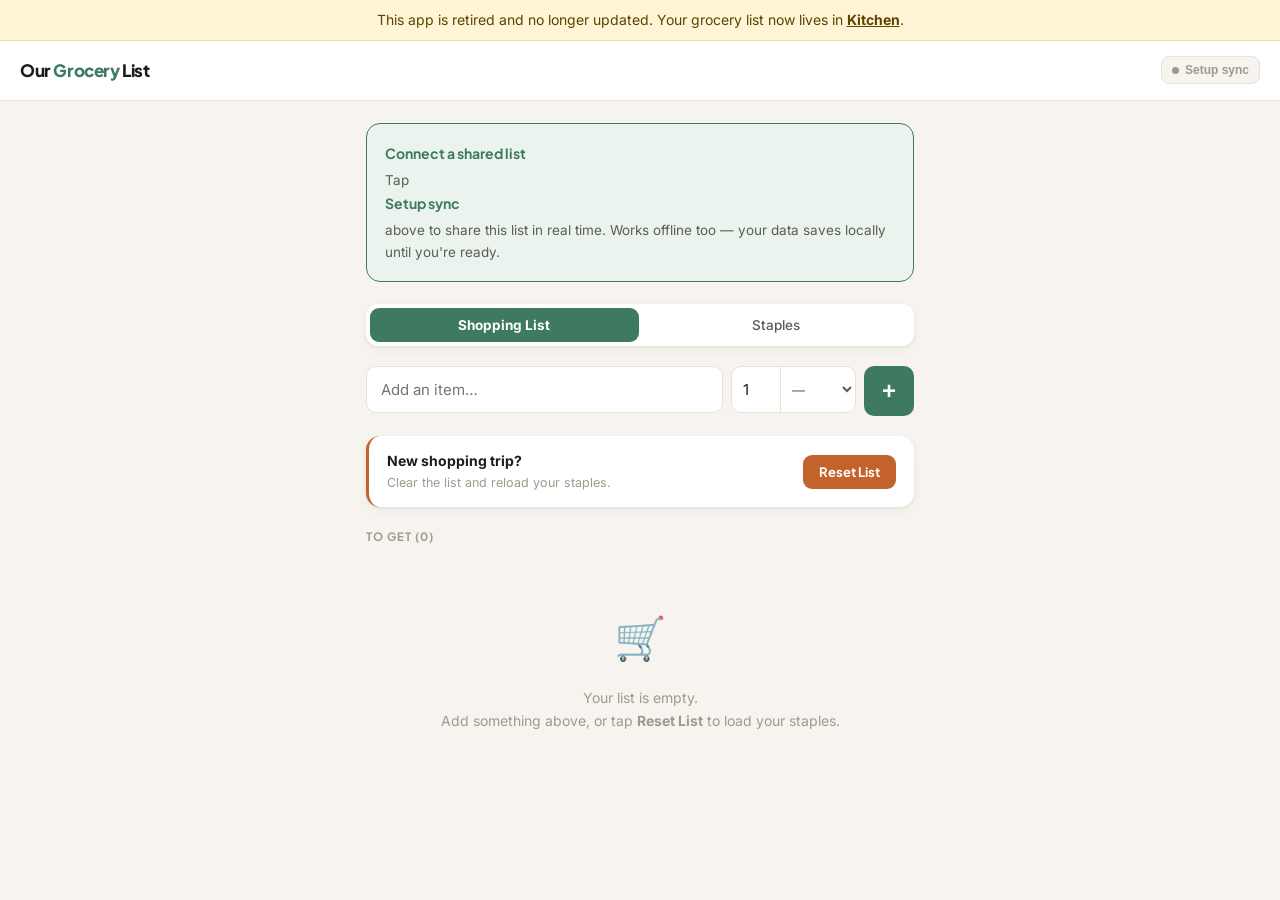
<file: groceries/index.html>
<!DOCTYPE html>
<html lang="en">
<head>
  <meta charset="UTF-8">
  <meta name="viewport" content="width=device-width, initial-scale=1.0, maximum-scale=1.0">
  <title>Our Grocery List</title>
  <link href="https://fonts.googleapis.com/css2?family=Plus+Jakarta+Sans:wght@400;500;600;700;800&family=Inter:wght@400;500;600&display=swap" rel="stylesheet">
  <style>
    *,*::before,*::after{box-sizing:border-box;margin:0;padding:0}
    :root{
      --bg:#F7F4EF;--card:#FFFFFF;
      --green:#3D7A5F;--green-light:#EAF3EE;
      --terra:#C4622D;--terra-light:#FAEDE6;
      --text:#1C1C1A;--text-mid:#5C5C55;--text-light:#A0998C;
      --border:#E8E2D9;--shadow:0 1px 3px rgba(28,28,26,0.07),0 4px 12px rgba(28,28,26,0.04);
      --radius:14px;--danger:#C0392B;--danger-light:#FDEEEC;
    }
    body{font-family:'Inter',sans-serif;background:var(--bg);color:var(--text);min-height:100vh;padding-bottom:48px;overflow-x:hidden}

    header{background:var(--card);border-bottom:1px solid var(--border);padding:0 20px;display:flex;align-items:center;justify-content:space-between;height:60px;position:sticky;top:0;z-index:100}
    .logo{font-family:'Plus Jakarta Sans',sans-serif;font-weight:800;font-size:17px;letter-spacing:-0.4px;color:var(--text)}
    .logo span{color:var(--green)}
    .sync-btn{display:flex;align-items:center;gap:6px;font-size:12px;font-weight:600;color:var(--text-light);cursor:pointer;padding:6px 10px;border-radius:8px;border:1.5px solid var(--border);background:var(--bg);transition:all 0.15s}
    .sync-btn:hover{border-color:var(--text-light);color:var(--text-mid)}
    .sync-dot{width:7px;height:7px;border-radius:50%;background:var(--text-light);transition:background 0.3s;flex-shrink:0}
    .sync-dot.ok{background:var(--green)}
    .sync-dot.error{background:var(--danger)}
    .sync-dot.syncing{background:#E8A020;animation:blink 1s infinite}
    @keyframes blink{0%,100%{opacity:1}50%{opacity:0.35}}

    main{max-width:580px;margin:0 auto;padding:22px 16px}

    .tabs{display:flex;gap:3px;background:var(--card);border-radius:12px;padding:4px;margin-bottom:20px;box-shadow:var(--shadow)}
    .tab-btn{flex:1;font-family:'Inter',sans-serif;font-size:13.5px;font-weight:500;color:var(--text-mid);background:none;border:none;padding:9px 12px;border-radius:9px;cursor:pointer;transition:all 0.15s}
    .tab-btn.active{background:var(--green);color:white;font-weight:700}

    .add-row{display:flex;gap:8px;margin-bottom:20px;align-items:flex-start}
    .add-inputs{flex:1;display:flex;gap:8px;min-width:0}
    .name-input{flex:2;min-width:0;font-family:'Inter',sans-serif;font-size:15px;color:var(--text);background:var(--card);border:1.5px solid var(--border);border-radius:10px;padding:13px 14px;outline:none;transition:border-color 0.15s,box-shadow 0.15s}
    .name-input:focus{border-color:var(--green);box-shadow:0 0 0 3px rgba(61,122,95,0.12)}
    .qty-wrap{display:flex;background:var(--card);border:1.5px solid var(--border);border-radius:10px;overflow:hidden;transition:border-color 0.15s}
    .qty-wrap:focus-within{border-color:var(--green)}
    .qty-input{width:48px;font-family:'Inter',sans-serif;font-size:15px;color:var(--text);background:none;border:none;padding:13px 4px 13px 11px;outline:none;-moz-appearance:textfield}
    .qty-input::-webkit-outer-spin-button,.qty-input::-webkit-inner-spin-button{-webkit-appearance:none}
    .unit-select{font-family:'Inter',sans-serif;font-size:13px;color:var(--text-mid);background:none;border:none;border-left:1.5px solid var(--border);padding:13px 8px 13px 7px;outline:none;cursor:pointer}
    .btn-add{width:50px;height:50px;flex-shrink:0;font-size:24px;font-weight:700;color:white;background:var(--green);border:none;border-radius:10px;cursor:pointer;transition:opacity 0.15s,transform 0.1s;display:flex;align-items:center;justify-content:center}
    .btn-add:hover{opacity:0.87}
    .btn-add:active{transform:scale(0.94)}

    .reset-banner{background:var(--card);border-radius:var(--radius);padding:16px 18px;box-shadow:var(--shadow);display:flex;align-items:center;justify-content:space-between;gap:16px;margin-bottom:22px;border-left:3px solid var(--terra)}
    .reset-text strong{font-size:14px;font-weight:700;display:block;margin-bottom:2px}
    .reset-text span{font-size:12.5px;color:var(--text-light)}
    .btn-reset{font-family:'Plus Jakarta Sans',sans-serif;font-size:13px;font-weight:700;padding:9px 16px;border-radius:9px;border:none;background:var(--terra);color:white;cursor:pointer;white-space:nowrap;flex-shrink:0;transition:opacity 0.15s}
    .btn-reset:hover{opacity:0.85}

    .section-header{display:flex;align-items:center;justify-content:space-between;margin-bottom:10px}
    .section-label{font-family:'Plus Jakarta Sans',sans-serif;font-size:11.5px;font-weight:700;text-transform:uppercase;letter-spacing:0.09em;color:var(--text-light)}
    .section-action{font-size:12px;font-weight:600;color:var(--text-light);background:none;border:none;cursor:pointer;padding:4px 8px;border-radius:6px;transition:all 0.15s}
    .section-action:hover{background:var(--border);color:var(--text-mid)}
    .section-action.danger:hover{background:var(--danger-light);color:var(--danger)}

    .item-list{display:flex;flex-direction:column;gap:7px;margin-bottom:24px}
    .grocery-item{background:var(--card);border-radius:12px;padding:14px 16px;display:flex;align-items:center;gap:14px;box-shadow:var(--shadow);cursor:pointer;transition:opacity 0.25s,transform 0.1s;-webkit-tap-highlight-color:transparent;user-select:none}
    .grocery-item:active{transform:scale(0.985)}
    .grocery-item.checked{opacity:0.38}
    .check-circle{width:27px;height:27px;border-radius:50%;border:2px solid var(--border);flex-shrink:0;display:flex;align-items:center;justify-content:center;transition:all 0.2s;background:white}
    .grocery-item.checked .check-circle{background:var(--green);border-color:var(--green)}
    .check-circle svg{display:none}
    .grocery-item.checked .check-circle svg{display:block}
    .item-info{flex:1;min-width:0}
    .item-name{font-size:15px;font-weight:600;color:var(--text);white-space:nowrap;overflow:hidden;text-overflow:ellipsis}
    .grocery-item.checked .item-name{text-decoration:line-through;color:var(--text-light)}
    .item-qty{font-size:12.5px;color:var(--text-light);margin-top:2px;font-weight:500}
    .delete-btn{background:none;border:none;color:var(--border);cursor:pointer;font-size:14px;padding:6px;border-radius:6px;transition:all 0.15s;flex-shrink:0}
    .delete-btn:hover{background:var(--danger-light);color:var(--danger)}

    .empty-state{text-align:center;padding:48px 20px;color:var(--text-light);font-size:14px;line-height:1.7}
    .empty-state .e{font-size:42px;display:block;margin-bottom:12px}

    .staples-info{background:var(--terra-light);border-radius:10px;padding:12px 16px;font-size:13px;color:var(--terra);font-weight:500;margin-bottom:20px;line-height:1.55;border-left:3px solid var(--terra)}
    .staple-item{background:var(--card);border-radius:12px;padding:14px 16px;display:flex;align-items:center;gap:14px;box-shadow:var(--shadow)}
    .staple-star{width:27px;height:27px;border-radius:50%;background:var(--terra-light);flex-shrink:0;display:flex;align-items:center;justify-content:center;font-size:13px}

    .setup-banner{background:var(--green-light);border:1.5px solid var(--green);border-radius:var(--radius);padding:18px;margin-bottom:22px;font-size:13.5px;color:var(--text-mid);line-height:1.6}
    .setup-banner strong{color:var(--green);font-family:'Plus Jakarta Sans',sans-serif;font-size:14px;display:block;margin-bottom:6px}

    .toast{position:fixed;bottom:24px;left:50%;transform:translateX(-50%) translateY(10px);background:var(--text);color:white;padding:11px 22px;border-radius:10px;font-size:14px;font-weight:600;opacity:0;transition:all 0.22s;pointer-events:none;z-index:9999;white-space:nowrap;box-shadow:0 4px 20px rgba(0,0,0,0.22)}
    .toast.show{opacity:1;transform:translateX(-50%) translateY(0)}

    .modal-overlay{position:fixed;inset:0;background:rgba(28,28,26,0.48);z-index:200;display:none;align-items:flex-end;justify-content:center}
    .modal-overlay.open{display:flex}
    .modal{background:var(--card);border-radius:20px 20px 0 0;padding:28px 22px 36px;width:100%;max-width:500px;box-shadow:0 -4px 40px rgba(28,28,26,0.15);max-height:90vh;overflow-y:auto}
    @media(min-width:520px){.modal-overlay{align-items:center;padding:20px}.modal{border-radius:var(--radius)}}
    .modal h3{font-family:'Plus Jakarta Sans',sans-serif;font-size:19px;font-weight:800;margin-bottom:8px}
    .modal p{font-size:13.5px;color:var(--text-mid);margin-bottom:18px;line-height:1.6}
    .modal label{font-size:12.5px;font-weight:600;color:var(--text-mid);display:block;margin-bottom:6px}
    .modal input[type=url]{width:100%;font-family:'Inter',sans-serif;font-size:14px;color:var(--text);background:var(--bg);border:1.5px solid var(--border);border-radius:9px;padding:11px 14px;outline:none;margin-bottom:18px}
    .modal input[type=url]:focus{border-color:var(--green)}
    .modal textarea{width:100%;height:90px;font-family:monospace;font-size:11px;padding:10px 12px;background:var(--bg);border:1.5px solid var(--border);border-radius:8px;resize:none;outline:none;margin-bottom:18px;line-height:1.5;color:var(--text-mid)}
    .modal ol{font-size:13px;color:var(--text-mid);line-height:1.85;padding-left:18px;margin-bottom:18px}
    .modal ol a{color:var(--green);font-weight:600;text-decoration:none}
    .modal-btns{display:flex;gap:8px}
    .btn-save{flex:1;font-family:'Plus Jakarta Sans',sans-serif;font-size:15px;font-weight:700;color:white;background:var(--green);border:none;border-radius:10px;padding:13px;cursor:pointer;transition:opacity 0.15s}
    .btn-save:hover{opacity:0.87}
    .btn-cancel{font-family:'Inter',sans-serif;font-size:14px;font-weight:600;color:var(--text-mid);background:none;border:1.5px solid var(--border);border-radius:10px;padding:13px 20px;cursor:pointer;transition:all 0.15s}
    .btn-cancel:hover{border-color:var(--text-mid)}
    /* retired-app notice (this app was folded into Kitchen) */
    .retired{background:#FFF4D6;color:#5C4400;border-bottom:1px solid #EBD9A6;padding:10px 16px;font-size:14px;line-height:1.4;text-align:center}
    .retired a{color:inherit;font-weight:700}
  </style>
</head>
<body>

<div class="retired">This app is retired and no longer updated. Your grocery list now lives in <a href="../kitchen/">Kitchen</a>.</div>

<header>
  <div class="logo">Our <span>Grocery</span> List</div>
  <button class="sync-btn" onclick="openSettings()">
    <div class="sync-dot" id="sync-dot"></div>
    <span id="sync-label">Setup sync</span>
  </button>
</header>

<main>
  <div id="setup-banner" class="setup-banner" style="display:none">
    <strong>Connect a shared list</strong>
    Tap <strong>Setup sync</strong> above to share this list in real time. Works offline too — your data saves locally until you're ready.
  </div>

  <div class="tabs">
    <button class="tab-btn active" id="tab-list-btn"    onclick="switchTab('list')">Shopping List</button>
    <button class="tab-btn"        id="tab-staples-btn" onclick="switchTab('staples')">Staples</button>
  </div>

  <!-- LIST -->
  <div id="tab-list">
    <div class="add-row">
      <div class="add-inputs">
        <input class="name-input" type="text" id="item-name" placeholder="Add an item…" onkeydown="if(event.key==='Enter')addItem()">
        <div class="qty-wrap">
          <input class="qty-input" type="number" id="item-qty" value="1" min="1" max="999">
          <select class="unit-select" id="item-unit">
            <option value="">—</option>
            <option>lbs</option><option>oz</option><option>kg</option><option>g</option>
            <option>pkg</option><option>bag</option><option>box</option><option>can</option>
            <option>bottle</option><option>bunch</option><option>loaf</option>
            <option>dozen</option><option>gal</option><option>L</option>
          </select>
        </div>
      </div>
      <button class="btn-add" onclick="addItem()">+</button>
    </div>

    <div class="reset-banner">
      <div class="reset-text">
        <strong>New shopping trip?</strong>
        <span>Clear the list and reload your staples.</span>
      </div>
      <button class="btn-reset" onclick="resetList()">Reset List</button>
    </div>

    <div class="section-header">
      <span class="section-label" id="active-label">To get</span>
      <button class="section-action danger" id="clear-btn" onclick="clearChecked()" style="display:none">Clear checked</button>
    </div>
    <div class="item-list" id="active-list"></div>

    <div id="checked-section" style="display:none">
      <div class="section-header" style="margin-top:4px">
        <span class="section-label">In cart</span>
      </div>
      <div class="item-list" id="checked-list"></div>
    </div>
  </div>

  <!-- STAPLES -->
  <div id="tab-staples" style="display:none">
    <div class="staples-info">
      Add the things you buy almost every week. Tap <strong>Reset List</strong> on the shopping list tab to load them all at once.
    </div>
    <div class="add-row">
      <div class="add-inputs">
        <input class="name-input" type="text" id="staple-name" placeholder="Add a staple…" onkeydown="if(event.key==='Enter')addStaple()">
        <div class="qty-wrap">
          <input class="qty-input" type="number" id="staple-qty" value="1" min="1">
          <select class="unit-select" id="staple-unit">
            <option value="">—</option>
            <option>lbs</option><option>oz</option><option>kg</option><option>g</option>
            <option>pkg</option><option>bag</option><option>box</option><option>can</option>
            <option>bottle</option><option>bunch</option><option>loaf</option>
            <option>dozen</option><option>gal</option><option>L</option>
          </select>
        </div>
      </div>
      <button class="btn-add" onclick="addStaple()">+</button>
    </div>
    <div class="section-header">
      <span class="section-label" id="staples-label">Staples</span>
      <button class="section-action danger" onclick="clearAllStaples()">Clear all</button>
    </div>
    <div class="item-list" id="staples-list"></div>
  </div>
</main>

<!-- SYNC MODAL -->
<div class="modal-overlay" id="settings-modal">
  <div class="modal">
    <h3>Sync Setup</h3>
    <p>Connect a Google Sheet so both of you see the same list in real time. Only one of you needs to do steps 1–4, then share the URL with the other.</p>
    <ol>
      <li>Go to <a href="https://sheets.google.com" target="_blank">sheets.google.com</a> and create a new sheet called <strong>Grocery List</strong>.</li>
      <li>Click <strong>Extensions &rarr; Apps Script</strong>, delete any existing code, paste in the script below, and save.</li>
      <li>Click <strong>Deploy &rarr; New deployment</strong>. Type: <em>Web app</em>. Execute as: <em>Me</em>. Access: <em>Anyone</em>. Click <strong>Deploy</strong>.</li>
      <li>Copy the Web App URL it gives you and paste it below. Share that same URL with the other person — they paste it here too.</li>
    </ol>
    <label>Apps Script code (click to select all, then copy):</label>
    <textarea readonly onclick="this.select()">function doGet(e){var ss=SpreadsheetApp.getActiveSpreadsheet(),a=e.parameter.action;if(a==='read'){var i=ss.getSheetByName('Items')||ss.insertSheet('Items'),s=ss.getSheetByName('Staples')||ss.insertSheet('Staples');return ContentService.createTextOutput(JSON.stringify({items:i.getDataRange().getValues(),staples:s.getDataRange().getValues()})).setMimeType(ContentService.MimeType.JSON)}return ContentService.createTextOutput('ok')}
function doPost(e){var ss=SpreadsheetApp.getActiveSpreadsheet(),d=JSON.parse(e.postData.contents),sh=ss.getSheetByName(d.sheet==='items'?'Items':'Staples')||(d.sheet==='items'?ss.insertSheet('Items'):ss.insertSheet('Staples'));sh.clearContents();if(d.rows&&d.rows.length)sh.getRange(1,1,d.rows.length,d.rows[0].length).setValues(d.rows);return ContentService.createTextOutput('ok')}</textarea>
    <label>Web App URL:</label>
    <input type="url" id="sheet-url" placeholder="https://script.google.com/macros/s/…/exec">
    <div class="modal-btns">
      <button class="btn-cancel" onclick="closeSettings()">Cancel</button>
      <button class="btn-save"   onclick="saveSettings()">Connect</button>
    </div>
  </div>
</div>

<div class="toast" id="toast"></div>

<script>
let items=[],staples=[],currentTab='list',sheetUrl=localStorage.getItem('grocery_sheet_url')||'',syncTimer=null;
const $=id=>document.getElementById(id),uid=()=>Date.now().toString(36)+Math.random().toString(36).slice(2,6),esc=s=>String(s).replace(/&/g,'&amp;').replace(/</g,'&lt;').replace(/>/g,'&gt;');

function toast(msg){const t=$('toast');t.textContent=msg;t.classList.add('show');setTimeout(()=>t.classList.remove('show'),2300)}
function setSyncStatus(s){const dot=$('sync-dot'),lbl=$('sync-label');dot.className='sync-dot'+(s!=='none'?' '+s:'');lbl.textContent={none:'Setup sync',ok:'Synced',error:'Sync error',syncing:'Syncing\u2026'}[s]}

function saveLocal(){localStorage.setItem('grocery_items',JSON.stringify(items));localStorage.setItem('grocery_staples',JSON.stringify(staples))}
function loadLocal(){items=JSON.parse(localStorage.getItem('grocery_items')||'[]');staples=JSON.parse(localStorage.getItem('grocery_staples')||'[]')}

function toRows(arr,t){return t==='items'?arr.map(i=>[i.id,i.name,i.qty,i.unit,i.checked?'1':'0']):arr.map(s=>[s.id,s.name,s.qty,s.unit])}
function fromRows(rows,t){return t==='items'?rows.filter(r=>r[0]).map(r=>({id:String(r[0]),name:String(r[1]),qty:Number(r[2])||1,unit:String(r[3]||''),checked:r[4]==='1'||r[4]===true})):rows.filter(r=>r[0]).map(r=>({id:String(r[0]),name:String(r[1]),qty:Number(r[2])||1,unit:String(r[3]||'')}))}

async function push(){if(!sheetUrl)return;setSyncStatus('syncing');try{await fetch(sheetUrl,{method:'POST',body:JSON.stringify({sheet:'items',rows:toRows(items,'items')})});await fetch(sheetUrl,{method:'POST',body:JSON.stringify({sheet:'staples',rows:toRows(staples,'staples')})});setSyncStatus('ok')}catch(e){setSyncStatus('error')}}
async function pull(){if(!sheetUrl)return;setSyncStatus('syncing');try{const res=await fetch(sheetUrl+'?action=read'),data=await res.json();items=fromRows(data.items||[],'items');staples=fromRows(data.staples||[],'staples');saveLocal();render();setSyncStatus('ok')}catch(e){setSyncStatus('error');loadLocal();render()}}
function schedulePush(){saveLocal();clearTimeout(syncTimer);syncTimer=setTimeout(push,700)}
function startPolling(){if(!sheetUrl)return;setInterval(()=>{if(!document.hidden)pull()},15000)}

function switchTab(t){currentTab=t;$('tab-list').style.display=t==='list'?'block':'none';$('tab-staples').style.display=t==='staples'?'block':'none';$('tab-list-btn').className='tab-btn'+(t==='list'?' active':'');$('tab-staples-btn').className='tab-btn'+(t==='staples'?' active':'')}

function addItem(){const name=$('item-name').value.trim();if(!name){$('item-name').focus();return}items.push({id:uid(),name,qty:parseFloat($('item-qty').value)||1,unit:$('item-unit').value,checked:false});$('item-name').value='';$('item-qty').value='1';$('item-unit').value='';$('item-name').focus();schedulePush();render();toast('Added!')}
function toggleCheck(id){items=items.map(i=>i.id===id?{...i,checked:!i.checked}:i);schedulePush();render()}
function deleteItem(id,e){e.stopPropagation();items=items.filter(i=>i.id!==id);schedulePush();render()}
function clearChecked(){items=items.filter(i=>!i.checked);schedulePush();render();toast('Checked items cleared.')}
function resetList(){if(!confirm('Start a fresh shopping trip? This clears the whole list and reloads your staples.'))return;items=staples.map(s=>({id:uid(),name:s.name,qty:s.qty,unit:s.unit,checked:false}));schedulePush();render();toast('List reset!')}

function addStaple(){const name=$('staple-name').value.trim();if(!name){$('staple-name').focus();return}staples.push({id:uid(),name,qty:parseFloat($('staple-qty').value)||1,unit:$('staple-unit').value});$('staple-name').value='';$('staple-qty').value='1';$('staple-unit').value='';$('staple-name').focus();schedulePush();render();toast('Staple saved!')}
function deleteStaple(id,e){e.stopPropagation();staples=staples.filter(s=>s.id!==id);schedulePush();render()}
function clearAllStaples(){if(!confirm('Remove all staples?'))return;staples=[];schedulePush();render();toast('Staples cleared.')}

function qtyStr(item){const q=item.qty&&item.qty!==1?item.qty:(item.unit?'':'');return[q,item.unit].filter(Boolean).join(' ')}

function renderGroceryItem(item){const qs=qtyStr(item);return`<div class="grocery-item ${item.checked?'checked':''}" onclick="toggleCheck('${item.id}')"><div class="check-circle"><svg width="12" height="9" viewBox="0 0 12 9" fill="none"><path d="M1 4.5L4.5 8L11 1" stroke="white" stroke-width="2.2" stroke-linecap="round" stroke-linejoin="round"/></svg></div><div class="item-info"><div class="item-name">${esc(item.name)}</div>${qs?`<div class="item-qty">${esc(qs)}</div>`:''}</div><button class="delete-btn" onclick="deleteItem('${item.id}',event)">&#x2715;</button></div>`}
function renderStapleItem(s){const qs=qtyStr(s);return`<div class="staple-item"><div class="staple-star">&#11088;</div><div class="item-info"><div class="item-name">${esc(s.name)}</div>${qs?`<div class="item-qty">${esc(qs)}</div>`:''}</div><button class="delete-btn" onclick="deleteStaple('${s.id}',event)">&#x2715;</button></div>`}

function render(){
  const active=items.filter(i=>!i.checked),checked=items.filter(i=>i.checked);
  $('active-label').textContent=`To get (${active.length})`;
  $('active-list').innerHTML=active.length===0&&checked.length===0?`<div class="empty-state"><span class="e">&#x1F6D2;</span>Your list is empty.<br>Add something above, or tap <strong>Reset List</strong> to load your staples.</div>`:active.map(renderGroceryItem).join('');
  const hasChecked=checked.length>0;
  $('checked-section').style.display=hasChecked?'block':'none';
  $('clear-btn').style.display=hasChecked?'inline-block':'none';
  if(hasChecked)$('checked-list').innerHTML=checked.map(renderGroceryItem).join('');
  $('staples-label').textContent=`Staples (${staples.length})`;
  $('staples-list').innerHTML=staples.length===0?`<div class="empty-state"><span class="e">&#11088;</span>No staples yet.<br>Add things you buy every week &#8212; milk, eggs, bread&hellip;</div>`:staples.map(renderStapleItem).join('');
  $('setup-banner').style.display=sheetUrl?'none':'block';
}

function openSettings(){$('sheet-url').value=sheetUrl;$('settings-modal').classList.add('open')}
function closeSettings(){$('settings-modal').classList.remove('open')}
function saveSettings(){const url=$('sheet-url').value.trim();if(url&&!url.startsWith('https://script.google.com')){alert("That doesn't look right — the URL should start with https://script.google.com");return}sheetUrl=url;localStorage.setItem('grocery_sheet_url',url);closeSettings();if(url){toast('Connecting\u2026');pull().then(()=>{toast('Synced! \u2713');startPolling()})}else{setSyncStatus('none');render()}}

loadLocal();
if(sheetUrl){setSyncStatus('syncing');pull().then(startPolling)}else{setSyncStatus('none');render()}
</script>
</body>
</html>
</file>
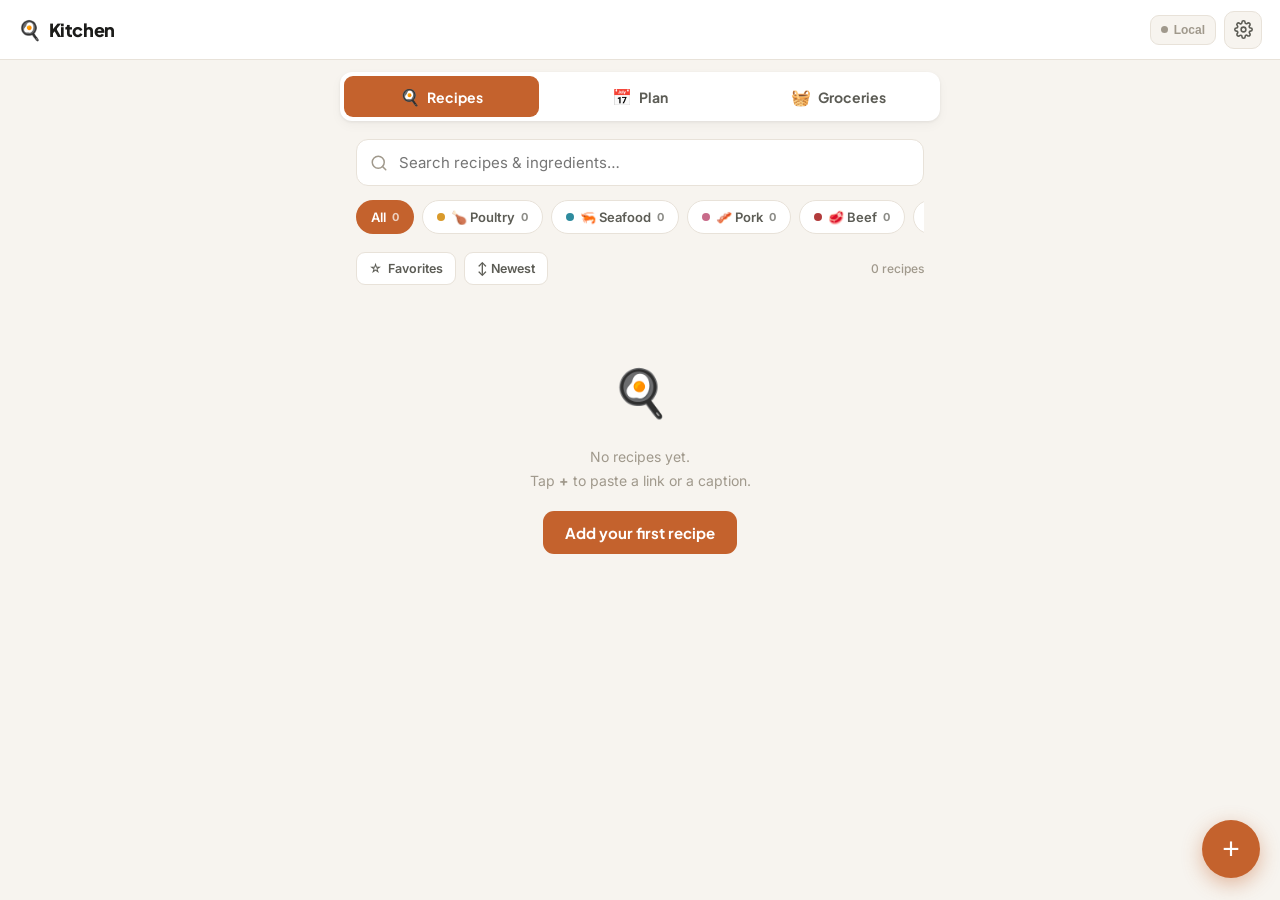
<file: kitchen/index.html>
<!DOCTYPE html>
<html lang="en">
<head>
  <meta charset="UTF-8">
  <meta name="viewport" content="width=device-width, initial-scale=1.0, maximum-scale=1.0, viewport-fit=cover">
  <title>Kitchen</title>
  <meta name="theme-color" content="#C4622D">
  <meta name="apple-mobile-web-app-capable" content="yes">
  <meta name="mobile-web-app-capable" content="yes">
  <meta name="apple-mobile-web-app-status-bar-style" content="default">
  <meta name="apple-mobile-web-app-title" content="Kitchen">
  <link href="https://fonts.googleapis.com/css2?family=Plus+Jakarta+Sans:wght@400;500;600;700;800&family=Inter:wght@400;500;600&display=swap" rel="stylesheet">
  <style>
    *,*::before,*::after{box-sizing:border-box;margin:0;padding:0}
    :root{
      --bg:#F7F4EF;--card:#FFFFFF;
      --green:#3D7A5F;--green-light:#EAF3EE;
      --terra:#C4622D;--terra-dark:#A9501F;--terra-light:#FAEDE6;
      --text:#1C1C1A;--text-mid:#5C5C55;--text-light:#A0998C;
      --border:#E8E2D9;--shadow:0 1px 3px rgba(28,28,26,0.07),0 4px 12px rgba(28,28,26,0.04);
      --radius:14px;--danger:#C0392B;--danger-light:#FDEEEC;
      --plan:#5A6BB5;--plan-light:#EAEDF7;
      /* category accents */
      --cat-poultry:#D99A2B;--cat-poultry-l:#FBF1DC;
      --cat-seafood:#2E8B9E;--cat-seafood-l:#E1F0F3;
      --cat-pork:#C86B8A;--cat-pork-l:#F8E8EE;
      --cat-beef:#B23B3B;--cat-beef-l:#F8E4E4;
      --cat-vegetables:#4E9A5A;--cat-vegetables-l:#E6F2E8;
      --cat-soup:#D2762E;--cat-soup-l:#FBEBDD;
      --cat-dessert:#9B6BB5;--cat-dessert-l:#F1E9F6;
      --cat-others:#7A8590;--cat-others-l:#EDF0F2;
    }
    html{-webkit-text-size-adjust:100%}
    body{font-family:'Inter',sans-serif;background:var(--bg);color:var(--text);min-height:100vh;padding-bottom:calc(40px + env(safe-area-inset-bottom))}

    header{background:var(--card);border-bottom:1px solid var(--border);padding:0 18px;padding-top:env(safe-area-inset-top);display:flex;align-items:center;justify-content:space-between;height:calc(60px + env(safe-area-inset-top));position:sticky;top:0;z-index:100}
    .logo{font-family:'Plus Jakarta Sans',sans-serif;font-weight:800;font-size:18px;letter-spacing:-0.4px;color:var(--text);display:flex;align-items:center;gap:7px;cursor:pointer}
    .logo span{color:var(--terra)}
    .logo .emoji{font-size:19px}
    .head-right{display:flex;align-items:center;gap:8px}
    .sync-btn{display:flex;align-items:center;gap:6px;font-size:12px;font-weight:600;color:var(--text-light);cursor:pointer;padding:7px 10px;border-radius:9px;border:1.5px solid var(--border);background:var(--bg);transition:all 0.15s}
    .sync-btn:hover{border-color:var(--text-light);color:var(--text-mid)}
    .sync-dot{width:7px;height:7px;border-radius:50%;background:var(--text-light);transition:background 0.3s;flex-shrink:0}
    .sync-dot.ok{background:var(--green)}
    .sync-dot.error{background:var(--danger)}
    .sync-dot.syncing{background:#E8A020;animation:blink 1s infinite}
    @keyframes blink{0%,100%{opacity:1}50%{opacity:0.35}}
    .icon-btn{width:38px;height:38px;display:flex;align-items:center;justify-content:center;border-radius:10px;border:1.5px solid var(--border);background:var(--bg);cursor:pointer;color:var(--text-mid);transition:all .15s;flex-shrink:0}
    .icon-btn:hover{border-color:var(--text-light)}

    /* top-level mode switch (Recipes | Groceries) */
    .mode-bar{position:sticky;top:calc(60px + env(safe-area-inset-top));z-index:80;background:var(--bg);padding:12px 16px 0}
    .mode-tabs{max-width:600px;margin:0 auto;display:flex;gap:4px;background:var(--card);border-radius:12px;padding:4px;box-shadow:var(--shadow)}
    .mode-btn{flex:1;min-width:0;font-family:'Plus Jakarta Sans',sans-serif;font-size:clamp(12.5px,3.4vw,14px);font-weight:700;color:var(--text-mid);background:none;border:none;padding:10px clamp(6px,2.2vw,12px);border-radius:9px;cursor:pointer;transition:all 0.15s;display:flex;align-items:center;justify-content:center;gap:clamp(4px,1.4vw,7px);white-space:nowrap;overflow:hidden}
    .mode-btn .emoji{font-size:clamp(14px,4vw,16px);flex-shrink:0}
    .mode-btn.active{color:#fff}
    #mode-recipes.active{background:var(--terra)}
    #mode-plan.active{background:var(--plan)}
    #mode-groceries.active{background:var(--green)}

    main{max-width:600px;margin:0 auto;padding:18px 16px}

    /* search + controls */
    .search-wrap{position:relative;margin-bottom:14px}
    .search-input{width:100%;font-family:'Inter',sans-serif;font-size:15px;color:var(--text);background:var(--card);border:1.5px solid var(--border);border-radius:12px;padding:13px 14px 13px 42px;outline:none;transition:border-color 0.15s,box-shadow 0.15s}
    .search-input:focus{border-color:var(--terra);box-shadow:0 0 0 3px rgba(196,98,45,0.12)}
    .search-icon{position:absolute;left:14px;top:50%;transform:translateY(-50%);color:var(--text-light);pointer-events:none}

    .chips{display:flex;gap:8px;overflow-x:auto;padding-bottom:4px;margin-bottom:14px;-webkit-overflow-scrolling:touch;scrollbar-width:none}
    .chips::-webkit-scrollbar{display:none}
    .chip{flex-shrink:0;font-family:'Inter',sans-serif;font-size:13px;font-weight:600;color:var(--text-mid);background:var(--card);border:1.5px solid var(--border);border-radius:999px;padding:8px 14px;cursor:pointer;white-space:nowrap;transition:all 0.15s;display:flex;align-items:center;gap:6px}
    .chip .cnt{font-size:11px;font-weight:700;opacity:0.7}
    .chip.active{color:#fff;border-color:transparent}
    .chip .dot{width:8px;height:8px;border-radius:50%}

    .controls{display:flex;align-items:center;gap:8px;margin-bottom:16px;flex-wrap:wrap}
    .ctrl-btn{font-family:'Inter',sans-serif;font-size:12.5px;font-weight:600;color:var(--text-mid);background:var(--card);border:1.5px solid var(--border);border-radius:9px;padding:8px 12px;cursor:pointer;transition:all 0.15s;display:flex;align-items:center;gap:6px}
    .ctrl-btn.on{background:var(--terra-light);border-color:var(--terra);color:var(--terra-dark)}
    .ctrl-spacer{flex:1}
    .count-label{font-size:12px;color:var(--text-light);font-weight:500}

    /* recipe cards */
    .recipe-grid{display:block}
    .recipe-grid .ci-row:last-child{border-bottom:none}
    .rcard{background:var(--card);border-radius:var(--radius);box-shadow:var(--shadow);overflow:hidden;cursor:pointer;display:flex;transition:transform 0.1s;-webkit-tap-highlight-color:transparent;position:relative}
    .rcard:active{transform:scale(0.99)}
    .rcard-photo{width:104px;flex-shrink:0;background-size:cover;background-position:center;position:relative;min-height:104px}
    .rcard-photo.placeholder{display:flex;align-items:center;justify-content:center;font-size:36px}
    .rcard-body{flex:1;padding:14px 14px 14px 15px;min-width:0;display:flex;flex-direction:column;justify-content:center}
    .rcard-title{font-family:'Plus Jakarta Sans',sans-serif;font-size:16px;font-weight:700;line-height:1.28;color:var(--text);margin-bottom:8px;display:-webkit-box;-webkit-line-clamp:2;-webkit-box-orient:vertical;overflow:hidden}
    .rcard-meta{display:flex;align-items:center;gap:8px;flex-wrap:wrap}
    .cat-tag{font-size:11px;font-weight:700;padding:3px 9px;border-radius:999px;display:inline-flex;align-items:center;gap:4px}
    .rcard-cooked{font-size:11.5px;color:var(--text-light);font-weight:500}
    .fav-star{position:absolute;top:8px;right:8px;width:32px;height:32px;border-radius:50%;background:rgba(255,255,255,0.92);display:flex;align-items:center;justify-content:center;cursor:pointer;font-size:16px;box-shadow:0 1px 4px rgba(0,0,0,0.12);z-index:2;transition:transform .1s}
    .fav-star:active{transform:scale(0.85)}
    .fav-star.off{color:var(--text-light)}
    .fav-star.on{color:#E8A020}

    .empty-state{text-align:center;padding:52px 20px;color:var(--text-light);font-size:14px;line-height:1.7}
    .empty-state .e{font-size:46px;display:block;margin-bottom:14px}
    .empty-state .btn-primary{margin-top:18px;display:inline-block}

    /* floating add button (recipes) */
    .fab{position:fixed;right:20px;bottom:calc(22px + env(safe-area-inset-bottom));width:58px;height:58px;border-radius:50%;background:var(--terra);color:#fff;border:none;font-size:30px;font-weight:400;box-shadow:0 6px 20px rgba(196,98,45,0.42);cursor:pointer;z-index:90;display:flex;align-items:center;justify-content:center;transition:transform .12s}
    .fab:active{transform:scale(0.9)}

    /* generic screens (add/edit/detail) render into #screen overlay */
    .screen{position:fixed;inset:0;background:var(--bg);z-index:150;overflow-y:auto;display:none;flex-direction:column;padding-bottom:calc(30px + env(safe-area-inset-bottom))}
    .screen.open{display:flex}
    .screen-head{background:var(--card);border-bottom:1px solid var(--border);padding:0 12px;padding-top:env(safe-area-inset-top);display:flex;align-items:center;gap:8px;height:calc(56px + env(safe-area-inset-top));position:sticky;top:0;z-index:10}
    .back-btn{width:40px;height:40px;display:flex;align-items:center;justify-content:center;border-radius:10px;background:none;border:none;cursor:pointer;color:var(--text);flex-shrink:0}
    .screen-title{font-family:'Plus Jakarta Sans',sans-serif;font-size:16px;font-weight:800;flex:1;white-space:nowrap;overflow:hidden;text-overflow:ellipsis}
    .screen-body{padding:18px 16px;max-width:600px;margin:0 auto;width:100%}

    /* forms */
    label.fl{font-family:'Plus Jakarta Sans',sans-serif;font-size:11.5px;font-weight:700;text-transform:uppercase;letter-spacing:0.07em;color:var(--text-light);display:block;margin-bottom:7px;margin-top:18px}
    label.fl:first-child{margin-top:0}
    .fin,textarea.fin{width:100%;font-family:'Inter',sans-serif;font-size:15px;color:var(--text);background:var(--card);border:1.5px solid var(--border);border-radius:11px;padding:12px 14px;outline:none;transition:border-color 0.15s,box-shadow 0.15s}
    .fin:focus,textarea.fin:focus{border-color:var(--terra);box-shadow:0 0 0 3px rgba(196,98,45,0.12)}
    textarea.fin{resize:vertical;line-height:1.55;min-height:120px}
    textarea.paste-box{min-height:200px;font-size:15px}
    .row2{display:flex;gap:10px}
    .row2>div{flex:1}
    .hint{font-size:12.5px;color:var(--text-light);margin-top:6px;line-height:1.5}

    .cat-picker{display:flex;flex-wrap:wrap;gap:8px}
    .cat-opt{font-size:13px;font-weight:600;padding:9px 13px;border-radius:10px;border:1.5px solid var(--border);background:var(--card);cursor:pointer;display:flex;align-items:center;gap:6px;color:var(--text-mid);transition:all .12s}
    .cat-opt.sel{color:#fff;border-color:transparent}

    .btn-primary{font-family:'Plus Jakarta Sans',sans-serif;font-size:15px;font-weight:700;color:#fff;background:var(--terra);border:none;border-radius:11px;padding:14px;cursor:pointer;transition:opacity .15s;width:100%;text-align:center}
    .btn-primary:hover{opacity:0.9}
    .btn-primary:active{opacity:0.8}
    .btn-secondary{font-family:'Inter',sans-serif;font-size:14px;font-weight:600;color:var(--text-mid);background:var(--card);border:1.5px solid var(--border);border-radius:11px;padding:13px;cursor:pointer;width:100%;transition:all .15s}
    .btn-secondary:hover{border-color:var(--text-mid)}
    .form-actions{margin-top:26px;display:flex;flex-direction:column;gap:10px}

    /* import screen */
    .import-tabs{display:flex;gap:6px;background:var(--card);border-radius:12px;padding:4px;margin-bottom:18px;box-shadow:var(--shadow)}
    .it-btn{flex:1;font-size:13.5px;font-weight:600;color:var(--text-mid);background:none;border:none;padding:10px;border-radius:9px;cursor:pointer;transition:all .15s}
    .it-btn.active{background:var(--terra);color:#fff;font-weight:700}
    .import-note{background:var(--terra-light);border-left:3px solid var(--terra);border-radius:10px;padding:12px 14px;font-size:13px;color:var(--terra-dark);line-height:1.55;margin-bottom:16px}
    .sr-card{display:flex;align-items:center;background:var(--card);border-radius:var(--radius);box-shadow:var(--shadow);cursor:pointer;overflow:hidden;-webkit-tap-highlight-color:transparent;transition:transform .1s;margin-bottom:10px}
    .sr-card:active{transform:scale(0.98)}
    .sr-img{width:80px;height:80px;flex-shrink:0;background-size:cover;background-position:center;background-color:var(--terra-light)}
    .sr-img.empty{display:flex;align-items:center;justify-content:center;font-size:28px}
    .sr-body{flex:1;padding:12px 14px 12px 14px;min-width:0}
    .sr-title{font-family:'Plus Jakarta Sans',sans-serif;font-size:14.5px;font-weight:700;line-height:1.3;color:var(--text);display:-webkit-box;-webkit-line-clamp:2;-webkit-box-orient:vertical;overflow:hidden}
    .sr-source{font-size:11.5px;color:var(--text-light);margin-top:4px;font-weight:500}

    /* detail view */
    .detail-hero{width:100%;height:230px;background-size:cover;background-position:center;background-color:var(--cat-others-l)}
    .detail-hero.placeholder{display:flex;align-items:center;justify-content:center;font-size:64px}
    .detail-body{padding:20px 18px;max-width:600px;margin:0 auto;width:100%}
    .detail-title{font-family:'Plus Jakarta Sans',sans-serif;font-size:24px;font-weight:800;line-height:1.2;letter-spacing:-0.4px;margin-bottom:12px}
    .detail-metarow{display:flex;align-items:center;gap:10px;flex-wrap:wrap;margin-bottom:8px}
    .meta-pill{font-size:12.5px;color:var(--text-mid);background:var(--card);border:1px solid var(--border);border-radius:8px;padding:6px 11px;font-weight:600;display:flex;align-items:center;gap:5px}
    .source-link{font-size:12.5px;color:var(--terra);font-weight:600;text-decoration:none}
    .detail-section{margin-top:24px}
    .detail-section h3{font-family:'Plus Jakarta Sans',sans-serif;font-size:15px;font-weight:800;margin-bottom:12px;display:flex;align-items:center;gap:8px}
    .ing-list{display:flex;flex-direction:column;gap:2px}
    .ing-item{display:flex;align-items:flex-start;gap:12px;padding:11px 12px;border-radius:10px;cursor:pointer;-webkit-tap-highlight-color:transparent;transition:background .12s;user-select:none}
    .ing-item:active{background:var(--terra-light)}
    .ing-check{width:22px;height:22px;border-radius:6px;border:2px solid var(--border);flex-shrink:0;display:flex;align-items:center;justify-content:center;background:#fff;margin-top:1px;transition:all .15s}
    .ing-item.checked .ing-check{background:var(--terra);border-color:var(--terra)}
    .ing-item .ing-check svg{display:none}
    .ing-item.checked .ing-check svg{display:block}
    .ing-item.checked .ing-text{text-decoration:line-through;color:var(--text-light)}
    .ing-text{font-size:15px;line-height:1.4;padding-top:1px}
    .ing-head{display:flex;align-items:center;justify-content:space-between;gap:10px;margin-bottom:12px}
    .ing-head h3{margin-bottom:0}
    .serv-stepper{display:flex;align-items:center;gap:6px;background:var(--card);border:1px solid var(--border);border-radius:10px;padding:4px 6px}
    .ss-btn{width:26px;height:26px;border-radius:7px;border:1px solid var(--border);background:#fff;font-size:17px;font-weight:700;line-height:1;color:var(--text-mid);cursor:pointer;display:flex;align-items:center;justify-content:center;-webkit-tap-highlight-color:transparent}
    .ss-btn:active{background:var(--terra-light);border-color:var(--terra)}
    .ss-val{font-size:13px;color:var(--text-mid);font-weight:600;min-width:54px;text-align:center}
    .ss-val b{color:var(--text);font-weight:800}
    .ss-reset{border:none;background:none;color:var(--terra);font-size:12.5px;font-weight:700;cursor:pointer;padding:0 2px 0 4px}
    .step-list{display:flex;flex-direction:column;gap:14px;counter-reset:step}
    .step-item{display:flex;gap:13px;align-items:flex-start}
    .step-num{width:26px;height:26px;border-radius:50%;background:var(--terra-light);color:var(--terra-dark);font-weight:800;font-size:13px;display:flex;align-items:center;justify-content:center;flex-shrink:0;font-family:'Plus Jakarta Sans',sans-serif}
    .step-text{font-size:15px;line-height:1.55;padding-top:2px}
    .notes-box{background:var(--card);border:1px solid var(--border);border-radius:11px;padding:14px;font-size:14px;line-height:1.6;color:var(--text-mid);white-space:pre-wrap}
    .detail-actions{margin-top:28px;display:grid;grid-template-columns:1fr 1fr;gap:10px}
    .detail-actions .full{grid-column:1/-1}
    .da-btn{font-family:'Inter',sans-serif;font-size:14px;font-weight:600;padding:13px 10px;border-radius:11px;border:1.5px solid var(--border);background:var(--card);cursor:pointer;color:var(--text-mid);transition:all .15s;display:flex;align-items:center;justify-content:center;gap:7px}
    .da-btn:hover{border-color:var(--text-mid)}
    .da-btn.danger{color:var(--danger);border-color:transparent;background:var(--danger-light)}
    .da-btn.accent{color:#fff;background:var(--terra);border-color:transparent}
    .da-btn.cook{color:#fff;background:var(--green);border-color:transparent}

    /* cook mode */
    #cook{position:fixed;inset:0;background:#1C1C1A;color:#fff;z-index:300;display:none;flex-direction:column;padding:env(safe-area-inset-top) 0 env(safe-area-inset-bottom)}
    #cook.open{display:flex}
    .cook-top{display:flex;align-items:center;justify-content:space-between;padding:16px 18px}
    .cook-progress{font-size:14px;font-weight:600;color:#C4B8A8;letter-spacing:0.03em}
    .cook-x{background:rgba(255,255,255,0.1);border:none;color:#fff;width:40px;height:40px;border-radius:10px;font-size:18px;cursor:pointer}
    .cook-bar{height:4px;background:rgba(255,255,255,0.12);margin:0 18px;border-radius:2px;overflow:hidden}
    .cook-bar-fill{height:100%;background:var(--terra);transition:width .3s;border-radius:2px}
    .cook-stage{flex:1;display:flex;flex-direction:column;justify-content:center;padding:24px 28px;position:relative}
    .cook-stepnum{font-family:'Plus Jakarta Sans',sans-serif;font-size:14px;font-weight:700;text-transform:uppercase;letter-spacing:0.12em;color:var(--terra);margin-bottom:20px}
    .cook-text{font-family:'Plus Jakarta Sans',sans-serif;font-size:28px;font-weight:600;line-height:1.4;letter-spacing:-0.3px}
    .cook-tap-l,.cook-tap-r{position:absolute;top:0;bottom:0;width:28%;cursor:pointer}
    .cook-tap-l{left:0}.cook-tap-r{right:0}
    .cook-nav{display:flex;gap:12px;padding:16px 18px}
    .cook-nav button{flex:1;font-family:'Plus Jakarta Sans',sans-serif;font-size:16px;font-weight:700;padding:16px;border-radius:13px;border:none;cursor:pointer;transition:opacity .15s}
    .cook-prev{background:rgba(255,255,255,0.12);color:#fff}
    .cook-prev:disabled{opacity:0.35}
    .cook-next{background:var(--terra);color:#fff}
    .cook-peek-btn{position:absolute;bottom:16px;left:50%;transform:translateX(-50%);background:rgba(255,255,255,0.1);border:none;color:#C4B8A8;font-size:12.5px;font-weight:600;padding:8px 16px;border-radius:999px;cursor:pointer;white-space:nowrap}
    .cook-drawer{position:fixed;left:0;right:0;bottom:0;background:#2A2A27;border-radius:20px 20px 0 0;max-height:60vh;overflow-y:auto;transform:translateY(101%);transition:transform .28s;z-index:310;padding:20px 22px calc(28px + env(safe-area-inset-bottom))}
    .cook-drawer.open{transform:translateY(0)}
    .cook-drawer h4{font-family:'Plus Jakarta Sans',sans-serif;font-size:15px;font-weight:800;margin-bottom:14px;color:#fff;display:flex;justify-content:space-between;align-items:center}
    .cook-drawer h4 button{background:rgba(255,255,255,0.1);border:none;color:#fff;width:32px;height:32px;border-radius:8px;font-size:15px;cursor:pointer}
    .cook-drawer li{list-style:none;font-size:15px;line-height:1.5;color:#E4DED4;padding:8px 0;border-bottom:1px solid rgba(255,255,255,0.07)}

    /* ===== GROCERIES ===== */
    .tabs{display:flex;gap:3px;background:var(--card);border-radius:12px;padding:4px;margin-bottom:20px;box-shadow:var(--shadow)}
    .tab-btn{flex:1;font-family:'Inter',sans-serif;font-size:13.5px;font-weight:500;color:var(--text-mid);background:none;border:none;padding:9px 12px;border-radius:9px;cursor:pointer;transition:all 0.15s}
    .tab-btn.active{background:var(--green);color:white;font-weight:700}

    .add-row{display:flex;gap:8px;margin-bottom:20px;align-items:flex-start}
    .add-inputs{flex:1;display:flex;gap:8px;min-width:0}
    .name-input{flex:2;min-width:0;font-family:'Inter',sans-serif;font-size:15px;color:var(--text);background:var(--card);border:1.5px solid var(--border);border-radius:10px;padding:13px 14px;outline:none;transition:border-color 0.15s,box-shadow 0.15s}
    .name-input:focus{border-color:var(--green);box-shadow:0 0 0 3px rgba(61,122,95,0.12)}
    .qty-wrap{display:flex;background:var(--card);border:1.5px solid var(--border);border-radius:10px;overflow:hidden;transition:border-color 0.15s}
    .qty-wrap:focus-within{border-color:var(--green)}
    .qty-input{width:48px;font-family:'Inter',sans-serif;font-size:15px;color:var(--text);background:none;border:none;padding:13px 4px 13px 11px;outline:none;-moz-appearance:textfield}
    .qty-input::-webkit-outer-spin-button,.qty-input::-webkit-inner-spin-button{-webkit-appearance:none}
    .unit-select{font-family:'Inter',sans-serif;font-size:13px;color:var(--text-mid);background:none;border:none;border-left:1.5px solid var(--border);padding:13px 8px 13px 7px;outline:none;cursor:pointer}
    .btn-add{width:50px;height:50px;flex-shrink:0;font-size:24px;font-weight:700;color:white;background:var(--green);border:none;border-radius:10px;cursor:pointer;transition:opacity 0.15s,transform 0.1s;display:flex;align-items:center;justify-content:center}
    .btn-add:hover{opacity:0.87}
    .btn-add:active{transform:scale(0.94)}

    .reset-banner{background:var(--card);border-radius:var(--radius);padding:16px 18px;box-shadow:var(--shadow);display:flex;align-items:center;justify-content:space-between;gap:16px;margin-bottom:22px;border-left:3px solid var(--terra)}
    .reset-text strong{font-size:14px;font-weight:700;display:block;margin-bottom:2px}
    .reset-text span{font-size:12.5px;color:var(--text-light)}
    .btn-reset{font-family:'Plus Jakarta Sans',sans-serif;font-size:13px;font-weight:700;padding:9px 16px;border-radius:9px;border:none;background:var(--terra);color:white;cursor:pointer;white-space:nowrap;flex-shrink:0;transition:opacity 0.15s}
    .btn-reset:hover{opacity:0.85}

    .section-header{display:flex;align-items:center;justify-content:space-between;margin-bottom:10px}
    .section-label{font-family:'Plus Jakarta Sans',sans-serif;font-size:11.5px;font-weight:700;text-transform:uppercase;letter-spacing:0.09em;color:var(--text-light)}
    .section-action{font-size:12px;font-weight:600;color:var(--text-light);background:none;border:none;cursor:pointer;padding:4px 8px;border-radius:6px;transition:all 0.15s}
    .section-action:hover{background:var(--border);color:var(--text-mid)}
    .section-action.danger:hover{background:var(--danger-light);color:var(--danger)}

    .item-list{display:flex;flex-direction:column;gap:7px;margin-bottom:24px}
    .grocery-item{background:var(--card);border-radius:12px;padding:14px 16px;display:flex;align-items:center;gap:14px;box-shadow:var(--shadow);cursor:pointer;transition:opacity 0.25s,transform 0.1s;-webkit-tap-highlight-color:transparent;user-select:none}
    .grocery-item:active{transform:scale(0.985)}
    .grocery-item.checked{opacity:0.38}
    .check-circle{width:27px;height:27px;border-radius:50%;border:2px solid var(--border);flex-shrink:0;display:flex;align-items:center;justify-content:center;transition:all 0.2s;background:white}
    .grocery-item.checked .check-circle{background:var(--green);border-color:var(--green)}
    .check-circle svg{display:none}
    .grocery-item.checked .check-circle svg{display:block}
    .item-info{flex:1;min-width:0}
    .item-name{font-size:15px;font-weight:600;color:var(--text);white-space:nowrap;overflow:hidden;text-overflow:ellipsis}
    .grocery-item.checked .item-name{text-decoration:line-through;color:var(--text-light)}
    .item-qty{font-size:12.5px;color:var(--text-light);margin-top:2px;font-weight:500}
    .delete-btn{background:none;border:none;color:var(--border);cursor:pointer;font-size:14px;padding:6px;border-radius:6px;transition:all 0.15s;flex-shrink:0}
    .delete-btn:hover{background:var(--danger-light);color:var(--danger)}

    .staples-info{background:var(--terra-light);border-radius:10px;padding:12px 16px;font-size:13px;color:var(--terra);font-weight:500;margin-bottom:20px;line-height:1.55;border-left:3px solid var(--terra)}
    .staple-item{background:var(--card);border-radius:12px;padding:14px 16px;display:flex;align-items:center;gap:14px;box-shadow:var(--shadow)}
    .staple-star{width:27px;height:27px;border-radius:50%;background:var(--terra-light);flex-shrink:0;display:flex;align-items:center;justify-content:center;font-size:13px}

    .setup-banner{background:var(--green-light);border:1.5px solid var(--green);border-radius:var(--radius);padding:18px;margin-bottom:22px;font-size:13.5px;color:var(--text-mid);line-height:1.6}
    .setup-banner strong{color:var(--green);font-family:'Plus Jakarta Sans',sans-serif;font-size:14px;display:block;margin-bottom:6px}

    /* toast */
    .toast{position:fixed;bottom:calc(24px + env(safe-area-inset-bottom));left:50%;transform:translateX(-50%) translateY(10px);background:var(--text);color:#fff;padding:12px 18px;border-radius:11px;font-size:14px;font-weight:600;opacity:0;transition:all 0.22s;pointer-events:none;z-index:9999;box-shadow:0 4px 20px rgba(0,0,0,0.22);display:flex;align-items:center;gap:14px;max-width:90vw}
    .toast.show{opacity:1;transform:translateX(-50%) translateY(0);pointer-events:auto}
    .toast button{background:none;border:none;color:#F0B060;font-weight:700;font-size:14px;cursor:pointer;padding:0;white-space:nowrap}

    /* modal */
    .modal-overlay{position:fixed;inset:0;background:rgba(28,28,26,0.48);z-index:400;display:none;align-items:flex-end;justify-content:center}
    .modal-overlay.open{display:flex}
    .modal{background:var(--card);border-radius:20px 20px 0 0;padding:26px 22px calc(32px + env(safe-area-inset-bottom));width:100%;max-width:520px;box-shadow:0 -4px 40px rgba(28,28,26,0.15);max-height:90vh;overflow-y:auto}
    @media(min-width:540px){.modal-overlay{align-items:center;padding:20px}.modal{border-radius:var(--radius);padding-bottom:32px}}
    .modal h3{font-family:'Plus Jakarta Sans',sans-serif;font-size:19px;font-weight:800;margin-bottom:8px}
    .modal p{font-size:13.5px;color:var(--text-mid);margin-bottom:16px;line-height:1.6}
    .modal label{font-size:12.5px;font-weight:600;color:var(--text-mid);display:block;margin-bottom:6px;margin-top:14px}
    .modal input[type=url]{width:100%;font-family:'Inter',sans-serif;font-size:14px;color:var(--text);background:var(--bg);border:1.5px solid var(--border);border-radius:9px;padding:11px 14px;outline:none}
    .modal input[type=url]:focus{border-color:var(--terra)}
    .modal textarea{width:100%;height:80px;font-family:monospace;font-size:10.5px;padding:10px 12px;background:var(--bg);border:1.5px solid var(--border);border-radius:8px;resize:none;outline:none;margin-top:6px;line-height:1.5;color:var(--text-mid)}
    .modal ol{font-size:12.5px;color:var(--text-mid);line-height:1.8;padding-left:18px;margin:8px 0 4px}
    .modal ol a{color:var(--terra);font-weight:600;text-decoration:none}
    .modal-btns{display:flex;gap:8px;margin-top:20px}
    .modal-btns .btn-primary{padding:13px}
    .btn-cancel{font-family:'Inter',sans-serif;font-size:14px;font-weight:600;color:var(--text-mid);background:none;border:1.5px solid var(--border);border-radius:11px;padding:13px 20px;cursor:pointer;transition:all 0.15s;flex-shrink:0}
    .btn-cancel:hover{border-color:var(--text-mid)}
    details.adv{margin-top:14px;border-top:1px solid var(--border);padding-top:12px}
    details.adv summary{font-size:12.5px;font-weight:600;color:var(--text-light);cursor:pointer}

    /* grocery send checklist */
    .gsend-list{display:flex;flex-direction:column;gap:2px;max-height:44vh;overflow-y:auto;margin:6px -6px 0}
    .gsend-item{display:flex;align-items:center;gap:12px;padding:10px 8px;border-radius:9px;cursor:pointer;-webkit-tap-highlight-color:transparent}
    .gsend-item:active{background:var(--bg)}
    .gsend-check{width:22px;height:22px;border-radius:6px;border:2px solid var(--border);flex-shrink:0;display:flex;align-items:center;justify-content:center;background:#fff}
    .gsend-item.on .gsend-check{background:var(--green);border-color:var(--green)}
    .gsend-item .gsend-check svg{display:none}
    .gsend-item.on .gsend-check svg{display:block}
    .gsend-item span{font-size:14.5px;line-height:1.4}
    .gsend-item:not(.on) span{color:var(--text-light)}

    /* ===== MEAL PLAN ===== */
    .plan-nav{display:flex;align-items:center;justify-content:space-between;gap:10px;margin-bottom:16px}
    .plan-nav-btn{width:40px;height:40px;display:flex;align-items:center;justify-content:center;border-radius:10px;border:1.5px solid var(--border);background:var(--card);cursor:pointer;color:var(--text-mid);font-size:20px;flex-shrink:0}
    .plan-nav-btn:hover{border-color:var(--text-light)}
    .plan-week{font-family:'Plus Jakarta Sans',sans-serif;font-weight:800;font-size:15px;text-align:center;flex:1}
    .plan-week small{display:block;font-weight:600;font-size:11.5px;color:var(--text-light);margin-top:2px}
    .day-card{background:var(--card);border-radius:var(--radius);box-shadow:var(--shadow);padding:12px 14px;margin-bottom:10px;border-left:3px solid transparent}
    .day-card.today{border-left-color:var(--plan)}
    .day-head{display:flex;align-items:baseline;gap:8px;margin-bottom:8px}
    .day-name{font-family:'Plus Jakarta Sans',sans-serif;font-weight:700;font-size:14px}
    .day-date{font-size:12px;color:var(--text-light);font-weight:500}
    .day-today-tag{margin-left:auto;font-size:10.5px;font-weight:700;color:var(--plan);background:var(--plan-light);padding:2px 8px;border-radius:999px}
    .plan-recipe{display:flex;align-items:center;gap:10px;padding:7px 0;cursor:pointer}
    .plan-thumb{width:40px;height:40px;border-radius:9px;background-size:cover;background-position:center;flex-shrink:0;display:flex;align-items:center;justify-content:center;font-size:19px}
    .plan-r-info{flex:1;min-width:0}
    .plan-r-title{font-size:14px;font-weight:600;white-space:nowrap;overflow:hidden;text-overflow:ellipsis}
    .plan-r-serv{font-size:11.5px;color:var(--text-light);margin-top:1px}
    .plan-empty{font-size:12.5px;color:var(--text-light);padding:2px 0 6px}
    .plan-add{width:100%;font-size:13px;font-weight:600;color:var(--plan);background:none;border:1.5px dashed var(--border);border-radius:9px;padding:9px;cursor:pointer;margin-top:4px;transition:all .15s}
    .plan-add:hover{border-color:var(--plan);background:var(--plan-light)}
    .build-btn{width:100%;font-family:'Plus Jakarta Sans',sans-serif;font-size:15px;font-weight:700;color:#fff;background:var(--plan);border:none;border-radius:12px;padding:15px;cursor:pointer;margin-top:8px;box-shadow:0 4px 14px rgba(90,107,181,0.32);transition:opacity .15s}
    .build-btn:hover{opacity:0.9}
    .build-btn:disabled{opacity:0.4;box-shadow:none}
    .da-btn.plan{color:#fff;background:var(--plan);border-color:transparent}

    /* picker list (reused for add-to-day) */
    .pick-row{display:flex;align-items:center;gap:12px;padding:11px 8px;border-radius:10px;cursor:pointer;-webkit-tap-highlight-color:transparent}
    .pick-row:active{background:var(--bg)}
    .pick-thumb{width:44px;height:44px;border-radius:9px;background-size:cover;background-position:center;flex-shrink:0;display:flex;align-items:center;justify-content:center;font-size:20px}
    .pick-title{flex:1;font-size:15px;font-weight:600;min-width:0}

    /* review modal (aisle-grouped) */
    .rev-aisle{font-family:'Plus Jakarta Sans',sans-serif;font-size:11px;font-weight:800;text-transform:uppercase;letter-spacing:0.08em;color:var(--text-light);margin:14px 4px 4px}
    .rev-aisle:first-child{margin-top:2px}
    .rev-qty{color:var(--text-light);font-weight:500}
    .rev-badge{font-size:10.5px;font-weight:700;padding:2px 7px;border-radius:999px;margin-left:auto;flex-shrink:0}
    .rev-badge.staple{color:var(--terra);background:var(--terra-light)}
    .rev-badge.count{color:var(--green);background:var(--green-light)}
    .rev-badge.inlist{color:var(--text-light);background:var(--bg)}
    .datepick{display:flex;flex-wrap:wrap;gap:8px;margin-top:4px}
    .datepick button{font-size:13px;font-weight:600;padding:9px 12px;border-radius:10px;border:1.5px solid var(--border);background:var(--card);cursor:pointer;color:var(--text-mid);transition:all .12s}
    .datepick button:hover{border-color:var(--plan);color:var(--plan)}
    .datepick button b{display:block;font-family:'Plus Jakarta Sans',sans-serif;font-size:14px;color:var(--text)}

    /* ===== compact index rows (recipe home) ===== */
    .ci-row{display:flex;align-items:center;gap:13px;padding:11px 2px;border-bottom:1px solid var(--border);cursor:pointer;-webkit-tap-highlight-color:transparent}
    .ci-row:active{background:var(--terra-light)}
    .ci-thumb{width:52px;height:52px;border-radius:13px;flex-shrink:0;display:flex;align-items:center;justify-content:center;font-size:24px;background-size:cover;background-position:center}
    .ci-info{flex:1;min-width:0}
    .ci-name{font-family:'Plus Jakarta Sans',sans-serif;font-size:15px;font-weight:700;line-height:1.25;white-space:nowrap;overflow:hidden;text-overflow:ellipsis}
    .ci-meta{display:flex;align-items:center;gap:7px;margin-top:5px}
    .ci-dot{width:6px;height:6px;border-radius:50%;flex-shrink:0}
    .ci-catname{font-size:11.5px;font-weight:600;color:var(--text-mid)}
    .ci-time{font-size:11.5px;color:var(--text-light);font-weight:500}
    .ci-fav{border:none;background:none;font-size:20px;width:34px;flex-shrink:0;cursor:pointer;padding:4px;line-height:1;-webkit-tap-highlight-color:transparent}
    .ci-fav.on{color:#E8A020}.ci-fav.off{color:var(--text-light)}
    .ci-add{width:34px;height:34px;border-radius:10px;border:1.5px solid var(--border);background:var(--card);color:var(--green);font-size:19px;flex-shrink:0;display:flex;align-items:center;justify-content:center;cursor:pointer;-webkit-tap-highlight-color:transparent;transition:all .12s}
    .ci-add:active{background:var(--green-light);border-color:var(--green)}

    /* ===== smart shopping list ===== */
    .prog-wrap{display:flex;align-items:center;gap:10px;margin:0 0 18px}
    .prog-track{flex:1;height:7px;background:var(--border);border-radius:4px;overflow:hidden}
    .prog-fill{height:100%;background:var(--green);border-radius:4px;transition:width .3s}
    .prog-label{font-size:12px;font-weight:700;color:var(--green);font-family:'Plus Jakarta Sans',sans-serif;white-space:nowrap}
    .count-badge{font-size:11px;font-weight:800;color:var(--green);background:var(--green-light);border-radius:999px;padding:2px 7px;margin-left:7px;vertical-align:middle}
    .from-tag{display:inline-flex;align-items:center;gap:4px;font-size:11px;font-weight:600;color:var(--terra);background:var(--terra-light);padding:2px 8px;border-radius:999px;margin-top:5px;max-width:100%;overflow:hidden;white-space:nowrap;text-overflow:ellipsis}
    /* swipeable row */
    .sw{position:relative;overflow:hidden;border-bottom:1px solid var(--border);touch-action:pan-y}
    .sw-behind{position:absolute;inset:0;display:flex;align-items:center;font-family:'Plus Jakarta Sans',sans-serif;font-size:12.5px;font-weight:700;color:#fff;gap:6px;opacity:0}
    .sw-behind.del{background:var(--danger);justify-content:flex-end;padding-right:20px}
    .sw-behind.chk{background:var(--green);justify-content:flex-start;padding-left:20px}
    .sw-front{position:relative;background:var(--bg);will-change:transform}
    .sw-row{display:flex;align-items:center;gap:13px;padding:11px 2px}
    .sw-row .item-info{flex:1;min-width:0}
    .sw-row .item-name{font-size:15px;font-weight:600;color:var(--text);white-space:normal}
    .sw.done .item-name{text-decoration:line-through;color:var(--text-light)}
    .sw.done .sw-front{opacity:.5}
    .sw .check-circle{cursor:pointer}
    .sw.done .check-circle{background:var(--green);border-color:var(--green)}
    .sw.done .check-circle svg{display:block}
    .sw-qty{font-size:12.5px;color:var(--text-light);font-weight:500;flex-shrink:0}

    /* ===== detail "already have it" ===== */
    .smart-note{background:var(--green-light);border-left:3px solid var(--green);border-radius:10px;padding:12px 14px;font-size:13px;color:var(--green);font-weight:500;line-height:1.55;margin-bottom:14px}
    .smart-note strong{font-weight:800}
    .have-badge{font-size:11px;font-weight:700;padding:3px 9px;border-radius:999px;display:inline-flex;align-items:center;gap:4px;flex-shrink:0;margin-left:auto}
    .have-badge.list{color:var(--green);background:var(--green-light)}
    .have-badge.staple{color:var(--terra);background:var(--terra-light)}
    .ing-item.have{align-items:center}
  </style>
</head>
<body>

<header>
  <div class="logo" onclick="goHome()"><span class="emoji">🍳</span>Kitchen</div>
  <div class="head-right">
    <button class="sync-btn" onclick="manualSync()" title="Sync now">
      <div class="sync-dot" id="sync-dot"></div>
      <span id="sync-label">Local</span>
    </button>
    <button class="icon-btn" onclick="openSettings()" aria-label="Settings">
      <svg width="19" height="19" viewBox="0 0 24 24" fill="none" stroke="currentColor" stroke-width="2" stroke-linecap="round" stroke-linejoin="round"><circle cx="12" cy="12" r="3"/><path d="M19.4 15a1.65 1.65 0 0 0 .33 1.82l.06.06a2 2 0 1 1-2.83 2.83l-.06-.06a1.65 1.65 0 0 0-1.82-.33 1.65 1.65 0 0 0-1 1.51V21a2 2 0 0 1-4 0v-.09A1.65 1.65 0 0 0 9 19.4a1.65 1.65 0 0 0-1.82.33l-.06.06a2 2 0 1 1-2.83-2.83l.06-.06a1.65 1.65 0 0 0 .33-1.82 1.65 1.65 0 0 0-1.51-1H3a2 2 0 0 1 0-4h.09A1.65 1.65 0 0 0 4.6 9a1.65 1.65 0 0 0-.33-1.82l-.06-.06a2 2 0 1 1 2.83-2.83l.06.06a1.65 1.65 0 0 0 1.82.33H9a1.65 1.65 0 0 0 1-1.51V3a2 2 0 0 1 4 0v.09a1.65 1.65 0 0 0 1 1.51 1.65 1.65 0 0 0 1.82-.33l.06-.06a2 2 0 1 1 2.83 2.83l-.06.06a1.65 1.65 0 0 0-.33 1.82V9a1.65 1.65 0 0 0 1.51 1H21a2 2 0 0 1 0 4h-.09a1.65 1.65 0 0 0-1.51 1z"/></svg>
    </button>
  </div>
</header>

<!-- top-level mode switch -->
<div class="mode-bar">
  <div class="mode-tabs">
    <button class="mode-btn active" id="mode-recipes" onclick="setMode('recipes')"><span class="emoji">🍳</span>Recipes</button>
    <button class="mode-btn" id="mode-plan" onclick="setMode('plan')"><span class="emoji">📅</span>Plan</button>
    <button class="mode-btn" id="mode-groceries" onclick="setMode('groceries')"><span class="emoji">🧺</span>Groceries</button>
  </div>
</div>

<!-- ============================================================
     RECIPES APP
     ============================================================ -->
<div id="recipes-app">
  <main id="home-view">
    <div class="search-wrap">
      <svg class="search-icon" width="18" height="18" viewBox="0 0 24 24" fill="none" stroke="currentColor" stroke-width="2" stroke-linecap="round" stroke-linejoin="round"><circle cx="11" cy="11" r="8"/><path d="M21 21l-4.35-4.35"/></svg>
      <input class="search-input" id="search" type="search" placeholder="Search recipes & ingredients…" oninput="render()">
    </div>
    <div class="chips" id="chips"></div>
    <div class="controls">
      <button class="ctrl-btn" id="fav-btn" onclick="toggleFavFilter()">
        <span id="fav-star-ico">☆</span> Favorites
      </button>
      <button class="ctrl-btn" id="sort-btn" onclick="toggleSort()">↕ Newest</button>
      <div class="ctrl-spacer"></div>
      <span class="count-label" id="count-label"></span>
    </div>
    <div class="recipe-grid" id="grid"></div>
  </main>

  <button class="fab" onclick="openImport()" aria-label="Add recipe">+</button>
</div>

<!-- ============================================================
     MEAL PLAN APP
     ============================================================ -->
<div id="plan-app" style="display:none">
  <main>
    <div class="plan-nav">
      <button class="plan-nav-btn" onclick="planShiftWeek(-1)" aria-label="Previous week">‹</button>
      <div class="plan-week" id="plan-week-label">This week</div>
      <button class="plan-nav-btn" onclick="planShiftWeek(1)" aria-label="Next week">›</button>
    </div>
    <div id="plan-days"></div>
    <button class="build-btn" id="build-btn" onclick="buildGroceryFromWeek()">🧺 Build grocery list</button>
  </main>
</div>

<!-- ============================================================
     GROCERIES APP
     ============================================================ -->
<div id="groceries-app" style="display:none">
  <main>
    <div id="setup-banner" class="setup-banner" style="display:none">
      <strong>Connect a shared list</strong>
      Tap the sync button up top to back up and share this list across devices. Works offline too — your data saves locally until you connect.
    </div>

    <div class="tabs">
      <button class="tab-btn active" id="tab-list-btn"    onclick="switchGTab('list')">Shopping List</button>
      <button class="tab-btn"        id="tab-staples-btn" onclick="switchGTab('staples')">Staples</button>
    </div>

    <!-- LIST -->
    <div id="tab-list">
      <div class="prog-wrap" id="prog-wrap" style="display:none">
        <div class="prog-track"><div class="prog-fill" id="prog-fill"></div></div>
        <span class="prog-label" id="prog-label"></span>
      </div>
      <div class="add-row">
        <div class="add-inputs">
          <input class="name-input" type="text" id="item-name" placeholder="Add an item…" onkeydown="if(event.key==='Enter')addItem()">
          <div class="qty-wrap">
            <input class="qty-input" type="number" id="item-qty" value="1" min="1" max="999">
            <select class="unit-select" id="item-unit">
              <option value="">—</option>
              <option>lbs</option><option>oz</option><option>kg</option><option>g</option>
              <option>pkg</option><option>bag</option><option>box</option><option>can</option>
              <option>bottle</option><option>bunch</option><option>loaf</option>
              <option>dozen</option><option>gal</option><option>L</option>
            </select>
          </div>
        </div>
        <button class="btn-add" onclick="addItem()">+</button>
      </div>

      <div class="reset-banner">
        <div class="reset-text">
          <strong>New shopping trip?</strong>
          <span>Clear the list and reload your staples.</span>
        </div>
        <button class="btn-reset" onclick="resetList()">Reset List</button>
      </div>

      <div class="section-header">
        <span class="section-label" id="active-label">To get</span>
        <button class="section-action danger" id="clear-btn" onclick="clearChecked()" style="display:none">Clear checked</button>
      </div>
      <div class="item-list" id="active-list"></div>

      <div id="checked-section" style="display:none">
        <div class="section-header" style="margin-top:4px">
          <span class="section-label">In cart</span>
        </div>
        <div class="item-list" id="checked-list"></div>
      </div>
    </div>

    <!-- STAPLES -->
    <div id="tab-staples" style="display:none">
      <div class="staples-info">
        Add the things you buy almost every week. Tap <strong>Reset List</strong> on the shopping list tab to load them all at once.
      </div>
      <div class="add-row">
        <div class="add-inputs">
          <input class="name-input" type="text" id="staple-name" placeholder="Add a staple…" onkeydown="if(event.key==='Enter')addStaple()">
          <div class="qty-wrap">
            <input class="qty-input" type="number" id="staple-qty" value="1" min="1">
            <select class="unit-select" id="staple-unit">
              <option value="">—</option>
              <option>lbs</option><option>oz</option><option>kg</option><option>g</option>
              <option>pkg</option><option>bag</option><option>box</option><option>can</option>
              <option>bottle</option><option>bunch</option><option>loaf</option>
              <option>dozen</option><option>gal</option><option>L</option>
            </select>
          </div>
        </div>
        <button class="btn-add" onclick="addStaple()">+</button>
      </div>
      <div class="section-header">
        <span class="section-label" id="staples-label">Staples</span>
        <button class="section-action danger" onclick="clearAllStaples()">Clear all</button>
      </div>
      <div class="item-list" id="staples-list"></div>
    </div>
  </main>
</div>

<!-- ============ IMPORT SCREEN ============ -->
<div class="screen" id="import-screen">
  <div class="screen-head">
    <button class="back-btn" onclick="closeScreen('import-screen')" aria-label="Back">
      <svg width="24" height="24" viewBox="0 0 24 24" fill="none" stroke="currentColor" stroke-width="2" stroke-linecap="round" stroke-linejoin="round"><path d="M19 12H5M12 19l-7-7 7-7"/></svg>
    </button>
    <div class="screen-title">Add a Recipe</div>
  </div>
  <div class="screen-body">
    <div class="import-tabs">
      <button class="it-btn active" id="imp-tab-paste" onclick="setImportTab('paste')">Paste</button>
      <button class="it-btn" id="imp-tab-search" onclick="setImportTab('search')">Search</button>
      <button class="it-btn" id="imp-tab-photo" onclick="setImportTab('photo')">Photo</button>
      <button class="it-btn" id="imp-tab-blank" onclick="setImportTab('blank')">Blank</button>
    </div>
    <div id="imp-search" style="display:none">
      <div class="import-note">Search for recipes across the web. Tap a result to import the full recipe.</div>
      <div style="display:flex;gap:8px">
        <input class="fin" id="search-query" type="search" placeholder="e.g. chicken tikka masala" onkeydown="if(event.key==='Enter')doWebSearch()">
        <button class="btn-primary" id="web-search-btn" onclick="doWebSearch()" style="width:auto;padding:12px 20px;flex-shrink:0">Search</button>
      </div>
      <div id="search-results" style="margin-top:16px"></div>
    </div>
    <div id="imp-paste">
      <div class="import-note" id="imp-hint">Paste an <strong>Instagram or Threads link</strong>, a <strong>recipe link</strong>, or the <strong>caption text</strong> from a post. I'll detect which and pull it apart — if a caption links out to a full recipe, I'll follow it. You can fix anything on the next screen.</div>
      <textarea class="fin paste-box" id="paste-box" placeholder="Paste an Instagram reel link&#10;https://www.instagram.com/reel/…&#10;&#10;— or a recipe link —&#10;https://…&#10;&#10;— or the caption text —&#10;&#10;Creamy Tuscan Chicken 🍗&#10;Ingredients:&#10;- 2 chicken breasts&#10;- ½ cup cream&#10;…"></textarea>
      <div class="form-actions">
        <button class="btn-primary" id="parse-btn" onclick="doParse()">Parse recipe</button>
      </div>
    </div>
    <div id="imp-photo" style="display:none">
      <div class="import-note">Take a photo of a <strong>written or printed recipe</strong> — a cookbook page, a recipe card, grandma's notes — and I'll read the text off it. Clear, well-lit, straight-on shots work best. You can fix anything on the next screen.</div>
      <input type="file" id="photo-input" accept="image/*" style="display:none" onchange="photoPicked(this)">
      <div class="form-actions">
        <button class="btn-primary" id="photo-btn" onclick="$('photo-input').click()">📷 Choose a photo</button>
      </div>
    </div>
    <div id="imp-blank" style="display:none">
      <div class="import-note">Start from a blank recipe and type it in yourself.</div>
      <div class="form-actions">
        <button class="btn-primary" onclick="startBlank()">New blank recipe</button>
      </div>
    </div>
  </div>
</div>

<!-- ============ EDIT / PREVIEW SCREEN ============ -->
<div class="screen" id="edit-screen">
  <div class="screen-head">
    <button class="back-btn" onclick="closeScreen('edit-screen')" aria-label="Back">
      <svg width="24" height="24" viewBox="0 0 24 24" fill="none" stroke="currentColor" stroke-width="2" stroke-linecap="round" stroke-linejoin="round"><path d="M19 12H5M12 19l-7-7 7-7"/></svg>
    </button>
    <div class="screen-title" id="edit-heading">Review & Save</div>
  </div>
  <div class="screen-body">
    <label class="fl">Title</label>
    <input class="fin" id="e-title" placeholder="Recipe title">

    <label class="fl">Category</label>
    <div class="cat-picker" id="e-catpicker"></div>

    <label class="fl">Image URL</label>
    <input class="fin" id="e-image" placeholder="https://… (optional)">

    <div class="row2">
      <div>
        <label class="fl">Servings</label>
        <input class="fin" id="e-servings" placeholder="4">
      </div>
      <div>
        <label class="fl">Prep</label>
        <input class="fin" id="e-prep" placeholder="15 min">
      </div>
      <div>
        <label class="fl">Cook</label>
        <input class="fin" id="e-cook" placeholder="30 min">
      </div>
    </div>

    <label class="fl">Ingredients <span style="text-transform:none;font-weight:500;color:var(--text-light)">— one per line</span></label>
    <textarea class="fin" id="e-ingredients" placeholder="2 chicken breasts&#10;1 cup rice&#10;…"></textarea>

    <label class="fl">Steps <span style="text-transform:none;font-weight:500;color:var(--text-light)">— one per line</span></label>
    <textarea class="fin" id="e-steps" placeholder="Season the chicken…&#10;Sear 5 min per side…"></textarea>

    <label class="fl">Notes</label>
    <textarea class="fin" id="e-notes" style="min-height:70px" placeholder="Anything else…"></textarea>

    <input type="hidden" id="e-source">

    <div class="form-actions">
      <button class="btn-primary" onclick="saveRecipe()">Save recipe</button>
    </div>
  </div>
</div>

<!-- ============ DETAIL SCREEN ============ -->
<div class="screen" id="detail-screen">
  <div class="screen-head">
    <button class="back-btn" onclick="goHome()" aria-label="Back">
      <svg width="24" height="24" viewBox="0 0 24 24" fill="none" stroke="currentColor" stroke-width="2" stroke-linecap="round" stroke-linejoin="round"><path d="M19 12H5M12 19l-7-7 7-7"/></svg>
    </button>
    <div class="screen-title" id="detail-heading">Recipe</div>
    <button class="icon-btn" id="detail-fav" onclick="toggleFavFromDetail()" aria-label="Favorite">☆</button>
  </div>
  <div id="detail-content"></div>
</div>

<!-- ============ RECIPE PICKER (add to a plan day) ============ -->
<div class="screen" id="pick-screen">
  <div class="screen-head">
    <button class="back-btn" onclick="closeScreen('pick-screen')" aria-label="Back">
      <svg width="24" height="24" viewBox="0 0 24 24" fill="none" stroke="currentColor" stroke-width="2" stroke-linecap="round" stroke-linejoin="round"><path d="M19 12H5M12 19l-7-7 7-7"/></svg>
    </button>
    <div class="screen-title" id="pick-heading">Add to day</div>
  </div>
  <div class="screen-body">
    <div class="search-wrap">
      <svg class="search-icon" width="18" height="18" viewBox="0 0 24 24" fill="none" stroke="currentColor" stroke-width="2" stroke-linecap="round" stroke-linejoin="round"><circle cx="11" cy="11" r="8"/><path d="M21 21l-4.35-4.35"/></svg>
      <input class="search-input" id="pick-search" type="search" placeholder="Search recipes…" oninput="renderPicker()">
    </div>
    <div class="gsend-list" id="pick-list" style="max-height:none"></div>
  </div>
</div>

<!-- ============ COOK MODE ============ -->
<div class="cook" id="cook">
  <div class="cook-top">
    <div class="cook-progress" id="cook-progress">Step 1 / 1</div>
    <button class="cook-x" onclick="exitCook()">✕</button>
  </div>
  <div class="cook-bar"><div class="cook-bar-fill" id="cook-bar-fill"></div></div>
  <div class="cook-stage">
    <div class="cook-tap-l" onclick="cookPrev()"></div>
    <div class="cook-tap-r" onclick="cookNext()"></div>
    <div class="cook-stepnum" id="cook-stepnum">Step 1</div>
    <div class="cook-text" id="cook-text"></div>
    <button class="cook-peek-btn" onclick="toggleCookDrawer()">🧺 Ingredients</button>
  </div>
  <div class="cook-nav">
    <button class="cook-prev" id="cook-prev" onclick="cookPrev()">Prev</button>
    <button class="cook-next" id="cook-next" onclick="cookNext()">Next</button>
  </div>
</div>
<div class="cook-drawer" id="cook-drawer">
  <h4>Ingredients <button onclick="toggleCookDrawer()">✕</button></h4>
  <ul id="cook-drawer-list"></ul>
</div>

<!-- ============ SETTINGS MODAL ============ -->
<div class="modal-overlay" id="settings-modal">
  <div class="modal">
    <h3>Settings</h3>
    <p>Sync your recipes <em>and</em> grocery list to one Google Sheet so they're backed up and shared across devices. Everything works offline too — text import always works; URL &amp; photo import need the backend.</p>

    <label>Sync URL <span style="font-weight:500;color:var(--text-light)">(one deployment for both)</span></label>
    <input type="url" id="sheet-url" placeholder="https://script.google.com/macros/s/…/exec">

    <details class="adv">
      <summary>Set-up steps &amp; backend code</summary>
      <ol>
        <li>Create one Google Sheet, open <strong>Extensions → Apps Script</strong>.</li>
        <li>Paste the <code>backend.gs</code> from the <code>kitchen/</code> folder, save.</li>
        <li><strong>Deploy → New deployment → Web app</strong>. Execute as <em>Me</em>, access <em>Anyone</em>.</li>
        <li>Copy the Web App URL and paste it above.</li>
      </ol>
      <p style="margin:6px 0 0">One backend serves everything — recipes, groceries, server-side URL fetch (no CORS), and photo OCR. Three tabs are created automatically: <code>recipes</code>, <code>items</code>, <code>staples</code>. See <code>kitchen/SETUP.md</code>.</p>
    </details>

    <div class="modal-btns">
      <button class="btn-cancel" onclick="closeSettings()">Cancel</button>
      <button class="btn-primary" onclick="saveSettings()">Save</button>
    </div>
  </div>
</div>

<!-- ============ REVIEW MODAL (aisle-grouped add to grocery list) ============ -->
<div class="modal-overlay" id="review-modal">
  <div class="modal">
    <h3 id="review-title">Add to grocery list</h3>
    <p id="review-sub">Merged and grouped by aisle. Staples you keep on hand are pre-unchecked.</p>
    <div class="gsend-list" id="review-list"></div>
    <div class="modal-btns">
      <button class="btn-cancel" onclick="closeReview()">Cancel</button>
      <button class="btn-primary" id="review-confirm" onclick="confirmReview()">Add to list</button>
    </div>
  </div>
</div>

<!-- ============ ADD-TO-PLAN DATE PICKER ============ -->
<div class="modal-overlay" id="planpick-modal">
  <div class="modal">
    <h3>Add to plan</h3>
    <p id="planpick-sub">Pick a day for this recipe.</p>
    <div class="datepick" id="planpick-dates"></div>
    <div class="modal-btns">
      <button class="btn-cancel" onclick="closePlanPick()">Cancel</button>
    </div>
  </div>
</div>

<div class="toast" id="toast"></div>

<script>
/* ============================================================
   PURE PARSER FUNCTIONS (tested with node — see kitchen/test/)
   ============================================================ */
function parseDuration(iso){
  if(!iso||typeof iso!=='string')return '';
  const m=iso.match(/^P(?:(\d+)D)?(?:T(?:(\d+)H)?(?:(\d+)M)?(?:(\d+)S)?)?$/);
  if(!m)return (/^PT/.test(iso))?'':iso;
  const d=+m[1]||0,h=+m[2]||0,min=+m[3]||0;
  const parts=[];
  if(d)parts.push(d+' day'+(d>1?'s':''));
  if(h)parts.push(h+' hr');
  if(min)parts.push(min+' min');
  return parts.join(' ');
}
function parseInstructions(ins){
  const out=[];
  const walk=(node)=>{
    if(node==null)return;
    if(typeof node==='string'){const t=node.trim();if(t)out.push(t);return;}
    if(Array.isArray(node)){node.forEach(walk);return;}
    if(typeof node==='object'){
      const type=node['@type'];
      if(type==='HowToSection'||(node.itemListElement&&!node.text)){walk(node.itemListElement);return;}
      if(node.text){out.push(String(node.text).trim());return;}
      if(node.name&&type==='HowToStep'){out.push(String(node.name).trim());return;}
      if(node.itemListElement){walk(node.itemListElement);return;}
      if(node.name){out.push(String(node.name).trim());return;}
    }
  };
  walk(ins);
  return out.filter(Boolean);
}
function parseImage(img){
  if(!img)return '';
  if(typeof img==='string')return img;
  if(Array.isArray(img))return parseImage(img[0]);
  if(typeof img==='object')return img.url||img.contentUrl||'';
  return '';
}
function parseYield(y){
  if(y==null)return '';
  if(Array.isArray(y))return parseYield(y.find(Boolean));
  if(typeof y==='number')return String(y);
  const s=String(y).trim();
  const m=s.match(/\d+/);
  return m?m[0]:s;
}
function findRecipeNode(objs){
  const isRecipe=(n)=>{
    if(!n||typeof n!=='object')return false;
    const t=n['@type'];
    if(!t)return false;
    if(Array.isArray(t))return t.some(x=>String(x).toLowerCase()==='recipe');
    return String(t).toLowerCase()==='recipe';
  };
  for(const o of objs){
    if(isRecipe(o))return o;
    if(o&&o['@graph']&&Array.isArray(o['@graph'])){
      const found=o['@graph'].find(isRecipe);
      if(found)return found;
    }
  }
  return null;
}
function parseRecipeFromLdjson(ldjsonStrings, og){
  og=og||{};
  const objs=[];
  (ldjsonStrings||[]).forEach(s=>{
    try{
      const parsed=JSON.parse(s);
      if(Array.isArray(parsed))parsed.forEach(p=>objs.push(p));
      else objs.push(parsed);
    }catch(e){}
  });
  const r=findRecipeNode(objs);
  if(!r){
    return {title:og.title||'',imageUrl:og.image||'',ingredients:[],steps:[],servings:'',prepTime:'',cookTime:'',notes:og.description||'',sourceFound:false};
  }
  let ingredients=r.recipeIngredient||r.ingredients||[];
  if(typeof ingredients==='string')ingredients=[ingredients];
  ingredients=ingredients.map(x=>String(x).trim()).filter(Boolean);
  return {
    title:(r.name||og.title||'').toString().trim(),
    imageUrl:parseImage(r.image)||og.image||'',
    ingredients,
    steps:parseInstructions(r.recipeInstructions),
    servings:parseYield(r.recipeYield),
    prepTime:parseDuration(r.prepTime),
    cookTime:parseDuration(r.cookTime),
    notes:'',
    sourceFound:true
  };
}

const UNIT_WORDS=['cup','cups','tbsp','tbsps','tablespoon','tablespoons','tsp','tsps','teaspoon','teaspoons','oz','ounce','ounces','lb','lbs','pound','pounds','g','gram','grams','kg','ml','l','liter','litre','clove','cloves','can','cans','pinch','handful','slice','slices','stick','sticks','package','pkg','bunch','sprig','sprigs','dash','quart','pint','gallon'];
const FRACTION_CHARS='½⅓⅔¼¾⅕⅖⅗⅘⅙⅚⅛⅜⅝⅞';
function stripEmoji(s){return s.replace(/[\u{1F000}-\u{1FAFF}\u{2600}-\u{27BF}\u{2190}-\u{21FF}\u{2B00}-\u{2BFF}️‍]/gu,'').trim();}
function looksLikeIngredient(line){
  const l=line.trim();
  if(!l)return false;
  if(/^[-•*·▢▪◦‣]\s*/.test(l))return true;
  if(looksLikeStep(l))return false; // "1. Brown the beef" is a step, not an ingredient
  if(new RegExp('^\\s*['+'\\d'+FRACTION_CHARS+']').test(l))return true;
  if(/^\s*\d+\s*\/\s*\d+/.test(l))return true;
  const firstWord=l.toLowerCase().replace(/^[^a-z]+/,'').split(/\s+/)[0];
  if(UNIT_WORDS.includes(firstWord))return true;
  return false;
}
function looksLikeStep(line){
  const l=line.trim();
  if(/^\s*\d+[\.\)]\s+/.test(l))return true;
  if(/^\s*step\s*\d+/i.test(l))return true;
  return false;
}
const INGREDIENT_HEADING=/ingredient/i;
const STEP_HEADING=/instruction|direction|method|steps|preparation|how to make/i;
function isHeading(line){
  const clean=stripEmoji(line).replace(/[:：\-–—]+$/,'').trim();
  if(clean.length>40)return null;
  if(INGREDIENT_HEADING.test(clean))return 'ing';
  if(STEP_HEADING.test(clean))return 'step';
  return null;
}
function cleanBullet(l){return stripEmoji(l.replace(/^[-•*·▢▪◦‣]\s*/,'')).replace(/\s+#[\w]+.*$/,'').trim();}
function cleanStep(l){return stripEmoji(l.replace(/^\s*\d+[\.\)]\s*/,'').replace(/^\s*step\s*\d+[:\.\)]?\s*/i,'')).replace(/\s+#[\w]+.*$/,'').trim();}
function parseCaption(text){
  const rawLines=text.split(/\r?\n/).map(l=>l.replace(/\s+$/,''));
  const lines=[];
  rawLines.forEach(raw=>{
    let l=raw.trim();
    if(!l)return;
    const noHash=l.replace(/[#@][\w]+/g,'').trim();
    if(l.length&&!noHash.length)return;
    lines.push(l);
  });
  const ingredients=[],steps=[];
  let mode=null,title='';
  for(let i=0;i<lines.length;i++){
    let line=lines[i];
    const heading=isHeading(line);
    if(heading){mode=heading;continue;}
    line=line.replace(/\s+#[\w]+(\s+#[\w]+)*\s*$/,'').trim();
    if(!line)continue;
    const isIng=looksLikeIngredient(line);
    const isStep=looksLikeStep(line);
    if(mode==='ing'){
      if(isStep){steps.push(cleanStep(line));mode='step';}
      else ingredients.push(cleanBullet(line));
      continue;
    }
    if(mode==='step'){steps.push(cleanStep(line));continue;}
    if(isIng){ingredients.push(cleanBullet(line));continue;}
    if(isStep){steps.push(cleanStep(line));continue;}
    if(!title&&stripEmoji(line).length<=60){title=stripEmoji(line).replace(/[#].*$/,'').trim();continue;}
    if(stripEmoji(line).split(/\s+/).length>=4)steps.push(cleanStep(line));
  }
  return {title:title||'',ingredients,steps};
}

const CATEGORY_KEYWORDS={
  dessert:['cake','cookie','brownie','pie','ice cream','custard','pudding','tart','mochi','cheesecake','frosting','dessert','muffin','cupcake','donut','doughnut','cinnamon roll','chocolate','caramel','tiramisu','pancake','waffle','pastry','macaron','sorbet','fudge','truffle'],
  soup:['soup','stew','chowder','bisque','pho','ramen','congee','hot pot','broth','minestrone','gumbo','porridge','noodle soup'],
  seafood:['shrimp','prawn','salmon','fish','cod','tuna','crab','lobster','scallop','clam','mussel','squid','tilapia','oyster','anchovy','sardine','halibut','trout','mahi','snapper','calamari','seafood'],
  poultry:['chicken','turkey','duck','quail','wing','wings','thigh','thighs','drumstick','poultry','hen'],
  pork:['pork','bacon','ham','sausage','prosciutto','chorizo','belly','pancetta','pepperoni','carnitas','pulled pork','pork chop'],
  beef:['beef','steak','brisket','ground beef','short rib','oxtail','veal','meatball','burger','cheeseburger','hamburger','ribeye','sirloin','pastrami','corned beef'],
  vegetables:['tofu','bean','beans','lentil','chickpea','egg','eggs','mushroom','broccoli','spinach','cauliflower','zucchini','eggplant','pepper','potato','carrot','salad','vegetable','veggie','kale','tempeh','paneer','avocado','asparagus','cabbage','squash','tomato','corn','pea','peas']
};
function scoreCategories(title,ingredients){
  const scores={};
  Object.keys(CATEGORY_KEYWORDS).forEach(c=>scores[c]=0);
  const titleL=' '+String(title||'').toLowerCase()+' ';
  Object.keys(CATEGORY_KEYWORDS).forEach(cat=>{
    CATEGORY_KEYWORDS[cat].forEach(kw=>{
      const re=new RegExp('\\b'+kw.replace(/[.*+?^${}()|[\]\\]/g,'\\$&')+'s?\\b');
      if(re.test(titleL))scores[cat]+=3;
      (ingredients||[]).forEach(ing=>{if(re.test(' '+String(ing).toLowerCase()+' '))scores[cat]+=1;});
    });
  });
  return scores;
}
function categorize(title,ingredients){
  const scores=scoreCategories(title,ingredients);
  if(scores.dessert>0&&scores.dessert>=scores.soup)return 'dessert';
  if(scores.soup>0)return 'soup';
  if(scores.dessert>0)return 'dessert';
  const proteins=['seafood','poultry','beef','pork'];
  let best=null,bestScore=0;
  proteins.forEach(p=>{if(scores[p]>bestScore){bestScore=scores[p];best=p;}});
  if(best)return best;
  if(scores.vegetables>0)return 'vegetables';
  return 'others';
}

/* KITCHEN-IMPORT-START (pure URL/link helpers for Instagram reels + link-following
   import — tested in kitchen/test/import.test.js) */

/* Find http(s) URLs inside free text (e.g. a pasted caption). Trailing
   punctuation and closing brackets are trimmed. Returns them in order,
   de-duplicated. */
function extractUrls(text){
  const out=[],seen={};
  const re=/https?:\/\/[^\s<>"'\)\]]+/gi;
  let m;
  while((m=re.exec(String(text||'')))!==null){
    const u=m[0].replace(/[.,;:!?)\]}'"]+$/,'');
    if(u&&!seen[u]){seen[u]=1;out.push(u);}
  }
  return out;
}

/* Bare host (no scheme, no leading www.) for a URL, lowercased. */
function urlHost(url){
  const m=/^https?:\/\/([^/?#]+)/i.exec(String(url||''));
  return m?m[1].toLowerCase().replace(/^www\./,'').replace(/^m\./,''):'';
}

/* "Link in bio" aggregators — not recipe pages, so we surface them for a
   tap instead of trying to auto-parse. */
const AGGREGATOR_HOSTS=['linktr.ee','beacons.ai','beacons.page','linkin.bio','lnk.bio',
  'link.tree','campsite.bio','taplink.cc','komi.io','koji.to','withkoji.com','msha.ke',
  'solo.to','flow.page','snipfeed.co','shorby.com','tap.bio','pillar.io','carrd.co',
  'bio.link','bio.site','stan.store','allmylinks.com','hoo.be','later.com','milkshake.app'];

/* Social/video hosts that are the source, not a recipe page to follow. */
const SOCIAL_HOSTS=['instagram.com','instagr.am','tiktok.com','vm.tiktok.com','youtube.com',
  'youtu.be','facebook.com','fb.watch','fb.me','twitter.com','x.com','pinterest.com',
  'pin.it','threads.net','threads.com','snapchat.com'];

function hostMatches_(host,list){
  return list.some(function(s){return host===s||host.endsWith('.'+s);});
}

/* 'social' (skip), 'aggregator' (surface, don't follow), or 'recipe' (follow). */
function classifyLink(url){
  const h=urlHost(url);
  if(!h)return 'social';
  if(hostMatches_(h,SOCIAL_HOSTS))return 'social';
  if(hostMatches_(h,AGGREGATOR_HOSTS))return 'aggregator';
  return 'recipe';
}

function isInstagramUrl(url){
  const h=urlHost(url);
  return h==='instagram.com'||h==='instagr.am';
}

/* Threads (Meta) — rebranded from threads.net to threads.com; accept both. */
function isThreadsUrl(url){
  const h=urlHost(url);
  return h==='threads.net'||h==='threads.com';
}

/* Instagram or Threads: Meta social posts whose caption lives in the og:
   preview, not in recipe JSON-LD. Both take the caption-lifting path rather
   than being fetched as a plain recipe page. */
function isSocialPostUrl(url){
  return isInstagramUrl(url)||isThreadsUrl(url);
}

/* reel | reels | p | tv | share for post-style links; 'profile' for a bare
   profile; null when not Instagram. */
function instagramKind(url){
  if(!isInstagramUrl(url))return null;
  const m=/instagram\.com\/(?:[^/?#]+\/)?(reel|reels|p|tv|share)(?:\/|$)/i.exec(String(url||''));
  return m?m[1].toLowerCase():'profile';
}

/* Pull the caption out of an Instagram preview's og:description, which looks
   like: '1,234 likes, 56 comments - user on July 1, 2024: "caption…"'. Strips
   the stats/handle/date prefix and surrounding quotes. '' if none. */
function extractInstagramCaption(og){
  og=og||{};
  let d=String(og.description||'').trim();
  if(!d)return '';
  const stats=/^[\d,\.]+\s+likes?[\s\S]*?:\s*/i;
  if(stats.test(d))d=d.replace(stats,'');
  d=d.replace(/^[\s"“”'']+/,'').replace(/[\s"“”'']+$/,'').trim();
  return d;
}

/* A caption only counts as usable if it's more than a stray word — otherwise
   we treat the reel as login-walled and ask for a manual paste. */
function usableCaptionFromOg(og){
  const c=extractInstagramCaption(og);
  return c.length>=12?c:'';
}

/* KITCHEN-IMPORT-END */

/* KITCHEN-ENGINE-START (pure smart-aggregation engine — tested in kitchen/test/) */
const UNICODE_FRAC={'½':0.5,'⅓':1/3,'⅔':2/3,'¼':0.25,'¾':0.75,'⅕':0.2,'⅖':0.4,'⅗':0.6,'⅘':0.8,'⅙':1/6,'⅚':5/6,'⅛':0.125,'⅜':0.375,'⅝':0.625,'⅞':0.875};
const FRAC_KEYS=Object.keys(UNICODE_FRAC).join('');

/* Parse a leading quantity of any common form. Returns {value, rest}.
   value is null when the line has no leading number. Ranges take the
   upper bound (buy enough). */
function parseQty(str){
  let s=String(str||'').trim();
  let m=s.match(new RegExp('^([0-9]+(?:\\.[0-9]+)?)\\s*(?:-|–|—|to)\\s*([0-9]+(?:\\.[0-9]+)?)\\b'));
  if(m)return {value:parseFloat(m[2]),rest:s.slice(m[0].length).trim()};
  m=s.match(/^(\d+)\s+(\d+)\/(\d+)/);
  if(m)return {value:(+m[1])+(+m[2])/(+m[3]),rest:s.slice(m[0].length).trim()};
  m=s.match(new RegExp('^(\\d+)\\s*(['+FRAC_KEYS+'])'));
  if(m)return {value:(+m[1])+UNICODE_FRAC[m[2]],rest:s.slice(m[0].length).trim()};
  m=s.match(/^(\d+)\/(\d+)/);
  if(m)return {value:(+m[1])/(+m[2]),rest:s.slice(m[0].length).trim()};
  m=s.match(new RegExp('^(['+FRAC_KEYS+'])'));
  if(m)return {value:UNICODE_FRAC[m[1]],rest:s.slice(m[0].length).trim()};
  m=s.match(/^(\d+(?:\.\d+)?)/);
  if(m)return {value:parseFloat(m[1]),rest:s.slice(m[0].length).trim()};
  return {value:null,rest:s};
}

/* Unit synonyms -> canonical unit label. Words not here are NOT units
   (they belong to the name, e.g. "2 chicken breasts"). */
const UNIT_SYNONYMS={
  tsp:'tsp',teaspoon:'tsp',teaspoons:'tsp',
  tbsp:'tbsp',tbsps:'tbsp',tbs:'tbsp',tablespoon:'tbsp',tablespoons:'tbsp',
  cup:'cup',cups:'cup',c:'cup',
  ml:'ml',milliliter:'ml',milliliters:'ml',millilitre:'ml',
  l:'l',liter:'l',liters:'l',litre:'l',litres:'l',
  floz:'fl oz',
  pt:'pint',pint:'pint',pints:'pint',
  qt:'quart',quart:'quart',quarts:'quart',
  gal:'gallon',gallon:'gallon',gallons:'gallon',
  g:'g',gram:'g',grams:'g',gs:'g',
  kg:'kg',kilogram:'kg',kilograms:'kg',
  oz:'oz',ounce:'oz',ounces:'oz',
  lb:'lb',lbs:'lb',pound:'lb',pounds:'lb',
  clove:'clove',cloves:'clove',
  can:'can',cans:'can',
  package:'pkg',packages:'pkg',pkg:'pkg',pkgs:'pkg',pack:'pkg',packs:'pkg',
  bunch:'bunch',bunches:'bunch',
  slice:'slice',slices:'slice',
  stick:'stick',sticks:'stick',
  pinch:'pinch',pinches:'pinch',
  dash:'dash',dashes:'dash',
  head:'head',heads:'head',
  sprig:'sprig',sprigs:'sprig',
  handful:'handful',handfuls:'handful',
  loaf:'loaf',loaves:'loaf',
  bottle:'bottle',bottles:'bottle',
  bag:'bag',bags:'bag',
  box:'box',boxes:'box',
  jar:'jar',jars:'jar',
  dozen:'dozen',
  ear:'ear',ears:'ear',
  fillet:'fillet',fillets:'fillet',filet:'fillet',filets:'fillet'
};
function normalizeUnit(word){
  const w=String(word||'').toLowerCase().replace(/\.$/,'');
  return UNIT_SYNONYMS[w]||null;
}

/* Descriptor words stripped for matching (they don't change what you buy).
   Identity words like "ground", "smoked", "boneless" are deliberately kept. */
const DESCRIPTORS=new Set(['fresh','freshly','minced','chopped','diced','sliced','shredded','grated','crushed','melted','softened','beaten','cooked','uncooked','peeled','drained','rinsed','packed','thinly','roughly','finely','large','small','medium','ripe','warm','cold','hot','cubed','halved','quartered','trimmed','pitted','seeded','stemmed','washed','dried','optional','divided','plus','more','room','temperature','of','a','an','the']);

function depluralize(w){
  if(w.length>4&&/es$/.test(w)&&!/(ss|us|is)es?$/.test(w))return w.replace(/es$/,'');
  if(w.length>3&&/s$/.test(w)&&!/ss$/.test(w))return w.replace(/s$/,'');
  return w;
}

/* Parse a full ingredient line into {qty, unit, name, note, raw}. */
function parseIngredient(line){
  const raw=String(line||'').trim();
  let s=raw.replace(/^[-•*·▢▪◦‣]\s*/,'').trim();
  let note='';
  const paren=s.match(/\(([^)]*)\)/);
  if(paren){note=paren[1].trim();s=s.replace(paren[0],' ').replace(/\s+/g,' ').trim();}
  const comma=s.indexOf(',');
  if(comma>-1){note=(note?note+'; ':'')+s.slice(comma+1).trim();s=s.slice(0,comma).trim();}
  const q=parseQty(s);
  let rest=q.rest;
  const parts=rest.split(/\s+/).filter(Boolean);
  let unit='';
  if(parts.length){
    const u=normalizeUnit(parts[0]);
    if(u){unit=u;parts.shift();}
  }
  if(!unit&&q.value!=null&&parts.length>=2){
    const u=normalizeUnit(parts[parts.length-1]);
    if(u){unit=u;parts.pop();}
  }
  const name=parts.join(' ').trim();
  return {qty:q.value,unit,name,note,raw};
}

/* Canonical key name for matching/merging. */
function canonicalName(name){
  let words=String(name||'').toLowerCase()
    .replace(/[^a-z0-9\s-]/g,' ')
    .split(/\s+/).filter(Boolean)
    .filter(w=>!DESCRIPTORS.has(w))
    .map(depluralize);
  return words.join(' ').trim();
}

/* Aisle keyword table (scored, like the recipe categorizer). */
const AISLES=[
  ['Produce',['onion','garlic','tomato','potato','carrot','celery','pepper','bell pepper','lettuce','spinach','kale','broccoli','cauliflower','zucchini','cucumber','mushroom','avocado','lemon','lime','lemongrass','ginger','scallion','green onion','shallot','cilantro','parsley','basil','mint','thyme','rosemary','apple','banana','berry','strawberry','orange','cabbage','corn','pea','bean sprout','eggplant','squash','asparagus','herb','chili','jalapeno','leek','radish','beet','fennel']],
  ['Meat & Seafood',['chicken','beef','steak','pork','bacon','sausage','ham','turkey','lamb','veal','shrimp','prawn','salmon','tuna','cod','tilapia','fish','crab','lobster','scallop','clam','mussel','squid','anchovy','ground beef','ground turkey','ground pork','chorizo','pancetta','prosciutto','brisket','ribs']],
  ['Dairy & Eggs',['milk','butter','cheese','cream','yogurt','egg','sour cream','parmesan','mozzarella','cheddar','feta','ricotta','cream cheese','half and half','buttermilk','ghee','mascarpone']],
  ['Bakery',['bread','tortilla','bun','baguette','roll','pita','naan','bagel','croissant','brioche']],
  ['Frozen',['frozen','ice cream']],
  ['Spices',['salt','pepper','cumin','paprika','oregano','cinnamon','chili powder','cayenne','turmeric','coriander','nutmeg','clove','bay leaf','garlic powder','onion powder','red pepper flakes','curry powder','saffron','allspice','cardamom','vanilla']],
  ['Pantry & Dry',['flour','sugar','brown sugar','rice','pasta','noodle','spaghetti','oil','olive oil','vegetable oil','vinegar','soy sauce','fish sauce','honey','maple syrup','broth','stock','tomato paste','tomato sauce','canned','coconut milk','bean','lentil','chickpea','oat','cornstarch','baking soda','baking powder','yeast','breadcrumb','peanut butter','ketchup','mustard','mayonnaise','worcestershire','sesame oil','wine','panko','molasses','cocoa','chocolate','nut','almond','walnut','cashew','raisin','sesame','tahini','miso','sriracha','hoisin','dijon']]
];
function aisleFor(canonical){
  const s=' '+String(canonical||'').toLowerCase()+' ';
  let best='Other',bestScore=0;
  AISLES.forEach(([aisle,kws])=>{
    let score=0;
    kws.forEach(kw=>{ if(new RegExp('\\b'+kw.replace(/[.*+?^${}()|[\]\\]/g,'\\$&')+'\\b').test(s))score+=kw.split(' ').length; });
    if(score>bestScore){bestScore=score;best=aisle;}
  });
  return best;
}
const AISLE_ORDER=['Produce','Meat & Seafood','Dairy & Eggs','Bakery','Frozen','Pantry & Dry','Spices','Other'];

/* Friendly quantity string (numbers back to fractions where close). */
function fmtQty(n){
  if(n==null)return '';
  const whole=Math.floor(n+1e-9),frac=n-whole;
  const table=[[0,''],[0.125,'⅛'],[0.25,'¼'],[1/3,'⅓'],[0.375,'⅜'],[0.5,'½'],[0.625,'⅝'],[2/3,'⅔'],[0.75,'¾'],[0.875,'⅞'],[1,'']];
  let bestGlyph=null,bestD=0.06;
  for(const [v,g] of table){ const d=Math.abs(frac-v); if(d<bestD){bestD=d;bestGlyph=(v===1)?{carry:1}:g;} }
  if(bestGlyph&&bestGlyph.carry)return String(whole+1);
  if(bestGlyph!==null&&bestGlyph!=='')return (whole>0?whole+' ':'')+bestGlyph;
  if(bestGlyph===''&&Math.abs(frac)<0.06)return String(whole);
  return String(Math.round(n*100)/100);
}
function roundQty(n){return n==null?null:Math.round(n*100)/100;}

/* Scale one ingredient line for display: multiply only a LEADING quantity by
   `factor` and re-format it, leaving the rest of the line untouched. Lines
   with no leading quantity ("salt to taste", "a pinch of nutmeg") are returned
   unchanged, and any leading bullet is preserved. Package sizes in parens
   ("1 (14 oz) can") aren't touched — scaling the can count is what you want. */
function scaleIngredientLine(line,factor){
  const raw=String(line||'');
  const bulletM=raw.match(/^\s*[-•*·▢▪◦‣]\s*/);
  const bullet=bulletM?bulletM[0]:'';
  const body=raw.slice(bullet.length);
  const q=parseQty(body);
  if(q.value==null||!isFinite(factor)||factor<=0)return raw;
  const scaled=fmtQty(q.value*factor);
  if(scaled==='')return raw;
  return bullet+scaled+(q.rest?' '+q.rest:'');
}

/* entries: [{ingredient, scale}]; opts: {staples, existingItems}.
   Returns merged, aisle-tagged, staple-aware grocery candidates. */
function aggregate(entries,opts){
  opts=opts||{};
  const stapleSet=new Set((opts.staples||[]).map(s=>canonicalName(s.name)).filter(Boolean));
  const existing={};
  (opts.existingItems||[]).forEach(it=>{existing[canonicalName(it.name)+'|'+(it.unit||'')]=true;});
  const groups={};
  (entries||[]).forEach(e=>{
    const scale=e.scale||1;
    const p=parseIngredient(e.ingredient);
    const canon=canonicalName(p.name);
    if(!canon)return;
    const key=canon+'|'+p.unit;
    if(!groups[key])groups[key]={canonical:canon,unit:p.unit,qty:0,hasQty:false,sourceCount:0,sources:{},display:p.name.trim()||canon};
    const g=groups[key];
    if(p.qty!=null){g.qty+=p.qty*scale;g.hasQty=true;}
    g.sourceCount++;
    if(e.source)g.sources[e.source]=true;
  });
  const out=Object.keys(groups).map(key=>{
    const g=groups[key];
    return {
      name:g.canonical,canonical:g.canonical,
      qty:g.hasQty?roundQty(g.qty):null,unit:g.unit,display:g.display,
      aisle:aisleFor(g.canonical),isStaple:stapleSet.has(g.canonical),
      sourceCount:g.sourceCount,sources:Object.keys(g.sources),inList:!!existing[key]
    };
  });
  out.sort((a,b)=>{
    const ai=AISLE_ORDER.indexOf(a.aisle),bi=AISLE_ORDER.indexOf(b.aisle);
    if(ai!==bi)return ai-bi;
    return a.name.localeCompare(b.name);
  });
  return out;
}
/* KITCHEN-ENGINE-END */

/* ============================================================
   APP STATE
   ============================================================ */
const CATS=['poultry','seafood','pork','beef','vegetables','soup','dessert','others'];
const CAT_META={
  poultry:{label:'Poultry',emoji:'🍗'},
  seafood:{label:'Seafood',emoji:'🦐'},
  pork:{label:'Pork',emoji:'🥓'},
  beef:{label:'Beef',emoji:'🥩'},
  vegetables:{label:'Vegetables',emoji:'🥦'},
  soup:{label:'Soup',emoji:'🍲'},
  dessert:{label:'Dessert',emoji:'🍰'},
  others:{label:'Others',emoji:'🍽️'}
};
const $=id=>document.getElementById(id);
const uid=()=>Date.now().toString(36)+Math.random().toString(36).slice(2,6);
const esc=s=>String(s==null?'':s).replace(/&/g,'&amp;').replace(/</g,'&lt;').replace(/>/g,'&gt;').replace(/"/g,'&quot;');

let recipes=[];
let items=[];
let staples=[];
let plan=[];
// One backend URL for everything. Migrate from the old split apps' keys.
let sheetUrl=localStorage.getItem('kitchen_url')||localStorage.getItem('recipes_url')||localStorage.getItem('grocery_sheet_url')||'';
let currentMode=localStorage.getItem('kitchen_mode')||'recipes';
let activeCat='all';
let sortMode='newest'; // 'newest' | 'lrc'
let favOnly=false;
let recipeSyncTimer=null;
let grocerySyncTimer=null;
let planSyncTimer=null;
let pushing=0;       // pushes in flight; polling waits so it can't undo a fresh edit
let editingId=null;      // recipe being edited (null = new)
let editCat='others';
let detailId=null;       // recipe open in detail
let checkedIngredients={};// detail view ephemeral
let detailBaseServ=null; // recipe's own servings (number) when scalable
let detailServ=null;     // servings currently displayed (scaled target)
let currentGTab='list';  // grocery tab
let planWeekStart=mondayOf(new Date()); // Date, Monday of the shown week
let pickTargetDate=null; // which day the recipe picker is adding to
let planPickRecipeId=null; // recipe being placed via the date modal
let reviewItems=[];      // current aisle-review candidates

/* ---------- storage ---------- */
function saveRecipesLocal(){localStorage.setItem('recipes_data',JSON.stringify(recipes));}
function saveGroceriesLocal(){localStorage.setItem('grocery_items',JSON.stringify(items));localStorage.setItem('grocery_staples',JSON.stringify(staples));}
function savePlanLocal(){localStorage.setItem('kitchen_plan',JSON.stringify(plan));}
function loadLocalAll(){
  try{recipes=JSON.parse(localStorage.getItem('recipes_data')||'[]');}catch(e){recipes=[];}
  try{items=JSON.parse(localStorage.getItem('grocery_items')||'[]');}catch(e){items=[];}
  try{staples=JSON.parse(localStorage.getItem('grocery_staples')||'[]');}catch(e){staples=[];}
  try{plan=JSON.parse(localStorage.getItem('kitchen_plan')||'[]');}catch(e){plan=[];}
}

/* ---------- row mappers ---------- */
function recipeToRow(r){
  return [r.id,r.title,r.category,r.sourceUrl||'',r.imageUrl||'',
    JSON.stringify(r.ingredients||[]),JSON.stringify(r.steps||[]),
    r.servings||'',r.prepTime||'',r.cookTime||'',r.notes||'',
    r.favorite?'1':'0',JSON.stringify(r.cookedDates||[]),
    r.createdAt||'',r.updatedAt||''];
}
function rowToRecipe(row){
  const j=(s,f)=>{try{const v=JSON.parse(s);return Array.isArray(v)?v:f;}catch(e){return f;}};
  return {
    id:String(row[0]),title:String(row[1]||''),category:CATS.includes(row[2])?row[2]:'others',
    sourceUrl:String(row[3]||''),imageUrl:String(row[4]||''),
    ingredients:j(row[5],[]),steps:j(row[6],[]),
    servings:String(row[7]||''),prepTime:String(row[8]||''),cookTime:String(row[9]||''),
    notes:String(row[10]||''),favorite:flag(row[11]),
    cookedDates:j(row[12],[]),createdAt:String(row[13]||''),updatedAt:String(row[14]||'')
  };
}
/* Sheets auto-converts the '1'/'0' strings we write into numbers, so a read
   can hand back 1, '1' or true for the same flag. */
const flag=v=>v===true||v===1||v==='1'||String(v).toUpperCase()==='TRUE';
function itemToRow(i){return [i.id,i.name,i.qty,i.unit,i.checked?'1':'0',i.count||1,i.from||''];}
function stapleToRow(s){return [s.id,s.name,s.qty,s.unit];}
function itemFromRow(r){return {id:String(r[0]),name:String(r[1]),qty:Number(r[2])||1,unit:String(r[3]||''),checked:flag(r[4]),count:Number(r[5])||1,from:String(r[6]||'')};}
function stapleFromRow(r){return {id:String(r[0]),name:String(r[1]),qty:Number(r[2])||1,unit:String(r[3]||'')};}
function planToRow(p){return [p.id,p.date,p.recipeId,p.servings||'',p.createdAt||''];}
function planFromRow(r){return {id:String(r[0]),date:String(r[1]||''),recipeId:String(r[2]||''),servings:String(r[3]||''),createdAt:String(r[4]||'')};}
const realRows=rows=>(rows||[]).filter(r=>r&&r[0]&&String(r[0]).toLowerCase()!=='id');

/* ---------- sync ---------- */
function setSyncStatus(s){
  const dot=$('sync-dot'),lbl=$('sync-label');
  dot.className='sync-dot'+(s!=='none'?' '+s:'');
  lbl.textContent={none:'Local',ok:'Synced',error:'Sync error',syncing:'Syncing…'}[s];
}
async function pushRecipes(){
  recipeSyncTimer=null;
  if(!sheetUrl)return;
  setSyncStatus('syncing');pushing++;
  try{
    const res=await fetch(sheetUrl,{method:'POST',body:JSON.stringify({action:'save',rows:recipes.map(recipeToRow)})});
    await res.text();
    setSyncStatus('ok');
  }catch(e){setSyncStatus('error');}
  finally{pushing--;}
}
async function pushGroceries(){
  grocerySyncTimer=null;
  if(!sheetUrl)return;
  setSyncStatus('syncing');pushing++;
  try{
    await fetch(sheetUrl,{method:'POST',body:JSON.stringify({sheet:'items',rows:items.map(itemToRow)})});
    await fetch(sheetUrl,{method:'POST',body:JSON.stringify({sheet:'staples',rows:staples.map(stapleToRow)})});
    setSyncStatus('ok');
  }catch(e){setSyncStatus('error');}
  finally{pushing--;}
}
async function pushPlan(){
  planSyncTimer=null;
  if(!sheetUrl)return;
  setSyncStatus('syncing');pushing++;
  try{
    await fetch(sheetUrl,{method:'POST',body:JSON.stringify({sheet:'plan',rows:plan.map(planToRow)})});
    setSyncStatus('ok');
  }catch(e){setSyncStatus('error');}
  finally{pushing--;}
}
function pushPending(){return pushing>0||!!(recipeSyncTimer||grocerySyncTimer||planSyncTimer);}
async function pull(){
  if(!sheetUrl){render();renderGroceries();renderPlan();return;}
  setSyncStatus('syncing');
  try{
    const res=await fetch(sheetUrl+'?action=read');
    const data=await res.json();
    recipes=realRows(data.recipes).map(rowToRecipe);
    items=realRows(data.items).map(itemFromRow);
    staples=realRows(data.staples).map(stapleFromRow);
    plan=realRows(data.plan).map(planFromRow);
    saveRecipesLocal();saveGroceriesLocal();savePlanLocal();
    render();renderGroceries();renderPlan();setSyncStatus('ok');
  }catch(e){setSyncStatus('error');loadLocalAll();render();renderGroceries();renderPlan();}
}
function schedulePushRecipes(){saveRecipesLocal();clearTimeout(recipeSyncTimer);recipeSyncTimer=setTimeout(pushRecipes,900);}
function scheduleGroceryPush(){saveGroceriesLocal();clearTimeout(grocerySyncTimer);grocerySyncTimer=setTimeout(pushGroceries,700);}
function schedulePlanPush(){savePlanLocal();clearTimeout(planSyncTimer);planSyncTimer=setTimeout(pushPlan,700);}
function manualSync(){
  if(!sheetUrl){openSettings();return;}
  toast('Syncing…');pull().then(()=>{if(sheetUrl){pushRecipes();pushGroceries();pushPlan();}});
}

/* ---------- toast ---------- */
let toastTimer=null;
function toast(msg,actionLabel,actionFn){
  const t=$('toast');clearTimeout(toastTimer);
  t.innerHTML=esc(msg)+(actionLabel?' <button id="toast-act"></button>':'');
  if(actionLabel){$('toast-act').textContent=actionLabel;$('toast-act').onclick=()=>{t.classList.remove('show');if(actionFn)actionFn();};}
  t.classList.add('show');
  toastTimer=setTimeout(()=>t.classList.remove('show'),actionLabel?5000:2300);
}

/* ---------- time helpers ---------- */
function timeAgo(iso){
  if(!iso)return '';
  const then=new Date(iso).getTime();if(isNaN(then))return '';
  const days=Math.floor((Date.now()-then)/86400000);
  if(days<=0)return 'today';
  if(days===1)return 'yesterday';
  if(days<7)return days+' days ago';
  if(days<14)return 'a week ago';
  if(days<60)return Math.floor(days/7)+' weeks ago';
  if(days<365)return Math.floor(days/30)+' months ago';
  return Math.floor(days/365)+' yr ago';
}
function lastCooked(r){
  if(!r.cookedDates||!r.cookedDates.length)return null;
  return r.cookedDates.slice().sort().slice(-1)[0];
}

/* ============================================================
   MODE SWITCH
   ============================================================ */
function setMode(m){
  currentMode=m;
  localStorage.setItem('kitchen_mode',m);
  $('recipes-app').style.display=m==='recipes'?'block':'none';
  $('plan-app').style.display=m==='plan'?'block':'none';
  $('groceries-app').style.display=m==='groceries'?'block':'none';
  $('mode-recipes').classList.toggle('active',m==='recipes');
  $('mode-plan').classList.toggle('active',m==='plan');
  $('mode-groceries').classList.toggle('active',m==='groceries');
  if(m==='plan')renderPlan();
}

/* ============================================================
   HOME RENDER (recipes)
   ============================================================ */
function catColor(c){return getComputedStyle(document.documentElement).getPropertyValue('--cat-'+c).trim();}
function catColorL(c){return getComputedStyle(document.documentElement).getPropertyValue('--cat-'+c+'-l').trim();}

function renderChips(){
  const counts={all:recipes.length};
  CATS.forEach(c=>counts[c]=recipes.filter(r=>r.category===c).length);
  let html='';
  const chip=(key,label,color)=>{
    const active=activeCat===key;
    const style=active?`background:${color};`:'';
    const dot=key==='all'?'':`<span class="dot" style="background:${color}"></span>`;
    return `<button class="chip ${active?'active':''}" style="${style}" onclick="setCat('${key}')">${dot}${label} <span class="cnt">${counts[key]}</span></button>`;
  };
  html+=chip('all','All','var(--terra)');
  CATS.forEach(c=>{html+=chip(c,CAT_META[c].emoji+' '+CAT_META[c].label,catColor(c));});
  $('chips').innerHTML=html;
}

function currentList(){
  let list=recipes.slice();
  if(activeCat!=='all')list=list.filter(r=>r.category===activeCat);
  if(favOnly)list=list.filter(r=>r.favorite);
  const q=$('search').value.trim().toLowerCase();
  if(q){
    list=list.filter(r=>{
      if(r.title.toLowerCase().includes(q))return true;
      return (r.ingredients||[]).some(i=>String(i).toLowerCase().includes(q));
    });
  }
  if(sortMode==='newest'){
    list.sort((a,b)=>String(b.createdAt).localeCompare(String(a.createdAt)));
  }else{ // least recently cooked
    list.sort((a,b)=>{
      const la=lastCooked(a),lb=lastCooked(b);
      if(!la&&!lb)return String(b.createdAt).localeCompare(String(a.createdAt));
      if(!la)return -1; // never cooked = most "overdue" -> first
      if(!lb)return 1;
      return String(la).localeCompare(String(lb));
    });
  }
  return list;
}

function render(){
  renderChips();
  const list=currentList();
  $('count-label').textContent=list.length+(list.length===1?' recipe':' recipes');
  if(recipes.length===0){
    $('grid').innerHTML=`<div class="empty-state"><span class="e">🍳</span>No recipes yet.<br>Tap <strong>+</strong> to paste a link or a caption.<br><button class="btn-primary" style="width:auto;padding:12px 22px" onclick="openImport()">Add your first recipe</button></div>`;
    return;
  }
  if(list.length===0){
    $('grid').innerHTML=`<div class="empty-state"><span class="e">🔍</span>Nothing matches.<br>Try a different search or category.</div>`;
    return;
  }
  $('grid').innerHTML=list.map(renderCard).join('');
}

function renderCard(r){
  const cm=CAT_META[r.category]||CAT_META.others;
  const color=catColor(r.category),colorL=catColorL(r.category);
  const thumb=r.imageUrl
    ? `<div class="ci-thumb" style="background-image:url('${esc(r.imageUrl)}')"></div>`
    : `<div class="ci-thumb" style="background:${colorL};color:${color}">${cm.emoji}</div>`;
  const time=r.cookTime?`<span class="ci-time">· ${esc(r.cookTime)}</span>`:'';
  const star=r.favorite?'★':'☆';
  return `<div class="ci-row" onclick="openDetail('${r.id}')">
    ${thumb}
    <div class="ci-info">
      <div class="ci-name">${esc(r.title)||'Untitled'}</div>
      <div class="ci-meta"><span class="ci-dot" style="background:${color}"></span><span class="ci-catname">${cm.label}</span>${time}</div>
    </div>
    <button class="ci-fav ${r.favorite?'on':'off'}" onclick="event.stopPropagation();toggleFav('${r.id}')" aria-label="Favorite">${star}</button>
    <button class="ci-add" onclick="event.stopPropagation();sendRecipeToGrocery('${r.id}')" aria-label="Add ingredients to groceries">+</button>
  </div>`;
}

function setCat(c){activeCat=c;render();}
function toggleFavFilter(){favOnly=!favOnly;$('fav-btn').classList.toggle('on',favOnly);$('fav-star-ico').textContent=favOnly?'★':'☆';render();}
function toggleSort(){sortMode=sortMode==='newest'?'lrc':'newest';$('sort-btn').textContent=sortMode==='newest'?'↕ Newest':'↕ Least cooked';render();}
function toggleFav(id){
  recipes=recipes.map(r=>r.id===id?{...r,favorite:!r.favorite,updatedAt:new Date().toISOString()}:r);
  schedulePushRecipes();render();
  if(detailId===id)updateDetailFavIcon();
}

/* ============================================================
   SCREEN NAV
   ============================================================ */
function openScreen(id){$(id).classList.add('open');$(id).scrollTop=0;}
function closeScreen(id){$(id).classList.remove('open');}
function goHome(){['import-screen','edit-screen','detail-screen','pick-screen'].forEach(closeScreen);detailId=null;render();}

/* ---------- import ---------- */
let importTab='paste';
function openImport(){importTab='paste';setImportTab('paste');$('paste-box').value='';$('search-query').value='';$('search-results').innerHTML='';searchResultUrls=[];openScreen('import-screen');}
function setImportTab(t){
  importTab=t;
  ['paste','search','photo','blank'].forEach(x=>{
    $('imp-tab-'+x).classList.toggle('active',t===x);
    $('imp-'+x).style.display=t===x?'block':'none';
  });
}
function isUrl(s){return /^https?:\/\/\S+$/i.test(s.trim())&&!/\s/.test(s.trim());}

async function doParse(){
  const raw=$('paste-box').value.trim();
  if(!raw){toast('Paste something first');return;}
  if(isUrl(raw)){
    if(isSocialPostUrl(raw))return handleSocialUrl(raw);
    return handleRecipeUrl(raw);
  }
  return handleCaptionText(raw);
}

/* Fetch a page through the backend and parse it into a recipe. Throws on a
   failed fetch; caller decides what to do with an empty (no-recipe) result. */
async function fetchAndParseRecipe(url){
  const res=await fetch(sheetUrl,{method:'POST',body:JSON.stringify({action:'fetch',url})});
  const data=await res.json();
  if(!data||data.ok===false)throw new Error((data&&data.error)||'fetch failed');
  return {parsed:parseRecipeFromLdjson(data.ldjson||[],data.og||{}),og:data.og||{}};
}

/* A plain recipe URL (blog, allrecipes, etc.) — server-side fetch + JSON-LD. */
async function handleRecipeUrl(url){
  if(!sheetUrl){toast('URL import needs the backend — opening settings');openSettings();return;}
  const btn=$('parse-btn');btn.textContent='Fetching…';btn.disabled=true;
  try{
    const {parsed}=await fetchAndParseRecipe(url);
    const cat=categorize(parsed.title,parsed.ingredients);
    openEditor({
      title:parsed.title,category:cat,sourceUrl:url,imageUrl:parsed.imageUrl,
      ingredients:parsed.ingredients,steps:parsed.steps,servings:parsed.servings,
      prepTime:parsed.prepTime,cookTime:parsed.cookTime,notes:parsed.notes
    });
    if(!parsed.sourceFound)toast('No recipe data found — filled what I could');
  }catch(e){
    toast('Couldn\'t fetch that page — add it manually');
    openEditor({sourceUrl:url,category:'others'});
  }finally{btn.textContent='Parse recipe';btn.disabled=false;}
}

/* Caption text (pasted directly, or pulled from a reel). Parses the caption
   heuristically, and — when the caption is thin but carries a real recipe
   link — follows that link through the backend for the full recipe. A "link
   in bio" aggregator can't be auto-parsed, so it's surfaced for a tap.
   `srcUrl` (optional) is the reel/source the caption came from. */
async function handleCaptionText(raw,srcUrl){
  const parsed=parseCaption(raw);
  const urls=extractUrls(raw);
  const recipeLink=urls.find(u=>classifyLink(u)==='recipe');
  const aggregatorLink=urls.find(u=>classifyLink(u)==='aggregator');
  const captionThin=parsed.ingredients.length<2;

  // Follow a real recipe link when the caption alone is thin and we can fetch.
  if(recipeLink&&captionThin&&sheetUrl){
    const btn=$('parse-btn');btn.textContent='Following link…';btn.disabled=true;
    try{
      const {parsed:fetched}=await fetchAndParseRecipe(recipeLink);
      if(fetched.sourceFound&&fetched.ingredients.length){
        const cat=categorize(fetched.title||parsed.title,fetched.ingredients);
        openEditor({
          title:fetched.title||parsed.title,category:cat,sourceUrl:recipeLink,
          imageUrl:fetched.imageUrl,ingredients:fetched.ingredients,steps:fetched.steps,
          servings:fetched.servings,prepTime:fetched.prepTime,cookTime:fetched.cookTime,
          notes:fetched.notes
        });
        return;
      }
    }catch(e){/* fall through to the caption below */}
    finally{btn.textContent='Parse recipe';btn.disabled=false;}
  }

  // Otherwise use the caption itself.
  const cat=categorize(parsed.title,parsed.ingredients);
  const data={title:parsed.title,category:cat,ingredients:parsed.ingredients,steps:parsed.steps};
  if(srcUrl)data.sourceUrl=srcUrl;

  // Thin caption + a link we couldn't parse: save the link for you to open.
  const surface=[recipeLink,aggregatorLink].find(Boolean);
  if(captionThin&&surface){
    if(!data.sourceUrl)data.sourceUrl=surface;
    data.notes='Recipe may be behind this link — open it to grab the full details:\n'+surface;
    toast(classifyLink(surface)==='aggregator'
      ? 'That\'s a "link in bio" page, not a recipe — I saved it for you to open'
      : 'Couldn\'t auto-read a recipe — I saved the link for you to open','OK');
  }
  openEditor(data);
}

/* A pasted Instagram or Threads post link. Best-effort: the backend fetches it
   with a browser user-agent and we try to lift the caption from the og: preview
   tags, then run it through the same caption + link-following path. When the
   site serves a login wall instead, fall back to a clear ask. */
async function handleSocialUrl(url){
  const kind=isThreadsUrl(url)?'Threads':'Instagram';
  if(!sheetUrl){toast(kind+' import needs the backend — opening settings');openSettings();return;}
  const btn=$('parse-btn');btn.textContent='Reading post…';btn.disabled=true;
  try{
    const res=await fetch(sheetUrl,{method:'POST',body:JSON.stringify({action:'fetch',url})});
    const data=await res.json();
    if(!data||data.ok===false)throw new Error('fetch failed');
    const caption=usableCaptionFromOg(data.og||{});
    if(caption){
      btn.textContent='Parse recipe';btn.disabled=false;
      return handleCaptionText(caption,url);
    }
    toast(kind+' didn\'t share the caption (it often blocks this). Open the post, '+
      'copy its caption text, and paste that here instead.','OK');
    openEditor({sourceUrl:url,category:'others'});
  }catch(e){
    toast('Couldn\'t reach that post — paste the caption text here instead','OK');
    openEditor({sourceUrl:url,category:'others'});
  }finally{btn.textContent='Parse recipe';btn.disabled=false;}
}
function startBlank(){openEditor({category:'others'});}

/* ---------- web search ---------- */
let searchResultUrls=[];
async function doWebSearch(){
  const query=$('search-query').value.trim();
  if(!query){toast('Type something to search for');return;}
  if(!sheetUrl){toast('Web search needs the backend — opening settings');openSettings();return;}
  const btn=$('web-search-btn');btn.textContent='Searching…';btn.disabled=true;
  $('search-results').innerHTML='';
  searchResultUrls=[];
  try{
    const res=await fetch(sheetUrl,{method:'POST',body:JSON.stringify({action:'search',query})});
    const data=await res.json();
    if(!data||data.ok===false)throw new Error((data&&data.error)||'search failed');
    const results=data.results||[];
    if(!results.length){$('search-results').innerHTML='<div class="empty-state"><span class="e">🔍</span>No recipes found.<br>Try different keywords.</div>';return;}
    searchResultUrls=results.map(r=>r.url);
    $('search-results').innerHTML=results.map((r,i)=>{
      const img=r.image?`<div class="sr-img" style="background-image:url('${esc(r.image)}')"></div>`
        :`<div class="sr-img empty">🍽️</div>`;
      return `<div class="sr-card" onclick="importSearchResult(${i})">${img}<div class="sr-body"><div class="sr-title">${esc(r.title)}</div><div class="sr-source">${esc(r.domain||'')}</div></div></div>`;
    }).join('');
  }catch(e){
    const msg=String(e&&e.message||e||'');
    if(msg.indexOf('Unknown action')>-1)$('search-results').innerHTML='<div class="empty-state">Your backend needs updating — paste the latest <strong>backend.gs</strong> into Apps Script and deploy a <em>New version</em>.</div>';
    else $('search-results').innerHTML='<div class="empty-state">Search failed: '+esc(msg.slice(0,200))+'</div>';
  }finally{btn.textContent='Search';btn.disabled=false;}
}
async function importSearchResult(idx){
  const url=searchResultUrls[idx];
  if(!url)return;
  $('search-results').innerHTML='<div class="empty-state" style="padding:30px 20px">Fetching recipe…</div>';
  try{
    const {parsed}=await fetchAndParseRecipe(url);
    const cat=categorize(parsed.title,parsed.ingredients);
    openEditor({
      title:parsed.title,category:cat,sourceUrl:url,imageUrl:parsed.imageUrl,
      ingredients:parsed.ingredients,steps:parsed.steps,servings:parsed.servings,
      prepTime:parsed.prepTime,cookTime:parsed.cookTime,notes:parsed.notes
    });
    if(!parsed.sourceFound)toast('No structured recipe data found — filled what I could');
  }catch(e){
    toast('Couldn\'t fetch that recipe — try another');
    $('search-results').innerHTML='<div class="empty-state">Couldn\'t load that recipe. Tap back and try a different result.</div>';
  }
}

/* ---------- photo import (Drive OCR via backend) ---------- */
async function photoPicked(input){
  const file=input.files&&input.files[0];
  input.value='';
  if(!file)return;
  if(!sheetUrl){
    toast('Photo import needs the backend — opening settings');
    openSettings();
    return;
  }
  const btn=$('photo-btn');btn.textContent='Reading photo…';btn.disabled=true;
  try{
    const dataUrl=await downscaleImage(file,1600,0.85);
    const b64=dataUrl.slice(dataUrl.indexOf(',')+1);
    const res=await fetch(sheetUrl,{method:'POST',body:JSON.stringify({action:'ocr',image:b64,mimeType:'image/jpeg'})});
    const data=await res.json();
    if(!data||data.ok===false)throw new Error((data&&data.error)||'OCR failed');
    const text=(data.text||'').trim();
    if(!text)throw new Error('No text found in that photo');
    const parsed=parseCaption(text);
    const cat=categorize(parsed.title,parsed.ingredients);
    openEditor({title:parsed.title,category:cat,ingredients:parsed.ingredients,steps:parsed.steps});
  }catch(e){
    const msg=String(e&&e.message||e||'');
    let friendly;
    if(msg.indexOf('OCR not enabled')>-1)friendly='OCR needs the Drive service enabled in Apps Script — see SETUP.md';
    else if(msg.indexOf('Unknown action')>-1)friendly='Your backend is running old code — paste the latest backend.gs into Apps Script and deploy a New version';
    else if(msg.indexOf('No text found')>-1)friendly='No text found in that photo — try a clearer, straight-on shot';
    else if(msg.indexOf('Failed to fetch')>-1||msg.indexOf('NetworkError')>-1)friendly='Couldn\'t reach the backend — check your connection and the sync URL in Settings';
    else if(msg.indexOf('Unexpected token')>-1||msg.indexOf('JSON')>-1)friendly='Backend gave an unexpected response — make sure the latest backend.gs is deployed as a New version';
    else friendly='Photo import failed: '+(msg.slice(0,160)||'unknown error');
    toast(friendly,'OK');
  }finally{btn.textContent='📷 Choose a photo';btn.disabled=false;}
}

/* Downscale to maxDim px (longest side) as JPEG so uploads stay small. */
function downscaleImage(file,maxDim,quality){
  return new Promise((resolve,reject)=>{
    const img=new Image();
    img.onload=()=>{
      try{
        const scale=Math.min(1,maxDim/Math.max(img.width,img.height));
        const c=document.createElement('canvas');
        c.width=Math.max(1,Math.round(img.width*scale));
        c.height=Math.max(1,Math.round(img.height*scale));
        c.getContext('2d').drawImage(img,0,0,c.width,c.height);
        URL.revokeObjectURL(img.src);
        resolve(c.toDataURL('image/jpeg',quality));
      }catch(err){reject(err);}
    };
    img.onerror=()=>{URL.revokeObjectURL(img.src);reject(new Error('Couldn\'t load that image'));};
    img.src=URL.createObjectURL(file);
  });
}

/* ---------- editor ---------- */
function openEditor(data){
  data=data||{};
  editingId=data.id||null;
  editCat=data.category||'others';
  $('edit-heading').textContent=editingId?'Edit recipe':'Review & Save';
  $('e-title').value=data.title||'';
  $('e-image').value=data.imageUrl||'';
  $('e-servings').value=data.servings||'';
  $('e-prep').value=data.prepTime||'';
  $('e-cook').value=data.cookTime||'';
  $('e-ingredients').value=(data.ingredients||[]).join('\n');
  $('e-steps').value=(data.steps||[]).join('\n');
  $('e-notes').value=data.notes||'';
  $('e-source').value=data.sourceUrl||'';
  renderCatPicker();
  closeScreen('import-screen');
  closeScreen('detail-screen');
  openScreen('edit-screen');
}
function renderCatPicker(){
  $('e-catpicker').innerHTML=CATS.map(c=>{
    const cm=CAT_META[c],sel=editCat===c;
    const style=sel?`background:${catColor(c)};`:'';
    return `<button class="cat-opt ${sel?'sel':''}" style="${style}" onclick="pickCat('${c}')">${cm.emoji} ${cm.label}</button>`;
  }).join('');
}
function pickCat(c){editCat=c;renderCatPicker();}

function editorLines(id){return $(id).value.split(/\r?\n/).map(l=>l.trim()).filter(Boolean);}

function saveRecipe(){
  const title=$('e-title').value.trim();
  if(!title){toast('Give it a title first');$('e-title').focus();return;}
  const now=new Date().toISOString();
  if(editingId){
    recipes=recipes.map(r=>r.id===editingId?{
      ...r,title,category:editCat,imageUrl:$('e-image').value.trim(),
      servings:$('e-servings').value.trim(),prepTime:$('e-prep').value.trim(),cookTime:$('e-cook').value.trim(),
      ingredients:editorLines('e-ingredients'),steps:editorLines('e-steps'),
      notes:$('e-notes').value.trim(),sourceUrl:$('e-source').value.trim(),updatedAt:now
    }:r);
    toast('Saved ✓');
  }else{
    const r={
      id:uid(),title,category:editCat,sourceUrl:$('e-source').value.trim(),imageUrl:$('e-image').value.trim(),
      ingredients:editorLines('e-ingredients'),steps:editorLines('e-steps'),
      servings:$('e-servings').value.trim(),prepTime:$('e-prep').value.trim(),cookTime:$('e-cook').value.trim(),
      notes:$('e-notes').value.trim(),favorite:false,cookedDates:[],createdAt:now,updatedAt:now
    };
    recipes.unshift(r);
    toast('Recipe added ✓');
  }
  schedulePushRecipes();
  const savedId=editingId;
  closeScreen('edit-screen');
  closeScreen('import-screen');
  if(savedId){openDetail(savedId);}else{goHome();}
}

/* ============================================================
   DETAIL
   ============================================================ */
function getRecipe(id){return recipes.find(r=>r.id===id);}

function openDetail(id){
  const r=getRecipe(id);if(!r)return;
  detailId=id;checkedIngredients={};
  const bs=parseFloat(r.servings);
  detailBaseServ=(isFinite(bs)&&bs>0)?bs:null;
  detailServ=detailBaseServ;
  const cm=CAT_META[r.category]||CAT_META.others;
  const color=catColor(r.category),colorL=catColorL(r.category);
  $('detail-heading').textContent=r.title||'Recipe';
  updateDetailFavIcon();
  const hero=r.imageUrl
    ? `<div class="detail-hero" style="background-image:url('${esc(r.imageUrl)}')"></div>`
    : `<div class="detail-hero placeholder" style="background:${colorL};color:${color}">${cm.emoji}</div>`;
  const meta=[];
  // When servings are scalable, the interactive stepper is the servings display,
  // so skip the static pill here to avoid showing two servings counts.
  if(r.servings&&!detailBaseServ)meta.push(`<span class="meta-pill">👤 ${esc(r.servings)} serv</span>`);
  if(r.prepTime)meta.push(`<span class="meta-pill">🔪 ${esc(r.prepTime)}</span>`);
  if(r.cookTime)meta.push(`<span class="meta-pill">🔥 ${esc(r.cookTime)}</span>`);
  const lc=lastCooked(r);
  if(lc)meta.push(`<span class="meta-pill">🍽️ Cooked ${esc(timeAgo(lc))}</span>`);
  const src=r.sourceUrl?`<a class="source-link" href="${esc(r.sourceUrl)}" target="_blank" rel="noopener">↗ Source</a>`:'';

  const stepper=detailBaseServ?`<div class="serv-stepper">
      <button class="ss-btn" onclick="changeServings(-1)" aria-label="Fewer servings">−</button>
      <span class="ss-val"><b id="serv-count">${fmtServ(detailServ)}</b> serv</span>
      <button class="ss-btn" onclick="changeServings(1)" aria-label="More servings">+</button>
      <button class="ss-reset" id="serv-reset" onclick="resetServings()" style="display:none">Reset</button>
    </div>`:'';
  const ingList=r.ingredients||[];
  const ingTotal=ingList.length;
  const ingMissing=ingList.filter(ing=>ingStatus(ing)==='').length;
  const ingCovered=ingTotal-ingMissing;
  const smartNote=ingCovered>0
    ? (ingMissing===0
        ? `<div class="smart-note">✓ All ${ingTotal} are already on your list or in staples.</div>`
        : `<div class="smart-note">✓ ${ingCovered} of ${ingTotal} already covered — on your list or in staples. Adding the list will only grab the <strong>${ingMissing} you're missing</strong>.</div>`)
    : '';
  const ings=ingTotal?`<div class="detail-section">
      <div class="ing-head"><h3>🧺 Ingredients</h3>${stepper}</div>
      ${smartNote}
      <div class="ing-list" id="ing-list-wrap">${ingRowsHtml(r.ingredients,1)}</div>
    </div>`:'';
  const groBtnLabel=(ingCovered>0&&ingMissing>0)?`🧺 Add ${ingMissing} missing`
    :(ingTotal&&ingMissing===0)?'🧺 All on hand':'🧺 To grocery list';

  const steps=(r.steps||[]).length?`<div class="detail-section"><h3>👩‍🍳 Steps</h3><div class="step-list">${
    r.steps.map((s,i)=>`<div class="step-item"><div class="step-num">${i+1}</div><div class="step-text">${esc(s)}</div></div>`).join('')
  }</div></div>`:'';

  const notes=r.notes?`<div class="detail-section"><h3>📝 Notes</h3><div class="notes-box">${esc(r.notes)}</div></div>`:'';

  $('detail-content').innerHTML=`
    ${hero}
    <div class="detail-body">
      <div class="detail-title">${esc(r.title)||'Untitled'}</div>
      <div class="detail-metarow">
        <span class="cat-tag" style="background:${colorL};color:${color}">${cm.emoji} ${cm.label}</span>
        ${src}
      </div>
      <div class="detail-metarow">${meta.join('')}</div>
      ${ings}
      ${steps}
      ${notes}
      <div class="detail-actions">
        ${(r.steps||[]).length?`<button class="da-btn cook full" onclick="startCook('${r.id}')">▶ Cook mode</button>`:''}
        <button class="da-btn accent" onclick="cookedThis('${r.id}')">🍽️ I cooked this</button>
        <button class="da-btn plan" onclick="openPlanPick('${r.id}')">📅 Add to plan</button>
        <button class="da-btn" onclick="sendRecipeToGrocery('${r.id}')">${groBtnLabel}</button>
        <button class="da-btn" onclick="editRecipe('${r.id}')">✎ Edit</button>
        <button class="da-btn danger" onclick="deleteRecipe('${r.id}')">🗑 Delete</button>
      </div>
    </div>`;
  closeScreen('import-screen');closeScreen('edit-screen');
  openScreen('detail-screen');
}
function updateDetailFavIcon(){
  const r=getRecipe(detailId);if(!r)return;
  const btn=$('detail-fav');
  btn.textContent=r.favorite?'★':'☆';
  btn.style.color=r.favorite?'#E8A020':'';
}
function toggleFavFromDetail(){if(detailId)toggleFav(detailId);}
function toggleIng(i){
  checkedIngredients[i]=!checkedIngredients[i];
  $('ing-'+i).classList.toggle('checked',checkedIngredients[i]);
}

/* ---------- serving-size scaling (detail view) ---------- */
/* Render ingredient rows scaled by `factor`, re-applying any checked state so
   scaling never loses which items you've ticked off. */
function ingRowsHtml(ings,factor){
  return (ings||[]).map((ing,i)=>{
    const line=factor===1?ing:scaleIngredientLine(ing,factor);
    const on=checkedIngredients[i]?' checked':'';
    const st=ingStatus(ing);
    const badge=st==='list'?'<span class="have-badge list">✓ In list</span>'
      :st==='staple'?'<span class="have-badge staple">★ Staple</span>':'';
    return `<div class="ing-item${on}${badge?' have':''}" id="ing-${i}" onclick="toggleIng(${i})"><div class="ing-check"><svg width="12" height="9" viewBox="0 0 12 9" fill="none"><path d="M1 4.5L4.5 8L11 1" stroke="white" stroke-width="2.2" stroke-linecap="round" stroke-linejoin="round"/></svg></div><div class="ing-text">${esc(line)}</div>${badge}</div>`;
  }).join('');
}
/* Is an ingredient already covered? '' = missing, 'list' = on the shopping
   list, 'staple' = something kept on hand. Mirrors the aggregate matcher. */
function ingStatus(line){
  const canon=canonicalName(parseIngredient(line).name);
  if(!canon)return '';
  if(staples.some(s=>canonicalName(s.name)===canon))return 'staple';
  if(items.some(g=>canonicalName(g.name)===canon))return 'list';
  return '';
}
/* Servings shown as a tidy number (½, 1 ½, 4) — reuses the ingredient fraction
   formatter, falling back to a rounded value for odd scales. */
function fmtServ(n){
  if(n==null)return '';
  const f=fmtQty(n);
  return f||String(Math.round(n*100)/100);
}
function renderIngList(){
  const r=getRecipe(detailId);if(!r||!detailBaseServ)return;
  const factor=detailServ/detailBaseServ;
  const wrap=$('ing-list-wrap');if(wrap)wrap.innerHTML=ingRowsHtml(r.ingredients,factor);
  const count=$('serv-count');if(count)count.textContent=fmtServ(detailServ);
  const reset=$('serv-reset');if(reset)reset.style.display=(detailServ===detailBaseServ)?'none':'';
}
function changeServings(delta){
  if(!detailBaseServ)return;
  // Step by 1 for whole-serving recipes; by half when the base is fractional.
  const step=Number.isInteger(detailBaseServ)?1:0.5;
  const next=Math.round((detailServ+delta*step)*100)/100;
  if(next<step)return;              // never below one step
  detailServ=next;
  renderIngList();
}
function resetServings(){
  if(!detailBaseServ)return;
  detailServ=detailBaseServ;
  renderIngList();
}
function editRecipe(id){
  const r=getRecipe(id);if(!r)return;
  openEditor({...r});
}
function deleteRecipe(id){
  const r=getRecipe(id);if(!r)return;
  if(!confirm('Delete "'+(r.title||'this recipe')+'"? This can\'t be undone.'))return;
  recipes=recipes.filter(x=>x.id!==id);
  schedulePushRecipes();
  goHome();
  toast('Recipe deleted');
}
function cookedThis(id){
  const today=new Date().toISOString().slice(0,10);
  const r=getRecipe(id);if(!r)return;
  const prev=(r.cookedDates||[]).slice();
  recipes=recipes.map(x=>x.id===id?{...x,cookedDates:[...(x.cookedDates||[]),today],updatedAt:new Date().toISOString()}:x);
  schedulePushRecipes();
  if(detailId===id)openDetail(id);
  toast('Logged for today 🍽️','Undo',()=>{
    recipes=recipes.map(x=>x.id===id?{...x,cookedDates:prev}:x);
    schedulePushRecipes();
    if(detailId===id)openDetail(id);
  });
}

/* ============================================================
   COOK MODE
   ============================================================ */
let cookSteps=[],cookIngredients=[],cookIdx=0,wakeLock=null;
function startCook(id){
  const r=getRecipe(id);if(!r||!(r.steps||[]).length){toast('No steps to cook through');return;}
  cookSteps=r.steps;cookIngredients=r.ingredients||[];cookIdx=0;
  renderCook();
  $('cook-drawer-list').innerHTML=cookIngredients.map(i=>`<li>${esc(i)}</li>`).join('')||'<li>No ingredients listed</li>';
  $('cook').classList.add('open');
  requestWakeLock();
}
function renderCook(){
  const n=cookSteps.length;
  $('cook-progress').textContent=`Step ${cookIdx+1} / ${n}`;
  $('cook-stepnum').textContent=`Step ${cookIdx+1}`;
  $('cook-text').textContent=cookSteps[cookIdx]||'';
  $('cook-bar-fill').style.width=(((cookIdx+1)/n)*100)+'%';
  $('cook-prev').disabled=cookIdx===0;
  $('cook-next').textContent=cookIdx===n-1?'Done ✓':'Next';
}
function cookNext(){
  if(cookIdx<cookSteps.length-1){cookIdx++;renderCook();}
  else{exitCook();toast('Nicely done! 👏');}
}
function cookPrev(){if(cookIdx>0){cookIdx--;renderCook();}}
function toggleCookDrawer(){$('cook-drawer').classList.toggle('open');}
function exitCook(){
  $('cook').classList.remove('open');
  $('cook-drawer').classList.remove('open');
  releaseWakeLock();
}
async function requestWakeLock(){
  try{
    if('wakeLock' in navigator){wakeLock=await navigator.wakeLock.request('screen');}
  }catch(e){wakeLock=null;}
}
function releaseWakeLock(){try{if(wakeLock){wakeLock.release();wakeLock=null;}}catch(e){}}
document.addEventListener('visibilitychange',()=>{
  if(document.visibilityState==='visible'&&$('cook').classList.contains('open')&&!wakeLock){requestWakeLock();}
});

/* ============================================================
   DATE HELPERS (meal plan)
   ============================================================ */
const WEEKDAYS=['Mon','Tue','Wed','Thu','Fri','Sat','Sun'];
const MONTHS=['Jan','Feb','Mar','Apr','May','Jun','Jul','Aug','Sep','Oct','Nov','Dec'];
function mondayOf(d){const x=new Date(d);const day=(x.getDay()+6)%7;x.setHours(0,0,0,0);x.setDate(x.getDate()-day);return x;}
function addDays(d,n){const x=new Date(d);x.setDate(x.getDate()+n);return x;}
function ymd(d){const x=new Date(d);return x.getFullYear()+'-'+String(x.getMonth()+1).padStart(2,'0')+'-'+String(x.getDate()).padStart(2,'0');}
function todayYmd(){return ymd(new Date());}
function parseYmd(s){const [y,m,d]=String(s).split('-').map(Number);return new Date(y,(m||1)-1,d||1);}
function prettyDate(dstr){const dt=parseYmd(dstr);return WEEKDAYS[(dt.getDay()+6)%7]+' '+MONTHS[dt.getMonth()]+' '+dt.getDate();}

/* ============================================================
   MEAL PLAN
   ============================================================ */
function entriesForDate(dstr){return plan.filter(p=>p.date===dstr);}
function planWeekLabel(){
  const end=addDays(planWeekStart,6);
  const range=MONTHS[planWeekStart.getMonth()]+' '+planWeekStart.getDate()+' – '+MONTHS[end.getMonth()]+' '+end.getDate();
  const isCurrent=mondayOf(new Date()).getTime()===new Date(planWeekStart).setHours(0,0,0,0);
  return {range,sub:isCurrent?'This week':''};
}
function renderPlan(){
  if(!$('plan-days'))return;
  const lbl=planWeekLabel();
  $('plan-week-label').innerHTML=esc(lbl.range)+(lbl.sub?`<small>${esc(lbl.sub)}</small>`:'');
  const today=todayYmd();
  let html='',anyPlanned=false;
  for(let i=0;i<7;i++){
    const d=addDays(planWeekStart,i),dstr=ymd(d),isToday=dstr===today;
    const es=entriesForDate(dstr);
    if(es.length)anyPlanned=true;
    const rows=es.map(e=>{
      const r=getRecipe(e.recipeId);
      const title=r?(r.title||'Untitled'):'(recipe removed)';
      const cm=r?(CAT_META[r.category]||CAT_META.others):CAT_META.others;
      const thumb=r&&r.imageUrl
        ?`<div class="plan-thumb" style="background-image:url('${esc(r.imageUrl)}')"></div>`
        :`<div class="plan-thumb" style="background:${r?catColorL(r.category):'var(--border)'};color:${r?catColor(r.category):'var(--text-light)'}">${cm.emoji}</div>`;
      const serv=e.servings?`<div class="plan-r-serv">${esc(e.servings)} servings</div>`:'';
      return `<div class="plan-recipe" onclick="${r?`openDetail('${r.id}')`:''}">${thumb}<div class="plan-r-info"><div class="plan-r-title">${esc(title)}</div>${serv}</div><button class="delete-btn" onclick="event.stopPropagation();removeFromPlan('${e.id}')">&#x2715;</button></div>`;
    }).join('');
    html+=`<div class="day-card ${isToday?'today':''}">
      <div class="day-head"><span class="day-name">${WEEKDAYS[i]}</span><span class="day-date">${MONTHS[d.getMonth()]} ${d.getDate()}</span>${isToday?'<span class="day-today-tag">Today</span>':''}</div>
      ${rows||'<div class="plan-empty">No meals planned</div>'}
      <button class="plan-add" onclick="openPickerForDate('${dstr}')">+ Add recipe</button>
    </div>`;
  }
  $('plan-days').innerHTML=html;
  $('build-btn').disabled=!anyPlanned;
}
function planShiftWeek(n){planWeekStart=addDays(planWeekStart,n*7);renderPlan();}
function addToPlan(dstr,recipeId){
  const r=getRecipe(recipeId);
  plan.push({id:uid(),date:dstr,recipeId,servings:r&&r.servings?r.servings:'',createdAt:new Date().toISOString()});
  schedulePlanPush();renderPlan();
}
function removeFromPlan(entryId){plan=plan.filter(p=>p.id!==entryId);schedulePlanPush();renderPlan();}

/* recipe picker (add to a specific day) */
function openPickerForDate(dstr){
  pickTargetDate=dstr;
  $('pick-search').value='';
  $('pick-heading').textContent='Add to '+prettyDate(dstr);
  renderPicker();
  openScreen('pick-screen');
}
function renderPicker(){
  if(!recipes.length){$('pick-list').innerHTML=`<div class="empty-state"><span class="e">🍳</span>No recipes yet.<br>Add some on the Recipes tab first.</div>`;return;}
  const q=$('pick-search').value.trim().toLowerCase();
  let list=recipes.slice().sort((a,b)=>String(a.title).localeCompare(String(b.title)));
  if(q)list=list.filter(r=>r.title.toLowerCase().includes(q)||(r.ingredients||[]).some(i=>String(i).toLowerCase().includes(q)));
  if(!list.length){$('pick-list').innerHTML=`<div class="empty-state"><span class="e">🔍</span>Nothing matches.</div>`;return;}
  $('pick-list').innerHTML=list.map(r=>{
    const cm=CAT_META[r.category]||CAT_META.others;
    const thumb=r.imageUrl
      ?`<div class="pick-thumb" style="background-image:url('${esc(r.imageUrl)}')"></div>`
      :`<div class="pick-thumb" style="background:${catColorL(r.category)};color:${catColor(r.category)}">${cm.emoji}</div>`;
    return `<div class="pick-row" onclick="pickRecipe('${r.id}')">${thumb}<div class="pick-title">${esc(r.title)||'Untitled'}</div></div>`;
  }).join('');
}
function pickRecipe(id){
  if(!pickTargetDate)return;
  addToPlan(pickTargetDate,id);
  closeScreen('pick-screen');
  const r=getRecipe(id);
  toast((r&&r.title?'“'+r.title+'”':'Recipe')+' → '+prettyDate(pickTargetDate));
}

/* add-to-plan from a recipe detail (date modal) */
function openPlanPick(recipeId){
  planPickRecipeId=recipeId;
  const start=new Date();start.setHours(0,0,0,0);
  let html='';
  for(let i=0;i<14;i++){
    const d=addDays(start,i),dstr=ymd(d);
    const label=i===0?'Today':i===1?'Tomorrow':WEEKDAYS[(d.getDay()+6)%7];
    html+=`<button onclick="placePlan('${dstr}')"><b>${label}</b>${MONTHS[d.getMonth()]} ${d.getDate()}</button>`;
  }
  $('planpick-dates').innerHTML=html;
  $('planpick-modal').classList.add('open');
}
function closePlanPick(){$('planpick-modal').classList.remove('open');}
function placePlan(dstr){
  if(!planPickRecipeId)return;
  addToPlan(dstr,planPickRecipeId);
  closePlanPick();
  toast('Added to '+prettyDate(dstr),'View plan',()=>{goHome();planWeekStart=mondayOf(parseYmd(dstr));setMode('plan');});
}

/* build the week's grocery list */
function buildGroceryFromWeek(){
  const weekDates=[];for(let i=0;i<7;i++)weekDates.push(ymd(addDays(planWeekStart,i)));
  const weekEntries=plan.filter(p=>weekDates.includes(p.date));
  if(!weekEntries.length){toast('Nothing planned this week');return;}
  const ingEntries=[];
  weekEntries.forEach(pe=>{
    const r=getRecipe(pe.recipeId);
    if(!r||!(r.ingredients||[]).length)return;
    const baseServ=parseFloat(r.servings)||0,wantServ=parseFloat(pe.servings)||0;
    const scale=(baseServ>0&&wantServ>0)?(wantServ/baseServ):1;
    r.ingredients.forEach(ing=>ingEntries.push({ingredient:ing,scale,source:r.title||''}));
  });
  if(!ingEntries.length){toast('Planned recipes have no ingredients');return;}
  openReview(aggregate(ingEntries,{staples,existingItems:items}),
    {title:'Build grocery list',sub:'From this week’s plan — merged and grouped by aisle. Staples are pre-unchecked.'});
}

/* ============================================================
   SMART REVIEW MODAL (shared: single recipe or a whole week)
   ============================================================ */
function sendRecipeToGrocery(id){
  const r=getRecipe(id);if(!r)return;
  if(!(r.ingredients||[]).length){toast('No ingredients to send');return;}
  // If this recipe is open and scaled in the detail view, send the scaled qty.
  const scale=(id===detailId&&detailBaseServ&&detailServ)?(detailServ/detailBaseServ):1;
  const sub=scale!==1
    ? `Scaled to ${fmtServ(detailServ)} servings, grouped by aisle. Staples you keep on hand are pre-unchecked.`
    : 'Grouped by aisle. Staples you keep on hand are pre-unchecked.';
  openReview(aggregate(r.ingredients.map(ing=>({ingredient:ing,scale,source:r.title||''})),{staples,existingItems:items}),
    {title:'Add to grocery list',sub});
}
function openReview(candidates,opts){
  opts=opts||{};
  reviewItems=candidates.map((c,i)=>({...c,idx:i,on:!c.isStaple}));
  $('review-title').textContent=opts.title||'Add to grocery list';
  $('review-sub').textContent=opts.sub||'';
  renderReview();
  $('review-modal').classList.add('open');
}
function renderReview(){
  if(!reviewItems.length){$('review-list').innerHTML=`<div class="empty-state" style="padding:26px"><span class="e">✅</span>Nothing to add.</div>`;return;}
  let html='',lastAisle=null;
  reviewItems.forEach(it=>{
    if(it.aisle!==lastAisle){html+=`<div class="rev-aisle">${esc(it.aisle)}</div>`;lastAisle=it.aisle;}
    const qtxt=[fmtQty(it.qty),it.unit].filter(Boolean).join(' ');
    const label=(qtxt?`<span class="rev-qty">${esc(qtxt)} </span>`:'')+esc(it.display||it.name);
    let badge='';
    if(it.isStaple)badge='<span class="rev-badge staple">staple</span>';
    else if(it.inList)badge='<span class="rev-badge inlist">on list</span>';
    else if(it.sourceCount>1)badge=`<span class="rev-badge count">×${it.sourceCount}</span>`;
    html+=`<div class="gsend-item ${it.on?'on':''}" id="rev-${it.idx}" onclick="toggleReview(${it.idx})"><div class="gsend-check"><svg width="12" height="9" viewBox="0 0 12 9" fill="none"><path d="M1 4.5L4.5 8L11 1" stroke="white" stroke-width="2.2" stroke-linecap="round" stroke-linejoin="round"/></svg></div><span>${label}</span>${badge}</div>`;
  });
  $('review-list').innerHTML=html;
}
/* Union the recipe-trace labels already on an item with newly-added ones,
   keeping them unique and in first-seen order. */
function mergeFrom(existing,newSrcs){
  const seen=[];
  String(existing||'').split(' · ').concat(newSrcs||[]).forEach(s=>{
    s=String(s||'').trim();
    if(s&&seen.indexOf(s)<0)seen.push(s);
  });
  return seen.join(' · ');
}
function toggleReview(idx){const it=reviewItems.find(x=>x.idx===idx);if(!it)return;it.on=!it.on;$('rev-'+idx).classList.toggle('on',it.on);}
function closeReview(){$('review-modal').classList.remove('open');}
function confirmReview(){
  const chosen=reviewItems.filter(x=>x.on);
  if(!chosen.length){toast('Nothing selected');return;}
  chosen.forEach(it=>{
    const canon=canonicalName(it.name),unit=it.unit||'';
    const srcs=it.sources||[];
    const match=items.find(g=>canonicalName(g.name)===canon&&(g.unit||'')===unit);
    if(match){
      if(it.qty!=null)match.qty=roundQty((Number(match.qty)||0)+it.qty);
      match.checked=false;
      match.count=(Number(match.count)||1)+(it.sourceCount||1);
      match.from=mergeFrom(match.from,srcs);
    }else{
      items.push({id:uid(),name:it.display||it.name,qty:it.qty!=null?it.qty:1,unit,checked:false,
        count:it.sourceCount||1,from:srcs.join(' · ')});
    }
  });
  scheduleGroceryPush();
  renderGroceries();
  closeReview();
  toast(chosen.length+' added to groceries ✓','View',()=>{goHome();setMode('groceries');switchGTab('list');});
}

/* ============================================================
   GROCERIES
   ============================================================ */
function switchGTab(t){
  currentGTab=t;
  $('tab-list').style.display=t==='list'?'block':'none';
  $('tab-staples').style.display=t==='staples'?'block':'none';
  $('tab-list-btn').className='tab-btn'+(t==='list'?' active':'');
  $('tab-staples-btn').className='tab-btn'+(t==='staples'?' active':'');
}

function addItem(){
  const name=$('item-name').value.trim();if(!name){$('item-name').focus();return;}
  items.push({id:uid(),name,qty:parseFloat($('item-qty').value)||1,unit:$('item-unit').value,checked:false,count:1,from:''});
  $('item-name').value='';$('item-qty').value='1';$('item-unit').value='';$('item-name').focus();
  scheduleGroceryPush();renderGroceries();toast('Added!');
}
function toggleCheck(id){items=items.map(i=>i.id===id?{...i,checked:!i.checked}:i);scheduleGroceryPush();renderGroceries();}
function deleteItem(id,e){e.stopPropagation();items=items.filter(i=>i.id!==id);scheduleGroceryPush();renderGroceries();}
function clearChecked(){items=items.filter(i=>!i.checked);scheduleGroceryPush();renderGroceries();toast('Checked items cleared.');}
function resetList(){
  if(!confirm('Start a fresh shopping trip? This clears the whole list and reloads your staples.'))return;
  items=staples.map(s=>({id:uid(),name:s.name,qty:s.qty,unit:s.unit,checked:false,count:1,from:''}));
  scheduleGroceryPush();renderGroceries();toast('List reset!');
}

function addStaple(){
  const name=$('staple-name').value.trim();if(!name){$('staple-name').focus();return;}
  staples.push({id:uid(),name,qty:parseFloat($('staple-qty').value)||1,unit:$('staple-unit').value});
  $('staple-name').value='';$('staple-qty').value='1';$('staple-unit').value='';$('staple-name').focus();
  scheduleGroceryPush();renderGroceries();toast('Staple saved!');
}
function deleteStaple(id,e){e.stopPropagation();staples=staples.filter(s=>s.id!==id);scheduleGroceryPush();renderGroceries();}
function clearAllStaples(){if(!confirm('Remove all staples?'))return;staples=[];scheduleGroceryPush();renderGroceries();toast('Staples cleared.');}

function qtyStr(item){const q=item.qty&&item.qty!==1?item.qty:(item.unit?'':'');return[q,item.unit].filter(Boolean).join(' ');}
const CHK_SVG='<svg width="12" height="9" viewBox="0 0 12 9" fill="none"><path d="M1 4.5L4.5 8L11 1" stroke="white" stroke-width="2.2" stroke-linecap="round" stroke-linejoin="round"/></svg>';
const CHK_SVG_W='<svg width="15" height="12" viewBox="0 0 24 24" fill="none" stroke="#fff" stroke-width="3" stroke-linecap="round" stroke-linejoin="round"><path d="M20 6L9 17l-5-5"/></svg>';
const TRASH_SVG='<svg width="15" height="15" viewBox="0 0 24 24" fill="none" stroke="#fff" stroke-width="2.4" stroke-linecap="round" stroke-linejoin="round"><path d="M3 6h18M8 6V4h8v2M19 6l-1 14H6L5 6"/></svg>';
/* One swipeable shopping-list row: drag right to check / left to delete,
   tap the circle (or a still tap) to toggle. Shows a ×N merge badge and a
   "🍳 from recipe" trace when present. */
function renderGroceryItem(item){
  const qs=qtyStr(item);
  const cnt=(Number(item.count)||1)>1?`<span class="count-badge">&times;${Number(item.count)}</span>`:'';
  const from=item.from?`<span class="from-tag">🍳 ${esc(item.from)}</span>`:'';
  return `<div class="sw ${item.checked?'done':''}" data-id="${item.id}">
    <div class="sw-behind chk">${CHK_SVG_W} ${item.checked?'Un-check':'Got it'}</div>
    <div class="sw-behind del">Delete ${TRASH_SVG}</div>
    <div class="sw-front">
      <div class="sw-row">
        <div class="check-circle" onclick="toggleCheck('${item.id}')">${CHK_SVG}</div>
        <div class="item-info"><div class="item-name">${esc(item.name)}${cnt}</div>${from}</div>
        ${qs?`<span class="sw-qty">${esc(qs)}</span>`:''}
      </div>
    </div>
  </div>`;
}
function renderStapleItem(s){const qs=qtyStr(s);return`<div class="staple-item"><div class="staple-star">&#11088;</div><div class="item-info"><div class="item-name">${esc(s.name)}</div>${qs?`<div class="item-qty">${esc(qs)}</div>`:''}</div><button class="delete-btn" onclick="deleteStaple('${s.id}',event)">&#x2715;</button></div>`;}

function renderGroceries(){
  const active=items.filter(i=>!i.checked),checked=items.filter(i=>i.checked);
  const total=items.length;
  const pw=$('prog-wrap');
  if(total>0){
    pw.style.display='flex';
    $('prog-fill').style.width=Math.round((checked.length/total)*100)+'%';
    $('prog-label').textContent=`${checked.length} of ${total} in cart`;
  }else{pw.style.display='none';}
  $('active-label').textContent=`To get (${active.length})`;
  $('active-list').innerHTML=active.length===0&&checked.length===0?`<div class="empty-state"><span class="e">&#x1F6D2;</span>Your list is empty.<br>Add something above, or tap <strong>Reset List</strong> to load your staples.</div>`:active.map(renderGroceryItem).join('');
  const hasChecked=checked.length>0;
  $('checked-section').style.display=hasChecked?'block':'none';
  $('clear-btn').style.display=hasChecked?'inline-block':'none';
  if(hasChecked)$('checked-list').innerHTML=checked.map(renderGroceryItem).join('');
  bindSwipe();
  $('staples-label').textContent=`Staples (${staples.length})`;
  $('staples-list').innerHTML=staples.length===0?`<div class="empty-state"><span class="e">&#11088;</span>No staples yet.<br>Add things you buy every week &#8212; milk, eggs, bread&hellip;</div>`:staples.map(renderStapleItem).join('');
  $('setup-banner').style.display=sheetUrl?'none':'block';
}

/* ---------- swipe gestures on shopping-list rows ---------- */
const SWIPE_MAX=130, SWIPE_CHECK=70, SWIPE_DELETE=80;
function bindSwipe(){
  document.querySelectorAll('#tab-list .sw').forEach(sw=>{
    if(sw._bound)return; sw._bound=true;
    const front=sw.querySelector('.sw-front');
    const chk=sw.querySelector('.sw-behind.chk'), del=sw.querySelector('.sw-behind.del');
    let startX=0,dx=0,dragging=false,moved=false;
    const setDx=v=>{
      dx=Math.max(-SWIPE_MAX,Math.min(SWIPE_MAX,v));
      front.style.transform=`translateX(${dx}px)`;
      const mag=Math.min(1,Math.abs(dx)/SWIPE_CHECK);
      chk.style.opacity=dx>4?(0.4+mag*0.6):0;
      del.style.opacity=dx<-4?(0.4+mag*0.6):0;
    };
    front.addEventListener('pointerdown',e=>{
      dragging=true;moved=false;startX=e.clientX;front.style.transition='none';
      try{front.setPointerCapture(e.pointerId);}catch(_){}
    });
    front.addEventListener('pointermove',e=>{
      if(!dragging)return;
      const d=e.clientX-startX;
      if(Math.abs(d)>6)moved=true;
      setDx(d);
    });
    const finish=()=>{
      if(!dragging)return;dragging=false;
      front.style.transition='transform .24s cubic-bezier(.2,.9,.3,1)';
      const id=sw.getAttribute('data-id');
      if(dx>SWIPE_CHECK){front.style.transform='';setDx(0);toggleCheck(id);}
      else if(dx<-SWIPE_DELETE){front.style.transform='';setDx(0);removeItem(id);}
      else{front.style.transform='';setDx(0);}
    };
    front.addEventListener('pointerup',finish);
    front.addEventListener('pointercancel',finish);
  });
}
function removeItem(id){items=items.filter(i=>i.id!==id);scheduleGroceryPush();renderGroceries();}

/* ============================================================
   SETTINGS
   ============================================================ */
function openSettings(){
  $('sheet-url').value=sheetUrl;
  $('settings-modal').classList.add('open');
}
function closeSettings(){$('settings-modal').classList.remove('open');}
function saveSettings(){
  const u=$('sheet-url').value.trim();
  if(u&&!u.startsWith('https://script.google.com')){alert('The Sync URL should start with https://script.google.com');return;}
  sheetUrl=u;
  localStorage.setItem('kitchen_url',u);
  closeSettings();
  if(u){toast('Connecting…');pull().then(()=>{toast('Synced ✓');startPolling();pushRecipes();pushGroceries();});}
  else{setSyncStatus('none');render();renderGroceries();}
}

/* ---------- polling ---------- */
let polling=false;
function startPolling(){
  if(polling||!sheetUrl)return;polling=true;
  setInterval(()=>{if(!document.hidden&&sheetUrl&&!isBusy()&&!pushPending())pull();},20000);
}
function isBusy(){
  return ['import-screen','edit-screen','pick-screen'].some(id=>$(id).classList.contains('open'))
    || $('cook').classList.contains('open')
    || document.querySelector('.modal-overlay.open');
}

/* ============================================================
   PWA MANIFEST + APPLE ICON (runtime, self-contained)
   ============================================================ */
(function setupPWA(){
  const svgIcon=encodeURIComponent(`<svg xmlns="http://www.w3.org/2000/svg" width="512" height="512"><rect width="512" height="512" rx="112" fill="#C4622D"/><text x="256" y="360" font-size="300" text-anchor="middle">🍳</text></svg>`);
  const iconUrl='data:image/svg+xml,'+svgIcon;
  const manifest={
    name:'Kitchen',short_name:'Kitchen',start_url:'.',display:'standalone',
    background_color:'#F7F4EF',theme_color:'#C4622D',
    icons:[
      {src:iconUrl,sizes:'192x192',type:'image/svg+xml',purpose:'any'},
      {src:iconUrl,sizes:'512x512',type:'image/svg+xml',purpose:'any maskable'}
    ]
  };
  const mlink=document.createElement('link');
  mlink.rel='manifest';
  mlink.href='data:application/json,'+encodeURIComponent(JSON.stringify(manifest));
  document.head.appendChild(mlink);
  try{
    const c=document.createElement('canvas');c.width=180;c.height=180;
    const ctx=c.getContext('2d');
    ctx.fillStyle='#C4622D';
    if(ctx.roundRect){ctx.beginPath();ctx.roundRect(0,0,180,180,40);ctx.fill();}else{ctx.fillRect(0,0,180,180);}
    ctx.font='120px sans-serif';ctx.textAlign='center';ctx.textBaseline='middle';
    ctx.fillText('🍳',90,102);
    const al=document.createElement('link');al.rel='apple-touch-icon';al.href=c.toDataURL('image/png');
    document.head.appendChild(al);
  }catch(e){}
})();

/* ============================================================
   SERVICE WORKER (offline app shell) — see kitchen/sw.js
   ============================================================ */
if('serviceWorker' in navigator){
  window.addEventListener('load',()=>{
    navigator.serviceWorker.register('sw.js').catch(()=>{});
  });
}

/* ============================================================
   BOOT
   ============================================================ */
loadLocalAll();
render();
renderGroceries();
renderPlan();
setMode(currentMode);
if(sheetUrl){setSyncStatus('syncing');pull().then(startPolling);}
else{setSyncStatus('none');}
</script>
</body>
</html>
</file>
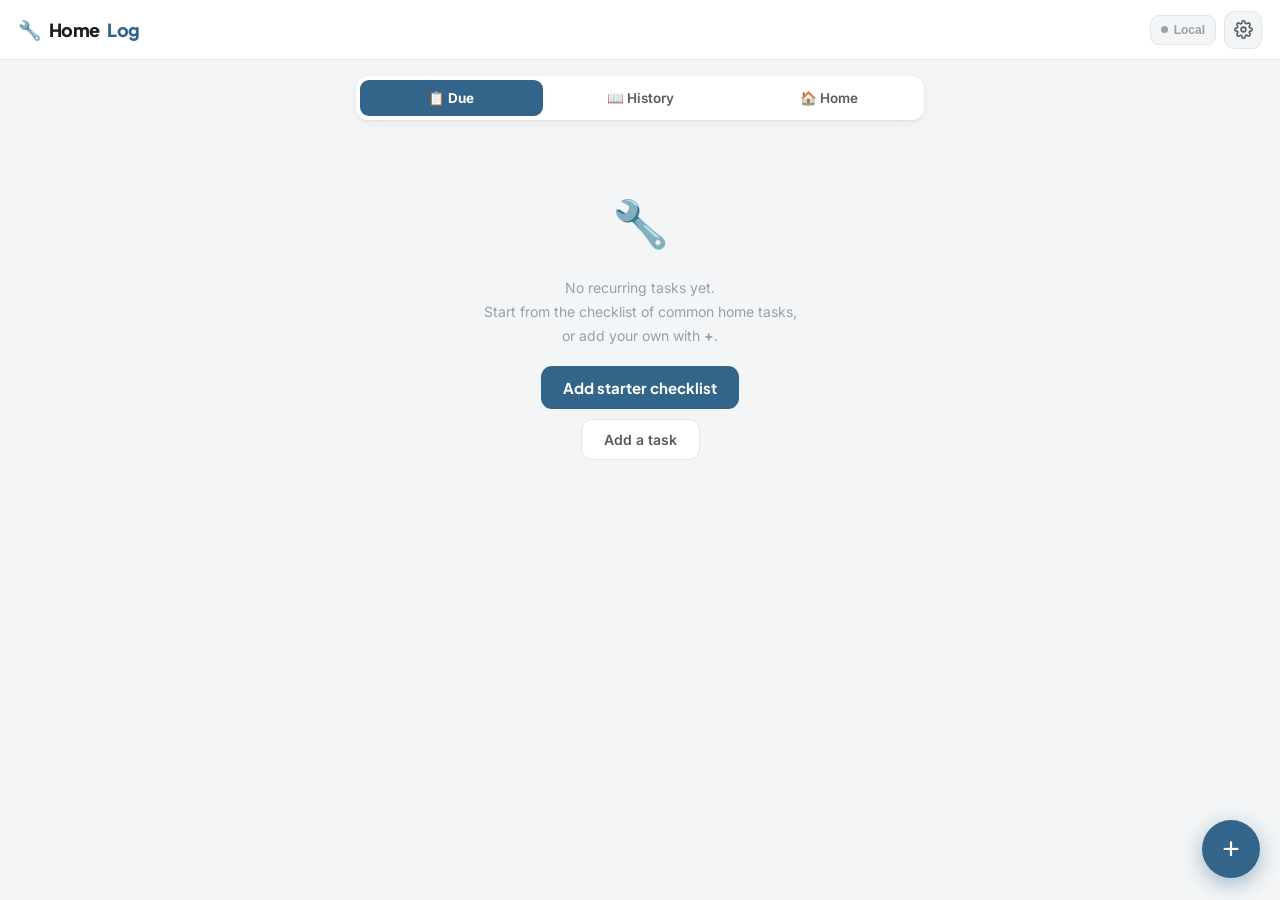
<file: maintenance/index.html>
<!DOCTYPE html>
<html lang="en">
<head>
  <meta charset="UTF-8">
  <meta name="viewport" content="width=device-width, initial-scale=1.0, maximum-scale=1.0, viewport-fit=cover">
  <title>Home Log</title>
  <meta name="theme-color" content="#33658A">
  <meta name="apple-mobile-web-app-capable" content="yes">
  <meta name="mobile-web-app-capable" content="yes">
  <meta name="apple-mobile-web-app-status-bar-style" content="default">
  <meta name="apple-mobile-web-app-title" content="Home Log">
  <link href="https://fonts.googleapis.com/css2?family=Plus+Jakarta+Sans:wght@400;500;600;700;800&family=Inter:wght@400;500;600&display=swap" rel="stylesheet">
  <style>
    *,*::before,*::after{box-sizing:border-box;margin:0;padding:0}
    :root{
      --bg:#F3F5F6;--card:#FFFFFF;
      --blue:#33658A;--blue-dark:#274E6B;--blue-light:#E7EEF4;
      --green:#3D7A5F;--green-light:#EAF3EE;
      --amber:#C98A1B;--amber-light:#FBF1DC;
      --text:#1B1D1F;--text-mid:#565C61;--text-light:#98A0A8;
      --border:#E2E6E9;--shadow:0 1px 3px rgba(27,29,31,0.07),0 4px 12px rgba(27,29,31,0.04);
      --radius:14px;--danger:#C0392B;--danger-light:#FDEEEC;
      /* category accents */
      --cat-hvac:#2E8B9E;--cat-hvac-l:#E1F0F3;
      --cat-plumbing:#3E7ACC;--cat-plumbing-l:#E7EEFA;
      --cat-electrical:#D99A2B;--cat-electrical-l:#FBF1DC;
      --cat-appliances:#7A6BB5;--cat-appliances-l:#EDE9F6;
      --cat-exterior:#8A6D3B;--cat-exterior-l:#F3EDE2;
      --cat-interior:#C86B8A;--cat-interior-l:#F8E8EE;
      --cat-safety:#B23B3B;--cat-safety-l:#F8E4E4;
      --cat-yard:#4E9A5A;--cat-yard-l:#E6F2E8;
      --cat-other:#7A8590;--cat-other-l:#EDF0F2;
    }
    html{-webkit-text-size-adjust:100%}
    body{font-family:'Inter',sans-serif;background:var(--bg);color:var(--text);min-height:100vh;padding-bottom:calc(40px + env(safe-area-inset-bottom))}

    header{background:var(--card);border-bottom:1px solid var(--border);padding:0 18px;padding-top:env(safe-area-inset-top);display:flex;align-items:center;justify-content:space-between;height:calc(60px + env(safe-area-inset-top));position:sticky;top:0;z-index:100}
    .logo{font-family:'Plus Jakarta Sans',sans-serif;font-weight:800;font-size:18px;letter-spacing:-0.4px;color:var(--text);display:flex;align-items:center;gap:7px;cursor:pointer}
    .logo span{color:var(--blue)}
    .logo .emoji{font-size:19px}
    .head-right{display:flex;align-items:center;gap:8px}
    .sync-btn{display:flex;align-items:center;gap:6px;font-size:12px;font-weight:600;color:var(--text-light);cursor:pointer;padding:7px 10px;border-radius:9px;border:1.5px solid var(--border);background:var(--bg);transition:all 0.15s}
    .sync-btn:hover{border-color:var(--text-light);color:var(--text-mid)}
    .sync-dot{width:7px;height:7px;border-radius:50%;background:var(--text-light);transition:background 0.3s;flex-shrink:0}
    .sync-dot.ok{background:var(--green)}
    .sync-dot.error{background:var(--danger)}
    .sync-dot.syncing{background:#E8A020;animation:blink 1s infinite}
    @keyframes blink{0%,100%{opacity:1}50%{opacity:0.35}}
    .icon-btn{width:38px;height:38px;display:flex;align-items:center;justify-content:center;border-radius:10px;border:1.5px solid var(--border);background:var(--bg);cursor:pointer;color:var(--text-mid);transition:all .15s;flex-shrink:0}
    .icon-btn:hover{border-color:var(--text-light)}

    main{max-width:600px;margin:0 auto;padding:16px 16px}

    /* tabs */
    .tabs{display:flex;gap:6px;background:var(--card);border-radius:12px;padding:4px;margin-bottom:16px;box-shadow:var(--shadow)}
    .tab-btn{flex:1;font-family:'Inter',sans-serif;font-size:13.5px;font-weight:600;color:var(--text-mid);background:none;border:none;padding:10px 4px;border-radius:9px;cursor:pointer;transition:all .15s;display:flex;align-items:center;justify-content:center;gap:6px}
    .tab-btn.active{background:var(--blue);color:#fff;font-weight:700}
    .tab-btn .badge{font-size:11px;font-weight:800;background:var(--danger);color:#fff;border-radius:999px;padding:1px 7px;min-width:19px}
    .tab-btn.active .badge{background:rgba(255,255,255,0.25)}

    /* section headings */
    .sec-head{font-family:'Plus Jakarta Sans',sans-serif;font-size:12px;font-weight:800;text-transform:uppercase;letter-spacing:0.08em;color:var(--text-light);margin:20px 2px 10px;display:flex;align-items:center;gap:7px}
    .sec-head:first-child{margin-top:2px}
    .sec-head .sdot{width:8px;height:8px;border-radius:50%}
    .sec-head.overdue{color:var(--danger)}
    .sec-head.soon{color:var(--amber)}

    /* due/task rows */
    .stack{display:flex;flex-direction:column;gap:10px}
    .trow{background:var(--card);border-radius:var(--radius);box-shadow:var(--shadow);padding:13px 14px;display:flex;align-items:center;gap:12px;cursor:pointer;-webkit-tap-highlight-color:transparent;transition:transform .1s}
    .trow:active{transform:scale(0.99)}
    .trow.overdue{border-left:4px solid var(--danger)}
    .trow.soon{border-left:4px solid var(--amber)}
    .trow.ok{border-left:4px solid var(--green)}
    .trow.never{border-left:4px solid var(--border)}
    .trow-main{flex:1;min-width:0}
    .trow-title{font-family:'Plus Jakarta Sans',sans-serif;font-size:15px;font-weight:700;line-height:1.3;margin-bottom:4px;display:flex;align-items:center;gap:7px;flex-wrap:wrap}
    .trow-sub{font-size:12.5px;color:var(--text-mid);line-height:1.5}
    .trow-sub .due-txt{font-weight:700}
    .trow-sub .due-txt.overdue{color:var(--danger)}
    .trow-sub .due-txt.soon{color:var(--amber)}
    .trow-sub .due-txt.ok{color:var(--green)}
    .done-btn{font-family:'Plus Jakarta Sans',sans-serif;font-size:13px;font-weight:700;color:#fff;background:var(--green);border:none;border-radius:10px;padding:10px 14px;cursor:pointer;flex-shrink:0;transition:opacity .15s}
    .done-btn:active{opacity:0.8}

    .cat-tag{font-size:11px;font-weight:700;padding:3px 9px;border-radius:999px;display:inline-flex;align-items:center;gap:4px;white-space:nowrap}
    .item-link-tag{font-size:11.5px;color:var(--text-light);font-weight:600}

    /* log entry rows */
    .lrow{background:var(--card);border-radius:var(--radius);box-shadow:var(--shadow);padding:13px 14px;display:flex;gap:12px;cursor:pointer;-webkit-tap-highlight-color:transparent;transition:transform .1s;align-items:center}
    .lrow:active{transform:scale(0.99)}
    .lrow-date{flex-shrink:0;width:46px;text-align:center;background:var(--bg);border-radius:10px;padding:7px 2px}
    .lrow-date .d{font-family:'Plus Jakarta Sans',sans-serif;font-size:17px;font-weight:800;line-height:1.1}
    .lrow-date .m{font-size:10px;font-weight:700;text-transform:uppercase;letter-spacing:0.06em;color:var(--text-light)}
    .lrow-main{flex:1;min-width:0}
    .lrow-title{font-family:'Plus Jakarta Sans',sans-serif;font-size:15px;font-weight:700;line-height:1.3;margin-bottom:4px}
    .lrow-meta{font-size:12px;color:var(--text-mid);display:flex;align-items:center;gap:8px;flex-wrap:wrap}
    .lrow-cost{font-family:'Plus Jakarta Sans',sans-serif;font-size:14px;font-weight:800;color:var(--text);flex-shrink:0}

    /* item cards */
    .icard{background:var(--card);border-radius:var(--radius);box-shadow:var(--shadow);padding:14px;display:flex;gap:13px;cursor:pointer;-webkit-tap-highlight-color:transparent;transition:transform .1s;align-items:center}
    .icard:active{transform:scale(0.99)}
    .icard-emoji{width:48px;height:48px;border-radius:12px;display:flex;align-items:center;justify-content:center;font-size:24px;flex-shrink:0}
    .icard-main{flex:1;min-width:0}
    .icard-title{font-family:'Plus Jakarta Sans',sans-serif;font-size:15.5px;font-weight:700;line-height:1.3;margin-bottom:4px}
    .icard-sub{font-size:12.5px;color:var(--text-mid);line-height:1.5;white-space:nowrap;overflow:hidden;text-overflow:ellipsis}
    .warr-badge{font-size:10.5px;font-weight:700;border-radius:999px;padding:2px 8px;white-space:nowrap}
    .warr-badge.active{background:var(--green-light);color:var(--green)}
    .warr-badge.expired{background:var(--danger-light);color:var(--danger)}

    .search-wrap{position:relative;margin-bottom:14px}
    .search-input{width:100%;font-family:'Inter',sans-serif;font-size:15px;color:var(--text);background:var(--card);border:1.5px solid var(--border);border-radius:12px;padding:12px 14px 12px 42px;outline:none;transition:border-color 0.15s,box-shadow 0.15s}
    .search-input:focus{border-color:var(--blue);box-shadow:0 0 0 3px rgba(51,101,138,0.12)}
    .search-icon{position:absolute;left:14px;top:50%;transform:translateY(-50%);color:var(--text-light);pointer-events:none}

    .empty-state{text-align:center;padding:48px 20px;color:var(--text-light);font-size:14px;line-height:1.7}
    .empty-state .e{font-size:46px;display:block;margin-bottom:14px}
    .empty-state .btn-primary{margin-top:18px;display:inline-block;width:auto;padding:12px 22px}
    .empty-state .btn-secondary{margin-top:10px;display:inline-block;width:auto;padding:11px 22px}

    /* floating add button */
    .fab{position:fixed;right:20px;bottom:calc(22px + env(safe-area-inset-bottom));width:58px;height:58px;border-radius:50%;background:var(--blue);color:#fff;border:none;font-size:30px;font-weight:400;box-shadow:0 6px 20px rgba(51,101,138,0.42);cursor:pointer;z-index:90;display:flex;align-items:center;justify-content:center;transition:transform .12s}
    .fab:active{transform:scale(0.9)}

    /* screens */
    .screen{position:fixed;inset:0;background:var(--bg);z-index:150;overflow-y:auto;display:none;flex-direction:column;padding-bottom:calc(30px + env(safe-area-inset-bottom))}
    .screen.open{display:flex}
    .screen-head{background:var(--card);border-bottom:1px solid var(--border);padding:0 12px;padding-top:env(safe-area-inset-top);display:flex;align-items:center;gap:8px;height:calc(56px + env(safe-area-inset-top));position:sticky;top:0;z-index:10}
    .back-btn{width:40px;height:40px;display:flex;align-items:center;justify-content:center;border-radius:10px;background:none;border:none;cursor:pointer;color:var(--text);flex-shrink:0}
    .screen-title{font-family:'Plus Jakarta Sans',sans-serif;font-size:16px;font-weight:800;flex:1;white-space:nowrap;overflow:hidden;text-overflow:ellipsis}
    .screen-body{padding:18px 16px;max-width:600px;margin:0 auto;width:100%}

    /* forms */
    label.fl{font-family:'Plus Jakarta Sans',sans-serif;font-size:11.5px;font-weight:700;text-transform:uppercase;letter-spacing:0.07em;color:var(--text-light);display:block;margin-bottom:7px;margin-top:18px}
    label.fl:first-child{margin-top:0}
    label.fl .opt{text-transform:none;font-weight:500}
    .fin,textarea.fin,select.fin{width:100%;font-family:'Inter',sans-serif;font-size:15px;color:var(--text);background:var(--card);border:1.5px solid var(--border);border-radius:11px;padding:12px 14px;outline:none;transition:border-color 0.15s,box-shadow 0.15s;-webkit-appearance:none;appearance:none}
    .fin:focus,textarea.fin:focus,select.fin:focus{border-color:var(--blue);box-shadow:0 0 0 3px rgba(51,101,138,0.12)}
    textarea.fin{resize:vertical;line-height:1.55;min-height:90px}
    select.fin{background-image:url("data:image/svg+xml,%3Csvg xmlns='http://www.w3.org/2000/svg' width='14' height='14' viewBox='0 0 24 24' fill='none' stroke='%2398A0A8' stroke-width='2.4' stroke-linecap='round' stroke-linejoin='round'%3E%3Cpath d='M6 9l6 6 6-6'/%3E%3C/svg%3E");background-repeat:no-repeat;background-position:right 13px center;padding-right:38px}
    .row2{display:flex;gap:10px}
    .row2>div{flex:1;min-width:0}
    .hint{font-size:12.5px;color:var(--text-light);margin-top:6px;line-height:1.5}

    .cat-picker{display:flex;flex-wrap:wrap;gap:8px}
    .cat-opt{font-size:13px;font-weight:600;padding:9px 13px;border-radius:10px;border:1.5px solid var(--border);background:var(--card);cursor:pointer;display:flex;align-items:center;gap:6px;color:var(--text-mid);transition:all .12s}
    .cat-opt.sel{color:#fff;border-color:transparent}

    .btn-primary{font-family:'Plus Jakarta Sans',sans-serif;font-size:15px;font-weight:700;color:#fff;background:var(--blue);border:none;border-radius:11px;padding:14px;cursor:pointer;transition:opacity .15s;width:100%;text-align:center}
    .btn-primary:hover{opacity:0.9}
    .btn-primary:active{opacity:0.8}
    .btn-secondary{font-family:'Inter',sans-serif;font-size:14px;font-weight:600;color:var(--text-mid);background:var(--card);border:1.5px solid var(--border);border-radius:11px;padding:13px;cursor:pointer;width:100%;transition:all .15s}
    .btn-secondary:hover{border-color:var(--text-mid)}
    .btn-danger{font-family:'Inter',sans-serif;font-size:14px;font-weight:600;color:var(--danger);background:var(--danger-light);border:none;border-radius:11px;padding:13px;cursor:pointer;width:100%}
    .form-actions{margin-top:26px;display:flex;flex-direction:column;gap:10px}

    /* photos */
    .photo-strip{display:flex;gap:10px;flex-wrap:wrap}
    .photo-thumb{width:84px;height:84px;border-radius:11px;background:var(--bg);border:1.5px solid var(--border);background-size:cover;background-position:center;position:relative;cursor:pointer}
    .photo-thumb .px{position:absolute;top:-7px;right:-7px;width:24px;height:24px;border-radius:50%;background:var(--text);color:#fff;border:2px solid var(--card);font-size:12px;display:flex;align-items:center;justify-content:center;cursor:pointer}
    .photo-thumb.loading{display:flex;align-items:center;justify-content:center;font-size:11px;color:var(--text-light)}
    .photo-add{width:84px;height:84px;border-radius:11px;border:1.5px dashed var(--text-light);background:none;color:var(--text-mid);font-size:22px;cursor:pointer;display:flex;flex-direction:column;align-items:center;justify-content:center;gap:2px}
    .photo-add small{font-size:10px;font-weight:600}
    .photo-view{position:fixed;inset:0;background:rgba(10,12,14,0.92);z-index:500;display:none;align-items:center;justify-content:center;cursor:zoom-out}
    .photo-view.open{display:flex}
    .photo-view img{max-width:96vw;max-height:92vh;border-radius:8px}

    /* detail view bits */
    .spec-grid{background:var(--card);border-radius:var(--radius);box-shadow:var(--shadow);padding:6px 16px;margin-bottom:4px}
    .spec-row{display:flex;justify-content:space-between;gap:14px;padding:11px 0;border-bottom:1px solid var(--border);font-size:14px}
    .spec-row:last-child{border-bottom:none}
    .spec-row .k{color:var(--text-light);font-weight:600;flex-shrink:0}
    .spec-row .v{text-align:right;font-weight:600;min-width:0;overflow-wrap:anywhere}
    .detail-section{margin-top:22px}
    .detail-section h3{font-family:'Plus Jakarta Sans',sans-serif;font-size:15px;font-weight:800;margin-bottom:11px;display:flex;align-items:center;gap:8px}
    .notes-box{background:var(--card);border:1px solid var(--border);border-radius:11px;padding:14px;font-size:14px;line-height:1.6;color:var(--text-mid);white-space:pre-wrap}

    /* seed checklist */
    .seed-list{display:flex;flex-direction:column;gap:8px}
    .seed-item{background:var(--card);border-radius:12px;box-shadow:var(--shadow);padding:12px 14px;display:flex;align-items:center;gap:12px;cursor:pointer;-webkit-tap-highlight-color:transparent}
    .seed-check{width:23px;height:23px;border-radius:7px;border:2px solid var(--border);flex-shrink:0;display:flex;align-items:center;justify-content:center;background:#fff;transition:all .15s}
    .seed-item.on .seed-check{background:var(--blue);border-color:var(--blue)}
    .seed-item .seed-check svg{display:none}
    .seed-item.on .seed-check svg{display:block}
    .seed-main{flex:1;min-width:0}
    .seed-name{font-size:14.5px;font-weight:600;line-height:1.35}
    .seed-item:not(.on) .seed-name{color:var(--text-light)}
    .seed-int{font-size:12px;color:var(--text-light);margin-top:2px}

    /* toast */
    .toast{position:fixed;bottom:calc(24px + env(safe-area-inset-bottom));left:50%;transform:translateX(-50%) translateY(10px);background:var(--text);color:#fff;padding:12px 18px;border-radius:11px;font-size:14px;font-weight:600;opacity:0;transition:all 0.22s;pointer-events:none;z-index:9999;box-shadow:0 4px 20px rgba(0,0,0,0.22);display:flex;align-items:center;gap:14px;max-width:90vw}
    .toast.show{opacity:1;transform:translateX(-50%) translateY(0);pointer-events:auto}
    .toast button{background:none;border:none;color:#7FB8E0;font-weight:700;font-size:14px;cursor:pointer;padding:0;white-space:nowrap}

    /* modal */
    .modal-overlay{position:fixed;inset:0;background:rgba(27,29,31,0.48);z-index:400;display:none;align-items:flex-end;justify-content:center}
    .modal-overlay.open{display:flex}
    .modal{background:var(--card);border-radius:20px 20px 0 0;padding:26px 22px calc(32px + env(safe-area-inset-bottom));width:100%;max-width:520px;box-shadow:0 -4px 40px rgba(27,29,31,0.15);max-height:90vh;overflow-y:auto}
    @media(min-width:540px){.modal-overlay{align-items:center;padding:20px}.modal{border-radius:var(--radius);padding-bottom:32px}}
    .modal h3{font-family:'Plus Jakarta Sans',sans-serif;font-size:19px;font-weight:800;margin-bottom:8px}
    .modal p{font-size:13.5px;color:var(--text-mid);margin-bottom:16px;line-height:1.6}
    .modal label{font-size:12.5px;font-weight:600;color:var(--text-mid);display:block;margin-bottom:6px;margin-top:14px}
    .modal input[type=url]{width:100%;font-family:'Inter',sans-serif;font-size:14px;color:var(--text);background:var(--bg);border:1.5px solid var(--border);border-radius:9px;padding:11px 14px;outline:none}
    .modal input[type=url]:focus{border-color:var(--blue)}
    .modal ol{font-size:12.5px;color:var(--text-mid);line-height:1.8;padding-left:18px;margin:8px 0 4px}
    .modal-btns{display:flex;gap:8px;margin-top:20px}
    .modal-btns .btn-primary{padding:13px}
    .btn-cancel{font-family:'Inter',sans-serif;font-size:14px;font-weight:600;color:var(--text-mid);background:none;border:1.5px solid var(--border);border-radius:11px;padding:13px 20px;cursor:pointer;transition:all 0.15s;flex-shrink:0}
    .btn-cancel:hover{border-color:var(--text-mid)}
    details.adv{margin-top:14px;border-top:1px solid var(--border);padding-top:12px}
    details.adv summary{font-size:12.5px;font-weight:600;color:var(--text-light);cursor:pointer}
  </style>
</head>
<body>

<header>
  <div class="logo" onclick="goHome()"><span class="emoji">🔧</span>Home <span>Log</span></div>
  <div class="head-right">
    <button class="sync-btn" onclick="manualSync()" title="Sync now">
      <div class="sync-dot" id="sync-dot"></div>
      <span id="sync-label">Local</span>
    </button>
    <button class="icon-btn" onclick="openSettings()" aria-label="Settings">
      <svg width="19" height="19" viewBox="0 0 24 24" fill="none" stroke="currentColor" stroke-width="2" stroke-linecap="round" stroke-linejoin="round"><circle cx="12" cy="12" r="3"/><path d="M19.4 15a1.65 1.65 0 0 0 .33 1.82l.06.06a2 2 0 1 1-2.83 2.83l-.06-.06a1.65 1.65 0 0 0-1.82-.33 1.65 1.65 0 0 0-1 1.51V21a2 2 0 0 1-4 0v-.09A1.65 1.65 0 0 0 9 19.4a1.65 1.65 0 0 0-1.82.33l-.06.06a2 2 0 1 1-2.83-2.83l.06-.06a1.65 1.65 0 0 0 .33-1.82 1.65 1.65 0 0 0-1.51-1H3a2 2 0 0 1 0-4h.09A1.65 1.65 0 0 0 4.6 9a1.65 1.65 0 0 0-.33-1.82l-.06-.06a2 2 0 1 1 2.83-2.83l.06.06a1.65 1.65 0 0 0 1.82.33H9a1.65 1.65 0 0 0 1-1.51V3a2 2 0 0 1 4 0v.09a1.65 1.65 0 0 0 1 1.51 1.65 1.65 0 0 0 1.82-.33l.06-.06a2 2 0 1 1 2.83 2.83l-.06.06a1.65 1.65 0 0 0-.33 1.82V9a1.65 1.65 0 0 0 1.51 1H21a2 2 0 0 1 0 4h-.09a1.65 1.65 0 0 0-1.51 1z"/></svg>
    </button>
  </div>
</header>

<main>
  <div class="tabs">
    <button class="tab-btn active" id="tab-due" onclick="setTab('due')">📋 Due <span class="badge" id="due-badge" style="display:none">0</span></button>
    <button class="tab-btn" id="tab-history" onclick="setTab('history')">📖 History</button>
    <button class="tab-btn" id="tab-items" onclick="setTab('items')">🏠 Home</button>
  </div>
  <div id="view-due"></div>
  <div id="view-history" style="display:none">
    <div class="search-wrap">
      <svg class="search-icon" width="18" height="18" viewBox="0 0 24 24" fill="none" stroke="currentColor" stroke-width="2" stroke-linecap="round" stroke-linejoin="round"><circle cx="11" cy="11" r="8"/><path d="M21 21l-4.35-4.35"/></svg>
      <input class="search-input" id="log-search" type="search" placeholder="Search the log…" oninput="render()">
    </div>
    <div id="log-list"></div>
  </div>
  <div id="view-items" style="display:none">
    <div class="stack" id="item-list"></div>
  </div>
</main>

<button class="fab" id="fab" onclick="fabTap()" aria-label="Add">+</button>

<!-- ============ TASK EDIT SCREEN ============ -->
<div class="screen" id="task-screen">
  <div class="screen-head">
    <button class="back-btn" onclick="closeScreen('task-screen')" aria-label="Back">
      <svg width="24" height="24" viewBox="0 0 24 24" fill="none" stroke="currentColor" stroke-width="2" stroke-linecap="round" stroke-linejoin="round"><path d="M19 12H5M12 19l-7-7 7-7"/></svg>
    </button>
    <div class="screen-title" id="task-heading">Recurring task</div>
  </div>
  <div class="screen-body">
    <label class="fl">Task</label>
    <input class="fin" id="t-name" placeholder="e.g. Replace HVAC filter">

    <label class="fl">Category</label>
    <div class="cat-picker" id="t-catpicker"></div>

    <label class="fl">Repeat every</label>
    <div class="row2">
      <div><input class="fin" id="t-intval" type="number" min="1" step="1" inputmode="numeric" placeholder="3"></div>
      <div>
        <select class="fin" id="t-intunit">
          <option value="days">days</option>
          <option value="weeks">weeks</option>
          <option value="months" selected>months</option>
          <option value="years">years</option>
        </select>
      </div>
    </div>

    <label class="fl">Attached to <span class="opt">— optional</span></label>
    <select class="fin" id="t-item"></select>

    <label class="fl">Last done <span class="opt">— leave blank if it hasn't been yet</span></label>
    <input class="fin" id="t-lastdone" type="date">

    <label class="fl">Notes</label>
    <textarea class="fin" id="t-notes" placeholder="Filter size, where the shutoff is, who you use…"></textarea>

    <div class="form-actions">
      <button class="btn-primary" onclick="saveTask()">Save task</button>
      <button class="btn-danger" id="t-delete" onclick="deleteTask()">Delete task</button>
    </div>
  </div>
</div>

<!-- ============ LOG ENTRY EDIT SCREEN ============ -->
<div class="screen" id="log-screen">
  <div class="screen-head">
    <button class="back-btn" onclick="closeScreen('log-screen')" aria-label="Back">
      <svg width="24" height="24" viewBox="0 0 24 24" fill="none" stroke="currentColor" stroke-width="2" stroke-linecap="round" stroke-linejoin="round"><path d="M19 12H5M12 19l-7-7 7-7"/></svg>
    </button>
    <div class="screen-title" id="log-heading">Log some work</div>
  </div>
  <div class="screen-body">
    <label class="fl">What was done</label>
    <input class="fin" id="l-title" placeholder="e.g. Replaced furnace filter">

    <div class="row2">
      <div>
        <label class="fl">Date</label>
        <input class="fin" id="l-date" type="date">
      </div>
      <div>
        <label class="fl">Cost <span class="opt">— optional</span></label>
        <input class="fin" id="l-cost" type="number" min="0" step="0.01" inputmode="decimal" placeholder="0.00">
      </div>
    </div>

    <label class="fl">Category</label>
    <div class="cat-picker" id="l-catpicker"></div>

    <label class="fl">Attached to <span class="opt">— optional</span></label>
    <select class="fin" id="l-item"></select>

    <label class="fl">Done by <span class="opt">— optional</span></label>
    <input class="fin" id="l-doneby" placeholder="DIY, or contractor name">

    <label class="fl">Notes</label>
    <textarea class="fin" id="l-notes" placeholder="Parts used, what you found, warranty info…"></textarea>

    <label class="fl">Photos &amp; receipts</label>
    <div class="photo-strip" id="l-photos"></div>
    <div class="hint" id="l-photo-hint"></div>

    <div class="form-actions">
      <button class="btn-primary" onclick="saveLogEntry()">Save entry</button>
      <button class="btn-danger" id="l-delete" onclick="deleteLogEntry()">Delete entry</button>
    </div>
  </div>
</div>

<!-- ============ ITEM EDIT SCREEN ============ -->
<div class="screen" id="item-screen">
  <div class="screen-head">
    <button class="back-btn" onclick="closeScreen('item-screen')" aria-label="Back">
      <svg width="24" height="24" viewBox="0 0 24 24" fill="none" stroke="currentColor" stroke-width="2" stroke-linecap="round" stroke-linejoin="round"><path d="M19 12H5M12 19l-7-7 7-7"/></svg>
    </button>
    <div class="screen-title" id="item-heading">Item</div>
  </div>
  <div class="screen-body">
    <label class="fl">Name</label>
    <input class="fin" id="i-name" placeholder="e.g. Furnace, Water heater, Roof">

    <label class="fl">Category</label>
    <div class="cat-picker" id="i-catpicker"></div>

    <div class="row2">
      <div>
        <label class="fl">Brand</label>
        <input class="fin" id="i-brand" placeholder="Carrier">
      </div>
      <div>
        <label class="fl">Model</label>
        <input class="fin" id="i-model" placeholder="59SC5B">
      </div>
    </div>

    <div class="row2">
      <div>
        <label class="fl">Serial #</label>
        <input class="fin" id="i-serial" placeholder="">
      </div>
      <div>
        <label class="fl">Location</label>
        <input class="fin" id="i-location" placeholder="Basement">
      </div>
    </div>

    <div class="row2">
      <div>
        <label class="fl">Installed</label>
        <input class="fin" id="i-installed" type="date">
      </div>
      <div>
        <label class="fl">Warranty until</label>
        <input class="fin" id="i-warranty" type="date">
      </div>
    </div>

    <label class="fl">Notes</label>
    <textarea class="fin" id="i-notes" placeholder="Filter size, breaker number, installer's phone…"></textarea>

    <label class="fl">Photos <span class="opt">— nameplate, manual, receipt</span></label>
    <div class="photo-strip" id="i-photos"></div>
    <div class="hint" id="i-photo-hint"></div>

    <div class="form-actions">
      <button class="btn-primary" onclick="saveItem()">Save item</button>
      <button class="btn-danger" id="i-delete" onclick="deleteItem()">Delete item</button>
    </div>
  </div>
</div>

<!-- ============ ITEM DETAIL SCREEN ============ -->
<div class="screen" id="idetail-screen">
  <div class="screen-head">
    <button class="back-btn" onclick="closeScreen('idetail-screen')" aria-label="Back">
      <svg width="24" height="24" viewBox="0 0 24 24" fill="none" stroke="currentColor" stroke-width="2" stroke-linecap="round" stroke-linejoin="round"><path d="M19 12H5M12 19l-7-7 7-7"/></svg>
    </button>
    <div class="screen-title" id="idetail-heading">Item</div>
    <button class="icon-btn" onclick="editItemFromDetail()" aria-label="Edit">
      <svg width="17" height="17" viewBox="0 0 24 24" fill="none" stroke="currentColor" stroke-width="2" stroke-linecap="round" stroke-linejoin="round"><path d="M11 4H4a2 2 0 0 0-2 2v14a2 2 0 0 0 2 2h14a2 2 0 0 0 2-2v-7"/><path d="M18.5 2.5a2.121 2.121 0 0 1 3 3L12 15l-4 1 1-4 9.5-9.5z"/></svg>
    </button>
  </div>
  <div class="screen-body" id="idetail-body"></div>
</div>

<!-- ============ SEED CHECKLIST SCREEN ============ -->
<div class="screen" id="seed-screen">
  <div class="screen-head">
    <button class="back-btn" onclick="closeScreen('seed-screen')" aria-label="Back">
      <svg width="24" height="24" viewBox="0 0 24 24" fill="none" stroke="currentColor" stroke-width="2" stroke-linecap="round" stroke-linejoin="round"><path d="M19 12H5M12 19l-7-7 7-7"/></svg>
    </button>
    <div class="screen-title">Starter checklist</div>
  </div>
  <div class="screen-body">
    <p style="font-size:13.5px;color:var(--text-mid);line-height:1.6;margin-bottom:16px">
      Common home maintenance tasks with sensible schedules. Uncheck anything
      that doesn't apply — you can edit names and intervals afterwards.
    </p>
    <div class="seed-list" id="seed-list"></div>
    <div class="form-actions">
      <button class="btn-primary" id="seed-add-btn" onclick="addSeeds()">Add selected</button>
    </div>
  </div>
</div>

<!-- ============ SETTINGS MODAL ============ -->
<div class="modal-overlay" id="settings-modal">
  <div class="modal">
    <h3>Settings</h3>
    <p>Sync to a private Google Sheet so the log is backed up, shared across your devices — and so photos/receipts can be stored in your Drive. Everything else works offline.</p>

    <label>Maintenance Apps Script URL</label>
    <input type="url" id="backend-url" placeholder="https://script.google.com/macros/s/…/exec">

    <details class="adv">
      <summary>Set-up steps &amp; backend code</summary>
      <ol>
        <li>Create a Google Sheet, open <strong>Extensions → Apps Script</strong>.</li>
        <li>Paste the <code>maintenance/backend.gs</code> from this repo, save.</li>
        <li><strong>Deploy → New deployment → Web app</strong>. Execute as <em>Me</em>, access <em>Anyone</em>.</li>
        <li>Copy the Web App URL and paste it above.</li>
      </ol>
      <p style="margin:6px 0 0">Full instructions in <code>maintenance/SETUP.md</code>.</p>
    </details>

    <div class="modal-btns" style="margin-top:14px">
      <button class="btn-secondary" style="width:auto;padding:11px 16px" onclick="closeSettings();openSeeds()">Starter checklist…</button>
    </div>
    <div class="modal-btns">
      <button class="btn-cancel" onclick="closeSettings()">Cancel</button>
      <button class="btn-primary" onclick="saveSettings()">Save</button>
    </div>
  </div>
</div>

<div class="photo-view" id="photo-view" onclick="this.classList.remove('open')"><img id="photo-view-img" alt=""></div>
<input type="file" id="photo-input" accept="image/*" style="display:none" onchange="photoPicked(this)">
<div class="toast" id="toast"></div>

<script>
/* ============================================================
   CONSTANTS + HELPERS
   ============================================================ */
const CATS=['hvac','plumbing','electrical','appliances','exterior','interior','safety','yard','other'];
const CAT_META={
  hvac:{label:'HVAC',emoji:'🌬️'},
  plumbing:{label:'Plumbing',emoji:'🚿'},
  electrical:{label:'Electrical',emoji:'⚡'},
  appliances:{label:'Appliances',emoji:'🧺'},
  exterior:{label:'Exterior',emoji:'🏠'},
  interior:{label:'Interior',emoji:'🛋️'},
  safety:{label:'Safety',emoji:'🧯'},
  yard:{label:'Yard',emoji:'🌳'},
  other:{label:'Other',emoji:'🔩'}
};
const SEED_TASKS=[
  {name:'Replace HVAC filter',category:'hvac',intervalValue:3,intervalUnit:'months'},
  {name:'HVAC pro tune-up (heating/cooling service)',category:'hvac',intervalValue:1,intervalUnit:'years'},
  {name:'Flush water heater',category:'plumbing',intervalValue:1,intervalUnit:'years'},
  {name:'Test sump pump',category:'plumbing',intervalValue:6,intervalUnit:'months'},
  {name:'Test smoke & CO detectors',category:'safety',intervalValue:6,intervalUnit:'months'},
  {name:'Replace smoke detector batteries',category:'safety',intervalValue:1,intervalUnit:'years'},
  {name:'Check fire extinguisher gauge',category:'safety',intervalValue:1,intervalUnit:'years'},
  {name:'Test GFCI outlets',category:'electrical',intervalValue:6,intervalUnit:'months'},
  {name:'Clean gutters & downspouts',category:'exterior',intervalValue:6,intervalUnit:'months'},
  {name:'Inspect roof & flashing',category:'exterior',intervalValue:1,intervalUnit:'years'},
  {name:'Winterize outdoor faucets',category:'exterior',intervalValue:1,intervalUnit:'years'},
  {name:'Clean dryer vent duct',category:'appliances',intervalValue:1,intervalUnit:'years'},
  {name:'Clean range hood filter',category:'appliances',intervalValue:3,intervalUnit:'months'},
  {name:'Clean dishwasher filter',category:'appliances',intervalValue:3,intervalUnit:'months'},
  {name:'Vacuum refrigerator coils',category:'appliances',intervalValue:1,intervalUnit:'years'},
  {name:'Re-caulk / inspect bathroom grout',category:'interior',intervalValue:1,intervalUnit:'years'}
];
const UNIT_DAYS={days:1,weeks:7,months:30.44,years:365.25};

const $=id=>document.getElementById(id);
const uid=()=>Date.now().toString(36)+Math.random().toString(36).slice(2,6);
const esc=s=>String(s==null?'':s).replace(/&/g,'&amp;').replace(/</g,'&lt;').replace(/>/g,'&gt;').replace(/"/g,'&quot;');
const todayStr=()=>{const d=new Date();return d.getFullYear()+'-'+String(d.getMonth()+1).padStart(2,'0')+'-'+String(d.getDate()).padStart(2,'0');};
function parseDate(s){ // 'YYYY-MM-DD' -> local Date at midnight, or null
  if(!s)return null;
  const m=String(s).match(/^(\d{4})-(\d{2})-(\d{2})/);
  if(!m)return null;
  return new Date(+m[1],+m[2]-1,+m[3]);
}
function fmtDate(s){
  const d=parseDate(s);
  if(!d)return '';
  return d.toLocaleDateString(undefined,{year:'numeric',month:'short',day:'numeric'});
}
function daysBetween(a,b){return Math.round((b-a)/86400000);}
function addInterval(dateStr,value,unit){
  const d=parseDate(dateStr);
  if(!d)return null;
  const v=Math.max(1,parseInt(value,10)||1);
  if(unit==='days')d.setDate(d.getDate()+v);
  else if(unit==='weeks')d.setDate(d.getDate()+v*7);
  else if(unit==='years')d.setFullYear(d.getFullYear()+v);
  else d.setMonth(d.getMonth()+v);
  return d;
}
function intervalLabel(v,u){
  v=parseInt(v,10)||1;
  const unit=v===1?u.replace(/s$/,''):u;
  return v===1?('every '+unit):('every '+v+' '+unit);
}
function timeAgo(s){
  const d=parseDate(s);if(!d)return '';
  const days=daysBetween(d,parseDate(todayStr()));
  if(days<=0)return 'today';
  if(days===1)return 'yesterday';
  if(days<7)return days+' days ago';
  if(days<60)return Math.max(1,Math.round(days/7))+' wk ago';
  if(days<365)return Math.round(days/30)+' mo ago';
  const y=Math.floor(days/365),rem=Math.round((days%365)/30);
  return y+(rem>5?'½':'')+' yr ago';
}
function catColor(c){return getComputedStyle(document.documentElement).getPropertyValue('--cat-'+c).trim();}
function catColorL(c){return getComputedStyle(document.documentElement).getPropertyValue('--cat-'+c+'-l').trim();}
function catTag(c){
  const cm=CAT_META[c]||CAT_META.other;
  return `<span class="cat-tag" style="background:${catColorL(c)};color:${catColor(c)}">${cm.emoji} ${cm.label}</span>`;
}

/* ============================================================
   STATE + STORAGE + SYNC
   ============================================================ */
let items=[],tasks=[],log=[];
let backendUrl=localStorage.getItem('maint_url')||'';
let activeTab='due';
let syncTimer=null;
const photoCache={}; // Drive fileId -> dataURI

function saveLocal(){localStorage.setItem('maint_data',JSON.stringify({items,tasks,log}));}
function loadLocal(){
  try{
    const d=JSON.parse(localStorage.getItem('maint_data')||'{}');
    items=Array.isArray(d.items)?d.items:[];
    tasks=Array.isArray(d.tasks)?d.tasks:[];
    log=Array.isArray(d.log)?d.log:[];
  }catch(e){items=[];tasks=[];log=[];}
}

/* row <-> object converters; column order matches PLAN.md / backend.gs */
const jarr=(s,f)=>{try{const v=JSON.parse(s);return Array.isArray(v)?v:f;}catch(e){return f;}};
function itemToRow(i){return [i.id,i.name,i.category,i.brand||'',i.model||'',i.serial||'',i.location||'',i.installDate||'',i.warrantyExpiry||'',i.notes||'',JSON.stringify(i.photos||[]),i.createdAt||'',i.updatedAt||''];}
function rowToItem(r){return {id:String(r[0]),name:String(r[1]||''),category:CATS.includes(r[2])?r[2]:'other',brand:String(r[3]||''),model:String(r[4]||''),serial:String(r[5]||''),location:String(r[6]||''),installDate:dstr(r[7]),warrantyExpiry:dstr(r[8]),notes:String(r[9]||''),photos:jarr(r[10],[]),createdAt:String(r[11]||''),updatedAt:String(r[12]||'')};}
function taskToRow(t){return [t.id,t.name,t.itemId||'',t.category,t.intervalValue,t.intervalUnit,t.lastDone||'',t.notes||'',t.createdAt||'',t.updatedAt||''];}
function rowToTask(r){return {id:String(r[0]),name:String(r[1]||''),itemId:String(r[2]||''),category:CATS.includes(r[3])?r[3]:'other',intervalValue:parseInt(r[4],10)||1,intervalUnit:['days','weeks','months','years'].includes(r[5])?r[5]:'months',lastDone:dstr(r[6]),notes:String(r[7]||''),createdAt:String(r[8]||''),updatedAt:String(r[9]||'')};}
function logToRow(l){return [l.id,l.date,l.title,l.itemId||'',l.taskId||'',l.category,l.cost||'',l.doneBy||'',l.notes||'',JSON.stringify(l.photos||[]),l.createdAt||'',l.updatedAt||''];}
function rowToLog(r){return {id:String(r[0]),date:dstr(r[1]),title:String(r[2]||''),itemId:String(r[3]||''),taskId:String(r[4]||''),category:CATS.includes(r[5])?r[5]:'other',cost:String(r[6]||''),doneBy:String(r[7]||''),notes:String(r[8]||''),photos:jarr(r[9],[]),createdAt:String(r[10]||''),updatedAt:String(r[11]||'')};}
/* Google Sheets hands dates back as Date objects — normalize to YYYY-MM-DD */
function dstr(v){
  if(v instanceof Date)return v.getFullYear()+'-'+String(v.getMonth()+1).padStart(2,'0')+'-'+String(v.getDate()).padStart(2,'0');
  const m=String(v==null?'':v).match(/^\d{4}-\d{2}-\d{2}/);
  return m?m[0]:String(v||'');
}

function setSyncStatus(s){
  const dot=$('sync-dot'),lbl=$('sync-label');
  dot.className='sync-dot'+(s!=='none'?' '+s:'');
  lbl.textContent={none:'Local',ok:'Synced',error:'Sync error',syncing:'Syncing…'}[s];
}
async function push(){
  if(!backendUrl)return;
  setSyncStatus('syncing');
  try{
    const res=await fetch(backendUrl,{method:'POST',body:JSON.stringify({
      action:'save',
      items:items.map(itemToRow),
      tasks:tasks.map(taskToRow),
      log:log.map(logToRow)
    })});
    await res.text();
    setSyncStatus('ok');
  }catch(e){setSyncStatus('error');}
}
async function pull(){
  if(!backendUrl){render();return;}
  setSyncStatus('syncing');
  try{
    const res=await fetch(backendUrl+'?action=read');
    const data=await res.json();
    const clean=rows=>(rows||[]).filter(r=>r&&r[0]&&String(r[0]).toLowerCase()!=='id');
    items=clean(data.items).map(rowToItem);
    tasks=clean(data.tasks).map(rowToTask);
    log=clean(data.log).map(rowToLog);
    saveLocal();render();setSyncStatus('ok');
  }catch(e){setSyncStatus('error');loadLocal();render();}
}
function schedulePush(){saveLocal();clearTimeout(syncTimer);syncTimer=setTimeout(push,900);}
function manualSync(){
  if(!backendUrl){openSettings();return;}
  toast('Syncing…');pull().then(()=>{if(backendUrl)push();});
}

/* ---------- toast ---------- */
let toastTimer=null;
function toast(msg,actionLabel,actionFn){
  const t=$('toast');clearTimeout(toastTimer);
  t.innerHTML=esc(msg)+(actionLabel?' <button id="toast-act"></button>':'');
  if(actionLabel){$('toast-act').textContent=actionLabel;$('toast-act').onclick=()=>{t.classList.remove('show');if(actionFn)actionFn();};}
  t.classList.add('show');
  toastTimer=setTimeout(()=>t.classList.remove('show'),actionLabel?5000:2300);
}

/* ============================================================
   DUE-STATUS LOGIC
   ============================================================ */
function taskStatus(t){
  if(!t.lastDone)return {state:'never',dueDate:null,daysLeft:null};
  const due=addInterval(t.lastDone,t.intervalValue,t.intervalUnit);
  const daysLeft=daysBetween(parseDate(todayStr()),due);
  const intervalDays=(parseInt(t.intervalValue,10)||1)*(UNIT_DAYS[t.intervalUnit]||30.44);
  const soonWindow=Math.min(30,Math.max(7,Math.round(intervalDays*0.15)));
  let state='ok';
  if(daysLeft<0)state='overdue';
  else if(daysLeft<=soonWindow)state='soon';
  return {state,dueDate:due,daysLeft};
}
function dueText(st){
  if(st.state==='never')return 'not started yet';
  if(st.state==='overdue'){
    const d=-st.daysLeft;
    return d===0?'due today':(d+(d===1?' day':' days')+' overdue');
  }
  if(st.daysLeft===0)return 'due today';
  if(st.daysLeft===1)return 'due tomorrow';
  if(st.daysLeft<45)return 'due in '+st.daysLeft+' days';
  if(st.daysLeft<365)return 'due in '+Math.round(st.daysLeft/30)+' mo';
  return 'due in '+(st.daysLeft/365).toFixed(1).replace(/\.0$/,'')+' yr';
}

/* ============================================================
   RENDER
   ============================================================ */
function itemName(id){const i=items.find(x=>x.id===id);return i?i.name:'';}

function setTab(t){
  activeTab=t;
  ['due','history','items'].forEach(x=>{
    $('tab-'+x).classList.toggle('active',t===x);
    $('view-'+x).style.display=t===x?'block':'none';
  });
  render();
}
function fabTap(){
  if(activeTab==='history')openLogEditor(null);
  else if(activeTab==='items')openItemEditor(null);
  else openTaskEditor(null);
}
function render(){
  renderDue();renderHistory();renderItems();
}

function renderDue(){
  const groups={overdue:[],soon:[],never:[],ok:[]};
  tasks.forEach(t=>{
    const st=taskStatus(t);
    groups[st.state].push({t,st});
  });
  const byDue=(a,b)=>a.st.daysLeft-b.st.daysLeft;
  groups.overdue.sort(byDue);groups.soon.sort(byDue);groups.ok.sort(byDue);
  groups.never.sort((a,b)=>a.t.name.localeCompare(b.t.name));

  const nDue=groups.overdue.length+groups.soon.length;
  $('due-badge').style.display=nDue?'inline-block':'none';
  $('due-badge').textContent=nDue;

  if(tasks.length===0){
    $('view-due').innerHTML=`<div class="empty-state"><span class="e">🔧</span>No recurring tasks yet.<br>Start from the checklist of common home tasks,<br>or add your own with <strong>+</strong>.<br>
      <button class="btn-primary" onclick="openSeeds()">Add starter checklist</button><br>
      <button class="btn-secondary" onclick="openTaskEditor(null)">Add a task</button></div>`;
    return;
  }
  const row=({t,st})=>{
    const iname=itemName(t.itemId);
    return `<div class="trow ${st.state}" onclick="openTaskEditor('${t.id}')">
      <div class="trow-main">
        <div class="trow-title">${esc(t.name)} ${catTag(t.category)}</div>
        <div class="trow-sub">
          <span class="due-txt ${st.state}">${dueText(st)}</span>
          · ${esc(intervalLabel(t.intervalValue,t.intervalUnit))}
          ${t.lastDone?` · last ${esc(timeAgo(t.lastDone))}`:''}
          ${iname?` · <span class="item-link-tag">📍 ${esc(iname)}</span>`:''}
        </div>
      </div>
      <button class="done-btn" onclick="event.stopPropagation();markDone('${t.id}')">Done</button>
    </div>`;
  };
  let html='';
  const section=(key,label,cls,dotColor)=>{
    if(!groups[key].length)return;
    html+=`<div class="sec-head ${cls}"><span class="sdot" style="background:${dotColor}"></span>${label} (${groups[key].length})</div>`;
    html+=`<div class="stack">${groups[key].map(row).join('')}</div>`;
  };
  section('overdue','Overdue','overdue','var(--danger)');
  section('soon','Due soon','soon','var(--amber)');
  section('never','Not started','','var(--text-light)');
  section('ok','On schedule','','var(--green)');
  $('view-due').innerHTML=html;
}

function renderHistory(){
  const q=($('log-search').value||'').trim().toLowerCase();
  let list=log.slice();
  if(q){
    list=list.filter(l=>
      l.title.toLowerCase().includes(q)||
      (l.notes||'').toLowerCase().includes(q)||
      (l.doneBy||'').toLowerCase().includes(q)||
      itemName(l.itemId).toLowerCase().includes(q));
  }
  list.sort((a,b)=>String(b.date).localeCompare(String(a.date))||String(b.createdAt).localeCompare(String(a.createdAt)));
  if(log.length===0){
    $('log-list').innerHTML=`<div class="empty-state"><span class="e">📖</span>Nothing logged yet.<br>Tap <strong>+</strong> to log work you've done —<br>or hit <strong>Done</strong> on a task in the Due tab.</div>`;
    return;
  }
  if(list.length===0){
    $('log-list').innerHTML=`<div class="empty-state"><span class="e">🔍</span>Nothing matches.</div>`;
    return;
  }
  let html='',lastMonth=null;
  list.forEach(l=>{
    const d=parseDate(l.date);
    const month=d?d.toLocaleDateString(undefined,{year:'numeric',month:'long'}):'Undated';
    if(month!==lastMonth){
      if(lastMonth!==null)html+='</div>';
      html+=`<div class="sec-head">${esc(month)}</div><div class="stack">`;
      lastMonth=month;
    }
    html+=renderLogRow(l);
  });
  if(lastMonth!==null)html+='</div>';
  $('log-list').innerHTML=html;
}
function renderLogRow(l){
  const d=parseDate(l.date);
  const iname=itemName(l.itemId);
  const cost=l.cost&&+l.cost>0?`<div class="lrow-cost">$${(+l.cost).toFixed(2).replace(/\.00$/,'')}</div>`:'';
  return `<div class="lrow" onclick="openLogEditor('${l.id}')">
    <div class="lrow-date"><div class="d">${d?d.getDate():'—'}</div><div class="m">${d?d.toLocaleDateString(undefined,{month:'short'}):''}</div></div>
    <div class="lrow-main">
      <div class="lrow-title">${esc(l.title)||'Untitled'}</div>
      <div class="lrow-meta">${catTag(l.category)}
        ${iname?`<span>📍 ${esc(iname)}</span>`:''}
        ${l.doneBy?`<span>👤 ${esc(l.doneBy)}</span>`:''}
        ${(l.photos||[]).length?`<span>📎 ${(l.photos||[]).length}</span>`:''}
      </div>
    </div>
    ${cost}
  </div>`;
}

function renderItems(){
  if(items.length===0){
    $('item-list').innerHTML=`<div class="empty-state"><span class="e">🏠</span>No items yet.<br>Add the big stuff — furnace, water heater, roof, appliances —<br>with model numbers and warranty dates.<br><button class="btn-primary" onclick="openItemEditor(null)">Add an item</button></div>`;
    return;
  }
  const list=items.slice().sort((a,b)=>a.name.localeCompare(b.name));
  $('item-list').innerHTML=list.map(i=>{
    const cm=CAT_META[i.category]||CAT_META.other;
    const bits=[i.brand,i.model].filter(Boolean).join(' ');
    const sub=[bits,i.location].filter(Boolean).join(' · ');
    let warr='';
    if(i.warrantyExpiry){
      const exp=parseDate(i.warrantyExpiry);
      const expired=exp&&exp<parseDate(todayStr());
      warr=`<span class="warr-badge ${expired?'expired':'active'}">${expired?'warranty expired':'under warranty'}</span>`;
    }
    const nTasks=tasks.filter(t=>t.itemId===i.id).length;
    return `<div class="icard" onclick="openItemDetail('${i.id}')">
      <div class="icard-emoji" style="background:${catColorL(i.category)}">${cm.emoji}</div>
      <div class="icard-main">
        <div class="icard-title">${esc(i.name)}</div>
        <div class="icard-sub">${esc(sub)||CAT_META[i.category].label}${nTasks?` · ${nTasks} task${nTasks>1?'s':''}`:''}</div>
      </div>
      ${warr}
    </div>`;
  }).join('');
}

/* ============================================================
   SCREEN NAV + CAT PICKERS + ITEM SELECTS
   ============================================================ */
function openScreen(id){$(id).classList.add('open');$(id).scrollTop=0;}
function closeScreen(id){$(id).classList.remove('open');}
function goHome(){['task-screen','log-screen','item-screen','idetail-screen','seed-screen'].forEach(closeScreen);render();}

function renderCatPicker(el,selected,onSel){
  el.innerHTML=CATS.map(c=>{
    const cm=CAT_META[c];
    const sel=c===selected;
    const style=sel?`background:${catColor(c)};`:'';
    return `<button type="button" class="cat-opt ${sel?'sel':''}" style="${style}" data-cat="${c}">${cm.emoji} ${cm.label}</button>`;
  }).join('');
  el.querySelectorAll('.cat-opt').forEach(b=>b.onclick=()=>onSel(b.dataset.cat));
}
function fillItemSelect(el,selected){
  const opts=items.slice().sort((a,b)=>a.name.localeCompare(b.name))
    .map(i=>`<option value="${esc(i.id)}" ${i.id===selected?'selected':''}>${esc(i.name)}</option>`).join('');
  el.innerHTML=`<option value="">— none —</option>`+opts;
}

/* ============================================================
   TASK EDITOR
   ============================================================ */
let editingTaskId=null,taskCat='other';
function openTaskEditor(id){
  editingTaskId=id;
  const t=id?tasks.find(x=>x.id===id):null;
  $('task-heading').textContent=t?'Edit task':'New recurring task';
  $('t-name').value=t?t.name:'';
  taskCat=t?t.category:'other';
  openTaskCatRefresh();
  $('t-intval').value=t?t.intervalValue:'';
  $('t-intunit').value=t?t.intervalUnit:'months';
  fillItemSelect($('t-item'),t?t.itemId:'');
  $('t-lastdone').value=t?(t.lastDone||''):'';
  $('t-notes').value=t?t.notes:'';
  $('t-delete').style.display=t?'block':'none';
  openScreen('task-screen');
}
function openTaskCatRefresh(){renderCatPicker($('t-catpicker'),taskCat,c=>{taskCat=c;openTaskCatRefresh();});}
function saveTask(){
  const name=$('t-name').value.trim();
  if(!name){toast('Give the task a name');return;}
  const iv=parseInt($('t-intval').value,10);
  if(!iv||iv<1){toast('Set a repeat interval');return;}
  const now=new Date().toISOString();
  const patch={name,category:taskCat,intervalValue:iv,intervalUnit:$('t-intunit').value,itemId:$('t-item').value,lastDone:$('t-lastdone').value||'',notes:$('t-notes').value.trim(),updatedAt:now};
  if(editingTaskId){
    tasks=tasks.map(t=>t.id===editingTaskId?{...t,...patch}:t);
  }else{
    tasks.push({id:uid(),...patch,createdAt:now});
  }
  schedulePush();closeScreen('task-screen');render();toast('Task saved');
}
function deleteTask(){
  if(!editingTaskId)return;
  const t=tasks.find(x=>x.id===editingTaskId);
  if(!confirm(`Delete "${t?t.name:'this task'}"? Past log entries are kept.`))return;
  tasks=tasks.filter(x=>x.id!==editingTaskId);
  schedulePush();closeScreen('task-screen');render();toast('Task deleted');
}

/* "Done" on the dashboard: opens a prefilled log entry; saving it
   resets the task's clock (see saveLogEntry). */
function markDone(taskId){
  const t=tasks.find(x=>x.id===taskId);
  if(!t)return;
  openLogEditor(null,{title:t.name,category:t.category,itemId:t.itemId,taskId:t.id});
}

/* ============================================================
   LOG ENTRY EDITOR
   ============================================================ */
let editingLogId=null,logCat='other',logTaskId='',logPhotos=[];
let photoTarget=null; // 'log' | 'item'
function openLogEditor(id,prefill){
  editingLogId=id;
  const l=id?log.find(x=>x.id===id):null;
  const p=prefill||{};
  $('log-heading').textContent=l?'Edit entry':(p.taskId?'Mark done':'Log some work');
  $('l-title').value=l?l.title:(p.title||'');
  $('l-date').value=l?(l.date||todayStr()):todayStr();
  $('l-cost').value=l?(l.cost||''):'';
  logCat=l?l.category:(p.category||'other');
  logCatRefresh();
  fillItemSelect($('l-item'),l?l.itemId:(p.itemId||''));
  $('l-doneby').value=l?l.doneBy:'';
  $('l-notes').value=l?l.notes:'';
  logTaskId=l?(l.taskId||''):(p.taskId||'');
  logPhotos=l?(l.photos||[]).slice():[];
  renderPhotoStrip('log');
  $('l-delete').style.display=l?'block':'none';
  openScreen('log-screen');
}
function logCatRefresh(){renderCatPicker($('l-catpicker'),logCat,c=>{logCat=c;logCatRefresh();});}
function saveLogEntry(){
  const title=$('l-title').value.trim();
  if(!title){toast('Say what was done');return;}
  const date=$('l-date').value||todayStr();
  const now=new Date().toISOString();
  const patch={title,date,category:logCat,itemId:$('l-item').value,taskId:logTaskId,cost:$('l-cost').value,doneBy:$('l-doneby').value.trim(),notes:$('l-notes').value.trim(),photos:logPhotos.slice(),updatedAt:now};
  if(editingLogId){
    log=log.map(l=>l.id===editingLogId?{...l,...patch}:l);
  }else{
    log.push({id:uid(),...patch,createdAt:now});
  }
  // Completing a recurring task resets its clock (only forward).
  if(logTaskId){
    tasks=tasks.map(t=>{
      if(t.id!==logTaskId)return t;
      if(t.lastDone&&String(t.lastDone)>date)return t;
      return {...t,lastDone:date,updatedAt:now};
    });
  }
  schedulePush();closeScreen('log-screen');setTab(logTaskId&&!editingLogId?'due':activeTab);render();
  toast(logTaskId&&!editingLogId?'Done — clock reset ✓':'Entry saved');
}
function deleteLogEntry(){
  if(!editingLogId)return;
  if(!confirm('Delete this log entry? Attached photos stay in your Drive.'))return;
  log=log.filter(x=>x.id!==editingLogId);
  schedulePush();closeScreen('log-screen');render();toast('Entry deleted');
}

/* ============================================================
   ITEM EDITOR + DETAIL
   ============================================================ */
let editingItemId=null,itemCat='other',itemPhotos=[],detailItemId=null;
function openItemEditor(id){
  editingItemId=id;
  const i=id?items.find(x=>x.id===id):null;
  $('item-heading').textContent=i?'Edit item':'New item';
  $('i-name').value=i?i.name:'';
  itemCat=i?i.category:'other';
  itemCatRefresh();
  $('i-brand').value=i?i.brand:'';
  $('i-model').value=i?i.model:'';
  $('i-serial').value=i?i.serial:'';
  $('i-location').value=i?i.location:'';
  $('i-installed').value=i?(i.installDate||''):'';
  $('i-warranty').value=i?(i.warrantyExpiry||''):'';
  $('i-notes').value=i?i.notes:'';
  itemPhotos=i?(i.photos||[]).slice():[];
  renderPhotoStrip('item');
  $('i-delete').style.display=i?'block':'none';
  openScreen('item-screen');
}
function itemCatRefresh(){renderCatPicker($('i-catpicker'),itemCat,c=>{itemCat=c;itemCatRefresh();});}
function saveItem(){
  const name=$('i-name').value.trim();
  if(!name){toast('Give the item a name');return;}
  const now=new Date().toISOString();
  const patch={name,category:itemCat,brand:$('i-brand').value.trim(),model:$('i-model').value.trim(),serial:$('i-serial').value.trim(),location:$('i-location').value.trim(),installDate:$('i-installed').value||'',warrantyExpiry:$('i-warranty').value||'',notes:$('i-notes').value.trim(),photos:itemPhotos.slice(),updatedAt:now};
  if(editingItemId){
    items=items.map(i=>i.id===editingItemId?{...i,...patch}:i);
  }else{
    const id=uid();
    items.push({id,...patch,createdAt:now});
    editingItemId=id;
  }
  schedulePush();closeScreen('item-screen');
  if(detailItemId)openItemDetail(detailItemId);
  render();toast('Item saved');
}
function deleteItem(){
  if(!editingItemId)return;
  const i=items.find(x=>x.id===editingItemId);
  if(!confirm(`Delete "${i?i.name:'this item'}"? Its tasks and log entries are kept (just unlinked).`))return;
  const gone=editingItemId;
  items=items.filter(x=>x.id!==gone);
  tasks=tasks.map(t=>t.itemId===gone?{...t,itemId:''}:t);
  log=log.map(l=>l.itemId===gone?{...l,itemId:''}:l);
  schedulePush();closeScreen('item-screen');closeScreen('idetail-screen');detailItemId=null;
  render();toast('Item deleted');
}
function editItemFromDetail(){if(detailItemId)openItemEditor(detailItemId);}
function openItemDetail(id){
  const i=items.find(x=>x.id===id);
  if(!i)return;
  detailItemId=id;
  $('idetail-heading').textContent=i.name;
  const cm=CAT_META[i.category]||CAT_META.other;
  const spec=(k,v)=>v?`<div class="spec-row"><span class="k">${k}</span><span class="v">${esc(v)}</span></div>`:'';
  let warr='';
  if(i.warrantyExpiry){
    const expired=parseDate(i.warrantyExpiry)<parseDate(todayStr());
    warr=`<div class="spec-row"><span class="k">Warranty</span><span class="v" style="color:${expired?'var(--danger)':'var(--green)'}">${expired?'expired ':'until '}${esc(fmtDate(i.warrantyExpiry))}</span></div>`;
  }
  const itasks=tasks.filter(t=>t.itemId===id);
  const ilog=log.filter(l=>l.itemId===id).sort((a,b)=>String(b.date).localeCompare(String(a.date)));
  const taskRows=itasks.map(t=>{
    const st=taskStatus(t);
    return `<div class="trow ${st.state}" onclick="openTaskEditor('${t.id}')">
      <div class="trow-main">
        <div class="trow-title">${esc(t.name)}</div>
        <div class="trow-sub"><span class="due-txt ${st.state}">${dueText(st)}</span> · ${esc(intervalLabel(t.intervalValue,t.intervalUnit))}</div>
      </div>
      <button class="done-btn" onclick="event.stopPropagation();markDone('${t.id}')">Done</button>
    </div>`;
  }).join('');
  $('idetail-body').innerHTML=`
    <div style="display:flex;align-items:center;gap:10px;margin-bottom:14px">
      <div class="icard-emoji" style="background:${catColorL(i.category)}">${cm.emoji}</div>
      <div>
        <div style="font-family:'Plus Jakarta Sans',sans-serif;font-size:20px;font-weight:800">${esc(i.name)}</div>
        <div style="margin-top:3px">${catTag(i.category)}</div>
      </div>
    </div>
    <div class="spec-grid">
      ${spec('Brand',i.brand)}${spec('Model',i.model)}${spec('Serial #',i.serial)}
      ${spec('Location',i.location)}${spec('Installed',i.installDate?fmtDate(i.installDate):'')}${warr}
    </div>
    ${i.notes?`<div class="detail-section"><h3>📝 Notes</h3><div class="notes-box">${esc(i.notes)}</div></div>`:''}
    ${(i.photos||[]).length?`<div class="detail-section"><h3>📎 Photos</h3><div class="photo-strip" id="idetail-photos"></div></div>`:''}
    <div class="detail-section"><h3>🔁 Recurring tasks</h3>
      ${taskRows?`<div class="stack">${taskRows}</div>`:'<div class="hint">None linked to this item yet.</div>'}
    </div>
    <div class="detail-section"><h3>📖 History</h3>
      ${ilog.length?`<div class="stack">${ilog.map(renderLogRow).join('')}</div>`:'<div class="hint">Nothing logged for this item yet.</div>'}
    </div>`;
  if((i.photos||[]).length)renderPhotoThumbs($('idetail-photos'),i.photos,null);
  openScreen('idetail-screen');
}

/* ============================================================
   PHOTOS
   ============================================================ */
function currentPhotoArr(){return photoTarget==='item'?itemPhotos:logPhotos;}
function renderPhotoStrip(target){
  photoTarget=target;
  const el=target==='item'?$('i-photos'):$('l-photos');
  const hint=target==='item'?$('i-photo-hint'):$('l-photo-hint');
  const arr=target==='item'?itemPhotos:logPhotos;
  if(!backendUrl){
    el.innerHTML='';
    hint.textContent='Photos need sync set up first (they’re stored in your Google Drive) — tap the sync button up top.';
    return;
  }
  hint.textContent='';
  renderPhotoThumbs(el,arr,(fileId,idx)=>removePhoto(idx));
  el.insertAdjacentHTML('beforeend',`<button type="button" class="photo-add" onclick="pickPhoto('${target}')">📷<small>Add</small></button>`);
}
function renderPhotoThumbs(el,ids,onRemove){
  el.innerHTML=ids.map((id,idx)=>{
    const cached=photoCache[id];
    const bg=cached?`background-image:url('${cached}')`:'';
    const x=onRemove?`<span class="px" data-idx="${idx}">✕</span>`:'';
    return `<div class="photo-thumb ${cached?'':'loading'}" data-pid="${esc(id)}" style="${bg}">${cached?'':'<span class="ph-ld">…</span>'}${x}</div>`;
  }).join('');
  el.querySelectorAll('.photo-thumb').forEach(th=>{
    const id=th.dataset.pid;
    th.onclick=e=>{
      if(e.target.classList.contains('px'))return;
      if(photoCache[id]){$('photo-view-img').src=photoCache[id];$('photo-view').classList.add('open');}
    };
    if(!photoCache[id])loadPhoto(id).then(()=>{
      if(photoCache[id]&&document.body.contains(th)){
        th.classList.remove('loading');
        th.style.backgroundImage=`url('${photoCache[id]}')`;
        const ld=th.querySelector('.ph-ld');
        if(ld)ld.remove();
      }
    });
  });
  if(onRemove)el.querySelectorAll('.px').forEach(x=>{
    x.onclick=e=>{e.stopPropagation();onRemove(null,+x.dataset.idx);};
  });
}
async function loadPhoto(id){
  if(!backendUrl||photoCache[id]===null)return;
  try{
    const res=await fetch(backendUrl+'?action=photo&id='+encodeURIComponent(id));
    const data=await res.json();
    if(data.ok&&data.data)photoCache[id]='data:'+(data.mimeType||'image/jpeg')+';base64,'+data.data;
  }catch(e){}
}
function pickPhoto(target){photoTarget=target;$('photo-input').click();}
function photoPicked(input){
  const file=input.files&&input.files[0];
  input.value='';
  if(!file)return;
  toast('Uploading photo…');
  downscaleImage(file,1600,0.82).then(async ({base64,mimeType})=>{
    try{
      const res=await fetch(backendUrl,{method:'POST',body:JSON.stringify({action:'uploadPhoto',image:base64,mimeType,name:'maint-'+todayStr()+'-'+uid()+'.jpg'})});
      const data=await res.json();
      if(!data.ok)throw new Error(data.error||'upload failed');
      photoCache[data.id]='data:'+mimeType+';base64,'+base64;
      currentPhotoArr().push(data.id);
      renderPhotoStrip(photoTarget);
      toast('Photo attached ✓');
    }catch(e){toast('Upload failed — check sync settings');}
  }).catch(()=>toast('Could not read that image'));
}
function removePhoto(idx){
  const arr=currentPhotoArr();
  const id=arr[idx];
  arr.splice(idx,1);
  renderPhotoStrip(photoTarget);
  // best-effort: trash the Drive file too
  if(backendUrl&&id)fetch(backendUrl,{method:'POST',body:JSON.stringify({action:'deletePhoto',id})}).catch(()=>{});
}
function downscaleImage(file,maxDim,quality){
  return new Promise((resolve,reject)=>{
    const img=new Image();
    const url=URL.createObjectURL(file);
    img.onload=()=>{
      URL.revokeObjectURL(url);
      let {width:w,height:h}=img;
      if(Math.max(w,h)>maxDim){const s=maxDim/Math.max(w,h);w=Math.round(w*s);h=Math.round(h*s);}
      const canvas=document.createElement('canvas');
      canvas.width=w;canvas.height=h;
      canvas.getContext('2d').drawImage(img,0,0,w,h);
      const dataUri=canvas.toDataURL('image/jpeg',quality);
      resolve({base64:dataUri.split(',')[1],mimeType:'image/jpeg'});
    };
    img.onerror=()=>{URL.revokeObjectURL(url);reject(new Error('bad image'));};
    img.src=url;
  });
}

/* ============================================================
   SEED CHECKLIST
   ============================================================ */
let seedSelected=[];
function openSeeds(){
  // preselect everything not already present (by name)
  const existing=new Set(tasks.map(t=>t.name.toLowerCase()));
  seedSelected=SEED_TASKS.map(s=>!existing.has(s.name.toLowerCase()));
  renderSeeds();
  openScreen('seed-screen');
}
function renderSeeds(){
  $('seed-list').innerHTML=SEED_TASKS.map((s,i)=>`
    <div class="seed-item ${seedSelected[i]?'on':''}" onclick="toggleSeed(${i})">
      <div class="seed-check"><svg width="13" height="13" viewBox="0 0 24 24" fill="none" stroke="#fff" stroke-width="3.4" stroke-linecap="round" stroke-linejoin="round"><path d="M20 6L9 17l-5-5"/></svg></div>
      <div class="seed-main">
        <div class="seed-name">${CAT_META[s.category].emoji} ${esc(s.name)}</div>
        <div class="seed-int">${esc(intervalLabel(s.intervalValue,s.intervalUnit))}</div>
      </div>
    </div>`).join('');
  const n=seedSelected.filter(Boolean).length;
  $('seed-add-btn').textContent=n?`Add ${n} task${n>1?'s':''}`:'Nothing selected';
}
function toggleSeed(i){seedSelected[i]=!seedSelected[i];renderSeeds();}
function addSeeds(){
  const now=new Date().toISOString();
  let n=0;
  SEED_TASKS.forEach((s,i)=>{
    if(!seedSelected[i])return;
    tasks.push({id:uid(),name:s.name,itemId:'',category:s.category,intervalValue:s.intervalValue,intervalUnit:s.intervalUnit,lastDone:'',notes:'',createdAt:now,updatedAt:now});
    n++;
  });
  if(!n){toast('Nothing selected');return;}
  schedulePush();closeScreen('seed-screen');setTab('due');
  toast(n+' tasks added — tap one to set when it was last done');
}

/* ============================================================
   SETTINGS
   ============================================================ */
function openSettings(){$('backend-url').value=backendUrl;$('settings-modal').classList.add('open');}
function closeSettings(){$('settings-modal').classList.remove('open');}
function saveSettings(){
  const url=$('backend-url').value.trim();
  const changed=url!==backendUrl;
  backendUrl=url;
  localStorage.setItem('maint_url',url);
  closeSettings();
  if(changed&&url){toast('Syncing…');pull();}
  else render();
}
$('settings-modal').addEventListener('click',e=>{if(e.target===$('settings-modal'))closeSettings();});

/* ============================================================
   SERVICE WORKER (offline app shell) — see maintenance/sw.js
   ============================================================ */
if('serviceWorker' in navigator){
  window.addEventListener('load',()=>{
    navigator.serviceWorker.register('sw.js').catch(()=>{});
  });
}

/* ============================================================
   INIT
   ============================================================ */
loadLocal();
render();
if(backendUrl)pull();
</script>
</body>
</html>
</file>
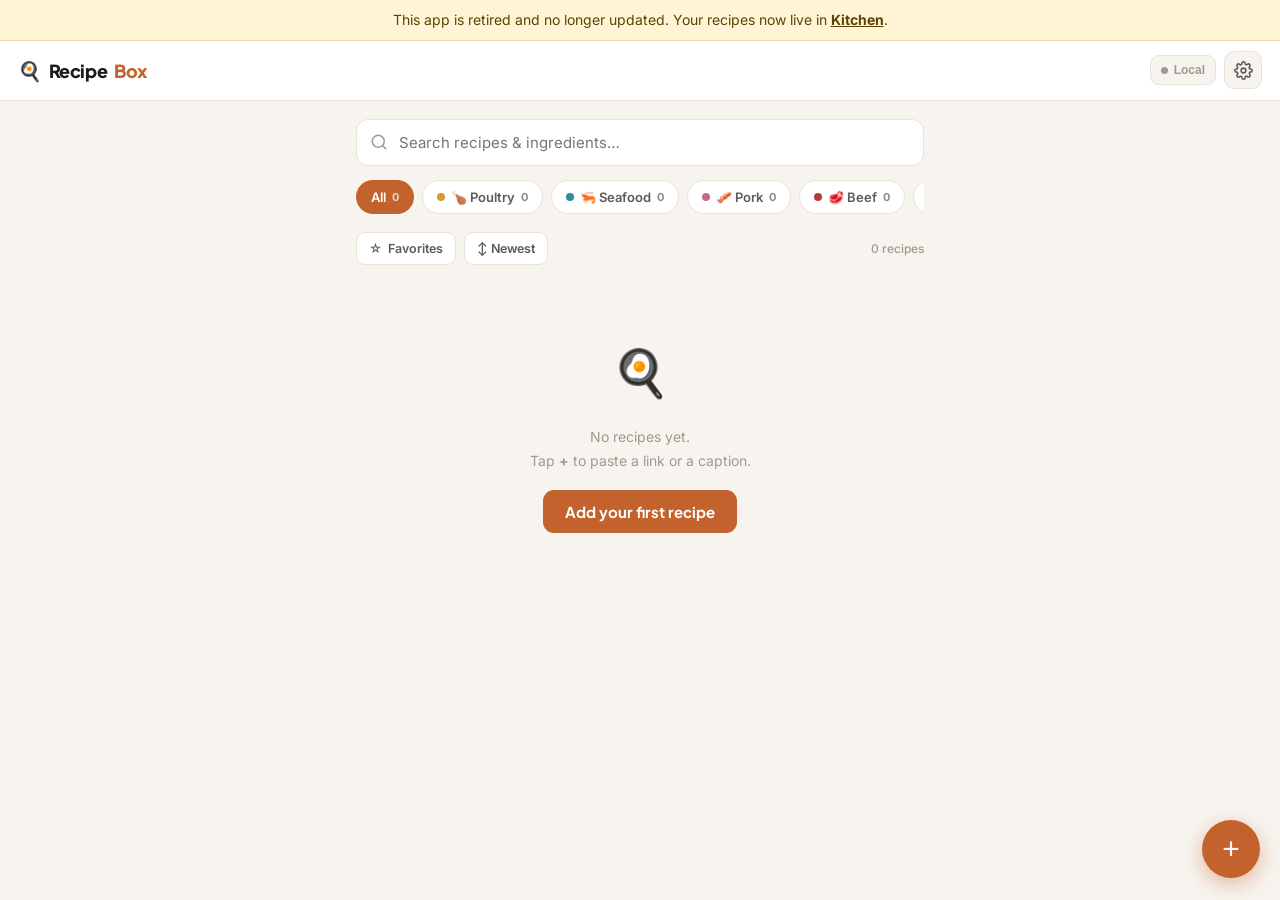
<file: recipes/index.html>
<!DOCTYPE html>
<html lang="en">
<head>
  <meta charset="UTF-8">
  <meta name="viewport" content="width=device-width, initial-scale=1.0, maximum-scale=1.0, viewport-fit=cover">
  <title>Recipe Box</title>
  <meta name="theme-color" content="#C4622D">
  <meta name="apple-mobile-web-app-capable" content="yes">
  <meta name="mobile-web-app-capable" content="yes">
  <meta name="apple-mobile-web-app-status-bar-style" content="default">
  <meta name="apple-mobile-web-app-title" content="Recipe Box">
  <link href="https://fonts.googleapis.com/css2?family=Plus+Jakarta+Sans:wght@400;500;600;700;800&family=Inter:wght@400;500;600&display=swap" rel="stylesheet">
  <style>
    *,*::before,*::after{box-sizing:border-box;margin:0;padding:0}
    :root{
      --bg:#F7F4EF;--card:#FFFFFF;
      --green:#3D7A5F;--green-light:#EAF3EE;
      --terra:#C4622D;--terra-dark:#A9501F;--terra-light:#FAEDE6;
      --text:#1C1C1A;--text-mid:#5C5C55;--text-light:#A0998C;
      --border:#E8E2D9;--shadow:0 1px 3px rgba(28,28,26,0.07),0 4px 12px rgba(28,28,26,0.04);
      --radius:14px;--danger:#C0392B;--danger-light:#FDEEEC;
      /* category accents */
      --cat-poultry:#D99A2B;--cat-poultry-l:#FBF1DC;
      --cat-seafood:#2E8B9E;--cat-seafood-l:#E1F0F3;
      --cat-pork:#C86B8A;--cat-pork-l:#F8E8EE;
      --cat-beef:#B23B3B;--cat-beef-l:#F8E4E4;
      --cat-vegetables:#4E9A5A;--cat-vegetables-l:#E6F2E8;
      --cat-soup:#D2762E;--cat-soup-l:#FBEBDD;
      --cat-dessert:#9B6BB5;--cat-dessert-l:#F1E9F6;
      --cat-others:#7A8590;--cat-others-l:#EDF0F2;
    }
    html{-webkit-text-size-adjust:100%}
    body{font-family:'Inter',sans-serif;background:var(--bg);color:var(--text);min-height:100vh;padding-bottom:calc(40px + env(safe-area-inset-bottom))}

    header{background:var(--card);border-bottom:1px solid var(--border);padding:0 18px;padding-top:env(safe-area-inset-top);display:flex;align-items:center;justify-content:space-between;height:calc(60px + env(safe-area-inset-top));position:sticky;top:0;z-index:100}
    .logo{font-family:'Plus Jakarta Sans',sans-serif;font-weight:800;font-size:18px;letter-spacing:-0.4px;color:var(--text);display:flex;align-items:center;gap:7px;cursor:pointer}
    .logo span{color:var(--terra)}
    .logo .emoji{font-size:19px}
    .head-right{display:flex;align-items:center;gap:8px}
    .sync-btn{display:flex;align-items:center;gap:6px;font-size:12px;font-weight:600;color:var(--text-light);cursor:pointer;padding:7px 10px;border-radius:9px;border:1.5px solid var(--border);background:var(--bg);transition:all 0.15s}
    .sync-btn:hover{border-color:var(--text-light);color:var(--text-mid)}
    .sync-dot{width:7px;height:7px;border-radius:50%;background:var(--text-light);transition:background 0.3s;flex-shrink:0}
    .sync-dot.ok{background:var(--green)}
    .sync-dot.error{background:var(--danger)}
    .sync-dot.syncing{background:#E8A020;animation:blink 1s infinite}
    @keyframes blink{0%,100%{opacity:1}50%{opacity:0.35}}
    .icon-btn{width:38px;height:38px;display:flex;align-items:center;justify-content:center;border-radius:10px;border:1.5px solid var(--border);background:var(--bg);cursor:pointer;color:var(--text-mid);transition:all .15s;flex-shrink:0}
    .icon-btn:hover{border-color:var(--text-light)}

    main{max-width:600px;margin:0 auto;padding:18px 16px}

    /* search + controls */
    .search-wrap{position:relative;margin-bottom:14px}
    .search-input{width:100%;font-family:'Inter',sans-serif;font-size:15px;color:var(--text);background:var(--card);border:1.5px solid var(--border);border-radius:12px;padding:13px 14px 13px 42px;outline:none;transition:border-color 0.15s,box-shadow 0.15s}
    .search-input:focus{border-color:var(--terra);box-shadow:0 0 0 3px rgba(196,98,45,0.12)}
    .search-icon{position:absolute;left:14px;top:50%;transform:translateY(-50%);color:var(--text-light);pointer-events:none}

    .chips{display:flex;gap:8px;overflow-x:auto;padding-bottom:4px;margin-bottom:14px;-webkit-overflow-scrolling:touch;scrollbar-width:none}
    .chips::-webkit-scrollbar{display:none}
    .chip{flex-shrink:0;font-family:'Inter',sans-serif;font-size:13px;font-weight:600;color:var(--text-mid);background:var(--card);border:1.5px solid var(--border);border-radius:999px;padding:8px 14px;cursor:pointer;white-space:nowrap;transition:all 0.15s;display:flex;align-items:center;gap:6px}
    .chip .cnt{font-size:11px;font-weight:700;opacity:0.7}
    .chip.active{color:#fff;border-color:transparent}
    .chip .dot{width:8px;height:8px;border-radius:50%}

    .controls{display:flex;align-items:center;gap:8px;margin-bottom:16px;flex-wrap:wrap}
    .ctrl-btn{font-family:'Inter',sans-serif;font-size:12.5px;font-weight:600;color:var(--text-mid);background:var(--card);border:1.5px solid var(--border);border-radius:9px;padding:8px 12px;cursor:pointer;transition:all 0.15s;display:flex;align-items:center;gap:6px}
    .ctrl-btn.on{background:var(--terra-light);border-color:var(--terra);color:var(--terra-dark)}
    .ctrl-spacer{flex:1}
    .count-label{font-size:12px;color:var(--text-light);font-weight:500}

    /* recipe cards */
    .recipe-grid{display:flex;flex-direction:column;gap:12px}
    .rcard{background:var(--card);border-radius:var(--radius);box-shadow:var(--shadow);overflow:hidden;cursor:pointer;display:flex;transition:transform 0.1s;-webkit-tap-highlight-color:transparent;position:relative}
    .rcard:active{transform:scale(0.99)}
    .rcard-photo{width:104px;flex-shrink:0;background-size:cover;background-position:center;position:relative;min-height:104px}
    .rcard-photo.placeholder{display:flex;align-items:center;justify-content:center;font-size:36px}
    .rcard-body{flex:1;padding:14px 14px 14px 15px;min-width:0;display:flex;flex-direction:column;justify-content:center}
    .rcard-title{font-family:'Plus Jakarta Sans',sans-serif;font-size:16px;font-weight:700;line-height:1.28;color:var(--text);margin-bottom:8px;display:-webkit-box;-webkit-line-clamp:2;-webkit-box-orient:vertical;overflow:hidden}
    .rcard-meta{display:flex;align-items:center;gap:8px;flex-wrap:wrap}
    .cat-tag{font-size:11px;font-weight:700;padding:3px 9px;border-radius:999px;display:inline-flex;align-items:center;gap:4px}
    .rcard-cooked{font-size:11.5px;color:var(--text-light);font-weight:500}
    .fav-star{position:absolute;top:8px;right:8px;width:32px;height:32px;border-radius:50%;background:rgba(255,255,255,0.92);display:flex;align-items:center;justify-content:center;cursor:pointer;font-size:16px;box-shadow:0 1px 4px rgba(0,0,0,0.12);z-index:2;transition:transform .1s}
    .fav-star:active{transform:scale(0.85)}
    .fav-star.off{color:var(--text-light)}
    .fav-star.on{color:#E8A020}

    .empty-state{text-align:center;padding:52px 20px;color:var(--text-light);font-size:14px;line-height:1.7}
    .empty-state .e{font-size:46px;display:block;margin-bottom:14px}
    .empty-state .btn-primary{margin-top:18px;display:inline-block}

    /* floating add button */
    .fab{position:fixed;right:20px;bottom:calc(22px + env(safe-area-inset-bottom));width:58px;height:58px;border-radius:50%;background:var(--terra);color:#fff;border:none;font-size:30px;font-weight:400;box-shadow:0 6px 20px rgba(196,98,45,0.42);cursor:pointer;z-index:90;display:flex;align-items:center;justify-content:center;transition:transform .12s}
    .fab:active{transform:scale(0.9)}

    /* generic screens (add/edit/detail) render into #screen overlay */
    .screen{position:fixed;inset:0;background:var(--bg);z-index:150;overflow-y:auto;display:none;flex-direction:column;padding-bottom:calc(30px + env(safe-area-inset-bottom))}
    .screen.open{display:flex}
    .screen-head{background:var(--card);border-bottom:1px solid var(--border);padding:0 12px;padding-top:env(safe-area-inset-top);display:flex;align-items:center;gap:8px;height:calc(56px + env(safe-area-inset-top));position:sticky;top:0;z-index:10}
    .back-btn{width:40px;height:40px;display:flex;align-items:center;justify-content:center;border-radius:10px;background:none;border:none;cursor:pointer;color:var(--text);flex-shrink:0}
    .screen-title{font-family:'Plus Jakarta Sans',sans-serif;font-size:16px;font-weight:800;flex:1;white-space:nowrap;overflow:hidden;text-overflow:ellipsis}
    .screen-body{padding:18px 16px;max-width:600px;margin:0 auto;width:100%}

    /* forms */
    label.fl{font-family:'Plus Jakarta Sans',sans-serif;font-size:11.5px;font-weight:700;text-transform:uppercase;letter-spacing:0.07em;color:var(--text-light);display:block;margin-bottom:7px;margin-top:18px}
    label.fl:first-child{margin-top:0}
    .fin,textarea.fin{width:100%;font-family:'Inter',sans-serif;font-size:15px;color:var(--text);background:var(--card);border:1.5px solid var(--border);border-radius:11px;padding:12px 14px;outline:none;transition:border-color 0.15s,box-shadow 0.15s}
    .fin:focus,textarea.fin:focus{border-color:var(--terra);box-shadow:0 0 0 3px rgba(196,98,45,0.12)}
    textarea.fin{resize:vertical;line-height:1.55;min-height:120px}
    textarea.paste-box{min-height:200px;font-size:15px}
    .row2{display:flex;gap:10px}
    .row2>div{flex:1}
    .hint{font-size:12.5px;color:var(--text-light);margin-top:6px;line-height:1.5}

    .cat-picker{display:flex;flex-wrap:wrap;gap:8px}
    .cat-opt{font-size:13px;font-weight:600;padding:9px 13px;border-radius:10px;border:1.5px solid var(--border);background:var(--card);cursor:pointer;display:flex;align-items:center;gap:6px;color:var(--text-mid);transition:all .12s}
    .cat-opt.sel{color:#fff;border-color:transparent}

    .btn-primary{font-family:'Plus Jakarta Sans',sans-serif;font-size:15px;font-weight:700;color:#fff;background:var(--terra);border:none;border-radius:11px;padding:14px;cursor:pointer;transition:opacity .15s;width:100%;text-align:center}
    .btn-primary:hover{opacity:0.9}
    .btn-primary:active{opacity:0.8}
    .btn-secondary{font-family:'Inter',sans-serif;font-size:14px;font-weight:600;color:var(--text-mid);background:var(--card);border:1.5px solid var(--border);border-radius:11px;padding:13px;cursor:pointer;width:100%;transition:all .15s}
    .btn-secondary:hover{border-color:var(--text-mid)}
    .form-actions{margin-top:26px;display:flex;flex-direction:column;gap:10px}

    /* import screen */
    .import-tabs{display:flex;gap:6px;background:var(--card);border-radius:12px;padding:4px;margin-bottom:18px;box-shadow:var(--shadow)}
    .it-btn{flex:1;font-size:13.5px;font-weight:600;color:var(--text-mid);background:none;border:none;padding:10px;border-radius:9px;cursor:pointer;transition:all .15s}
    .it-btn.active{background:var(--terra);color:#fff;font-weight:700}
    .import-note{background:var(--terra-light);border-left:3px solid var(--terra);border-radius:10px;padding:12px 14px;font-size:13px;color:var(--terra-dark);line-height:1.55;margin-bottom:16px}

    /* detail view */
    .detail-hero{width:100%;height:230px;background-size:cover;background-position:center;background-color:var(--cat-others-l)}
    .detail-hero.placeholder{display:flex;align-items:center;justify-content:center;font-size:64px}
    .detail-body{padding:20px 18px;max-width:600px;margin:0 auto;width:100%}
    .detail-title{font-family:'Plus Jakarta Sans',sans-serif;font-size:24px;font-weight:800;line-height:1.2;letter-spacing:-0.4px;margin-bottom:12px}
    .detail-metarow{display:flex;align-items:center;gap:10px;flex-wrap:wrap;margin-bottom:8px}
    .meta-pill{font-size:12.5px;color:var(--text-mid);background:var(--card);border:1px solid var(--border);border-radius:8px;padding:6px 11px;font-weight:600;display:flex;align-items:center;gap:5px}
    .source-link{font-size:12.5px;color:var(--terra);font-weight:600;text-decoration:none}
    .detail-section{margin-top:24px}
    .detail-section h3{font-family:'Plus Jakarta Sans',sans-serif;font-size:15px;font-weight:800;margin-bottom:12px;display:flex;align-items:center;gap:8px}
    .ing-list{display:flex;flex-direction:column;gap:2px}
    .ing-item{display:flex;align-items:flex-start;gap:12px;padding:11px 12px;border-radius:10px;cursor:pointer;-webkit-tap-highlight-color:transparent;transition:background .12s;user-select:none}
    .ing-item:active{background:var(--terra-light)}
    .ing-check{width:22px;height:22px;border-radius:6px;border:2px solid var(--border);flex-shrink:0;display:flex;align-items:center;justify-content:center;background:#fff;margin-top:1px;transition:all .15s}
    .ing-item.checked .ing-check{background:var(--terra);border-color:var(--terra)}
    .ing-item .ing-check svg{display:none}
    .ing-item.checked .ing-check svg{display:block}
    .ing-item.checked .ing-text{text-decoration:line-through;color:var(--text-light)}
    .ing-text{font-size:15px;line-height:1.4;padding-top:1px}
    .step-list{display:flex;flex-direction:column;gap:14px;counter-reset:step}
    .step-item{display:flex;gap:13px;align-items:flex-start}
    .step-num{width:26px;height:26px;border-radius:50%;background:var(--terra-light);color:var(--terra-dark);font-weight:800;font-size:13px;display:flex;align-items:center;justify-content:center;flex-shrink:0;font-family:'Plus Jakarta Sans',sans-serif}
    .step-text{font-size:15px;line-height:1.55;padding-top:2px}
    .notes-box{background:var(--card);border:1px solid var(--border);border-radius:11px;padding:14px;font-size:14px;line-height:1.6;color:var(--text-mid);white-space:pre-wrap}
    .detail-actions{margin-top:28px;display:grid;grid-template-columns:1fr 1fr;gap:10px}
    .detail-actions .full{grid-column:1/-1}
    .da-btn{font-family:'Inter',sans-serif;font-size:14px;font-weight:600;padding:13px 10px;border-radius:11px;border:1.5px solid var(--border);background:var(--card);cursor:pointer;color:var(--text-mid);transition:all .15s;display:flex;align-items:center;justify-content:center;gap:7px}
    .da-btn:hover{border-color:var(--text-mid)}
    .da-btn.danger{color:var(--danger);border-color:transparent;background:var(--danger-light)}
    .da-btn.accent{color:#fff;background:var(--terra);border-color:transparent}
    .da-btn.cook{color:#fff;background:var(--green);border-color:transparent}

    /* cook mode */
    .cook{position:fixed;inset:0;background:#1C1C1A;color:#fff;z-index:300;display:none;flex-direction:column;padding:env(safe-area-inset-top) 0 env(safe-area-inset-bottom)}
    .cook.open{display:flex}
    .cook-top{display:flex;align-items:center;justify-content:space-between;padding:16px 18px}
    .cook-progress{font-size:14px;font-weight:600;color:#C4B8A8;letter-spacing:0.03em}
    .cook-x{background:rgba(255,255,255,0.1);border:none;color:#fff;width:40px;height:40px;border-radius:10px;font-size:18px;cursor:pointer}
    .cook-bar{height:4px;background:rgba(255,255,255,0.12);margin:0 18px;border-radius:2px;overflow:hidden}
    .cook-bar-fill{height:100%;background:var(--terra);transition:width .3s;border-radius:2px}
    .cook-stage{flex:1;display:flex;flex-direction:column;justify-content:center;padding:24px 28px;position:relative}
    .cook-stepnum{font-family:'Plus Jakarta Sans',sans-serif;font-size:14px;font-weight:700;text-transform:uppercase;letter-spacing:0.12em;color:var(--terra);margin-bottom:20px}
    .cook-text{font-family:'Plus Jakarta Sans',sans-serif;font-size:28px;font-weight:600;line-height:1.4;letter-spacing:-0.3px}
    .cook-tap-l,.cook-tap-r{position:absolute;top:0;bottom:0;width:28%;cursor:pointer}
    .cook-tap-l{left:0}.cook-tap-r{right:0}
    .cook-nav{display:flex;gap:12px;padding:16px 18px}
    .cook-nav button{flex:1;font-family:'Plus Jakarta Sans',sans-serif;font-size:16px;font-weight:700;padding:16px;border-radius:13px;border:none;cursor:pointer;transition:opacity .15s}
    .cook-prev{background:rgba(255,255,255,0.12);color:#fff}
    .cook-prev:disabled{opacity:0.35}
    .cook-next{background:var(--terra);color:#fff}
    .cook-peek-btn{position:absolute;bottom:16px;left:50%;transform:translateX(-50%);background:rgba(255,255,255,0.1);border:none;color:#C4B8A8;font-size:12.5px;font-weight:600;padding:8px 16px;border-radius:999px;cursor:pointer;white-space:nowrap}
    .cook-drawer{position:fixed;left:0;right:0;bottom:0;background:#2A2A27;border-radius:20px 20px 0 0;max-height:60vh;overflow-y:auto;transform:translateY(101%);transition:transform .28s;z-index:310;padding:20px 22px calc(28px + env(safe-area-inset-bottom))}
    .cook-drawer.open{transform:translateY(0)}
    .cook-drawer h4{font-family:'Plus Jakarta Sans',sans-serif;font-size:15px;font-weight:800;margin-bottom:14px;color:#fff;display:flex;justify-content:space-between;align-items:center}
    .cook-drawer h4 button{background:rgba(255,255,255,0.1);border:none;color:#fff;width:32px;height:32px;border-radius:8px;font-size:15px;cursor:pointer}
    .cook-drawer li{list-style:none;font-size:15px;line-height:1.5;color:#E4DED4;padding:8px 0;border-bottom:1px solid rgba(255,255,255,0.07)}

    /* toast */
    .toast{position:fixed;bottom:calc(24px + env(safe-area-inset-bottom));left:50%;transform:translateX(-50%) translateY(10px);background:var(--text);color:#fff;padding:12px 18px;border-radius:11px;font-size:14px;font-weight:600;opacity:0;transition:all 0.22s;pointer-events:none;z-index:9999;box-shadow:0 4px 20px rgba(0,0,0,0.22);display:flex;align-items:center;gap:14px;max-width:90vw}
    .toast.show{opacity:1;transform:translateX(-50%) translateY(0);pointer-events:auto}
    .toast button{background:none;border:none;color:#F0B060;font-weight:700;font-size:14px;cursor:pointer;padding:0;white-space:nowrap}

    /* modal */
    .modal-overlay{position:fixed;inset:0;background:rgba(28,28,26,0.48);z-index:400;display:none;align-items:flex-end;justify-content:center}
    .modal-overlay.open{display:flex}
    .modal{background:var(--card);border-radius:20px 20px 0 0;padding:26px 22px calc(32px + env(safe-area-inset-bottom));width:100%;max-width:520px;box-shadow:0 -4px 40px rgba(28,28,26,0.15);max-height:90vh;overflow-y:auto}
    @media(min-width:540px){.modal-overlay{align-items:center;padding:20px}.modal{border-radius:var(--radius);padding-bottom:32px}}
    .modal h3{font-family:'Plus Jakarta Sans',sans-serif;font-size:19px;font-weight:800;margin-bottom:8px}
    .modal p{font-size:13.5px;color:var(--text-mid);margin-bottom:16px;line-height:1.6}
    .modal label{font-size:12.5px;font-weight:600;color:var(--text-mid);display:block;margin-bottom:6px;margin-top:14px}
    .modal input[type=url]{width:100%;font-family:'Inter',sans-serif;font-size:14px;color:var(--text);background:var(--bg);border:1.5px solid var(--border);border-radius:9px;padding:11px 14px;outline:none}
    .modal input[type=url]:focus{border-color:var(--terra)}
    .modal textarea{width:100%;height:80px;font-family:monospace;font-size:10.5px;padding:10px 12px;background:var(--bg);border:1.5px solid var(--border);border-radius:8px;resize:none;outline:none;margin-top:6px;line-height:1.5;color:var(--text-mid)}
    .modal ol{font-size:12.5px;color:var(--text-mid);line-height:1.8;padding-left:18px;margin:8px 0 4px}
    .modal ol a{color:var(--terra);font-weight:600;text-decoration:none}
    .modal-btns{display:flex;gap:8px;margin-top:20px}
    .modal-btns .btn-primary{padding:13px}
    .btn-cancel{font-family:'Inter',sans-serif;font-size:14px;font-weight:600;color:var(--text-mid);background:none;border:1.5px solid var(--border);border-radius:11px;padding:13px 20px;cursor:pointer;transition:all 0.15s;flex-shrink:0}
    .btn-cancel:hover{border-color:var(--text-mid)}
    details.adv{margin-top:14px;border-top:1px solid var(--border);padding-top:12px}
    details.adv summary{font-size:12.5px;font-weight:600;color:var(--text-light);cursor:pointer}

    /* grocery send checklist */
    .gsend-list{display:flex;flex-direction:column;gap:2px;max-height:44vh;overflow-y:auto;margin:6px -6px 0}
    .gsend-item{display:flex;align-items:center;gap:12px;padding:10px 8px;border-radius:9px;cursor:pointer;-webkit-tap-highlight-color:transparent}
    .gsend-item:active{background:var(--bg)}
    .gsend-check{width:22px;height:22px;border-radius:6px;border:2px solid var(--border);flex-shrink:0;display:flex;align-items:center;justify-content:center;background:#fff}
    .gsend-item.on .gsend-check{background:var(--green);border-color:var(--green)}
    .gsend-item .gsend-check svg{display:none}
    .gsend-item.on .gsend-check svg{display:block}
    .gsend-item span{font-size:14.5px;line-height:1.4}
    .gsend-item:not(.on) span{color:var(--text-light)}
    /* retired-app notice (this app was folded into Kitchen) */
    .retired{background:#FFF4D6;color:#5C4400;border-bottom:1px solid #EBD9A6;padding:10px 16px;font-size:14px;line-height:1.4;text-align:center}
    .retired a{color:inherit;font-weight:700}
  </style>
</head>
<body>

<div class="retired">This app is retired and no longer updated. Your recipes now live in <a href="../kitchen/">Kitchen</a>.</div>

<header>
  <div class="logo" onclick="goHome()"><span class="emoji">🍳</span>Recipe <span>Box</span></div>
  <div class="head-right">
    <button class="sync-btn" onclick="manualSync()" title="Sync now">
      <div class="sync-dot" id="sync-dot"></div>
      <span id="sync-label">Local</span>
    </button>
    <button class="icon-btn" onclick="openSettings()" aria-label="Settings">
      <svg width="19" height="19" viewBox="0 0 24 24" fill="none" stroke="currentColor" stroke-width="2" stroke-linecap="round" stroke-linejoin="round"><circle cx="12" cy="12" r="3"/><path d="M19.4 15a1.65 1.65 0 0 0 .33 1.82l.06.06a2 2 0 1 1-2.83 2.83l-.06-.06a1.65 1.65 0 0 0-1.82-.33 1.65 1.65 0 0 0-1 1.51V21a2 2 0 0 1-4 0v-.09A1.65 1.65 0 0 0 9 19.4a1.65 1.65 0 0 0-1.82.33l-.06.06a2 2 0 1 1-2.83-2.83l.06-.06a1.65 1.65 0 0 0 .33-1.82 1.65 1.65 0 0 0-1.51-1H3a2 2 0 0 1 0-4h.09A1.65 1.65 0 0 0 4.6 9a1.65 1.65 0 0 0-.33-1.82l-.06-.06a2 2 0 1 1 2.83-2.83l.06.06a1.65 1.65 0 0 0 1.82.33H9a1.65 1.65 0 0 0 1-1.51V3a2 2 0 0 1 4 0v.09a1.65 1.65 0 0 0 1 1.51 1.65 1.65 0 0 0 1.82-.33l.06-.06a2 2 0 1 1 2.83 2.83l-.06.06a1.65 1.65 0 0 0-.33 1.82V9a1.65 1.65 0 0 0 1.51 1H21a2 2 0 0 1 0 4h-.09a1.65 1.65 0 0 0-1.51 1z"/></svg>
    </button>
  </div>
</header>

<main id="home-view">
  <div class="search-wrap">
    <svg class="search-icon" width="18" height="18" viewBox="0 0 24 24" fill="none" stroke="currentColor" stroke-width="2" stroke-linecap="round" stroke-linejoin="round"><circle cx="11" cy="11" r="8"/><path d="M21 21l-4.35-4.35"/></svg>
    <input class="search-input" id="search" type="search" placeholder="Search recipes & ingredients…" oninput="render()">
  </div>
  <div class="chips" id="chips"></div>
  <div class="controls">
    <button class="ctrl-btn" id="fav-btn" onclick="toggleFavFilter()">
      <span id="fav-star-ico">☆</span> Favorites
    </button>
    <button class="ctrl-btn" id="sort-btn" onclick="toggleSort()">↕ Newest</button>
    <div class="ctrl-spacer"></div>
    <span class="count-label" id="count-label"></span>
  </div>
  <div class="recipe-grid" id="grid"></div>
</main>

<button class="fab" onclick="openImport()" aria-label="Add recipe">+</button>

<!-- ============ IMPORT SCREEN ============ -->
<div class="screen" id="import-screen">
  <div class="screen-head">
    <button class="back-btn" onclick="closeScreen('import-screen')" aria-label="Back">
      <svg width="24" height="24" viewBox="0 0 24 24" fill="none" stroke="currentColor" stroke-width="2" stroke-linecap="round" stroke-linejoin="round"><path d="M19 12H5M12 19l-7-7 7-7"/></svg>
    </button>
    <div class="screen-title">Add a Recipe</div>
  </div>
  <div class="screen-body">
    <div class="import-tabs">
      <button class="it-btn active" id="imp-tab-paste" onclick="setImportTab('paste')">Paste</button>
      <button class="it-btn" id="imp-tab-photo" onclick="setImportTab('photo')">Photo</button>
      <button class="it-btn" id="imp-tab-blank" onclick="setImportTab('blank')">Blank</button>
    </div>
    <div id="imp-paste">
      <div class="import-note" id="imp-hint">Paste a <strong>recipe link</strong> or the <strong>caption text</strong> from Instagram/anywhere. I'll detect which and pull it apart for you — you can fix anything on the next screen.</div>
      <textarea class="fin paste-box" id="paste-box" placeholder="Paste a URL like https://…&#10;&#10;— or —&#10;&#10;Paste a caption:&#10;&#10;Creamy Tuscan Chicken 🍗&#10;Ingredients:&#10;- 2 chicken breasts&#10;- ½ cup cream&#10;…"></textarea>
      <div class="form-actions">
        <button class="btn-primary" id="parse-btn" onclick="doParse()">Parse recipe</button>
      </div>
    </div>
    <div id="imp-photo" style="display:none">
      <div class="import-note">Take a photo of a <strong>written or printed recipe</strong> — a cookbook page, a recipe card, grandma's notes — and I'll read the text off it. Clear, well-lit, straight-on shots work best. You can fix anything on the next screen.</div>
      <input type="file" id="photo-input" accept="image/*" style="display:none" onchange="photoPicked(this)">
      <div class="form-actions">
        <button class="btn-primary" id="photo-btn" onclick="$('photo-input').click()">📷 Choose a photo</button>
      </div>
    </div>
    <div id="imp-blank" style="display:none">
      <div class="import-note">Start from a blank recipe and type it in yourself.</div>
      <div class="form-actions">
        <button class="btn-primary" onclick="startBlank()">New blank recipe</button>
      </div>
    </div>
  </div>
</div>

<!-- ============ EDIT / PREVIEW SCREEN ============ -->
<div class="screen" id="edit-screen">
  <div class="screen-head">
    <button class="back-btn" onclick="closeScreen('edit-screen')" aria-label="Back">
      <svg width="24" height="24" viewBox="0 0 24 24" fill="none" stroke="currentColor" stroke-width="2" stroke-linecap="round" stroke-linejoin="round"><path d="M19 12H5M12 19l-7-7 7-7"/></svg>
    </button>
    <div class="screen-title" id="edit-heading">Review & Save</div>
  </div>
  <div class="screen-body">
    <label class="fl">Title</label>
    <input class="fin" id="e-title" placeholder="Recipe title">

    <label class="fl">Category</label>
    <div class="cat-picker" id="e-catpicker"></div>

    <label class="fl">Image URL</label>
    <input class="fin" id="e-image" placeholder="https://… (optional)">

    <div class="row2">
      <div>
        <label class="fl">Servings</label>
        <input class="fin" id="e-servings" placeholder="4">
      </div>
      <div>
        <label class="fl">Prep</label>
        <input class="fin" id="e-prep" placeholder="15 min">
      </div>
      <div>
        <label class="fl">Cook</label>
        <input class="fin" id="e-cook" placeholder="30 min">
      </div>
    </div>

    <label class="fl">Ingredients <span style="text-transform:none;font-weight:500;color:var(--text-light)">— one per line</span></label>
    <textarea class="fin" id="e-ingredients" placeholder="2 chicken breasts&#10;1 cup rice&#10;…"></textarea>

    <label class="fl">Steps <span style="text-transform:none;font-weight:500;color:var(--text-light)">— one per line</span></label>
    <textarea class="fin" id="e-steps" placeholder="Season the chicken…&#10;Sear 5 min per side…"></textarea>

    <label class="fl">Notes</label>
    <textarea class="fin" id="e-notes" style="min-height:70px" placeholder="Anything else…"></textarea>

    <input type="hidden" id="e-source">

    <div class="form-actions">
      <button class="btn-primary" onclick="saveRecipe()">Save recipe</button>
    </div>
  </div>
</div>

<!-- ============ DETAIL SCREEN ============ -->
<div class="screen" id="detail-screen">
  <div class="screen-head">
    <button class="back-btn" onclick="goHome()" aria-label="Back">
      <svg width="24" height="24" viewBox="0 0 24 24" fill="none" stroke="currentColor" stroke-width="2" stroke-linecap="round" stroke-linejoin="round"><path d="M19 12H5M12 19l-7-7 7-7"/></svg>
    </button>
    <div class="screen-title" id="detail-heading">Recipe</div>
    <button class="icon-btn" id="detail-fav" onclick="toggleFavFromDetail()" aria-label="Favorite">☆</button>
  </div>
  <div id="detail-content"></div>
</div>

<!-- ============ COOK MODE ============ -->
<div class="cook" id="cook">
  <div class="cook-top">
    <div class="cook-progress" id="cook-progress">Step 1 / 1</div>
    <button class="cook-x" onclick="exitCook()">✕</button>
  </div>
  <div class="cook-bar"><div class="cook-bar-fill" id="cook-bar-fill"></div></div>
  <div class="cook-stage">
    <div class="cook-tap-l" onclick="cookPrev()"></div>
    <div class="cook-tap-r" onclick="cookNext()"></div>
    <div class="cook-stepnum" id="cook-stepnum">Step 1</div>
    <div class="cook-text" id="cook-text"></div>
    <button class="cook-peek-btn" onclick="toggleCookDrawer()">🧺 Ingredients</button>
  </div>
  <div class="cook-nav">
    <button class="cook-prev" id="cook-prev" onclick="cookPrev()">Prev</button>
    <button class="cook-next" id="cook-next" onclick="cookNext()">Next</button>
  </div>
</div>
<div class="cook-drawer" id="cook-drawer">
  <h4>Ingredients <button onclick="toggleCookDrawer()">✕</button></h4>
  <ul id="cook-drawer-list"></ul>
</div>

<!-- ============ SETTINGS MODAL ============ -->
<div class="modal-overlay" id="settings-modal">
  <div class="modal">
    <h3>Settings</h3>
    <p>Sync your recipes to a Google Sheet so they're backed up and shared across devices. Everything works offline too — text import always works; URL import needs the backend.</p>

    <label>Recipes Apps Script URL</label>
    <input type="url" id="recipe-url" placeholder="https://script.google.com/macros/s/…/exec">

    <label>Grocery List Apps Script URL <span style="font-weight:500;color:var(--text-light)">(for "Send to grocery list")</span></label>
    <input type="url" id="grocery-url" placeholder="https://script.google.com/macros/s/…/exec">

    <details class="adv">
      <summary>Set-up steps &amp; backend code</summary>
      <ol>
        <li>Create a Google Sheet, open <strong>Extensions → Apps Script</strong>.</li>
        <li>Paste the <code>backend.gs</code> from this repo, save.</li>
        <li><strong>Deploy → New deployment → Web app</strong>. Execute as <em>Me</em>, access <em>Anyone</em>.</li>
        <li>Copy the Web App URL and paste it above.</li>
      </ol>
      <p style="margin:6px 0 0">The Recipes backend also fetches recipe web pages server-side for URL import (no CORS issues). See <code>recipes/backend.gs</code> &amp; <code>SETUP.md</code>.</p>
    </details>

    <div class="modal-btns">
      <button class="btn-cancel" onclick="closeSettings()">Cancel</button>
      <button class="btn-primary" onclick="saveSettings()">Save</button>
    </div>
  </div>
</div>

<!-- ============ SEND-TO-GROCERY MODAL ============ -->
<div class="modal-overlay" id="gsend-modal">
  <div class="modal">
    <h3>Send to grocery list</h3>
    <p>Uncheck anything you already have (pantry staples), then send the rest to your grocery list.</p>
    <div class="gsend-list" id="gsend-list"></div>
    <div class="modal-btns">
      <button class="btn-cancel" onclick="closeGsend()">Cancel</button>
      <button class="btn-primary" id="gsend-confirm" onclick="confirmGsend()">Send</button>
    </div>
  </div>
</div>

<div class="toast" id="toast"></div>

<script>
/* ============================================================
   PURE PARSER FUNCTIONS (tested with node — see recipes/test/)
   ============================================================ */
function parseDuration(iso){
  if(!iso||typeof iso!=='string')return '';
  const m=iso.match(/^P(?:(\d+)D)?(?:T(?:(\d+)H)?(?:(\d+)M)?(?:(\d+)S)?)?$/);
  if(!m)return (/^PT/.test(iso))?'':iso;
  const d=+m[1]||0,h=+m[2]||0,min=+m[3]||0;
  const parts=[];
  if(d)parts.push(d+' day'+(d>1?'s':''));
  if(h)parts.push(h+' hr');
  if(min)parts.push(min+' min');
  return parts.join(' ');
}
function parseInstructions(ins){
  const out=[];
  const walk=(node)=>{
    if(node==null)return;
    if(typeof node==='string'){const t=node.trim();if(t)out.push(t);return;}
    if(Array.isArray(node)){node.forEach(walk);return;}
    if(typeof node==='object'){
      const type=node['@type'];
      if(type==='HowToSection'||(node.itemListElement&&!node.text)){walk(node.itemListElement);return;}
      if(node.text){out.push(String(node.text).trim());return;}
      if(node.name&&type==='HowToStep'){out.push(String(node.name).trim());return;}
      if(node.itemListElement){walk(node.itemListElement);return;}
      if(node.name){out.push(String(node.name).trim());return;}
    }
  };
  walk(ins);
  return out.filter(Boolean);
}
function parseImage(img){
  if(!img)return '';
  if(typeof img==='string')return img;
  if(Array.isArray(img))return parseImage(img[0]);
  if(typeof img==='object')return img.url||img.contentUrl||'';
  return '';
}
function parseYield(y){
  if(y==null)return '';
  if(Array.isArray(y))return parseYield(y.find(Boolean));
  if(typeof y==='number')return String(y);
  const s=String(y).trim();
  const m=s.match(/\d+/);
  return m?m[0]:s;
}
function findRecipeNode(objs){
  const isRecipe=(n)=>{
    if(!n||typeof n!=='object')return false;
    const t=n['@type'];
    if(!t)return false;
    if(Array.isArray(t))return t.some(x=>String(x).toLowerCase()==='recipe');
    return String(t).toLowerCase()==='recipe';
  };
  for(const o of objs){
    if(isRecipe(o))return o;
    if(o&&o['@graph']&&Array.isArray(o['@graph'])){
      const found=o['@graph'].find(isRecipe);
      if(found)return found;
    }
  }
  return null;
}
function parseRecipeFromLdjson(ldjsonStrings, og){
  og=og||{};
  const objs=[];
  (ldjsonStrings||[]).forEach(s=>{
    try{
      const parsed=JSON.parse(s);
      if(Array.isArray(parsed))parsed.forEach(p=>objs.push(p));
      else objs.push(parsed);
    }catch(e){}
  });
  const r=findRecipeNode(objs);
  if(!r){
    return {title:og.title||'',imageUrl:og.image||'',ingredients:[],steps:[],servings:'',prepTime:'',cookTime:'',notes:og.description||'',sourceFound:false};
  }
  let ingredients=r.recipeIngredient||r.ingredients||[];
  if(typeof ingredients==='string')ingredients=[ingredients];
  ingredients=ingredients.map(x=>String(x).trim()).filter(Boolean);
  return {
    title:(r.name||og.title||'').toString().trim(),
    imageUrl:parseImage(r.image)||og.image||'',
    ingredients,
    steps:parseInstructions(r.recipeInstructions),
    servings:parseYield(r.recipeYield),
    prepTime:parseDuration(r.prepTime),
    cookTime:parseDuration(r.cookTime),
    notes:'',
    sourceFound:true
  };
}

const UNIT_WORDS=['cup','cups','tbsp','tbsps','tablespoon','tablespoons','tsp','tsps','teaspoon','teaspoons','oz','ounce','ounces','lb','lbs','pound','pounds','g','gram','grams','kg','ml','l','liter','litre','clove','cloves','can','cans','pinch','handful','slice','slices','stick','sticks','package','pkg','bunch','sprig','sprigs','dash','quart','pint','gallon'];
const FRACTION_CHARS='½⅓⅔¼¾⅕⅖⅗⅘⅙⅚⅛⅜⅝⅞';
function stripEmoji(s){return s.replace(/[\u{1F000}-\u{1FAFF}\u{2600}-\u{27BF}\u{2190}-\u{21FF}\u{2B00}-\u{2BFF}️‍]/gu,'').trim();}
function looksLikeIngredient(line){
  const l=line.trim();
  if(!l)return false;
  if(/^[-•*·▢▪◦‣]\s*/.test(l))return true;
  if(looksLikeStep(l))return false; // "1. Brown the beef" is a step, not an ingredient
  if(new RegExp('^\\s*['+'\\d'+FRACTION_CHARS+']').test(l))return true;
  if(/^\s*\d+\s*\/\s*\d+/.test(l))return true;
  const firstWord=l.toLowerCase().replace(/^[^a-z]+/,'').split(/\s+/)[0];
  if(UNIT_WORDS.includes(firstWord))return true;
  return false;
}
function looksLikeStep(line){
  const l=line.trim();
  if(/^\s*\d+[\.\)]\s+/.test(l))return true;
  if(/^\s*step\s*\d+/i.test(l))return true;
  return false;
}
const INGREDIENT_HEADING=/ingredient/i;
const STEP_HEADING=/instruction|direction|method|steps|preparation|how to make/i;
function isHeading(line){
  const clean=stripEmoji(line).replace(/[:：\-–—]+$/,'').trim();
  if(clean.length>40)return null;
  if(INGREDIENT_HEADING.test(clean))return 'ing';
  if(STEP_HEADING.test(clean))return 'step';
  return null;
}
function cleanBullet(l){return stripEmoji(l.replace(/^[-•*·▢▪◦‣]\s*/,'')).replace(/\s+#[\w]+.*$/,'').trim();}
function cleanStep(l){return stripEmoji(l.replace(/^\s*\d+[\.\)]\s*/,'').replace(/^\s*step\s*\d+[:\.\)]?\s*/i,'')).replace(/\s+#[\w]+.*$/,'').trim();}
function parseCaption(text){
  const rawLines=text.split(/\r?\n/).map(l=>l.replace(/\s+$/,''));
  const lines=[];
  rawLines.forEach(raw=>{
    let l=raw.trim();
    if(!l)return;
    const noHash=l.replace(/[#@][\w]+/g,'').trim();
    if(l.length&&!noHash.length)return;
    lines.push(l);
  });
  const ingredients=[],steps=[];
  let mode=null,title='';
  for(let i=0;i<lines.length;i++){
    let line=lines[i];
    const heading=isHeading(line);
    if(heading){mode=heading;continue;}
    line=line.replace(/\s+#[\w]+(\s+#[\w]+)*\s*$/,'').trim();
    if(!line)continue;
    const isIng=looksLikeIngredient(line);
    const isStep=looksLikeStep(line);
    if(mode==='ing'){
      if(isStep){steps.push(cleanStep(line));mode='step';}
      else ingredients.push(cleanBullet(line));
      continue;
    }
    if(mode==='step'){steps.push(cleanStep(line));continue;}
    if(isIng){ingredients.push(cleanBullet(line));continue;}
    if(isStep){steps.push(cleanStep(line));continue;}
    if(!title&&stripEmoji(line).length<=60){title=stripEmoji(line).replace(/[#].*$/,'').trim();continue;}
    if(stripEmoji(line).split(/\s+/).length>=4)steps.push(cleanStep(line));
  }
  return {title:title||'',ingredients,steps};
}

const CATEGORY_KEYWORDS={
  dessert:['cake','cookie','brownie','pie','ice cream','custard','pudding','tart','mochi','cheesecake','frosting','dessert','muffin','cupcake','donut','doughnut','cinnamon roll','chocolate','caramel','tiramisu','pancake','waffle','pastry','macaron','sorbet','fudge','truffle'],
  soup:['soup','stew','chowder','bisque','pho','ramen','congee','hot pot','broth','minestrone','gumbo','porridge','noodle soup'],
  seafood:['shrimp','prawn','salmon','fish','cod','tuna','crab','lobster','scallop','clam','mussel','squid','tilapia','oyster','anchovy','sardine','halibut','trout','mahi','snapper','calamari','seafood'],
  poultry:['chicken','turkey','duck','quail','wing','wings','thigh','thighs','drumstick','poultry','hen'],
  pork:['pork','bacon','ham','sausage','prosciutto','chorizo','belly','pancetta','pepperoni','carnitas','pulled pork','pork chop'],
  beef:['beef','steak','brisket','ground beef','short rib','oxtail','veal','meatball','burger','cheeseburger','hamburger','ribeye','sirloin','pastrami','corned beef'],
  vegetables:['tofu','bean','beans','lentil','chickpea','egg','eggs','mushroom','broccoli','spinach','cauliflower','zucchini','eggplant','pepper','potato','carrot','salad','vegetable','veggie','kale','tempeh','paneer','avocado','asparagus','cabbage','squash','tomato','corn','pea','peas']
};
function scoreCategories(title,ingredients){
  const scores={};
  Object.keys(CATEGORY_KEYWORDS).forEach(c=>scores[c]=0);
  const titleL=' '+String(title||'').toLowerCase()+' ';
  Object.keys(CATEGORY_KEYWORDS).forEach(cat=>{
    CATEGORY_KEYWORDS[cat].forEach(kw=>{
      const re=new RegExp('\\b'+kw.replace(/[.*+?^${}()|[\]\\]/g,'\\$&')+'s?\\b');
      if(re.test(titleL))scores[cat]+=3;
      (ingredients||[]).forEach(ing=>{if(re.test(' '+String(ing).toLowerCase()+' '))scores[cat]+=1;});
    });
  });
  return scores;
}
function categorize(title,ingredients){
  const scores=scoreCategories(title,ingredients);
  if(scores.dessert>0&&scores.dessert>=scores.soup)return 'dessert';
  if(scores.soup>0)return 'soup';
  if(scores.dessert>0)return 'dessert';
  const proteins=['seafood','poultry','beef','pork'];
  let best=null,bestScore=0;
  proteins.forEach(p=>{if(scores[p]>bestScore){bestScore=scores[p];best=p;}});
  if(best)return best;
  if(scores.vegetables>0)return 'vegetables';
  return 'others';
}

/* ============================================================
   APP STATE
   ============================================================ */
const CATS=['poultry','seafood','pork','beef','vegetables','soup','dessert','others'];
const CAT_META={
  poultry:{label:'Poultry',emoji:'🍗'},
  seafood:{label:'Seafood',emoji:'🦐'},
  pork:{label:'Pork',emoji:'🥓'},
  beef:{label:'Beef',emoji:'🥩'},
  vegetables:{label:'Vegetables',emoji:'🥦'},
  soup:{label:'Soup',emoji:'🍲'},
  dessert:{label:'Dessert',emoji:'🍰'},
  others:{label:'Others',emoji:'🍽️'}
};
const $=id=>document.getElementById(id);
const uid=()=>Date.now().toString(36)+Math.random().toString(36).slice(2,6);
const esc=s=>String(s==null?'':s).replace(/&/g,'&amp;').replace(/</g,'&lt;').replace(/>/g,'&gt;').replace(/"/g,'&quot;');

let recipes=[];
let recipeUrl=localStorage.getItem('recipes_url')||'';
let groceryUrl=localStorage.getItem('recipes_grocery_url')||'';
let activeCat='all';
let sortMode='newest'; // 'newest' | 'lrc'
let favOnly=false;
let syncTimer=null;
let editingId=null;      // recipe being edited (null = new)
let editCat='others';
let detailId=null;       // recipe open in detail
let checkedIngredients={};// detail view ephemeral

/* ---------- storage / sync ---------- */
function saveLocal(){localStorage.setItem('recipes_data',JSON.stringify(recipes));}
function loadLocal(){try{recipes=JSON.parse(localStorage.getItem('recipes_data')||'[]');}catch(e){recipes=[];}}

function recipeToRow(r){
  return [r.id,r.title,r.category,r.sourceUrl||'',r.imageUrl||'',
    JSON.stringify(r.ingredients||[]),JSON.stringify(r.steps||[]),
    r.servings||'',r.prepTime||'',r.cookTime||'',r.notes||'',
    r.favorite?'1':'0',JSON.stringify(r.cookedDates||[]),
    r.createdAt||'',r.updatedAt||''];
}
function rowToRecipe(row){
  const j=(s,f)=>{try{const v=JSON.parse(s);return Array.isArray(v)?v:f;}catch(e){return f;}};
  return {
    id:String(row[0]),title:String(row[1]||''),category:CATS.includes(row[2])?row[2]:'others',
    sourceUrl:String(row[3]||''),imageUrl:String(row[4]||''),
    ingredients:j(row[5],[]),steps:j(row[6],[]),
    servings:String(row[7]||''),prepTime:String(row[8]||''),cookTime:String(row[9]||''),
    notes:String(row[10]||''),favorite:row[11]==='1'||row[11]===true,
    cookedDates:j(row[12],[]),createdAt:String(row[13]||''),updatedAt:String(row[14]||'')
  };
}
function setSyncStatus(s){
  const dot=$('sync-dot'),lbl=$('sync-label');
  dot.className='sync-dot'+(s!=='none'?' '+s:'');
  lbl.textContent={none:'Local',ok:'Synced',error:'Sync error',syncing:'Syncing…'}[s];
}
async function push(){
  if(!recipeUrl)return;
  setSyncStatus('syncing');
  try{
    const res=await fetch(recipeUrl,{method:'POST',body:JSON.stringify({action:'save',rows:recipes.map(recipeToRow)})});
    await res.text();
    setSyncStatus('ok');
  }catch(e){setSyncStatus('error');}
}
async function pull(){
  if(!recipeUrl){render();return;}
  setSyncStatus('syncing');
  try{
    const res=await fetch(recipeUrl+'?action=read');
    const data=await res.json();
    const rows=(data.recipes||[]).filter(r=>r&&r[0]&&String(r[0]).toLowerCase()!=='id');
    recipes=rows.map(rowToRecipe);
    saveLocal();render();setSyncStatus('ok');
  }catch(e){setSyncStatus('error');loadLocal();render();}
}
function schedulePush(){saveLocal();clearTimeout(syncTimer);syncTimer=setTimeout(push,900);}
function manualSync(){
  if(!recipeUrl){openSettings();return;}
  toast('Syncing…');pull().then(()=>{if(recipeUrl)push();});
}

/* ---------- toast ---------- */
let toastTimer=null;
function toast(msg,actionLabel,actionFn){
  const t=$('toast');clearTimeout(toastTimer);
  t.innerHTML=esc(msg)+(actionLabel?' <button id="toast-act"></button>':'');
  if(actionLabel){$('toast-act').textContent=actionLabel;$('toast-act').onclick=()=>{t.classList.remove('show');if(actionFn)actionFn();};}
  t.classList.add('show');
  toastTimer=setTimeout(()=>t.classList.remove('show'),actionLabel?5000:2300);
}

/* ---------- time helpers ---------- */
function timeAgo(iso){
  if(!iso)return '';
  const then=new Date(iso).getTime();if(isNaN(then))return '';
  const days=Math.floor((Date.now()-then)/86400000);
  if(days<=0)return 'today';
  if(days===1)return 'yesterday';
  if(days<7)return days+' days ago';
  if(days<14)return 'a week ago';
  if(days<60)return Math.floor(days/7)+' weeks ago';
  if(days<365)return Math.floor(days/30)+' months ago';
  return Math.floor(days/365)+' yr ago';
}
function lastCooked(r){
  if(!r.cookedDates||!r.cookedDates.length)return null;
  return r.cookedDates.slice().sort().slice(-1)[0];
}

/* ============================================================
   HOME RENDER
   ============================================================ */
function catColor(c){return getComputedStyle(document.documentElement).getPropertyValue('--cat-'+c).trim();}
function catColorL(c){return getComputedStyle(document.documentElement).getPropertyValue('--cat-'+c+'-l').trim();}

function renderChips(){
  const counts={all:recipes.length};
  CATS.forEach(c=>counts[c]=recipes.filter(r=>r.category===c).length);
  let html='';
  const chip=(key,label,color)=>{
    const active=activeCat===key;
    const style=active?`background:${color};`:'';
    const dot=key==='all'?'':`<span class="dot" style="background:${color}"></span>`;
    return `<button class="chip ${active?'active':''}" style="${style}" onclick="setCat('${key}')">${dot}${label} <span class="cnt">${counts[key]}</span></button>`;
  };
  html+=chip('all','All','var(--terra)');
  CATS.forEach(c=>{html+=chip(c,CAT_META[c].emoji+' '+CAT_META[c].label,catColor(c));});
  $('chips').innerHTML=html;
}

function currentList(){
  let list=recipes.slice();
  if(activeCat!=='all')list=list.filter(r=>r.category===activeCat);
  if(favOnly)list=list.filter(r=>r.favorite);
  const q=$('search').value.trim().toLowerCase();
  if(q){
    list=list.filter(r=>{
      if(r.title.toLowerCase().includes(q))return true;
      return (r.ingredients||[]).some(i=>String(i).toLowerCase().includes(q));
    });
  }
  if(sortMode==='newest'){
    list.sort((a,b)=>String(b.createdAt).localeCompare(String(a.createdAt)));
  }else{ // least recently cooked
    list.sort((a,b)=>{
      const la=lastCooked(a),lb=lastCooked(b);
      if(!la&&!lb)return String(b.createdAt).localeCompare(String(a.createdAt));
      if(!la)return -1; // never cooked = most "overdue" -> first
      if(!lb)return 1;
      return String(la).localeCompare(String(lb));
    });
  }
  return list;
}

function render(){
  renderChips();
  const list=currentList();
  $('count-label').textContent=list.length+(list.length===1?' recipe':' recipes');
  if(recipes.length===0){
    $('grid').innerHTML=`<div class="empty-state"><span class="e">🍳</span>No recipes yet.<br>Tap <strong>+</strong> to paste a link or a caption.<br><button class="btn-primary" style="width:auto;padding:12px 22px" onclick="openImport()">Add your first recipe</button></div>`;
    return;
  }
  if(list.length===0){
    $('grid').innerHTML=`<div class="empty-state"><span class="e">🔍</span>Nothing matches.<br>Try a different search or category.</div>`;
    return;
  }
  $('grid').innerHTML=list.map(renderCard).join('');
}

function renderCard(r){
  const cm=CAT_META[r.category]||CAT_META.others;
  const color=catColor(r.category),colorL=catColorL(r.category);
  const photo=r.imageUrl
    ? `<div class="rcard-photo" style="background-image:url('${esc(r.imageUrl)}')"></div>`
    : `<div class="rcard-photo placeholder" style="background:${colorL};color:${color}">${cm.emoji}</div>`;
  const lc=lastCooked(r);
  const cookedTxt=lc?`<span class="rcard-cooked">🍽️ ${esc(timeAgo(lc))}</span>`:'';
  const star=r.favorite?'★':'☆';
  return `<div class="rcard" onclick="openDetail('${r.id}')">
    ${photo}
    <div class="fav-star ${r.favorite?'on':'off'}" onclick="event.stopPropagation();toggleFav('${r.id}')">${star}</div>
    <div class="rcard-body">
      <div class="rcard-title">${esc(r.title)||'Untitled'}</div>
      <div class="rcard-meta">
        <span class="cat-tag" style="background:${colorL};color:${color}">${cm.emoji} ${cm.label}</span>
        ${cookedTxt}
      </div>
    </div>
  </div>`;
}

function setCat(c){activeCat=c;render();}
function toggleFavFilter(){favOnly=!favOnly;$('fav-btn').classList.toggle('on',favOnly);$('fav-star-ico').textContent=favOnly?'★':'☆';render();}
function toggleSort(){sortMode=sortMode==='newest'?'lrc':'newest';$('sort-btn').textContent=sortMode==='newest'?'↕ Newest':'↕ Least cooked';render();}
function toggleFav(id){
  recipes=recipes.map(r=>r.id===id?{...r,favorite:!r.favorite,updatedAt:new Date().toISOString()}:r);
  schedulePush();render();
  if(detailId===id)updateDetailFavIcon();
}

/* ============================================================
   SCREEN NAV
   ============================================================ */
function openScreen(id){$(id).classList.add('open');$(id).scrollTop=0;}
function closeScreen(id){$(id).classList.remove('open');}
function goHome(){['import-screen','edit-screen','detail-screen'].forEach(closeScreen);detailId=null;render();}

/* ---------- import ---------- */
let importTab='paste';
function openImport(){importTab='paste';setImportTab('paste');$('paste-box').value='';openScreen('import-screen');}
function setImportTab(t){
  importTab=t;
  ['paste','photo','blank'].forEach(x=>{
    $('imp-tab-'+x).classList.toggle('active',t===x);
    $('imp-'+x).style.display=t===x?'block':'none';
  });
}
function isUrl(s){return /^https?:\/\/\S+$/i.test(s.trim())&&!/\s/.test(s.trim());}

async function doParse(){
  const raw=$('paste-box').value.trim();
  if(!raw){toast('Paste something first');return;}
  if(isUrl(raw)){
    if(!recipeUrl){
      toast('URL import needs the backend — opening settings');
      openSettings();
      return;
    }
    const btn=$('parse-btn');btn.textContent='Fetching…';btn.disabled=true;
    try{
      const res=await fetch(recipeUrl,{method:'POST',body:JSON.stringify({action:'fetch',url:raw})});
      const data=await res.json();
      if(!data||data.ok===false)throw new Error('fetch failed');
      const parsed=parseRecipeFromLdjson(data.ldjson||[],data.og||{});
      const cat=categorize(parsed.title,parsed.ingredients);
      openEditor({
        title:parsed.title,category:cat,sourceUrl:raw,imageUrl:parsed.imageUrl,
        ingredients:parsed.ingredients,steps:parsed.steps,servings:parsed.servings,
        prepTime:parsed.prepTime,cookTime:parsed.cookTime,notes:parsed.notes
      });
      if(!parsed.sourceFound)toast('No recipe data found — filled what I could');
    }catch(e){
      toast('Couldn\'t fetch that page — add it manually');
      openEditor({sourceUrl:raw,category:'others'});
    }finally{btn.textContent='Parse recipe';btn.disabled=false;}
  }else{
    const parsed=parseCaption(raw);
    const cat=categorize(parsed.title,parsed.ingredients);
    openEditor({
      title:parsed.title,category:cat,ingredients:parsed.ingredients,steps:parsed.steps
    });
  }
}
function startBlank(){openEditor({category:'others'});}

/* ---------- photo import (Drive OCR via backend) ---------- */
async function photoPicked(input){
  const file=input.files&&input.files[0];
  input.value='';
  if(!file)return;
  if(!recipeUrl){
    toast('Photo import needs the backend — opening settings');
    openSettings();
    return;
  }
  const btn=$('photo-btn');btn.textContent='Reading photo…';btn.disabled=true;
  try{
    const dataUrl=await downscaleImage(file,1600,0.85);
    const b64=dataUrl.slice(dataUrl.indexOf(',')+1);
    const res=await fetch(recipeUrl,{method:'POST',body:JSON.stringify({action:'ocr',image:b64,mimeType:'image/jpeg'})});
    const data=await res.json();
    if(!data||data.ok===false)throw new Error((data&&data.error)||'OCR failed');
    const text=(data.text||'').trim();
    if(!text)throw new Error('No text found in that photo');
    const parsed=parseCaption(text);
    const cat=categorize(parsed.title,parsed.ingredients);
    openEditor({title:parsed.title,category:cat,ingredients:parsed.ingredients,steps:parsed.steps});
  }catch(e){
    const msg=String(e&&e.message||e||'');
    let friendly;
    if(msg.indexOf('OCR not enabled')>-1)friendly='OCR needs the Drive service enabled in Apps Script — see SETUP.md';
    else if(msg.indexOf('Unknown action')>-1)friendly='Your backend is running old code — paste the latest backend.gs into Apps Script and deploy a New version';
    else if(msg.indexOf('No text found')>-1)friendly='No text found in that photo — try a clearer, straight-on shot';
    else if(msg.indexOf('Failed to fetch')>-1||msg.indexOf('NetworkError')>-1)friendly='Couldn\'t reach the backend — check your connection and the sync URL in Settings';
    else if(msg.indexOf('Unexpected token')>-1||msg.indexOf('JSON')>-1)friendly='Backend gave an unexpected response — make sure the latest backend.gs is deployed as a New version';
    else friendly='Photo import failed: '+(msg.slice(0,160)||'unknown error');
    toast(friendly,'OK');
  }finally{btn.textContent='📷 Choose a photo';btn.disabled=false;}
}

/* Downscale to maxDim px (longest side) as JPEG so uploads stay small. */
function downscaleImage(file,maxDim,quality){
  return new Promise((resolve,reject)=>{
    const img=new Image();
    img.onload=()=>{
      try{
        const scale=Math.min(1,maxDim/Math.max(img.width,img.height));
        const c=document.createElement('canvas');
        c.width=Math.max(1,Math.round(img.width*scale));
        c.height=Math.max(1,Math.round(img.height*scale));
        c.getContext('2d').drawImage(img,0,0,c.width,c.height);
        URL.revokeObjectURL(img.src);
        resolve(c.toDataURL('image/jpeg',quality));
      }catch(err){reject(err);}
    };
    img.onerror=()=>{URL.revokeObjectURL(img.src);reject(new Error('Couldn\'t load that image'));};
    img.src=URL.createObjectURL(file);
  });
}

/* ---------- editor ---------- */
function openEditor(data){
  data=data||{};
  editingId=data.id||null;
  editCat=data.category||'others';
  $('edit-heading').textContent=editingId?'Edit recipe':'Review & Save';
  $('e-title').value=data.title||'';
  $('e-image').value=data.imageUrl||'';
  $('e-servings').value=data.servings||'';
  $('e-prep').value=data.prepTime||'';
  $('e-cook').value=data.cookTime||'';
  $('e-ingredients').value=(data.ingredients||[]).join('\n');
  $('e-steps').value=(data.steps||[]).join('\n');
  $('e-notes').value=data.notes||'';
  $('e-source').value=data.sourceUrl||'';
  renderCatPicker();
  closeScreen('import-screen');
  closeScreen('detail-screen');
  openScreen('edit-screen');
}
function renderCatPicker(){
  $('e-catpicker').innerHTML=CATS.map(c=>{
    const cm=CAT_META[c],sel=editCat===c;
    const style=sel?`background:${catColor(c)};`:'';
    return `<button class="cat-opt ${sel?'sel':''}" style="${style}" onclick="pickCat('${c}')">${cm.emoji} ${cm.label}</button>`;
  }).join('');
}
function pickCat(c){editCat=c;renderCatPicker();}

function editorLines(id){return $(id).value.split(/\r?\n/).map(l=>l.trim()).filter(Boolean);}

function saveRecipe(){
  const title=$('e-title').value.trim();
  if(!title){toast('Give it a title first');$('e-title').focus();return;}
  const now=new Date().toISOString();
  if(editingId){
    recipes=recipes.map(r=>r.id===editingId?{
      ...r,title,category:editCat,imageUrl:$('e-image').value.trim(),
      servings:$('e-servings').value.trim(),prepTime:$('e-prep').value.trim(),cookTime:$('e-cook').value.trim(),
      ingredients:editorLines('e-ingredients'),steps:editorLines('e-steps'),
      notes:$('e-notes').value.trim(),sourceUrl:$('e-source').value.trim(),updatedAt:now
    }:r);
    toast('Saved ✓');
  }else{
    const r={
      id:uid(),title,category:editCat,sourceUrl:$('e-source').value.trim(),imageUrl:$('e-image').value.trim(),
      ingredients:editorLines('e-ingredients'),steps:editorLines('e-steps'),
      servings:$('e-servings').value.trim(),prepTime:$('e-prep').value.trim(),cookTime:$('e-cook').value.trim(),
      notes:$('e-notes').value.trim(),favorite:false,cookedDates:[],createdAt:now,updatedAt:now
    };
    recipes.unshift(r);
    toast('Recipe added ✓');
  }
  schedulePush();
  const savedId=editingId;
  closeScreen('edit-screen');
  closeScreen('import-screen');
  if(savedId){openDetail(savedId);}else{goHome();}
}

/* ============================================================
   DETAIL
   ============================================================ */
function getRecipe(id){return recipes.find(r=>r.id===id);}

function openDetail(id){
  const r=getRecipe(id);if(!r)return;
  detailId=id;checkedIngredients={};
  const cm=CAT_META[r.category]||CAT_META.others;
  const color=catColor(r.category),colorL=catColorL(r.category);
  $('detail-heading').textContent=r.title||'Recipe';
  updateDetailFavIcon();
  const hero=r.imageUrl
    ? `<div class="detail-hero" style="background-image:url('${esc(r.imageUrl)}')"></div>`
    : `<div class="detail-hero placeholder" style="background:${colorL};color:${color}">${cm.emoji}</div>`;
  const meta=[];
  if(r.servings)meta.push(`<span class="meta-pill">👤 ${esc(r.servings)} serv</span>`);
  if(r.prepTime)meta.push(`<span class="meta-pill">🔪 ${esc(r.prepTime)}</span>`);
  if(r.cookTime)meta.push(`<span class="meta-pill">🔥 ${esc(r.cookTime)}</span>`);
  const lc=lastCooked(r);
  if(lc)meta.push(`<span class="meta-pill">🍽️ Cooked ${esc(timeAgo(lc))}</span>`);
  const src=r.sourceUrl?`<a class="source-link" href="${esc(r.sourceUrl)}" target="_blank" rel="noopener">↗ Source</a>`:'';

  const ings=(r.ingredients||[]).length?`<div class="detail-section"><h3>🧺 Ingredients</h3><div class="ing-list">${
    r.ingredients.map((ing,i)=>`<div class="ing-item" id="ing-${i}" onclick="toggleIng(${i})"><div class="ing-check"><svg width="12" height="9" viewBox="0 0 12 9" fill="none"><path d="M1 4.5L4.5 8L11 1" stroke="white" stroke-width="2.2" stroke-linecap="round" stroke-linejoin="round"/></svg></div><div class="ing-text">${esc(ing)}</div></div>`).join('')
  }</div></div>`:'';

  const steps=(r.steps||[]).length?`<div class="detail-section"><h3>👩‍🍳 Steps</h3><div class="step-list">${
    r.steps.map((s,i)=>`<div class="step-item"><div class="step-num">${i+1}</div><div class="step-text">${esc(s)}</div></div>`).join('')
  }</div></div>`:'';

  const notes=r.notes?`<div class="detail-section"><h3>📝 Notes</h3><div class="notes-box">${esc(r.notes)}</div></div>`:'';

  $('detail-content').innerHTML=`
    ${hero}
    <div class="detail-body">
      <div class="detail-title">${esc(r.title)||'Untitled'}</div>
      <div class="detail-metarow">
        <span class="cat-tag" style="background:${colorL};color:${color}">${cm.emoji} ${cm.label}</span>
        ${src}
      </div>
      <div class="detail-metarow">${meta.join('')}</div>
      ${ings}
      ${steps}
      ${notes}
      <div class="detail-actions">
        ${(r.steps||[]).length?`<button class="da-btn cook full" onclick="startCook('${r.id}')">▶ Cook mode</button>`:''}
        <button class="da-btn accent" onclick="cookedThis('${r.id}')">🍽️ I cooked this</button>
        <button class="da-btn" onclick="openGsend('${r.id}')">🧺 To grocery list</button>
        <button class="da-btn" onclick="editRecipe('${r.id}')">✎ Edit</button>
        <button class="da-btn danger" onclick="deleteRecipe('${r.id}')">🗑 Delete</button>
      </div>
    </div>`;
  closeScreen('import-screen');closeScreen('edit-screen');
  openScreen('detail-screen');
}
function updateDetailFavIcon(){
  const r=getRecipe(detailId);if(!r)return;
  const btn=$('detail-fav');
  btn.textContent=r.favorite?'★':'☆';
  btn.style.color=r.favorite?'#E8A020':'';
}
function toggleFavFromDetail(){if(detailId)toggleFav(detailId);}
function toggleIng(i){
  checkedIngredients[i]=!checkedIngredients[i];
  $('ing-'+i).classList.toggle('checked',checkedIngredients[i]);
}
function editRecipe(id){
  const r=getRecipe(id);if(!r)return;
  openEditor({...r});
}
function deleteRecipe(id){
  const r=getRecipe(id);if(!r)return;
  if(!confirm('Delete "'+(r.title||'this recipe')+'"? This can\'t be undone.'))return;
  recipes=recipes.filter(x=>x.id!==id);
  schedulePush();
  goHome();
  toast('Recipe deleted');
}
function cookedThis(id){
  const today=new Date().toISOString().slice(0,10);
  const r=getRecipe(id);if(!r)return;
  const prev=(r.cookedDates||[]).slice();
  recipes=recipes.map(x=>x.id===id?{...x,cookedDates:[...(x.cookedDates||[]),today],updatedAt:new Date().toISOString()}:x);
  schedulePush();
  if(detailId===id)openDetail(id);
  toast('Logged for today 🍽️','Undo',()=>{
    recipes=recipes.map(x=>x.id===id?{...x,cookedDates:prev}:x);
    schedulePush();
    if(detailId===id)openDetail(id);
  });
}

/* ============================================================
   COOK MODE
   ============================================================ */
let cookSteps=[],cookIngredients=[],cookIdx=0,wakeLock=null;
function startCook(id){
  const r=getRecipe(id);if(!r||!(r.steps||[]).length){toast('No steps to cook through');return;}
  cookSteps=r.steps;cookIngredients=r.ingredients||[];cookIdx=0;
  renderCook();
  $('cook-drawer-list').innerHTML=cookIngredients.map(i=>`<li>${esc(i)}</li>`).join('')||'<li>No ingredients listed</li>';
  $('cook').classList.add('open');
  requestWakeLock();
}
function renderCook(){
  const n=cookSteps.length;
  $('cook-progress').textContent=`Step ${cookIdx+1} / ${n}`;
  $('cook-stepnum').textContent=`Step ${cookIdx+1}`;
  $('cook-text').textContent=cookSteps[cookIdx]||'';
  $('cook-bar-fill').style.width=(((cookIdx+1)/n)*100)+'%';
  $('cook-prev').disabled=cookIdx===0;
  $('cook-next').textContent=cookIdx===n-1?'Done ✓':'Next';
}
function cookNext(){
  if(cookIdx<cookSteps.length-1){cookIdx++;renderCook();}
  else{exitCook();toast('Nicely done! 👏');}
}
function cookPrev(){if(cookIdx>0){cookIdx--;renderCook();}}
function toggleCookDrawer(){$('cook-drawer').classList.toggle('open');}
function exitCook(){
  $('cook').classList.remove('open');
  $('cook-drawer').classList.remove('open');
  releaseWakeLock();
}
async function requestWakeLock(){
  try{
    if('wakeLock' in navigator){wakeLock=await navigator.wakeLock.request('screen');}
  }catch(e){wakeLock=null;}
}
function releaseWakeLock(){try{if(wakeLock){wakeLock.release();wakeLock=null;}}catch(e){}}
document.addEventListener('visibilitychange',()=>{
  if(document.visibilityState==='visible'&&$('cook').classList.contains('open')&&!wakeLock){requestWakeLock();}
});

/* ============================================================
   SEND TO GROCERY LIST
   ============================================================ */
let gsendRecipeId=null;
function openGsend(id){
  const r=getRecipe(id);if(!r)return;
  if(!(r.ingredients||[]).length){toast('No ingredients to send');return;}
  gsendRecipeId=id;
  $('gsend-list').innerHTML=r.ingredients.map((ing,i)=>
    `<div class="gsend-item on" id="gs-${i}" onclick="toggleGsend(${i})"><div class="gsend-check"><svg width="12" height="9" viewBox="0 0 12 9" fill="none"><path d="M1 4.5L4.5 8L11 1" stroke="white" stroke-width="2.2" stroke-linecap="round" stroke-linejoin="round"/></svg></div><span>${esc(ing)}</span></div>`
  ).join('');
  $('gsend-modal').classList.add('open');
}
function toggleGsend(i){$('gs-'+i).classList.toggle('on');}
function closeGsend(){$('gsend-modal').classList.remove('open');}
async function confirmGsend(){
  const r=getRecipe(gsendRecipeId);if(!r)return;
  if(!groceryUrl){toast('Add your Grocery List URL in Settings');closeGsend();openSettings();return;}
  const selected=r.ingredients.filter((_,i)=>$('gs-'+i)&&$('gs-'+i).classList.contains('on'));
  if(!selected.length){toast('Nothing selected');return;}
  const btn=$('gsend-confirm');btn.textContent='Sending…';btn.disabled=true;
  try{
    const res=await fetch(groceryUrl+'?action=read');
    const data=await res.json();
    const existing=(data.items||[]).filter(row=>row&&row[0]&&String(row[0]).toLowerCase()!=='id');
    const base=Date.now();
    const newRows=selected.map((ing,i)=>[String(base+i),ing,1,'','0']);
    const allRows=existing.concat(newRows);
    await fetch(groceryUrl,{method:'POST',body:JSON.stringify({sheet:'items',rows:allRows})});
    closeGsend();
    toast(selected.length+' sent to grocery list ✓');
  }catch(e){
    toast('Couldn\'t reach the grocery list');
  }finally{btn.textContent='Send';btn.disabled=false;}
}

/* ============================================================
   SETTINGS
   ============================================================ */
function openSettings(){
  $('recipe-url').value=recipeUrl;
  $('grocery-url').value=groceryUrl;
  $('settings-modal').classList.add('open');
}
function closeSettings(){$('settings-modal').classList.remove('open');}
function saveSettings(){
  const ru=$('recipe-url').value.trim(),gu=$('grocery-url').value.trim();
  if(ru&&!ru.startsWith('https://script.google.com')){alert('The Recipes URL should start with https://script.google.com');return;}
  if(gu&&!gu.startsWith('https://script.google.com')){alert('The Grocery List URL should start with https://script.google.com');return;}
  recipeUrl=ru;groceryUrl=gu;
  localStorage.setItem('recipes_url',ru);
  localStorage.setItem('recipes_grocery_url',gu);
  closeSettings();
  if(ru){toast('Connecting…');pull().then(()=>{toast('Synced ✓');startPolling();push();});}
  else{setSyncStatus('none');render();}
}

/* ---------- polling ---------- */
let polling=false;
function startPolling(){
  if(polling||!recipeUrl)return;polling=true;
  setInterval(()=>{if(!document.hidden&&recipeUrl&&!isBusy())pull();},20000);
}
function isBusy(){
  return ['import-screen','edit-screen'].some(id=>$(id).classList.contains('open'))
    || $('cook').classList.contains('open')
    || document.querySelector('.modal-overlay.open');
}

/* ============================================================
   PWA MANIFEST + APPLE ICON (runtime, self-contained)
   ============================================================ */
(function setupPWA(){
  const svgIcon=encodeURIComponent(`<svg xmlns="http://www.w3.org/2000/svg" width="512" height="512"><rect width="512" height="512" rx="112" fill="#C4622D"/><text x="256" y="360" font-size="300" text-anchor="middle">🍳</text></svg>`);
  const iconUrl='data:image/svg+xml,'+svgIcon;
  const manifest={
    name:'Recipe Box',short_name:'Recipes',start_url:'.',display:'standalone',
    background_color:'#F7F4EF',theme_color:'#C4622D',
    icons:[
      {src:iconUrl,sizes:'192x192',type:'image/svg+xml',purpose:'any'},
      {src:iconUrl,sizes:'512x512',type:'image/svg+xml',purpose:'any maskable'}
    ]
  };
  const mlink=document.createElement('link');
  mlink.rel='manifest';
  mlink.href='data:application/json,'+encodeURIComponent(JSON.stringify(manifest));
  document.head.appendChild(mlink);
  // apple-touch-icon via canvas PNG (iOS caches at add-to-home time)
  try{
    const c=document.createElement('canvas');c.width=180;c.height=180;
    const ctx=c.getContext('2d');
    ctx.fillStyle='#C4622D';
    if(ctx.roundRect){ctx.beginPath();ctx.roundRect(0,0,180,180,40);ctx.fill();}else{ctx.fillRect(0,0,180,180);}
    ctx.font='120px sans-serif';ctx.textAlign='center';ctx.textBaseline='middle';
    ctx.fillText('🍳',90,102);
    const al=document.createElement('link');al.rel='apple-touch-icon';al.href=c.toDataURL('image/png');
    document.head.appendChild(al);
  }catch(e){}
})();

/* ============================================================
   BOOT
   ============================================================ */
loadLocal();
if(recipeUrl){setSyncStatus('syncing');pull().then(startPolling);}
else{setSyncStatus('none');render();}
</script>
</body>
</html>
</file>
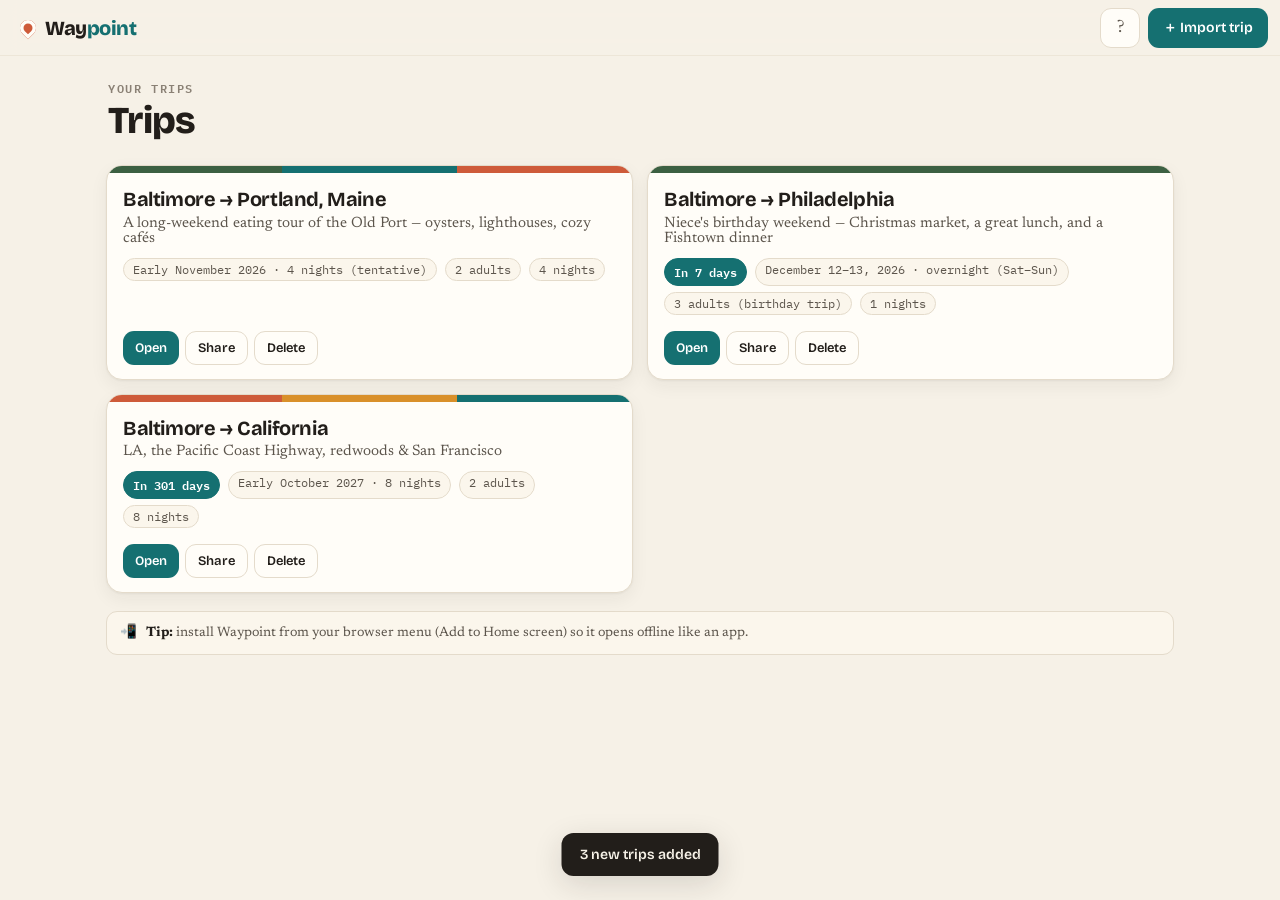
<file: waypoint/index.html>
<!DOCTYPE html>
<html lang="en">
<head>
  <meta charset="UTF-8">
  <meta name="viewport" content="width=device-width, initial-scale=1.0, viewport-fit=cover">
  <title>Waypoint</title>
  <meta name="description" content="Offline-first travel planner. Import a trip, carry it anywhere.">
  <meta name="theme-color" content="#157071" media="(prefers-color-scheme: light)">
  <meta name="theme-color" content="#0E5253" media="(prefers-color-scheme: dark)">
  <meta name="apple-mobile-web-app-capable" content="yes">
  <meta name="mobile-web-app-capable" content="yes">
  <meta name="apple-mobile-web-app-status-bar-style" content="default">
  <meta name="apple-mobile-web-app-title" content="Waypoint">
  <link rel="manifest" href="manifest.json">
  <link rel="apple-touch-icon" href="icons/icon-192.png">
  <link rel="icon" type="image/png" href="icons/icon-192.png">
  <link rel="preconnect" href="https://fonts.googleapis.com">
  <link rel="preconnect" href="https://fonts.gstatic.com" crossorigin>
  <link href="https://fonts.googleapis.com/css2?family=Bricolage+Grotesque:opsz,wght@12..96,500;12..96,600;12..96,700;12..96,800&family=Newsreader:opsz,wght@6..72,400;6..72,500;6..72,600&family=IBM+Plex+Mono:wght@400;500;600&display=swap" rel="stylesheet">
  <link rel="stylesheet" href="styles.css">
</head>
<body>
  <header id="topbar">
    <button class="brand" id="brand" aria-label="Waypoint home">
      <span class="brand-pin" aria-hidden="true"></span>
      <span class="brand-name">Way<span>point</span></span>
    </button>
    <div class="topbar-right" id="topbar-right"></div>
  </header>

  <main id="app" role="main"><!-- views render here --></main>

  <nav id="tabbar" class="tabbar" aria-label="Trip sections" hidden></nav>

  <!-- lightweight full-screen viewer for docs -->
  <div id="lightbox" class="lightbox" hidden>
    <button class="lightbox-close" id="lightbox-close" aria-label="Close">✕</button>
    <div class="lightbox-body" id="lightbox-body"></div>
    <div class="lightbox-bar" id="lightbox-bar"></div>
  </div>

  <!-- generic modal / bottom-sheet (help, import) -->
  <div id="modal" class="modal" hidden>
    <div class="modal-card" role="dialog" aria-modal="true" aria-labelledby="modal-title">
      <div class="modal-head">
        <h2 id="modal-title" class="display"></h2>
        <button class="modal-close" id="modal-close" aria-label="Close">✕</button>
      </div>
      <div id="modal-body"></div>
    </div>
  </div>

  <!-- transient toast -->
  <div id="toast" class="toast" role="status" aria-live="polite" hidden></div>

  <!-- hidden file inputs -->
  <input type="file" id="import-input" accept="application/json,.json" hidden>
  <input type="file" id="doc-input" accept="image/*,application/pdf" multiple hidden>

  <script src="app.js"></script>
</body>
</html>
</file>
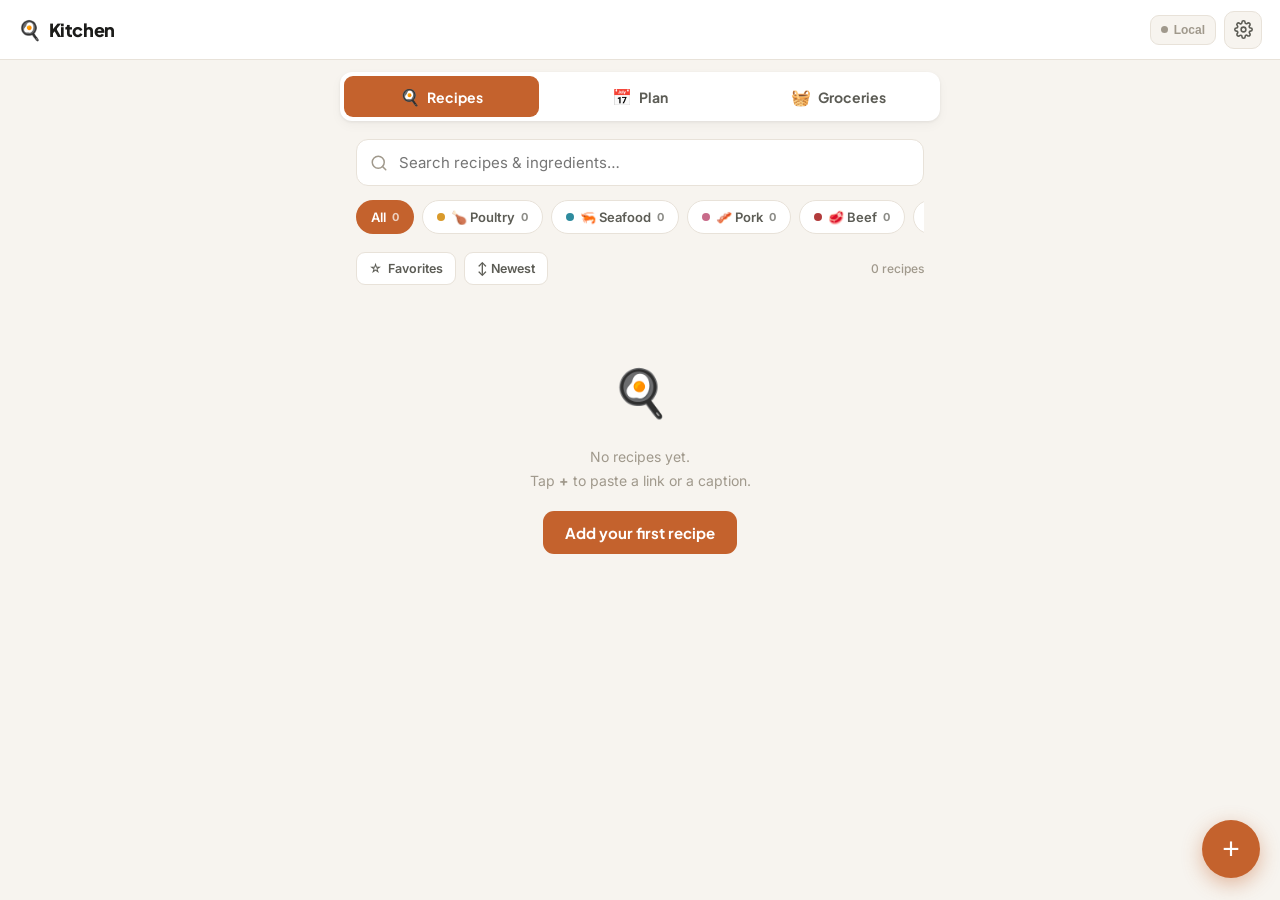
<file: kitchen/backup-cards/index.html>
<!DOCTYPE html>
<html lang="en">
<head>
  <meta charset="UTF-8">
  <meta name="viewport" content="width=device-width, initial-scale=1.0, maximum-scale=1.0, viewport-fit=cover">
  <title>Kitchen</title>
  <meta name="theme-color" content="#C4622D">
  <meta name="apple-mobile-web-app-capable" content="yes">
  <meta name="mobile-web-app-capable" content="yes">
  <meta name="apple-mobile-web-app-status-bar-style" content="default">
  <meta name="apple-mobile-web-app-title" content="Kitchen">
  <link href="https://fonts.googleapis.com/css2?family=Plus+Jakarta+Sans:wght@400;500;600;700;800&family=Inter:wght@400;500;600&display=swap" rel="stylesheet">
  <style>
    *,*::before,*::after{box-sizing:border-box;margin:0;padding:0}
    :root{
      --bg:#F7F4EF;--card:#FFFFFF;
      --green:#3D7A5F;--green-light:#EAF3EE;
      --terra:#C4622D;--terra-dark:#A9501F;--terra-light:#FAEDE6;
      --text:#1C1C1A;--text-mid:#5C5C55;--text-light:#A0998C;
      --border:#E8E2D9;--shadow:0 1px 3px rgba(28,28,26,0.07),0 4px 12px rgba(28,28,26,0.04);
      --radius:14px;--danger:#C0392B;--danger-light:#FDEEEC;
      --plan:#5A6BB5;--plan-light:#EAEDF7;
      /* category accents */
      --cat-poultry:#D99A2B;--cat-poultry-l:#FBF1DC;
      --cat-seafood:#2E8B9E;--cat-seafood-l:#E1F0F3;
      --cat-pork:#C86B8A;--cat-pork-l:#F8E8EE;
      --cat-beef:#B23B3B;--cat-beef-l:#F8E4E4;
      --cat-vegetables:#4E9A5A;--cat-vegetables-l:#E6F2E8;
      --cat-soup:#D2762E;--cat-soup-l:#FBEBDD;
      --cat-dessert:#9B6BB5;--cat-dessert-l:#F1E9F6;
      --cat-others:#7A8590;--cat-others-l:#EDF0F2;
    }
    html{-webkit-text-size-adjust:100%}
    body{font-family:'Inter',sans-serif;background:var(--bg);color:var(--text);min-height:100vh;padding-bottom:calc(40px + env(safe-area-inset-bottom))}

    header{background:var(--card);border-bottom:1px solid var(--border);padding:0 18px;padding-top:env(safe-area-inset-top);display:flex;align-items:center;justify-content:space-between;height:calc(60px + env(safe-area-inset-top));position:sticky;top:0;z-index:100}
    .logo{font-family:'Plus Jakarta Sans',sans-serif;font-weight:800;font-size:18px;letter-spacing:-0.4px;color:var(--text);display:flex;align-items:center;gap:7px;cursor:pointer}
    .logo span{color:var(--terra)}
    .logo .emoji{font-size:19px}
    .head-right{display:flex;align-items:center;gap:8px}
    .sync-btn{display:flex;align-items:center;gap:6px;font-size:12px;font-weight:600;color:var(--text-light);cursor:pointer;padding:7px 10px;border-radius:9px;border:1.5px solid var(--border);background:var(--bg);transition:all 0.15s}
    .sync-btn:hover{border-color:var(--text-light);color:var(--text-mid)}
    .sync-dot{width:7px;height:7px;border-radius:50%;background:var(--text-light);transition:background 0.3s;flex-shrink:0}
    .sync-dot.ok{background:var(--green)}
    .sync-dot.error{background:var(--danger)}
    .sync-dot.syncing{background:#E8A020;animation:blink 1s infinite}
    @keyframes blink{0%,100%{opacity:1}50%{opacity:0.35}}
    .icon-btn{width:38px;height:38px;display:flex;align-items:center;justify-content:center;border-radius:10px;border:1.5px solid var(--border);background:var(--bg);cursor:pointer;color:var(--text-mid);transition:all .15s;flex-shrink:0}
    .icon-btn:hover{border-color:var(--text-light)}

    /* top-level mode switch (Recipes | Groceries) */
    .mode-bar{position:sticky;top:calc(60px + env(safe-area-inset-top));z-index:80;background:var(--bg);padding:12px 16px 0}
    .mode-tabs{max-width:600px;margin:0 auto;display:flex;gap:4px;background:var(--card);border-radius:12px;padding:4px;box-shadow:var(--shadow)}
    .mode-btn{flex:1;min-width:0;font-family:'Plus Jakarta Sans',sans-serif;font-size:clamp(12.5px,3.4vw,14px);font-weight:700;color:var(--text-mid);background:none;border:none;padding:10px clamp(6px,2.2vw,12px);border-radius:9px;cursor:pointer;transition:all 0.15s;display:flex;align-items:center;justify-content:center;gap:clamp(4px,1.4vw,7px);white-space:nowrap;overflow:hidden}
    .mode-btn .emoji{font-size:clamp(14px,4vw,16px);flex-shrink:0}
    .mode-btn.active{color:#fff}
    #mode-recipes.active{background:var(--terra)}
    #mode-plan.active{background:var(--plan)}
    #mode-groceries.active{background:var(--green)}

    main{max-width:600px;margin:0 auto;padding:18px 16px}

    /* search + controls */
    .search-wrap{position:relative;margin-bottom:14px}
    .search-input{width:100%;font-family:'Inter',sans-serif;font-size:15px;color:var(--text);background:var(--card);border:1.5px solid var(--border);border-radius:12px;padding:13px 14px 13px 42px;outline:none;transition:border-color 0.15s,box-shadow 0.15s}
    .search-input:focus{border-color:var(--terra);box-shadow:0 0 0 3px rgba(196,98,45,0.12)}
    .search-icon{position:absolute;left:14px;top:50%;transform:translateY(-50%);color:var(--text-light);pointer-events:none}

    .chips{display:flex;gap:8px;overflow-x:auto;padding-bottom:4px;margin-bottom:14px;-webkit-overflow-scrolling:touch;scrollbar-width:none}
    .chips::-webkit-scrollbar{display:none}
    .chip{flex-shrink:0;font-family:'Inter',sans-serif;font-size:13px;font-weight:600;color:var(--text-mid);background:var(--card);border:1.5px solid var(--border);border-radius:999px;padding:8px 14px;cursor:pointer;white-space:nowrap;transition:all 0.15s;display:flex;align-items:center;gap:6px}
    .chip .cnt{font-size:11px;font-weight:700;opacity:0.7}
    .chip.active{color:#fff;border-color:transparent}
    .chip .dot{width:8px;height:8px;border-radius:50%}

    .controls{display:flex;align-items:center;gap:8px;margin-bottom:16px;flex-wrap:wrap}
    .ctrl-btn{font-family:'Inter',sans-serif;font-size:12.5px;font-weight:600;color:var(--text-mid);background:var(--card);border:1.5px solid var(--border);border-radius:9px;padding:8px 12px;cursor:pointer;transition:all 0.15s;display:flex;align-items:center;gap:6px}
    .ctrl-btn.on{background:var(--terra-light);border-color:var(--terra);color:var(--terra-dark)}
    .ctrl-spacer{flex:1}
    .count-label{font-size:12px;color:var(--text-light);font-weight:500}

    /* recipe cards */
    .recipe-grid{display:flex;flex-direction:column;gap:12px}
    .rcard{background:var(--card);border-radius:var(--radius);box-shadow:var(--shadow);overflow:hidden;cursor:pointer;display:flex;transition:transform 0.1s;-webkit-tap-highlight-color:transparent;position:relative}
    .rcard:active{transform:scale(0.99)}
    .rcard-photo{width:104px;flex-shrink:0;background-size:cover;background-position:center;position:relative;min-height:104px}
    .rcard-photo.placeholder{display:flex;align-items:center;justify-content:center;font-size:36px}
    .rcard-body{flex:1;padding:14px 14px 14px 15px;min-width:0;display:flex;flex-direction:column;justify-content:center}
    .rcard-title{font-family:'Plus Jakarta Sans',sans-serif;font-size:16px;font-weight:700;line-height:1.28;color:var(--text);margin-bottom:8px;display:-webkit-box;-webkit-line-clamp:2;-webkit-box-orient:vertical;overflow:hidden}
    .rcard-meta{display:flex;align-items:center;gap:8px;flex-wrap:wrap}
    .cat-tag{font-size:11px;font-weight:700;padding:3px 9px;border-radius:999px;display:inline-flex;align-items:center;gap:4px}
    .rcard-cooked{font-size:11.5px;color:var(--text-light);font-weight:500}
    .fav-star{position:absolute;top:8px;right:8px;width:32px;height:32px;border-radius:50%;background:rgba(255,255,255,0.92);display:flex;align-items:center;justify-content:center;cursor:pointer;font-size:16px;box-shadow:0 1px 4px rgba(0,0,0,0.12);z-index:2;transition:transform .1s}
    .fav-star:active{transform:scale(0.85)}
    .fav-star.off{color:var(--text-light)}
    .fav-star.on{color:#E8A020}

    .empty-state{text-align:center;padding:52px 20px;color:var(--text-light);font-size:14px;line-height:1.7}
    .empty-state .e{font-size:46px;display:block;margin-bottom:14px}
    .empty-state .btn-primary{margin-top:18px;display:inline-block}

    /* floating add button (recipes) */
    .fab{position:fixed;right:20px;bottom:calc(22px + env(safe-area-inset-bottom));width:58px;height:58px;border-radius:50%;background:var(--terra);color:#fff;border:none;font-size:30px;font-weight:400;box-shadow:0 6px 20px rgba(196,98,45,0.42);cursor:pointer;z-index:90;display:flex;align-items:center;justify-content:center;transition:transform .12s}
    .fab:active{transform:scale(0.9)}

    /* generic screens (add/edit/detail) render into #screen overlay */
    .screen{position:fixed;inset:0;background:var(--bg);z-index:150;overflow-y:auto;display:none;flex-direction:column;padding-bottom:calc(30px + env(safe-area-inset-bottom))}
    .screen.open{display:flex}
    .screen-head{background:var(--card);border-bottom:1px solid var(--border);padding:0 12px;padding-top:env(safe-area-inset-top);display:flex;align-items:center;gap:8px;height:calc(56px + env(safe-area-inset-top));position:sticky;top:0;z-index:10}
    .back-btn{width:40px;height:40px;display:flex;align-items:center;justify-content:center;border-radius:10px;background:none;border:none;cursor:pointer;color:var(--text);flex-shrink:0}
    .screen-title{font-family:'Plus Jakarta Sans',sans-serif;font-size:16px;font-weight:800;flex:1;white-space:nowrap;overflow:hidden;text-overflow:ellipsis}
    .screen-body{padding:18px 16px;max-width:600px;margin:0 auto;width:100%}

    /* forms */
    label.fl{font-family:'Plus Jakarta Sans',sans-serif;font-size:11.5px;font-weight:700;text-transform:uppercase;letter-spacing:0.07em;color:var(--text-light);display:block;margin-bottom:7px;margin-top:18px}
    label.fl:first-child{margin-top:0}
    .fin,textarea.fin{width:100%;font-family:'Inter',sans-serif;font-size:15px;color:var(--text);background:var(--card);border:1.5px solid var(--border);border-radius:11px;padding:12px 14px;outline:none;transition:border-color 0.15s,box-shadow 0.15s}
    .fin:focus,textarea.fin:focus{border-color:var(--terra);box-shadow:0 0 0 3px rgba(196,98,45,0.12)}
    textarea.fin{resize:vertical;line-height:1.55;min-height:120px}
    textarea.paste-box{min-height:200px;font-size:15px}
    .row2{display:flex;gap:10px}
    .row2>div{flex:1}
    .hint{font-size:12.5px;color:var(--text-light);margin-top:6px;line-height:1.5}

    .cat-picker{display:flex;flex-wrap:wrap;gap:8px}
    .cat-opt{font-size:13px;font-weight:600;padding:9px 13px;border-radius:10px;border:1.5px solid var(--border);background:var(--card);cursor:pointer;display:flex;align-items:center;gap:6px;color:var(--text-mid);transition:all .12s}
    .cat-opt.sel{color:#fff;border-color:transparent}

    .btn-primary{font-family:'Plus Jakarta Sans',sans-serif;font-size:15px;font-weight:700;color:#fff;background:var(--terra);border:none;border-radius:11px;padding:14px;cursor:pointer;transition:opacity .15s;width:100%;text-align:center}
    .btn-primary:hover{opacity:0.9}
    .btn-primary:active{opacity:0.8}
    .btn-secondary{font-family:'Inter',sans-serif;font-size:14px;font-weight:600;color:var(--text-mid);background:var(--card);border:1.5px solid var(--border);border-radius:11px;padding:13px;cursor:pointer;width:100%;transition:all .15s}
    .btn-secondary:hover{border-color:var(--text-mid)}
    .form-actions{margin-top:26px;display:flex;flex-direction:column;gap:10px}

    /* import screen */
    .import-tabs{display:flex;gap:6px;background:var(--card);border-radius:12px;padding:4px;margin-bottom:18px;box-shadow:var(--shadow)}
    .it-btn{flex:1;font-size:13.5px;font-weight:600;color:var(--text-mid);background:none;border:none;padding:10px;border-radius:9px;cursor:pointer;transition:all .15s}
    .it-btn.active{background:var(--terra);color:#fff;font-weight:700}
    .import-note{background:var(--terra-light);border-left:3px solid var(--terra);border-radius:10px;padding:12px 14px;font-size:13px;color:var(--terra-dark);line-height:1.55;margin-bottom:16px}

    /* detail view */
    .detail-hero{width:100%;height:230px;background-size:cover;background-position:center;background-color:var(--cat-others-l)}
    .detail-hero.placeholder{display:flex;align-items:center;justify-content:center;font-size:64px}
    .detail-body{padding:20px 18px;max-width:600px;margin:0 auto;width:100%}
    .detail-title{font-family:'Plus Jakarta Sans',sans-serif;font-size:24px;font-weight:800;line-height:1.2;letter-spacing:-0.4px;margin-bottom:12px}
    .detail-metarow{display:flex;align-items:center;gap:10px;flex-wrap:wrap;margin-bottom:8px}
    .meta-pill{font-size:12.5px;color:var(--text-mid);background:var(--card);border:1px solid var(--border);border-radius:8px;padding:6px 11px;font-weight:600;display:flex;align-items:center;gap:5px}
    .source-link{font-size:12.5px;color:var(--terra);font-weight:600;text-decoration:none}
    .detail-section{margin-top:24px}
    .detail-section h3{font-family:'Plus Jakarta Sans',sans-serif;font-size:15px;font-weight:800;margin-bottom:12px;display:flex;align-items:center;gap:8px}
    .ing-list{display:flex;flex-direction:column;gap:2px}
    .ing-item{display:flex;align-items:flex-start;gap:12px;padding:11px 12px;border-radius:10px;cursor:pointer;-webkit-tap-highlight-color:transparent;transition:background .12s;user-select:none}
    .ing-item:active{background:var(--terra-light)}
    .ing-check{width:22px;height:22px;border-radius:6px;border:2px solid var(--border);flex-shrink:0;display:flex;align-items:center;justify-content:center;background:#fff;margin-top:1px;transition:all .15s}
    .ing-item.checked .ing-check{background:var(--terra);border-color:var(--terra)}
    .ing-item .ing-check svg{display:none}
    .ing-item.checked .ing-check svg{display:block}
    .ing-item.checked .ing-text{text-decoration:line-through;color:var(--text-light)}
    .ing-text{font-size:15px;line-height:1.4;padding-top:1px}
    .ing-head{display:flex;align-items:center;justify-content:space-between;gap:10px;margin-bottom:12px}
    .ing-head h3{margin-bottom:0}
    .serv-stepper{display:flex;align-items:center;gap:6px;background:var(--card);border:1px solid var(--border);border-radius:10px;padding:4px 6px}
    .ss-btn{width:26px;height:26px;border-radius:7px;border:1px solid var(--border);background:#fff;font-size:17px;font-weight:700;line-height:1;color:var(--text-mid);cursor:pointer;display:flex;align-items:center;justify-content:center;-webkit-tap-highlight-color:transparent}
    .ss-btn:active{background:var(--terra-light);border-color:var(--terra)}
    .ss-val{font-size:13px;color:var(--text-mid);font-weight:600;min-width:54px;text-align:center}
    .ss-val b{color:var(--text);font-weight:800}
    .ss-reset{border:none;background:none;color:var(--terra);font-size:12.5px;font-weight:700;cursor:pointer;padding:0 2px 0 4px}
    .step-list{display:flex;flex-direction:column;gap:14px;counter-reset:step}
    .step-item{display:flex;gap:13px;align-items:flex-start}
    .step-num{width:26px;height:26px;border-radius:50%;background:var(--terra-light);color:var(--terra-dark);font-weight:800;font-size:13px;display:flex;align-items:center;justify-content:center;flex-shrink:0;font-family:'Plus Jakarta Sans',sans-serif}
    .step-text{font-size:15px;line-height:1.55;padding-top:2px}
    .notes-box{background:var(--card);border:1px solid var(--border);border-radius:11px;padding:14px;font-size:14px;line-height:1.6;color:var(--text-mid);white-space:pre-wrap}
    .detail-actions{margin-top:28px;display:grid;grid-template-columns:1fr 1fr;gap:10px}
    .detail-actions .full{grid-column:1/-1}
    .da-btn{font-family:'Inter',sans-serif;font-size:14px;font-weight:600;padding:13px 10px;border-radius:11px;border:1.5px solid var(--border);background:var(--card);cursor:pointer;color:var(--text-mid);transition:all .15s;display:flex;align-items:center;justify-content:center;gap:7px}
    .da-btn:hover{border-color:var(--text-mid)}
    .da-btn.danger{color:var(--danger);border-color:transparent;background:var(--danger-light)}
    .da-btn.accent{color:#fff;background:var(--terra);border-color:transparent}
    .da-btn.cook{color:#fff;background:var(--green);border-color:transparent}

    /* cook mode */
    .cook{position:fixed;inset:0;background:#1C1C1A;color:#fff;z-index:300;display:none;flex-direction:column;padding:env(safe-area-inset-top) 0 env(safe-area-inset-bottom)}
    .cook.open{display:flex}
    .cook-top{display:flex;align-items:center;justify-content:space-between;padding:16px 18px}
    .cook-progress{font-size:14px;font-weight:600;color:#C4B8A8;letter-spacing:0.03em}
    .cook-x{background:rgba(255,255,255,0.1);border:none;color:#fff;width:40px;height:40px;border-radius:10px;font-size:18px;cursor:pointer}
    .cook-bar{height:4px;background:rgba(255,255,255,0.12);margin:0 18px;border-radius:2px;overflow:hidden}
    .cook-bar-fill{height:100%;background:var(--terra);transition:width .3s;border-radius:2px}
    .cook-stage{flex:1;display:flex;flex-direction:column;justify-content:center;padding:24px 28px;position:relative}
    .cook-stepnum{font-family:'Plus Jakarta Sans',sans-serif;font-size:14px;font-weight:700;text-transform:uppercase;letter-spacing:0.12em;color:var(--terra);margin-bottom:20px}
    .cook-text{font-family:'Plus Jakarta Sans',sans-serif;font-size:28px;font-weight:600;line-height:1.4;letter-spacing:-0.3px}
    .cook-tap-l,.cook-tap-r{position:absolute;top:0;bottom:0;width:28%;cursor:pointer}
    .cook-tap-l{left:0}.cook-tap-r{right:0}
    .cook-nav{display:flex;gap:12px;padding:16px 18px}
    .cook-nav button{flex:1;font-family:'Plus Jakarta Sans',sans-serif;font-size:16px;font-weight:700;padding:16px;border-radius:13px;border:none;cursor:pointer;transition:opacity .15s}
    .cook-prev{background:rgba(255,255,255,0.12);color:#fff}
    .cook-prev:disabled{opacity:0.35}
    .cook-next{background:var(--terra);color:#fff}
    .cook-peek-btn{position:absolute;bottom:16px;left:50%;transform:translateX(-50%);background:rgba(255,255,255,0.1);border:none;color:#C4B8A8;font-size:12.5px;font-weight:600;padding:8px 16px;border-radius:999px;cursor:pointer;white-space:nowrap}
    .cook-drawer{position:fixed;left:0;right:0;bottom:0;background:#2A2A27;border-radius:20px 20px 0 0;max-height:60vh;overflow-y:auto;transform:translateY(101%);transition:transform .28s;z-index:310;padding:20px 22px calc(28px + env(safe-area-inset-bottom))}
    .cook-drawer.open{transform:translateY(0)}
    .cook-drawer h4{font-family:'Plus Jakarta Sans',sans-serif;font-size:15px;font-weight:800;margin-bottom:14px;color:#fff;display:flex;justify-content:space-between;align-items:center}
    .cook-drawer h4 button{background:rgba(255,255,255,0.1);border:none;color:#fff;width:32px;height:32px;border-radius:8px;font-size:15px;cursor:pointer}
    .cook-drawer li{list-style:none;font-size:15px;line-height:1.5;color:#E4DED4;padding:8px 0;border-bottom:1px solid rgba(255,255,255,0.07)}

    /* ===== GROCERIES ===== */
    .tabs{display:flex;gap:3px;background:var(--card);border-radius:12px;padding:4px;margin-bottom:20px;box-shadow:var(--shadow)}
    .tab-btn{flex:1;font-family:'Inter',sans-serif;font-size:13.5px;font-weight:500;color:var(--text-mid);background:none;border:none;padding:9px 12px;border-radius:9px;cursor:pointer;transition:all 0.15s}
    .tab-btn.active{background:var(--green);color:white;font-weight:700}

    .add-row{display:flex;gap:8px;margin-bottom:20px;align-items:flex-start}
    .add-inputs{flex:1;display:flex;gap:8px;min-width:0}
    .name-input{flex:2;min-width:0;font-family:'Inter',sans-serif;font-size:15px;color:var(--text);background:var(--card);border:1.5px solid var(--border);border-radius:10px;padding:13px 14px;outline:none;transition:border-color 0.15s,box-shadow 0.15s}
    .name-input:focus{border-color:var(--green);box-shadow:0 0 0 3px rgba(61,122,95,0.12)}
    .qty-wrap{display:flex;background:var(--card);border:1.5px solid var(--border);border-radius:10px;overflow:hidden;transition:border-color 0.15s}
    .qty-wrap:focus-within{border-color:var(--green)}
    .qty-input{width:48px;font-family:'Inter',sans-serif;font-size:15px;color:var(--text);background:none;border:none;padding:13px 4px 13px 11px;outline:none;-moz-appearance:textfield}
    .qty-input::-webkit-outer-spin-button,.qty-input::-webkit-inner-spin-button{-webkit-appearance:none}
    .unit-select{font-family:'Inter',sans-serif;font-size:13px;color:var(--text-mid);background:none;border:none;border-left:1.5px solid var(--border);padding:13px 8px 13px 7px;outline:none;cursor:pointer}
    .btn-add{width:50px;height:50px;flex-shrink:0;font-size:24px;font-weight:700;color:white;background:var(--green);border:none;border-radius:10px;cursor:pointer;transition:opacity 0.15s,transform 0.1s;display:flex;align-items:center;justify-content:center}
    .btn-add:hover{opacity:0.87}
    .btn-add:active{transform:scale(0.94)}

    .reset-banner{background:var(--card);border-radius:var(--radius);padding:16px 18px;box-shadow:var(--shadow);display:flex;align-items:center;justify-content:space-between;gap:16px;margin-bottom:22px;border-left:3px solid var(--terra)}
    .reset-text strong{font-size:14px;font-weight:700;display:block;margin-bottom:2px}
    .reset-text span{font-size:12.5px;color:var(--text-light)}
    .btn-reset{font-family:'Plus Jakarta Sans',sans-serif;font-size:13px;font-weight:700;padding:9px 16px;border-radius:9px;border:none;background:var(--terra);color:white;cursor:pointer;white-space:nowrap;flex-shrink:0;transition:opacity 0.15s}
    .btn-reset:hover{opacity:0.85}

    .section-header{display:flex;align-items:center;justify-content:space-between;margin-bottom:10px}
    .section-label{font-family:'Plus Jakarta Sans',sans-serif;font-size:11.5px;font-weight:700;text-transform:uppercase;letter-spacing:0.09em;color:var(--text-light)}
    .section-action{font-size:12px;font-weight:600;color:var(--text-light);background:none;border:none;cursor:pointer;padding:4px 8px;border-radius:6px;transition:all 0.15s}
    .section-action:hover{background:var(--border);color:var(--text-mid)}
    .section-action.danger:hover{background:var(--danger-light);color:var(--danger)}

    .item-list{display:flex;flex-direction:column;gap:7px;margin-bottom:24px}
    .grocery-item{background:var(--card);border-radius:12px;padding:14px 16px;display:flex;align-items:center;gap:14px;box-shadow:var(--shadow);cursor:pointer;transition:opacity 0.25s,transform 0.1s;-webkit-tap-highlight-color:transparent;user-select:none}
    .grocery-item:active{transform:scale(0.985)}
    .grocery-item.checked{opacity:0.38}
    .check-circle{width:27px;height:27px;border-radius:50%;border:2px solid var(--border);flex-shrink:0;display:flex;align-items:center;justify-content:center;transition:all 0.2s;background:white}
    .grocery-item.checked .check-circle{background:var(--green);border-color:var(--green)}
    .check-circle svg{display:none}
    .grocery-item.checked .check-circle svg{display:block}
    .item-info{flex:1;min-width:0}
    .item-name{font-size:15px;font-weight:600;color:var(--text);white-space:nowrap;overflow:hidden;text-overflow:ellipsis}
    .grocery-item.checked .item-name{text-decoration:line-through;color:var(--text-light)}
    .item-qty{font-size:12.5px;color:var(--text-light);margin-top:2px;font-weight:500}
    .delete-btn{background:none;border:none;color:var(--border);cursor:pointer;font-size:14px;padding:6px;border-radius:6px;transition:all 0.15s;flex-shrink:0}
    .delete-btn:hover{background:var(--danger-light);color:var(--danger)}

    .staples-info{background:var(--terra-light);border-radius:10px;padding:12px 16px;font-size:13px;color:var(--terra);font-weight:500;margin-bottom:20px;line-height:1.55;border-left:3px solid var(--terra)}
    .staple-item{background:var(--card);border-radius:12px;padding:14px 16px;display:flex;align-items:center;gap:14px;box-shadow:var(--shadow)}
    .staple-star{width:27px;height:27px;border-radius:50%;background:var(--terra-light);flex-shrink:0;display:flex;align-items:center;justify-content:center;font-size:13px}

    .setup-banner{background:var(--green-light);border:1.5px solid var(--green);border-radius:var(--radius);padding:18px;margin-bottom:22px;font-size:13.5px;color:var(--text-mid);line-height:1.6}
    .setup-banner strong{color:var(--green);font-family:'Plus Jakarta Sans',sans-serif;font-size:14px;display:block;margin-bottom:6px}

    /* toast */
    .toast{position:fixed;bottom:calc(24px + env(safe-area-inset-bottom));left:50%;transform:translateX(-50%) translateY(10px);background:var(--text);color:#fff;padding:12px 18px;border-radius:11px;font-size:14px;font-weight:600;opacity:0;transition:all 0.22s;pointer-events:none;z-index:9999;box-shadow:0 4px 20px rgba(0,0,0,0.22);display:flex;align-items:center;gap:14px;max-width:90vw}
    .toast.show{opacity:1;transform:translateX(-50%) translateY(0);pointer-events:auto}
    .toast button{background:none;border:none;color:#F0B060;font-weight:700;font-size:14px;cursor:pointer;padding:0;white-space:nowrap}

    /* modal */
    .modal-overlay{position:fixed;inset:0;background:rgba(28,28,26,0.48);z-index:400;display:none;align-items:flex-end;justify-content:center}
    .modal-overlay.open{display:flex}
    .modal{background:var(--card);border-radius:20px 20px 0 0;padding:26px 22px calc(32px + env(safe-area-inset-bottom));width:100%;max-width:520px;box-shadow:0 -4px 40px rgba(28,28,26,0.15);max-height:90vh;overflow-y:auto}
    @media(min-width:540px){.modal-overlay{align-items:center;padding:20px}.modal{border-radius:var(--radius);padding-bottom:32px}}
    .modal h3{font-family:'Plus Jakarta Sans',sans-serif;font-size:19px;font-weight:800;margin-bottom:8px}
    .modal p{font-size:13.5px;color:var(--text-mid);margin-bottom:16px;line-height:1.6}
    .modal label{font-size:12.5px;font-weight:600;color:var(--text-mid);display:block;margin-bottom:6px;margin-top:14px}
    .modal input[type=url]{width:100%;font-family:'Inter',sans-serif;font-size:14px;color:var(--text);background:var(--bg);border:1.5px solid var(--border);border-radius:9px;padding:11px 14px;outline:none}
    .modal input[type=url]:focus{border-color:var(--terra)}
    .modal textarea{width:100%;height:80px;font-family:monospace;font-size:10.5px;padding:10px 12px;background:var(--bg);border:1.5px solid var(--border);border-radius:8px;resize:none;outline:none;margin-top:6px;line-height:1.5;color:var(--text-mid)}
    .modal ol{font-size:12.5px;color:var(--text-mid);line-height:1.8;padding-left:18px;margin:8px 0 4px}
    .modal ol a{color:var(--terra);font-weight:600;text-decoration:none}
    .modal-btns{display:flex;gap:8px;margin-top:20px}
    .modal-btns .btn-primary{padding:13px}
    .btn-cancel{font-family:'Inter',sans-serif;font-size:14px;font-weight:600;color:var(--text-mid);background:none;border:1.5px solid var(--border);border-radius:11px;padding:13px 20px;cursor:pointer;transition:all 0.15s;flex-shrink:0}
    .btn-cancel:hover{border-color:var(--text-mid)}
    details.adv{margin-top:14px;border-top:1px solid var(--border);padding-top:12px}
    details.adv summary{font-size:12.5px;font-weight:600;color:var(--text-light);cursor:pointer}

    /* grocery send checklist */
    .gsend-list{display:flex;flex-direction:column;gap:2px;max-height:44vh;overflow-y:auto;margin:6px -6px 0}
    .gsend-item{display:flex;align-items:center;gap:12px;padding:10px 8px;border-radius:9px;cursor:pointer;-webkit-tap-highlight-color:transparent}
    .gsend-item:active{background:var(--bg)}
    .gsend-check{width:22px;height:22px;border-radius:6px;border:2px solid var(--border);flex-shrink:0;display:flex;align-items:center;justify-content:center;background:#fff}
    .gsend-item.on .gsend-check{background:var(--green);border-color:var(--green)}
    .gsend-item .gsend-check svg{display:none}
    .gsend-item.on .gsend-check svg{display:block}
    .gsend-item span{font-size:14.5px;line-height:1.4}
    .gsend-item:not(.on) span{color:var(--text-light)}

    /* ===== MEAL PLAN ===== */
    .plan-nav{display:flex;align-items:center;justify-content:space-between;gap:10px;margin-bottom:16px}
    .plan-nav-btn{width:40px;height:40px;display:flex;align-items:center;justify-content:center;border-radius:10px;border:1.5px solid var(--border);background:var(--card);cursor:pointer;color:var(--text-mid);font-size:20px;flex-shrink:0}
    .plan-nav-btn:hover{border-color:var(--text-light)}
    .plan-week{font-family:'Plus Jakarta Sans',sans-serif;font-weight:800;font-size:15px;text-align:center;flex:1}
    .plan-week small{display:block;font-weight:600;font-size:11.5px;color:var(--text-light);margin-top:2px}
    .day-card{background:var(--card);border-radius:var(--radius);box-shadow:var(--shadow);padding:12px 14px;margin-bottom:10px;border-left:3px solid transparent}
    .day-card.today{border-left-color:var(--plan)}
    .day-head{display:flex;align-items:baseline;gap:8px;margin-bottom:8px}
    .day-name{font-family:'Plus Jakarta Sans',sans-serif;font-weight:700;font-size:14px}
    .day-date{font-size:12px;color:var(--text-light);font-weight:500}
    .day-today-tag{margin-left:auto;font-size:10.5px;font-weight:700;color:var(--plan);background:var(--plan-light);padding:2px 8px;border-radius:999px}
    .plan-recipe{display:flex;align-items:center;gap:10px;padding:7px 0;cursor:pointer}
    .plan-thumb{width:40px;height:40px;border-radius:9px;background-size:cover;background-position:center;flex-shrink:0;display:flex;align-items:center;justify-content:center;font-size:19px}
    .plan-r-info{flex:1;min-width:0}
    .plan-r-title{font-size:14px;font-weight:600;white-space:nowrap;overflow:hidden;text-overflow:ellipsis}
    .plan-r-serv{font-size:11.5px;color:var(--text-light);margin-top:1px}
    .plan-empty{font-size:12.5px;color:var(--text-light);padding:2px 0 6px}
    .plan-add{width:100%;font-size:13px;font-weight:600;color:var(--plan);background:none;border:1.5px dashed var(--border);border-radius:9px;padding:9px;cursor:pointer;margin-top:4px;transition:all .15s}
    .plan-add:hover{border-color:var(--plan);background:var(--plan-light)}
    .build-btn{width:100%;font-family:'Plus Jakarta Sans',sans-serif;font-size:15px;font-weight:700;color:#fff;background:var(--plan);border:none;border-radius:12px;padding:15px;cursor:pointer;margin-top:8px;box-shadow:0 4px 14px rgba(90,107,181,0.32);transition:opacity .15s}
    .build-btn:hover{opacity:0.9}
    .build-btn:disabled{opacity:0.4;box-shadow:none}
    .da-btn.plan{color:#fff;background:var(--plan);border-color:transparent}

    /* picker list (reused for add-to-day) */
    .pick-row{display:flex;align-items:center;gap:12px;padding:11px 8px;border-radius:10px;cursor:pointer;-webkit-tap-highlight-color:transparent}
    .pick-row:active{background:var(--bg)}
    .pick-thumb{width:44px;height:44px;border-radius:9px;background-size:cover;background-position:center;flex-shrink:0;display:flex;align-items:center;justify-content:center;font-size:20px}
    .pick-title{flex:1;font-size:15px;font-weight:600;min-width:0}

    /* review modal (aisle-grouped) */
    .rev-aisle{font-family:'Plus Jakarta Sans',sans-serif;font-size:11px;font-weight:800;text-transform:uppercase;letter-spacing:0.08em;color:var(--text-light);margin:14px 4px 4px}
    .rev-aisle:first-child{margin-top:2px}
    .rev-qty{color:var(--text-light);font-weight:500}
    .rev-badge{font-size:10.5px;font-weight:700;padding:2px 7px;border-radius:999px;margin-left:auto;flex-shrink:0}
    .rev-badge.staple{color:var(--terra);background:var(--terra-light)}
    .rev-badge.count{color:var(--green);background:var(--green-light)}
    .rev-badge.inlist{color:var(--text-light);background:var(--bg)}
    .datepick{display:flex;flex-wrap:wrap;gap:8px;margin-top:4px}
    .datepick button{font-size:13px;font-weight:600;padding:9px 12px;border-radius:10px;border:1.5px solid var(--border);background:var(--card);cursor:pointer;color:var(--text-mid);transition:all .12s}
    .datepick button:hover{border-color:var(--plan);color:var(--plan)}
    .datepick button b{display:block;font-family:'Plus Jakarta Sans',sans-serif;font-size:14px;color:var(--text)}
  </style>
</head>
<body>

<header>
  <div class="logo" onclick="goHome()"><span class="emoji">🍳</span>Kitchen</div>
  <div class="head-right">
    <button class="sync-btn" onclick="manualSync()" title="Sync now">
      <div class="sync-dot" id="sync-dot"></div>
      <span id="sync-label">Local</span>
    </button>
    <button class="icon-btn" onclick="openSettings()" aria-label="Settings">
      <svg width="19" height="19" viewBox="0 0 24 24" fill="none" stroke="currentColor" stroke-width="2" stroke-linecap="round" stroke-linejoin="round"><circle cx="12" cy="12" r="3"/><path d="M19.4 15a1.65 1.65 0 0 0 .33 1.82l.06.06a2 2 0 1 1-2.83 2.83l-.06-.06a1.65 1.65 0 0 0-1.82-.33 1.65 1.65 0 0 0-1 1.51V21a2 2 0 0 1-4 0v-.09A1.65 1.65 0 0 0 9 19.4a1.65 1.65 0 0 0-1.82.33l-.06.06a2 2 0 1 1-2.83-2.83l.06-.06a1.65 1.65 0 0 0 .33-1.82 1.65 1.65 0 0 0-1.51-1H3a2 2 0 0 1 0-4h.09A1.65 1.65 0 0 0 4.6 9a1.65 1.65 0 0 0-.33-1.82l-.06-.06a2 2 0 1 1 2.83-2.83l.06.06a1.65 1.65 0 0 0 1.82.33H9a1.65 1.65 0 0 0 1-1.51V3a2 2 0 0 1 4 0v.09a1.65 1.65 0 0 0 1 1.51 1.65 1.65 0 0 0 1.82-.33l.06-.06a2 2 0 1 1 2.83 2.83l-.06.06a1.65 1.65 0 0 0-.33 1.82V9a1.65 1.65 0 0 0 1.51 1H21a2 2 0 0 1 0 4h-.09a1.65 1.65 0 0 0-1.51 1z"/></svg>
    </button>
  </div>
</header>

<!-- top-level mode switch -->
<div class="mode-bar">
  <div class="mode-tabs">
    <button class="mode-btn active" id="mode-recipes" onclick="setMode('recipes')"><span class="emoji">🍳</span>Recipes</button>
    <button class="mode-btn" id="mode-plan" onclick="setMode('plan')"><span class="emoji">📅</span>Plan</button>
    <button class="mode-btn" id="mode-groceries" onclick="setMode('groceries')"><span class="emoji">🧺</span>Groceries</button>
  </div>
</div>

<!-- ============================================================
     RECIPES APP
     ============================================================ -->
<div id="recipes-app">
  <main id="home-view">
    <div class="search-wrap">
      <svg class="search-icon" width="18" height="18" viewBox="0 0 24 24" fill="none" stroke="currentColor" stroke-width="2" stroke-linecap="round" stroke-linejoin="round"><circle cx="11" cy="11" r="8"/><path d="M21 21l-4.35-4.35"/></svg>
      <input class="search-input" id="search" type="search" placeholder="Search recipes & ingredients…" oninput="render()">
    </div>
    <div class="chips" id="chips"></div>
    <div class="controls">
      <button class="ctrl-btn" id="fav-btn" onclick="toggleFavFilter()">
        <span id="fav-star-ico">☆</span> Favorites
      </button>
      <button class="ctrl-btn" id="sort-btn" onclick="toggleSort()">↕ Newest</button>
      <div class="ctrl-spacer"></div>
      <span class="count-label" id="count-label"></span>
    </div>
    <div class="recipe-grid" id="grid"></div>
  </main>

  <button class="fab" onclick="openImport()" aria-label="Add recipe">+</button>
</div>

<!-- ============================================================
     MEAL PLAN APP
     ============================================================ -->
<div id="plan-app" style="display:none">
  <main>
    <div class="plan-nav">
      <button class="plan-nav-btn" onclick="planShiftWeek(-1)" aria-label="Previous week">‹</button>
      <div class="plan-week" id="plan-week-label">This week</div>
      <button class="plan-nav-btn" onclick="planShiftWeek(1)" aria-label="Next week">›</button>
    </div>
    <div id="plan-days"></div>
    <button class="build-btn" id="build-btn" onclick="buildGroceryFromWeek()">🧺 Build grocery list</button>
  </main>
</div>

<!-- ============================================================
     GROCERIES APP
     ============================================================ -->
<div id="groceries-app" style="display:none">
  <main>
    <div id="setup-banner" class="setup-banner" style="display:none">
      <strong>Connect a shared list</strong>
      Tap the sync button up top to back up and share this list across devices. Works offline too — your data saves locally until you connect.
    </div>

    <div class="tabs">
      <button class="tab-btn active" id="tab-list-btn"    onclick="switchGTab('list')">Shopping List</button>
      <button class="tab-btn"        id="tab-staples-btn" onclick="switchGTab('staples')">Staples</button>
    </div>

    <!-- LIST -->
    <div id="tab-list">
      <div class="add-row">
        <div class="add-inputs">
          <input class="name-input" type="text" id="item-name" placeholder="Add an item…" onkeydown="if(event.key==='Enter')addItem()">
          <div class="qty-wrap">
            <input class="qty-input" type="number" id="item-qty" value="1" min="1" max="999">
            <select class="unit-select" id="item-unit">
              <option value="">—</option>
              <option>lbs</option><option>oz</option><option>kg</option><option>g</option>
              <option>pkg</option><option>bag</option><option>box</option><option>can</option>
              <option>bottle</option><option>bunch</option><option>loaf</option>
              <option>dozen</option><option>gal</option><option>L</option>
            </select>
          </div>
        </div>
        <button class="btn-add" onclick="addItem()">+</button>
      </div>

      <div class="reset-banner">
        <div class="reset-text">
          <strong>New shopping trip?</strong>
          <span>Clear the list and reload your staples.</span>
        </div>
        <button class="btn-reset" onclick="resetList()">Reset List</button>
      </div>

      <div class="section-header">
        <span class="section-label" id="active-label">To get</span>
        <button class="section-action danger" id="clear-btn" onclick="clearChecked()" style="display:none">Clear checked</button>
      </div>
      <div class="item-list" id="active-list"></div>

      <div id="checked-section" style="display:none">
        <div class="section-header" style="margin-top:4px">
          <span class="section-label">In cart</span>
        </div>
        <div class="item-list" id="checked-list"></div>
      </div>
    </div>

    <!-- STAPLES -->
    <div id="tab-staples" style="display:none">
      <div class="staples-info">
        Add the things you buy almost every week. Tap <strong>Reset List</strong> on the shopping list tab to load them all at once.
      </div>
      <div class="add-row">
        <div class="add-inputs">
          <input class="name-input" type="text" id="staple-name" placeholder="Add a staple…" onkeydown="if(event.key==='Enter')addStaple()">
          <div class="qty-wrap">
            <input class="qty-input" type="number" id="staple-qty" value="1" min="1">
            <select class="unit-select" id="staple-unit">
              <option value="">—</option>
              <option>lbs</option><option>oz</option><option>kg</option><option>g</option>
              <option>pkg</option><option>bag</option><option>box</option><option>can</option>
              <option>bottle</option><option>bunch</option><option>loaf</option>
              <option>dozen</option><option>gal</option><option>L</option>
            </select>
          </div>
        </div>
        <button class="btn-add" onclick="addStaple()">+</button>
      </div>
      <div class="section-header">
        <span class="section-label" id="staples-label">Staples</span>
        <button class="section-action danger" onclick="clearAllStaples()">Clear all</button>
      </div>
      <div class="item-list" id="staples-list"></div>
    </div>
  </main>
</div>

<!-- ============ IMPORT SCREEN ============ -->
<div class="screen" id="import-screen">
  <div class="screen-head">
    <button class="back-btn" onclick="closeScreen('import-screen')" aria-label="Back">
      <svg width="24" height="24" viewBox="0 0 24 24" fill="none" stroke="currentColor" stroke-width="2" stroke-linecap="round" stroke-linejoin="round"><path d="M19 12H5M12 19l-7-7 7-7"/></svg>
    </button>
    <div class="screen-title">Add a Recipe</div>
  </div>
  <div class="screen-body">
    <div class="import-tabs">
      <button class="it-btn active" id="imp-tab-paste" onclick="setImportTab('paste')">Paste</button>
      <button class="it-btn" id="imp-tab-photo" onclick="setImportTab('photo')">Photo</button>
      <button class="it-btn" id="imp-tab-blank" onclick="setImportTab('blank')">Blank</button>
    </div>
    <div id="imp-paste">
      <div class="import-note" id="imp-hint">Paste an <strong>Instagram reel link</strong>, a <strong>recipe link</strong>, or the <strong>caption text</strong> from a reel. I'll detect which and pull it apart — if a caption links out to a full recipe, I'll follow it. You can fix anything on the next screen.</div>
      <textarea class="fin paste-box" id="paste-box" placeholder="Paste an Instagram reel link&#10;https://www.instagram.com/reel/…&#10;&#10;— or a recipe link —&#10;https://…&#10;&#10;— or the caption text —&#10;&#10;Creamy Tuscan Chicken 🍗&#10;Ingredients:&#10;- 2 chicken breasts&#10;- ½ cup cream&#10;…"></textarea>
      <div class="form-actions">
        <button class="btn-primary" id="parse-btn" onclick="doParse()">Parse recipe</button>
      </div>
    </div>
    <div id="imp-photo" style="display:none">
      <div class="import-note">Take a photo of a <strong>written or printed recipe</strong> — a cookbook page, a recipe card, grandma's notes — and I'll read the text off it. Clear, well-lit, straight-on shots work best. You can fix anything on the next screen.</div>
      <input type="file" id="photo-input" accept="image/*" style="display:none" onchange="photoPicked(this)">
      <div class="form-actions">
        <button class="btn-primary" id="photo-btn" onclick="$('photo-input').click()">📷 Choose a photo</button>
      </div>
    </div>
    <div id="imp-blank" style="display:none">
      <div class="import-note">Start from a blank recipe and type it in yourself.</div>
      <div class="form-actions">
        <button class="btn-primary" onclick="startBlank()">New blank recipe</button>
      </div>
    </div>
  </div>
</div>

<!-- ============ EDIT / PREVIEW SCREEN ============ -->
<div class="screen" id="edit-screen">
  <div class="screen-head">
    <button class="back-btn" onclick="closeScreen('edit-screen')" aria-label="Back">
      <svg width="24" height="24" viewBox="0 0 24 24" fill="none" stroke="currentColor" stroke-width="2" stroke-linecap="round" stroke-linejoin="round"><path d="M19 12H5M12 19l-7-7 7-7"/></svg>
    </button>
    <div class="screen-title" id="edit-heading">Review & Save</div>
  </div>
  <div class="screen-body">
    <label class="fl">Title</label>
    <input class="fin" id="e-title" placeholder="Recipe title">

    <label class="fl">Category</label>
    <div class="cat-picker" id="e-catpicker"></div>

    <label class="fl">Image URL</label>
    <input class="fin" id="e-image" placeholder="https://… (optional)">

    <div class="row2">
      <div>
        <label class="fl">Servings</label>
        <input class="fin" id="e-servings" placeholder="4">
      </div>
      <div>
        <label class="fl">Prep</label>
        <input class="fin" id="e-prep" placeholder="15 min">
      </div>
      <div>
        <label class="fl">Cook</label>
        <input class="fin" id="e-cook" placeholder="30 min">
      </div>
    </div>

    <label class="fl">Ingredients <span style="text-transform:none;font-weight:500;color:var(--text-light)">— one per line</span></label>
    <textarea class="fin" id="e-ingredients" placeholder="2 chicken breasts&#10;1 cup rice&#10;…"></textarea>

    <label class="fl">Steps <span style="text-transform:none;font-weight:500;color:var(--text-light)">— one per line</span></label>
    <textarea class="fin" id="e-steps" placeholder="Season the chicken…&#10;Sear 5 min per side…"></textarea>

    <label class="fl">Notes</label>
    <textarea class="fin" id="e-notes" style="min-height:70px" placeholder="Anything else…"></textarea>

    <input type="hidden" id="e-source">

    <div class="form-actions">
      <button class="btn-primary" onclick="saveRecipe()">Save recipe</button>
    </div>
  </div>
</div>

<!-- ============ DETAIL SCREEN ============ -->
<div class="screen" id="detail-screen">
  <div class="screen-head">
    <button class="back-btn" onclick="goHome()" aria-label="Back">
      <svg width="24" height="24" viewBox="0 0 24 24" fill="none" stroke="currentColor" stroke-width="2" stroke-linecap="round" stroke-linejoin="round"><path d="M19 12H5M12 19l-7-7 7-7"/></svg>
    </button>
    <div class="screen-title" id="detail-heading">Recipe</div>
    <button class="icon-btn" id="detail-fav" onclick="toggleFavFromDetail()" aria-label="Favorite">☆</button>
  </div>
  <div id="detail-content"></div>
</div>

<!-- ============ RECIPE PICKER (add to a plan day) ============ -->
<div class="screen" id="pick-screen">
  <div class="screen-head">
    <button class="back-btn" onclick="closeScreen('pick-screen')" aria-label="Back">
      <svg width="24" height="24" viewBox="0 0 24 24" fill="none" stroke="currentColor" stroke-width="2" stroke-linecap="round" stroke-linejoin="round"><path d="M19 12H5M12 19l-7-7 7-7"/></svg>
    </button>
    <div class="screen-title" id="pick-heading">Add to day</div>
  </div>
  <div class="screen-body">
    <div class="search-wrap">
      <svg class="search-icon" width="18" height="18" viewBox="0 0 24 24" fill="none" stroke="currentColor" stroke-width="2" stroke-linecap="round" stroke-linejoin="round"><circle cx="11" cy="11" r="8"/><path d="M21 21l-4.35-4.35"/></svg>
      <input class="search-input" id="pick-search" type="search" placeholder="Search recipes…" oninput="renderPicker()">
    </div>
    <div class="gsend-list" id="pick-list" style="max-height:none"></div>
  </div>
</div>

<!-- ============ COOK MODE ============ -->
<div class="cook" id="cook">
  <div class="cook-top">
    <div class="cook-progress" id="cook-progress">Step 1 / 1</div>
    <button class="cook-x" onclick="exitCook()">✕</button>
  </div>
  <div class="cook-bar"><div class="cook-bar-fill" id="cook-bar-fill"></div></div>
  <div class="cook-stage">
    <div class="cook-tap-l" onclick="cookPrev()"></div>
    <div class="cook-tap-r" onclick="cookNext()"></div>
    <div class="cook-stepnum" id="cook-stepnum">Step 1</div>
    <div class="cook-text" id="cook-text"></div>
    <button class="cook-peek-btn" onclick="toggleCookDrawer()">🧺 Ingredients</button>
  </div>
  <div class="cook-nav">
    <button class="cook-prev" id="cook-prev" onclick="cookPrev()">Prev</button>
    <button class="cook-next" id="cook-next" onclick="cookNext()">Next</button>
  </div>
</div>
<div class="cook-drawer" id="cook-drawer">
  <h4>Ingredients <button onclick="toggleCookDrawer()">✕</button></h4>
  <ul id="cook-drawer-list"></ul>
</div>

<!-- ============ SETTINGS MODAL ============ -->
<div class="modal-overlay" id="settings-modal">
  <div class="modal">
    <h3>Settings</h3>
    <p>Sync your recipes <em>and</em> grocery list to one Google Sheet so they're backed up and shared across devices. Everything works offline too — text import always works; URL &amp; photo import need the backend.</p>

    <label>Sync URL <span style="font-weight:500;color:var(--text-light)">(one deployment for both)</span></label>
    <input type="url" id="sheet-url" placeholder="https://script.google.com/macros/s/…/exec">

    <details class="adv">
      <summary>Set-up steps &amp; backend code</summary>
      <ol>
        <li>Create one Google Sheet, open <strong>Extensions → Apps Script</strong>.</li>
        <li>Paste the <code>backend.gs</code> from the <code>kitchen/</code> folder, save.</li>
        <li><strong>Deploy → New deployment → Web app</strong>. Execute as <em>Me</em>, access <em>Anyone</em>.</li>
        <li>Copy the Web App URL and paste it above.</li>
      </ol>
      <p style="margin:6px 0 0">One backend serves everything — recipes, groceries, server-side URL fetch (no CORS), and photo OCR. Three tabs are created automatically: <code>recipes</code>, <code>items</code>, <code>staples</code>. See <code>kitchen/SETUP.md</code>.</p>
    </details>

    <div class="modal-btns">
      <button class="btn-cancel" onclick="closeSettings()">Cancel</button>
      <button class="btn-primary" onclick="saveSettings()">Save</button>
    </div>
  </div>
</div>

<!-- ============ REVIEW MODAL (aisle-grouped add to grocery list) ============ -->
<div class="modal-overlay" id="review-modal">
  <div class="modal">
    <h3 id="review-title">Add to grocery list</h3>
    <p id="review-sub">Merged and grouped by aisle. Staples you keep on hand are pre-unchecked.</p>
    <div class="gsend-list" id="review-list"></div>
    <div class="modal-btns">
      <button class="btn-cancel" onclick="closeReview()">Cancel</button>
      <button class="btn-primary" id="review-confirm" onclick="confirmReview()">Add to list</button>
    </div>
  </div>
</div>

<!-- ============ ADD-TO-PLAN DATE PICKER ============ -->
<div class="modal-overlay" id="planpick-modal">
  <div class="modal">
    <h3>Add to plan</h3>
    <p id="planpick-sub">Pick a day for this recipe.</p>
    <div class="datepick" id="planpick-dates"></div>
    <div class="modal-btns">
      <button class="btn-cancel" onclick="closePlanPick()">Cancel</button>
    </div>
  </div>
</div>

<div class="toast" id="toast"></div>

<script>
/* ============================================================
   PURE PARSER FUNCTIONS (tested with node — see recipes/test/)
   ============================================================ */
function parseDuration(iso){
  if(!iso||typeof iso!=='string')return '';
  const m=iso.match(/^P(?:(\d+)D)?(?:T(?:(\d+)H)?(?:(\d+)M)?(?:(\d+)S)?)?$/);
  if(!m)return (/^PT/.test(iso))?'':iso;
  const d=+m[1]||0,h=+m[2]||0,min=+m[3]||0;
  const parts=[];
  if(d)parts.push(d+' day'+(d>1?'s':''));
  if(h)parts.push(h+' hr');
  if(min)parts.push(min+' min');
  return parts.join(' ');
}
function parseInstructions(ins){
  const out=[];
  const walk=(node)=>{
    if(node==null)return;
    if(typeof node==='string'){const t=node.trim();if(t)out.push(t);return;}
    if(Array.isArray(node)){node.forEach(walk);return;}
    if(typeof node==='object'){
      const type=node['@type'];
      if(type==='HowToSection'||(node.itemListElement&&!node.text)){walk(node.itemListElement);return;}
      if(node.text){out.push(String(node.text).trim());return;}
      if(node.name&&type==='HowToStep'){out.push(String(node.name).trim());return;}
      if(node.itemListElement){walk(node.itemListElement);return;}
      if(node.name){out.push(String(node.name).trim());return;}
    }
  };
  walk(ins);
  return out.filter(Boolean);
}
function parseImage(img){
  if(!img)return '';
  if(typeof img==='string')return img;
  if(Array.isArray(img))return parseImage(img[0]);
  if(typeof img==='object')return img.url||img.contentUrl||'';
  return '';
}
function parseYield(y){
  if(y==null)return '';
  if(Array.isArray(y))return parseYield(y.find(Boolean));
  if(typeof y==='number')return String(y);
  const s=String(y).trim();
  const m=s.match(/\d+/);
  return m?m[0]:s;
}
function findRecipeNode(objs){
  const isRecipe=(n)=>{
    if(!n||typeof n!=='object')return false;
    const t=n['@type'];
    if(!t)return false;
    if(Array.isArray(t))return t.some(x=>String(x).toLowerCase()==='recipe');
    return String(t).toLowerCase()==='recipe';
  };
  for(const o of objs){
    if(isRecipe(o))return o;
    if(o&&o['@graph']&&Array.isArray(o['@graph'])){
      const found=o['@graph'].find(isRecipe);
      if(found)return found;
    }
  }
  return null;
}
function parseRecipeFromLdjson(ldjsonStrings, og){
  og=og||{};
  const objs=[];
  (ldjsonStrings||[]).forEach(s=>{
    try{
      const parsed=JSON.parse(s);
      if(Array.isArray(parsed))parsed.forEach(p=>objs.push(p));
      else objs.push(parsed);
    }catch(e){}
  });
  const r=findRecipeNode(objs);
  if(!r){
    return {title:og.title||'',imageUrl:og.image||'',ingredients:[],steps:[],servings:'',prepTime:'',cookTime:'',notes:og.description||'',sourceFound:false};
  }
  let ingredients=r.recipeIngredient||r.ingredients||[];
  if(typeof ingredients==='string')ingredients=[ingredients];
  ingredients=ingredients.map(x=>String(x).trim()).filter(Boolean);
  return {
    title:(r.name||og.title||'').toString().trim(),
    imageUrl:parseImage(r.image)||og.image||'',
    ingredients,
    steps:parseInstructions(r.recipeInstructions),
    servings:parseYield(r.recipeYield),
    prepTime:parseDuration(r.prepTime),
    cookTime:parseDuration(r.cookTime),
    notes:'',
    sourceFound:true
  };
}

const UNIT_WORDS=['cup','cups','tbsp','tbsps','tablespoon','tablespoons','tsp','tsps','teaspoon','teaspoons','oz','ounce','ounces','lb','lbs','pound','pounds','g','gram','grams','kg','ml','l','liter','litre','clove','cloves','can','cans','pinch','handful','slice','slices','stick','sticks','package','pkg','bunch','sprig','sprigs','dash','quart','pint','gallon'];
const FRACTION_CHARS='½⅓⅔¼¾⅕⅖⅗⅘⅙⅚⅛⅜⅝⅞';
function stripEmoji(s){return s.replace(/[\u{1F000}-\u{1FAFF}\u{2600}-\u{27BF}\u{2190}-\u{21FF}\u{2B00}-\u{2BFF}️‍]/gu,'').trim();}
function looksLikeIngredient(line){
  const l=line.trim();
  if(!l)return false;
  if(/^[-•*·▢▪◦‣]\s*/.test(l))return true;
  if(looksLikeStep(l))return false; // "1. Brown the beef" is a step, not an ingredient
  if(new RegExp('^\\s*['+'\\d'+FRACTION_CHARS+']').test(l))return true;
  if(/^\s*\d+\s*\/\s*\d+/.test(l))return true;
  const firstWord=l.toLowerCase().replace(/^[^a-z]+/,'').split(/\s+/)[0];
  if(UNIT_WORDS.includes(firstWord))return true;
  return false;
}
function looksLikeStep(line){
  const l=line.trim();
  if(/^\s*\d+[\.\)]\s+/.test(l))return true;
  if(/^\s*step\s*\d+/i.test(l))return true;
  return false;
}
const INGREDIENT_HEADING=/ingredient/i;
const STEP_HEADING=/instruction|direction|method|steps|preparation|how to make/i;
function isHeading(line){
  const clean=stripEmoji(line).replace(/[:：\-–—]+$/,'').trim();
  if(clean.length>40)return null;
  if(INGREDIENT_HEADING.test(clean))return 'ing';
  if(STEP_HEADING.test(clean))return 'step';
  return null;
}
function cleanBullet(l){return stripEmoji(l.replace(/^[-•*·▢▪◦‣]\s*/,'')).replace(/\s+#[\w]+.*$/,'').trim();}
function cleanStep(l){return stripEmoji(l.replace(/^\s*\d+[\.\)]\s*/,'').replace(/^\s*step\s*\d+[:\.\)]?\s*/i,'')).replace(/\s+#[\w]+.*$/,'').trim();}
function parseCaption(text){
  const rawLines=text.split(/\r?\n/).map(l=>l.replace(/\s+$/,''));
  const lines=[];
  rawLines.forEach(raw=>{
    let l=raw.trim();
    if(!l)return;
    const noHash=l.replace(/[#@][\w]+/g,'').trim();
    if(l.length&&!noHash.length)return;
    lines.push(l);
  });
  const ingredients=[],steps=[];
  let mode=null,title='';
  for(let i=0;i<lines.length;i++){
    let line=lines[i];
    const heading=isHeading(line);
    if(heading){mode=heading;continue;}
    line=line.replace(/\s+#[\w]+(\s+#[\w]+)*\s*$/,'').trim();
    if(!line)continue;
    const isIng=looksLikeIngredient(line);
    const isStep=looksLikeStep(line);
    if(mode==='ing'){
      if(isStep){steps.push(cleanStep(line));mode='step';}
      else ingredients.push(cleanBullet(line));
      continue;
    }
    if(mode==='step'){steps.push(cleanStep(line));continue;}
    if(isIng){ingredients.push(cleanBullet(line));continue;}
    if(isStep){steps.push(cleanStep(line));continue;}
    if(!title&&stripEmoji(line).length<=60){title=stripEmoji(line).replace(/[#].*$/,'').trim();continue;}
    if(stripEmoji(line).split(/\s+/).length>=4)steps.push(cleanStep(line));
  }
  return {title:title||'',ingredients,steps};
}

const CATEGORY_KEYWORDS={
  dessert:['cake','cookie','brownie','pie','ice cream','custard','pudding','tart','mochi','cheesecake','frosting','dessert','muffin','cupcake','donut','doughnut','cinnamon roll','chocolate','caramel','tiramisu','pancake','waffle','pastry','macaron','sorbet','fudge','truffle'],
  soup:['soup','stew','chowder','bisque','pho','ramen','congee','hot pot','broth','minestrone','gumbo','porridge','noodle soup'],
  seafood:['shrimp','prawn','salmon','fish','cod','tuna','crab','lobster','scallop','clam','mussel','squid','tilapia','oyster','anchovy','sardine','halibut','trout','mahi','snapper','calamari','seafood'],
  poultry:['chicken','turkey','duck','quail','wing','wings','thigh','thighs','drumstick','poultry','hen'],
  pork:['pork','bacon','ham','sausage','prosciutto','chorizo','belly','pancetta','pepperoni','carnitas','pulled pork','pork chop'],
  beef:['beef','steak','brisket','ground beef','short rib','oxtail','veal','meatball','burger','cheeseburger','hamburger','ribeye','sirloin','pastrami','corned beef'],
  vegetables:['tofu','bean','beans','lentil','chickpea','egg','eggs','mushroom','broccoli','spinach','cauliflower','zucchini','eggplant','pepper','potato','carrot','salad','vegetable','veggie','kale','tempeh','paneer','avocado','asparagus','cabbage','squash','tomato','corn','pea','peas']
};
function scoreCategories(title,ingredients){
  const scores={};
  Object.keys(CATEGORY_KEYWORDS).forEach(c=>scores[c]=0);
  const titleL=' '+String(title||'').toLowerCase()+' ';
  Object.keys(CATEGORY_KEYWORDS).forEach(cat=>{
    CATEGORY_KEYWORDS[cat].forEach(kw=>{
      const re=new RegExp('\\b'+kw.replace(/[.*+?^${}()|[\]\\]/g,'\\$&')+'s?\\b');
      if(re.test(titleL))scores[cat]+=3;
      (ingredients||[]).forEach(ing=>{if(re.test(' '+String(ing).toLowerCase()+' '))scores[cat]+=1;});
    });
  });
  return scores;
}
function categorize(title,ingredients){
  const scores=scoreCategories(title,ingredients);
  if(scores.dessert>0&&scores.dessert>=scores.soup)return 'dessert';
  if(scores.soup>0)return 'soup';
  if(scores.dessert>0)return 'dessert';
  const proteins=['seafood','poultry','beef','pork'];
  let best=null,bestScore=0;
  proteins.forEach(p=>{if(scores[p]>bestScore){bestScore=scores[p];best=p;}});
  if(best)return best;
  if(scores.vegetables>0)return 'vegetables';
  return 'others';
}

/* KITCHEN-IMPORT-START (pure URL/link helpers for Instagram reels + link-following
   import — tested in kitchen/test/import.test.js) */

/* Find http(s) URLs inside free text (e.g. a pasted caption). Trailing
   punctuation and closing brackets are trimmed. Returns them in order,
   de-duplicated. */
function extractUrls(text){
  const out=[],seen={};
  const re=/https?:\/\/[^\s<>"'\)\]]+/gi;
  let m;
  while((m=re.exec(String(text||'')))!==null){
    const u=m[0].replace(/[.,;:!?)\]}'"]+$/,'');
    if(u&&!seen[u]){seen[u]=1;out.push(u);}
  }
  return out;
}

/* Bare host (no scheme, no leading www.) for a URL, lowercased. */
function urlHost(url){
  const m=/^https?:\/\/([^/?#]+)/i.exec(String(url||''));
  return m?m[1].toLowerCase().replace(/^www\./,'').replace(/^m\./,''):'';
}

/* "Link in bio" aggregators — not recipe pages, so we surface them for a
   tap instead of trying to auto-parse. */
const AGGREGATOR_HOSTS=['linktr.ee','beacons.ai','beacons.page','linkin.bio','lnk.bio',
  'link.tree','campsite.bio','taplink.cc','komi.io','koji.to','withkoji.com','msha.ke',
  'solo.to','flow.page','snipfeed.co','shorby.com','tap.bio','pillar.io','carrd.co',
  'bio.link','bio.site','stan.store','allmylinks.com','hoo.be','later.com','milkshake.app'];

/* Social/video hosts that are the source, not a recipe page to follow. */
const SOCIAL_HOSTS=['instagram.com','instagr.am','tiktok.com','vm.tiktok.com','youtube.com',
  'youtu.be','facebook.com','fb.watch','fb.me','twitter.com','x.com','pinterest.com',
  'pin.it','threads.net','snapchat.com'];

function hostMatches_(host,list){
  return list.some(function(s){return host===s||host.endsWith('.'+s);});
}

/* 'social' (skip), 'aggregator' (surface, don't follow), or 'recipe' (follow). */
function classifyLink(url){
  const h=urlHost(url);
  if(!h)return 'social';
  if(hostMatches_(h,SOCIAL_HOSTS))return 'social';
  if(hostMatches_(h,AGGREGATOR_HOSTS))return 'aggregator';
  return 'recipe';
}

function isInstagramUrl(url){
  const h=urlHost(url);
  return h==='instagram.com'||h==='instagr.am';
}

/* reel | reels | p | tv | share for post-style links; 'profile' for a bare
   profile; null when not Instagram. */
function instagramKind(url){
  if(!isInstagramUrl(url))return null;
  const m=/instagram\.com\/(?:[^/?#]+\/)?(reel|reels|p|tv|share)(?:\/|$)/i.exec(String(url||''));
  return m?m[1].toLowerCase():'profile';
}

/* Pull the caption out of an Instagram preview's og:description, which looks
   like: '1,234 likes, 56 comments - user on July 1, 2024: "caption…"'. Strips
   the stats/handle/date prefix and surrounding quotes. '' if none. */
function extractInstagramCaption(og){
  og=og||{};
  let d=String(og.description||'').trim();
  if(!d)return '';
  const stats=/^[\d,\.]+\s+likes?[\s\S]*?:\s*/i;
  if(stats.test(d))d=d.replace(stats,'');
  d=d.replace(/^[\s"“”'']+/,'').replace(/[\s"“”'']+$/,'').trim();
  return d;
}

/* A caption only counts as usable if it's more than a stray word — otherwise
   we treat the reel as login-walled and ask for a manual paste. */
function usableCaptionFromOg(og){
  const c=extractInstagramCaption(og);
  return c.length>=12?c:'';
}

/* KITCHEN-IMPORT-END */

/* KITCHEN-ENGINE-START (pure smart-aggregation engine — tested in kitchen/test/) */
const UNICODE_FRAC={'½':0.5,'⅓':1/3,'⅔':2/3,'¼':0.25,'¾':0.75,'⅕':0.2,'⅖':0.4,'⅗':0.6,'⅘':0.8,'⅙':1/6,'⅚':5/6,'⅛':0.125,'⅜':0.375,'⅝':0.625,'⅞':0.875};
const FRAC_KEYS=Object.keys(UNICODE_FRAC).join('');

/* Parse a leading quantity of any common form. Returns {value, rest}.
   value is null when the line has no leading number. Ranges take the
   upper bound (buy enough). */
function parseQty(str){
  let s=String(str||'').trim();
  let m=s.match(new RegExp('^([0-9]+(?:\\.[0-9]+)?)\\s*(?:-|–|—|to)\\s*([0-9]+(?:\\.[0-9]+)?)\\b'));
  if(m)return {value:parseFloat(m[2]),rest:s.slice(m[0].length).trim()};
  m=s.match(/^(\d+)\s+(\d+)\/(\d+)/);
  if(m)return {value:(+m[1])+(+m[2])/(+m[3]),rest:s.slice(m[0].length).trim()};
  m=s.match(new RegExp('^(\\d+)\\s*(['+FRAC_KEYS+'])'));
  if(m)return {value:(+m[1])+UNICODE_FRAC[m[2]],rest:s.slice(m[0].length).trim()};
  m=s.match(/^(\d+)\/(\d+)/);
  if(m)return {value:(+m[1])/(+m[2]),rest:s.slice(m[0].length).trim()};
  m=s.match(new RegExp('^(['+FRAC_KEYS+'])'));
  if(m)return {value:UNICODE_FRAC[m[1]],rest:s.slice(m[0].length).trim()};
  m=s.match(/^(\d+(?:\.\d+)?)/);
  if(m)return {value:parseFloat(m[1]),rest:s.slice(m[0].length).trim()};
  return {value:null,rest:s};
}

/* Unit synonyms -> canonical unit label. Words not here are NOT units
   (they belong to the name, e.g. "2 chicken breasts"). */
const UNIT_SYNONYMS={
  tsp:'tsp',teaspoon:'tsp',teaspoons:'tsp',
  tbsp:'tbsp',tbsps:'tbsp',tbs:'tbsp',tablespoon:'tbsp',tablespoons:'tbsp',
  cup:'cup',cups:'cup',c:'cup',
  ml:'ml',milliliter:'ml',milliliters:'ml',millilitre:'ml',
  l:'l',liter:'l',liters:'l',litre:'l',litres:'l',
  floz:'fl oz',
  pt:'pint',pint:'pint',pints:'pint',
  qt:'quart',quart:'quart',quarts:'quart',
  gal:'gallon',gallon:'gallon',gallons:'gallon',
  g:'g',gram:'g',grams:'g',gs:'g',
  kg:'kg',kilogram:'kg',kilograms:'kg',
  oz:'oz',ounce:'oz',ounces:'oz',
  lb:'lb',lbs:'lb',pound:'lb',pounds:'lb',
  clove:'clove',cloves:'clove',
  can:'can',cans:'can',
  package:'pkg',packages:'pkg',pkg:'pkg',pkgs:'pkg',pack:'pkg',packs:'pkg',
  bunch:'bunch',bunches:'bunch',
  slice:'slice',slices:'slice',
  stick:'stick',sticks:'stick',
  pinch:'pinch',pinches:'pinch',
  dash:'dash',dashes:'dash',
  head:'head',heads:'head',
  sprig:'sprig',sprigs:'sprig',
  handful:'handful',handfuls:'handful',
  loaf:'loaf',loaves:'loaf',
  bottle:'bottle',bottles:'bottle',
  bag:'bag',bags:'bag',
  box:'box',boxes:'box',
  jar:'jar',jars:'jar',
  dozen:'dozen',
  ear:'ear',ears:'ear',
  fillet:'fillet',fillets:'fillet',filet:'fillet',filets:'fillet'
};
function normalizeUnit(word){
  const w=String(word||'').toLowerCase().replace(/\.$/,'');
  return UNIT_SYNONYMS[w]||null;
}

/* Descriptor words stripped for matching (they don't change what you buy).
   Identity words like "ground", "smoked", "boneless" are deliberately kept. */
const DESCRIPTORS=new Set(['fresh','freshly','minced','chopped','diced','sliced','shredded','grated','crushed','melted','softened','beaten','cooked','uncooked','peeled','drained','rinsed','packed','thinly','roughly','finely','large','small','medium','ripe','warm','cold','hot','cubed','halved','quartered','trimmed','pitted','seeded','stemmed','washed','dried','optional','divided','plus','more','room','temperature','of','a','an','the']);

function depluralize(w){
  if(w.length>4&&/es$/.test(w)&&!/(ss|us|is)es?$/.test(w))return w.replace(/es$/,'');
  if(w.length>3&&/s$/.test(w)&&!/ss$/.test(w))return w.replace(/s$/,'');
  return w;
}

/* Parse a full ingredient line into {qty, unit, name, note, raw}. */
function parseIngredient(line){
  const raw=String(line||'').trim();
  let s=raw.replace(/^[-•*·▢▪◦‣]\s*/,'').trim();
  let note='';
  const paren=s.match(/\(([^)]*)\)/);
  if(paren){note=paren[1].trim();s=s.replace(paren[0],' ').replace(/\s+/g,' ').trim();}
  const comma=s.indexOf(',');
  if(comma>-1){note=(note?note+'; ':'')+s.slice(comma+1).trim();s=s.slice(0,comma).trim();}
  const q=parseQty(s);
  let rest=q.rest;
  const parts=rest.split(/\s+/).filter(Boolean);
  let unit='';
  if(parts.length){
    const u=normalizeUnit(parts[0]);
    if(u){unit=u;parts.shift();}
  }
  if(!unit&&q.value!=null&&parts.length>=2){
    const u=normalizeUnit(parts[parts.length-1]);
    if(u){unit=u;parts.pop();}
  }
  const name=parts.join(' ').trim();
  return {qty:q.value,unit,name,note,raw};
}

/* Canonical key name for matching/merging. */
function canonicalName(name){
  let words=String(name||'').toLowerCase()
    .replace(/[^a-z0-9\s-]/g,' ')
    .split(/\s+/).filter(Boolean)
    .filter(w=>!DESCRIPTORS.has(w))
    .map(depluralize);
  return words.join(' ').trim();
}

/* Aisle keyword table (scored, like the recipe categorizer). */
const AISLES=[
  ['Produce',['onion','garlic','tomato','potato','carrot','celery','pepper','bell pepper','lettuce','spinach','kale','broccoli','cauliflower','zucchini','cucumber','mushroom','avocado','lemon','lime','lemongrass','ginger','scallion','green onion','shallot','cilantro','parsley','basil','mint','thyme','rosemary','apple','banana','berry','strawberry','orange','cabbage','corn','pea','bean sprout','eggplant','squash','asparagus','herb','chili','jalapeno','leek','radish','beet','fennel']],
  ['Meat & Seafood',['chicken','beef','steak','pork','bacon','sausage','ham','turkey','lamb','veal','shrimp','prawn','salmon','tuna','cod','tilapia','fish','crab','lobster','scallop','clam','mussel','squid','anchovy','ground beef','ground turkey','ground pork','chorizo','pancetta','prosciutto','brisket','ribs']],
  ['Dairy & Eggs',['milk','butter','cheese','cream','yogurt','egg','sour cream','parmesan','mozzarella','cheddar','feta','ricotta','cream cheese','half and half','buttermilk','ghee','mascarpone']],
  ['Bakery',['bread','tortilla','bun','baguette','roll','pita','naan','bagel','croissant','brioche']],
  ['Frozen',['frozen','ice cream']],
  ['Spices',['salt','pepper','cumin','paprika','oregano','cinnamon','chili powder','cayenne','turmeric','coriander','nutmeg','clove','bay leaf','garlic powder','onion powder','red pepper flakes','curry powder','saffron','allspice','cardamom','vanilla']],
  ['Pantry & Dry',['flour','sugar','brown sugar','rice','pasta','noodle','spaghetti','oil','olive oil','vegetable oil','vinegar','soy sauce','fish sauce','honey','maple syrup','broth','stock','tomato paste','tomato sauce','canned','coconut milk','bean','lentil','chickpea','oat','cornstarch','baking soda','baking powder','yeast','breadcrumb','peanut butter','ketchup','mustard','mayonnaise','worcestershire','sesame oil','wine','panko','molasses','cocoa','chocolate','nut','almond','walnut','cashew','raisin','sesame','tahini','miso','sriracha','hoisin','dijon']]
];
function aisleFor(canonical){
  const s=' '+String(canonical||'').toLowerCase()+' ';
  let best='Other',bestScore=0;
  AISLES.forEach(([aisle,kws])=>{
    let score=0;
    kws.forEach(kw=>{ if(new RegExp('\\b'+kw.replace(/[.*+?^${}()|[\]\\]/g,'\\$&')+'\\b').test(s))score+=kw.split(' ').length; });
    if(score>bestScore){bestScore=score;best=aisle;}
  });
  return best;
}
const AISLE_ORDER=['Produce','Meat & Seafood','Dairy & Eggs','Bakery','Frozen','Pantry & Dry','Spices','Other'];

/* Friendly quantity string (numbers back to fractions where close). */
function fmtQty(n){
  if(n==null)return '';
  const whole=Math.floor(n+1e-9),frac=n-whole;
  const table=[[0,''],[0.125,'⅛'],[0.25,'¼'],[1/3,'⅓'],[0.375,'⅜'],[0.5,'½'],[0.625,'⅝'],[2/3,'⅔'],[0.75,'¾'],[0.875,'⅞'],[1,'']];
  let bestGlyph=null,bestD=0.06;
  for(const [v,g] of table){ const d=Math.abs(frac-v); if(d<bestD){bestD=d;bestGlyph=(v===1)?{carry:1}:g;} }
  if(bestGlyph&&bestGlyph.carry)return String(whole+1);
  if(bestGlyph!==null&&bestGlyph!=='')return (whole>0?whole+' ':'')+bestGlyph;
  if(bestGlyph===''&&Math.abs(frac)<0.06)return String(whole);
  return String(Math.round(n*100)/100);
}
function roundQty(n){return n==null?null:Math.round(n*100)/100;}

/* Scale one ingredient line for display: multiply only a LEADING quantity by
   `factor` and re-format it, leaving the rest of the line untouched. Lines
   with no leading quantity ("salt to taste", "a pinch of nutmeg") are returned
   unchanged, and any leading bullet is preserved. Package sizes in parens
   ("1 (14 oz) can") aren't touched — scaling the can count is what you want. */
function scaleIngredientLine(line,factor){
  const raw=String(line||'');
  const bulletM=raw.match(/^\s*[-•*·▢▪◦‣]\s*/);
  const bullet=bulletM?bulletM[0]:'';
  const body=raw.slice(bullet.length);
  const q=parseQty(body);
  if(q.value==null||!isFinite(factor)||factor<=0)return raw;
  const scaled=fmtQty(q.value*factor);
  if(scaled==='')return raw;
  return bullet+scaled+(q.rest?' '+q.rest:'');
}

/* entries: [{ingredient, scale}]; opts: {staples, existingItems}.
   Returns merged, aisle-tagged, staple-aware grocery candidates. */
function aggregate(entries,opts){
  opts=opts||{};
  const stapleSet=new Set((opts.staples||[]).map(s=>canonicalName(s.name)).filter(Boolean));
  const existing={};
  (opts.existingItems||[]).forEach(it=>{existing[canonicalName(it.name)+'|'+(it.unit||'')]=true;});
  const groups={};
  (entries||[]).forEach(e=>{
    const scale=e.scale||1;
    const p=parseIngredient(e.ingredient);
    const canon=canonicalName(p.name);
    if(!canon)return;
    const key=canon+'|'+p.unit;
    if(!groups[key])groups[key]={canonical:canon,unit:p.unit,qty:0,hasQty:false,sourceCount:0,display:p.name.trim()||canon};
    const g=groups[key];
    if(p.qty!=null){g.qty+=p.qty*scale;g.hasQty=true;}
    g.sourceCount++;
  });
  const out=Object.keys(groups).map(key=>{
    const g=groups[key];
    return {
      name:g.canonical,canonical:g.canonical,
      qty:g.hasQty?roundQty(g.qty):null,unit:g.unit,display:g.display,
      aisle:aisleFor(g.canonical),isStaple:stapleSet.has(g.canonical),
      sourceCount:g.sourceCount,inList:!!existing[key]
    };
  });
  out.sort((a,b)=>{
    const ai=AISLE_ORDER.indexOf(a.aisle),bi=AISLE_ORDER.indexOf(b.aisle);
    if(ai!==bi)return ai-bi;
    return a.name.localeCompare(b.name);
  });
  return out;
}
/* KITCHEN-ENGINE-END */

/* ============================================================
   APP STATE
   ============================================================ */
const CATS=['poultry','seafood','pork','beef','vegetables','soup','dessert','others'];
const CAT_META={
  poultry:{label:'Poultry',emoji:'🍗'},
  seafood:{label:'Seafood',emoji:'🦐'},
  pork:{label:'Pork',emoji:'🥓'},
  beef:{label:'Beef',emoji:'🥩'},
  vegetables:{label:'Vegetables',emoji:'🥦'},
  soup:{label:'Soup',emoji:'🍲'},
  dessert:{label:'Dessert',emoji:'🍰'},
  others:{label:'Others',emoji:'🍽️'}
};
const $=id=>document.getElementById(id);
const uid=()=>Date.now().toString(36)+Math.random().toString(36).slice(2,6);
const esc=s=>String(s==null?'':s).replace(/&/g,'&amp;').replace(/</g,'&lt;').replace(/>/g,'&gt;').replace(/"/g,'&quot;');

let recipes=[];
let items=[];
let staples=[];
let plan=[];
// One backend URL for everything. Migrate from the old split apps' keys.
let sheetUrl=localStorage.getItem('kitchen_url')||localStorage.getItem('recipes_url')||localStorage.getItem('grocery_sheet_url')||'';
let currentMode=localStorage.getItem('kitchen_mode')||'recipes';
let activeCat='all';
let sortMode='newest'; // 'newest' | 'lrc'
let favOnly=false;
let recipeSyncTimer=null;
let grocerySyncTimer=null;
let planSyncTimer=null;
let editingId=null;      // recipe being edited (null = new)
let editCat='others';
let detailId=null;       // recipe open in detail
let checkedIngredients={};// detail view ephemeral
let detailBaseServ=null; // recipe's own servings (number) when scalable
let detailServ=null;     // servings currently displayed (scaled target)
let currentGTab='list';  // grocery tab
let planWeekStart=mondayOf(new Date()); // Date, Monday of the shown week
let pickTargetDate=null; // which day the recipe picker is adding to
let planPickRecipeId=null; // recipe being placed via the date modal
let reviewItems=[];      // current aisle-review candidates

/* ---------- storage ---------- */
function saveRecipesLocal(){localStorage.setItem('recipes_data',JSON.stringify(recipes));}
function saveGroceriesLocal(){localStorage.setItem('grocery_items',JSON.stringify(items));localStorage.setItem('grocery_staples',JSON.stringify(staples));}
function savePlanLocal(){localStorage.setItem('kitchen_plan',JSON.stringify(plan));}
function loadLocalAll(){
  try{recipes=JSON.parse(localStorage.getItem('recipes_data')||'[]');}catch(e){recipes=[];}
  try{items=JSON.parse(localStorage.getItem('grocery_items')||'[]');}catch(e){items=[];}
  try{staples=JSON.parse(localStorage.getItem('grocery_staples')||'[]');}catch(e){staples=[];}
  try{plan=JSON.parse(localStorage.getItem('kitchen_plan')||'[]');}catch(e){plan=[];}
}

/* ---------- row mappers ---------- */
function recipeToRow(r){
  return [r.id,r.title,r.category,r.sourceUrl||'',r.imageUrl||'',
    JSON.stringify(r.ingredients||[]),JSON.stringify(r.steps||[]),
    r.servings||'',r.prepTime||'',r.cookTime||'',r.notes||'',
    r.favorite?'1':'0',JSON.stringify(r.cookedDates||[]),
    r.createdAt||'',r.updatedAt||''];
}
function rowToRecipe(row){
  const j=(s,f)=>{try{const v=JSON.parse(s);return Array.isArray(v)?v:f;}catch(e){return f;}};
  return {
    id:String(row[0]),title:String(row[1]||''),category:CATS.includes(row[2])?row[2]:'others',
    sourceUrl:String(row[3]||''),imageUrl:String(row[4]||''),
    ingredients:j(row[5],[]),steps:j(row[6],[]),
    servings:String(row[7]||''),prepTime:String(row[8]||''),cookTime:String(row[9]||''),
    notes:String(row[10]||''),favorite:row[11]==='1'||row[11]===true,
    cookedDates:j(row[12],[]),createdAt:String(row[13]||''),updatedAt:String(row[14]||'')
  };
}
function itemToRow(i){return [i.id,i.name,i.qty,i.unit,i.checked?'1':'0'];}
function stapleToRow(s){return [s.id,s.name,s.qty,s.unit];}
function itemFromRow(r){return {id:String(r[0]),name:String(r[1]),qty:Number(r[2])||1,unit:String(r[3]||''),checked:r[4]==='1'||r[4]===true};}
function stapleFromRow(r){return {id:String(r[0]),name:String(r[1]),qty:Number(r[2])||1,unit:String(r[3]||'')};}
function planToRow(p){return [p.id,p.date,p.recipeId,p.servings||'',p.createdAt||''];}
function planFromRow(r){return {id:String(r[0]),date:String(r[1]||''),recipeId:String(r[2]||''),servings:String(r[3]||''),createdAt:String(r[4]||'')};}
const realRows=rows=>(rows||[]).filter(r=>r&&r[0]&&String(r[0]).toLowerCase()!=='id');

/* ---------- sync ---------- */
function setSyncStatus(s){
  const dot=$('sync-dot'),lbl=$('sync-label');
  dot.className='sync-dot'+(s!=='none'?' '+s:'');
  lbl.textContent={none:'Local',ok:'Synced',error:'Sync error',syncing:'Syncing…'}[s];
}
async function pushRecipes(){
  if(!sheetUrl)return;
  setSyncStatus('syncing');
  try{
    const res=await fetch(sheetUrl,{method:'POST',body:JSON.stringify({action:'save',rows:recipes.map(recipeToRow)})});
    await res.text();
    setSyncStatus('ok');
  }catch(e){setSyncStatus('error');}
}
async function pushGroceries(){
  if(!sheetUrl)return;
  setSyncStatus('syncing');
  try{
    await fetch(sheetUrl,{method:'POST',body:JSON.stringify({sheet:'items',rows:items.map(itemToRow)})});
    await fetch(sheetUrl,{method:'POST',body:JSON.stringify({sheet:'staples',rows:staples.map(stapleToRow)})});
    setSyncStatus('ok');
  }catch(e){setSyncStatus('error');}
}
async function pushPlan(){
  if(!sheetUrl)return;
  setSyncStatus('syncing');
  try{
    await fetch(sheetUrl,{method:'POST',body:JSON.stringify({sheet:'plan',rows:plan.map(planToRow)})});
    setSyncStatus('ok');
  }catch(e){setSyncStatus('error');}
}
async function pull(){
  if(!sheetUrl){render();renderGroceries();renderPlan();return;}
  setSyncStatus('syncing');
  try{
    const res=await fetch(sheetUrl+'?action=read');
    const data=await res.json();
    recipes=realRows(data.recipes).map(rowToRecipe);
    items=realRows(data.items).map(itemFromRow);
    staples=realRows(data.staples).map(stapleFromRow);
    plan=realRows(data.plan).map(planFromRow);
    saveRecipesLocal();saveGroceriesLocal();savePlanLocal();
    render();renderGroceries();renderPlan();setSyncStatus('ok');
  }catch(e){setSyncStatus('error');loadLocalAll();render();renderGroceries();renderPlan();}
}
function schedulePushRecipes(){saveRecipesLocal();clearTimeout(recipeSyncTimer);recipeSyncTimer=setTimeout(pushRecipes,900);}
function scheduleGroceryPush(){saveGroceriesLocal();clearTimeout(grocerySyncTimer);grocerySyncTimer=setTimeout(pushGroceries,700);}
function schedulePlanPush(){savePlanLocal();clearTimeout(planSyncTimer);planSyncTimer=setTimeout(pushPlan,700);}
function manualSync(){
  if(!sheetUrl){openSettings();return;}
  toast('Syncing…');pull().then(()=>{if(sheetUrl){pushRecipes();pushGroceries();pushPlan();}});
}

/* ---------- toast ---------- */
let toastTimer=null;
function toast(msg,actionLabel,actionFn){
  const t=$('toast');clearTimeout(toastTimer);
  t.innerHTML=esc(msg)+(actionLabel?' <button id="toast-act"></button>':'');
  if(actionLabel){$('toast-act').textContent=actionLabel;$('toast-act').onclick=()=>{t.classList.remove('show');if(actionFn)actionFn();};}
  t.classList.add('show');
  toastTimer=setTimeout(()=>t.classList.remove('show'),actionLabel?5000:2300);
}

/* ---------- time helpers ---------- */
function timeAgo(iso){
  if(!iso)return '';
  const then=new Date(iso).getTime();if(isNaN(then))return '';
  const days=Math.floor((Date.now()-then)/86400000);
  if(days<=0)return 'today';
  if(days===1)return 'yesterday';
  if(days<7)return days+' days ago';
  if(days<14)return 'a week ago';
  if(days<60)return Math.floor(days/7)+' weeks ago';
  if(days<365)return Math.floor(days/30)+' months ago';
  return Math.floor(days/365)+' yr ago';
}
function lastCooked(r){
  if(!r.cookedDates||!r.cookedDates.length)return null;
  return r.cookedDates.slice().sort().slice(-1)[0];
}

/* ============================================================
   MODE SWITCH
   ============================================================ */
function setMode(m){
  currentMode=m;
  localStorage.setItem('kitchen_mode',m);
  $('recipes-app').style.display=m==='recipes'?'block':'none';
  $('plan-app').style.display=m==='plan'?'block':'none';
  $('groceries-app').style.display=m==='groceries'?'block':'none';
  $('mode-recipes').classList.toggle('active',m==='recipes');
  $('mode-plan').classList.toggle('active',m==='plan');
  $('mode-groceries').classList.toggle('active',m==='groceries');
  if(m==='plan')renderPlan();
}

/* ============================================================
   HOME RENDER (recipes)
   ============================================================ */
function catColor(c){return getComputedStyle(document.documentElement).getPropertyValue('--cat-'+c).trim();}
function catColorL(c){return getComputedStyle(document.documentElement).getPropertyValue('--cat-'+c+'-l').trim();}

function renderChips(){
  const counts={all:recipes.length};
  CATS.forEach(c=>counts[c]=recipes.filter(r=>r.category===c).length);
  let html='';
  const chip=(key,label,color)=>{
    const active=activeCat===key;
    const style=active?`background:${color};`:'';
    const dot=key==='all'?'':`<span class="dot" style="background:${color}"></span>`;
    return `<button class="chip ${active?'active':''}" style="${style}" onclick="setCat('${key}')">${dot}${label} <span class="cnt">${counts[key]}</span></button>`;
  };
  html+=chip('all','All','var(--terra)');
  CATS.forEach(c=>{html+=chip(c,CAT_META[c].emoji+' '+CAT_META[c].label,catColor(c));});
  $('chips').innerHTML=html;
}

function currentList(){
  let list=recipes.slice();
  if(activeCat!=='all')list=list.filter(r=>r.category===activeCat);
  if(favOnly)list=list.filter(r=>r.favorite);
  const q=$('search').value.trim().toLowerCase();
  if(q){
    list=list.filter(r=>{
      if(r.title.toLowerCase().includes(q))return true;
      return (r.ingredients||[]).some(i=>String(i).toLowerCase().includes(q));
    });
  }
  if(sortMode==='newest'){
    list.sort((a,b)=>String(b.createdAt).localeCompare(String(a.createdAt)));
  }else{ // least recently cooked
    list.sort((a,b)=>{
      const la=lastCooked(a),lb=lastCooked(b);
      if(!la&&!lb)return String(b.createdAt).localeCompare(String(a.createdAt));
      if(!la)return -1; // never cooked = most "overdue" -> first
      if(!lb)return 1;
      return String(la).localeCompare(String(lb));
    });
  }
  return list;
}

function render(){
  renderChips();
  const list=currentList();
  $('count-label').textContent=list.length+(list.length===1?' recipe':' recipes');
  if(recipes.length===0){
    $('grid').innerHTML=`<div class="empty-state"><span class="e">🍳</span>No recipes yet.<br>Tap <strong>+</strong> to paste a link or a caption.<br><button class="btn-primary" style="width:auto;padding:12px 22px" onclick="openImport()">Add your first recipe</button></div>`;
    return;
  }
  if(list.length===0){
    $('grid').innerHTML=`<div class="empty-state"><span class="e">🔍</span>Nothing matches.<br>Try a different search or category.</div>`;
    return;
  }
  $('grid').innerHTML=list.map(renderCard).join('');
}

function renderCard(r){
  const cm=CAT_META[r.category]||CAT_META.others;
  const color=catColor(r.category),colorL=catColorL(r.category);
  const photo=r.imageUrl
    ? `<div class="rcard-photo" style="background-image:url('${esc(r.imageUrl)}')"></div>`
    : `<div class="rcard-photo placeholder" style="background:${colorL};color:${color}">${cm.emoji}</div>`;
  const lc=lastCooked(r);
  const cookedTxt=lc?`<span class="rcard-cooked">🍽️ ${esc(timeAgo(lc))}</span>`:'';
  const star=r.favorite?'★':'☆';
  return `<div class="rcard" onclick="openDetail('${r.id}')">
    ${photo}
    <div class="fav-star ${r.favorite?'on':'off'}" onclick="event.stopPropagation();toggleFav('${r.id}')">${star}</div>
    <div class="rcard-body">
      <div class="rcard-title">${esc(r.title)||'Untitled'}</div>
      <div class="rcard-meta">
        <span class="cat-tag" style="background:${colorL};color:${color}">${cm.emoji} ${cm.label}</span>
        ${cookedTxt}
      </div>
    </div>
  </div>`;
}

function setCat(c){activeCat=c;render();}
function toggleFavFilter(){favOnly=!favOnly;$('fav-btn').classList.toggle('on',favOnly);$('fav-star-ico').textContent=favOnly?'★':'☆';render();}
function toggleSort(){sortMode=sortMode==='newest'?'lrc':'newest';$('sort-btn').textContent=sortMode==='newest'?'↕ Newest':'↕ Least cooked';render();}
function toggleFav(id){
  recipes=recipes.map(r=>r.id===id?{...r,favorite:!r.favorite,updatedAt:new Date().toISOString()}:r);
  schedulePushRecipes();render();
  if(detailId===id)updateDetailFavIcon();
}

/* ============================================================
   SCREEN NAV
   ============================================================ */
function openScreen(id){$(id).classList.add('open');$(id).scrollTop=0;}
function closeScreen(id){$(id).classList.remove('open');}
function goHome(){['import-screen','edit-screen','detail-screen','pick-screen'].forEach(closeScreen);detailId=null;render();}

/* ---------- import ---------- */
let importTab='paste';
function openImport(){importTab='paste';setImportTab('paste');$('paste-box').value='';openScreen('import-screen');}
function setImportTab(t){
  importTab=t;
  ['paste','photo','blank'].forEach(x=>{
    $('imp-tab-'+x).classList.toggle('active',t===x);
    $('imp-'+x).style.display=t===x?'block':'none';
  });
}
function isUrl(s){return /^https?:\/\/\S+$/i.test(s.trim())&&!/\s/.test(s.trim());}

async function doParse(){
  const raw=$('paste-box').value.trim();
  if(!raw){toast('Paste something first');return;}
  if(isUrl(raw)){
    if(isInstagramUrl(raw))return handleInstagramUrl(raw);
    return handleRecipeUrl(raw);
  }
  return handleCaptionText(raw);
}

/* Fetch a page through the backend and parse it into a recipe. Throws on a
   failed fetch; caller decides what to do with an empty (no-recipe) result. */
async function fetchAndParseRecipe(url){
  const res=await fetch(sheetUrl,{method:'POST',body:JSON.stringify({action:'fetch',url})});
  const data=await res.json();
  if(!data||data.ok===false)throw new Error((data&&data.error)||'fetch failed');
  return {parsed:parseRecipeFromLdjson(data.ldjson||[],data.og||{}),og:data.og||{}};
}

/* A plain recipe URL (blog, allrecipes, etc.) — server-side fetch + JSON-LD. */
async function handleRecipeUrl(url){
  if(!sheetUrl){toast('URL import needs the backend — opening settings');openSettings();return;}
  const btn=$('parse-btn');btn.textContent='Fetching…';btn.disabled=true;
  try{
    const {parsed}=await fetchAndParseRecipe(url);
    const cat=categorize(parsed.title,parsed.ingredients);
    openEditor({
      title:parsed.title,category:cat,sourceUrl:url,imageUrl:parsed.imageUrl,
      ingredients:parsed.ingredients,steps:parsed.steps,servings:parsed.servings,
      prepTime:parsed.prepTime,cookTime:parsed.cookTime,notes:parsed.notes
    });
    if(!parsed.sourceFound)toast('No recipe data found — filled what I could');
  }catch(e){
    toast('Couldn\'t fetch that page — add it manually');
    openEditor({sourceUrl:url,category:'others'});
  }finally{btn.textContent='Parse recipe';btn.disabled=false;}
}

/* Caption text (pasted directly, or pulled from a reel). Parses the caption
   heuristically, and — when the caption is thin but carries a real recipe
   link — follows that link through the backend for the full recipe. A "link
   in bio" aggregator can't be auto-parsed, so it's surfaced for a tap.
   `srcUrl` (optional) is the reel/source the caption came from. */
async function handleCaptionText(raw,srcUrl){
  const parsed=parseCaption(raw);
  const urls=extractUrls(raw);
  const recipeLink=urls.find(u=>classifyLink(u)==='recipe');
  const aggregatorLink=urls.find(u=>classifyLink(u)==='aggregator');
  const captionThin=parsed.ingredients.length<2;

  // Follow a real recipe link when the caption alone is thin and we can fetch.
  if(recipeLink&&captionThin&&sheetUrl){
    const btn=$('parse-btn');btn.textContent='Following link…';btn.disabled=true;
    try{
      const {parsed:fetched}=await fetchAndParseRecipe(recipeLink);
      if(fetched.sourceFound&&fetched.ingredients.length){
        const cat=categorize(fetched.title||parsed.title,fetched.ingredients);
        openEditor({
          title:fetched.title||parsed.title,category:cat,sourceUrl:recipeLink,
          imageUrl:fetched.imageUrl,ingredients:fetched.ingredients,steps:fetched.steps,
          servings:fetched.servings,prepTime:fetched.prepTime,cookTime:fetched.cookTime,
          notes:fetched.notes
        });
        return;
      }
    }catch(e){/* fall through to the caption below */}
    finally{btn.textContent='Parse recipe';btn.disabled=false;}
  }

  // Otherwise use the caption itself.
  const cat=categorize(parsed.title,parsed.ingredients);
  const data={title:parsed.title,category:cat,ingredients:parsed.ingredients,steps:parsed.steps};
  if(srcUrl)data.sourceUrl=srcUrl;

  // Thin caption + a link we couldn't parse: save the link for you to open.
  const surface=[recipeLink,aggregatorLink].find(Boolean);
  if(captionThin&&surface){
    if(!data.sourceUrl)data.sourceUrl=surface;
    data.notes='Recipe may be behind this link — open it to grab the full details:\n'+surface;
    toast(classifyLink(surface)==='aggregator'
      ? 'That\'s a "link in bio" page, not a recipe — I saved it for you to open'
      : 'Couldn\'t auto-read a recipe — I saved the link for you to open','OK');
  }
  openEditor(data);
}

/* A pasted Instagram reel/post link. Best-effort: the backend fetches it with
   a browser user-agent and we try to lift the caption from the og: preview
   tags, then run it through the same caption + link-following path. When
   Instagram serves a login wall instead, fall back to a clear ask. */
async function handleInstagramUrl(url){
  if(!sheetUrl){toast('Reel import needs the backend — opening settings');openSettings();return;}
  const btn=$('parse-btn');btn.textContent='Reading reel…';btn.disabled=true;
  try{
    const res=await fetch(sheetUrl,{method:'POST',body:JSON.stringify({action:'fetch',url})});
    const data=await res.json();
    if(!data||data.ok===false)throw new Error('fetch failed');
    const caption=usableCaptionFromOg(data.og||{});
    if(caption){
      btn.textContent='Parse recipe';btn.disabled=false;
      return handleCaptionText(caption,url);
    }
    toast('Instagram didn\'t share the caption (it often blocks this). Open the reel, '+
      'copy its caption text, and paste that here instead.','OK');
    openEditor({sourceUrl:url,category:'others'});
  }catch(e){
    toast('Couldn\'t reach that reel — paste the caption text here instead','OK');
    openEditor({sourceUrl:url,category:'others'});
  }finally{btn.textContent='Parse recipe';btn.disabled=false;}
}
function startBlank(){openEditor({category:'others'});}

/* ---------- photo import (Drive OCR via backend) ---------- */
async function photoPicked(input){
  const file=input.files&&input.files[0];
  input.value='';
  if(!file)return;
  if(!sheetUrl){
    toast('Photo import needs the backend — opening settings');
    openSettings();
    return;
  }
  const btn=$('photo-btn');btn.textContent='Reading photo…';btn.disabled=true;
  try{
    const dataUrl=await downscaleImage(file,1600,0.85);
    const b64=dataUrl.slice(dataUrl.indexOf(',')+1);
    const res=await fetch(sheetUrl,{method:'POST',body:JSON.stringify({action:'ocr',image:b64,mimeType:'image/jpeg'})});
    const data=await res.json();
    if(!data||data.ok===false)throw new Error((data&&data.error)||'OCR failed');
    const text=(data.text||'').trim();
    if(!text)throw new Error('No text found in that photo');
    const parsed=parseCaption(text);
    const cat=categorize(parsed.title,parsed.ingredients);
    openEditor({title:parsed.title,category:cat,ingredients:parsed.ingredients,steps:parsed.steps});
  }catch(e){
    const msg=String(e&&e.message||e||'');
    let friendly;
    if(msg.indexOf('OCR not enabled')>-1)friendly='OCR needs the Drive service enabled in Apps Script — see SETUP.md';
    else if(msg.indexOf('Unknown action')>-1)friendly='Your backend is running old code — paste the latest backend.gs into Apps Script and deploy a New version';
    else if(msg.indexOf('No text found')>-1)friendly='No text found in that photo — try a clearer, straight-on shot';
    else if(msg.indexOf('Failed to fetch')>-1||msg.indexOf('NetworkError')>-1)friendly='Couldn\'t reach the backend — check your connection and the sync URL in Settings';
    else if(msg.indexOf('Unexpected token')>-1||msg.indexOf('JSON')>-1)friendly='Backend gave an unexpected response — make sure the latest backend.gs is deployed as a New version';
    else friendly='Photo import failed: '+(msg.slice(0,160)||'unknown error');
    toast(friendly,'OK');
  }finally{btn.textContent='📷 Choose a photo';btn.disabled=false;}
}

/* Downscale to maxDim px (longest side) as JPEG so uploads stay small. */
function downscaleImage(file,maxDim,quality){
  return new Promise((resolve,reject)=>{
    const img=new Image();
    img.onload=()=>{
      try{
        const scale=Math.min(1,maxDim/Math.max(img.width,img.height));
        const c=document.createElement('canvas');
        c.width=Math.max(1,Math.round(img.width*scale));
        c.height=Math.max(1,Math.round(img.height*scale));
        c.getContext('2d').drawImage(img,0,0,c.width,c.height);
        URL.revokeObjectURL(img.src);
        resolve(c.toDataURL('image/jpeg',quality));
      }catch(err){reject(err);}
    };
    img.onerror=()=>{URL.revokeObjectURL(img.src);reject(new Error('Couldn\'t load that image'));};
    img.src=URL.createObjectURL(file);
  });
}

/* ---------- editor ---------- */
function openEditor(data){
  data=data||{};
  editingId=data.id||null;
  editCat=data.category||'others';
  $('edit-heading').textContent=editingId?'Edit recipe':'Review & Save';
  $('e-title').value=data.title||'';
  $('e-image').value=data.imageUrl||'';
  $('e-servings').value=data.servings||'';
  $('e-prep').value=data.prepTime||'';
  $('e-cook').value=data.cookTime||'';
  $('e-ingredients').value=(data.ingredients||[]).join('\n');
  $('e-steps').value=(data.steps||[]).join('\n');
  $('e-notes').value=data.notes||'';
  $('e-source').value=data.sourceUrl||'';
  renderCatPicker();
  closeScreen('import-screen');
  closeScreen('detail-screen');
  openScreen('edit-screen');
}
function renderCatPicker(){
  $('e-catpicker').innerHTML=CATS.map(c=>{
    const cm=CAT_META[c],sel=editCat===c;
    const style=sel?`background:${catColor(c)};`:'';
    return `<button class="cat-opt ${sel?'sel':''}" style="${style}" onclick="pickCat('${c}')">${cm.emoji} ${cm.label}</button>`;
  }).join('');
}
function pickCat(c){editCat=c;renderCatPicker();}

function editorLines(id){return $(id).value.split(/\r?\n/).map(l=>l.trim()).filter(Boolean);}

function saveRecipe(){
  const title=$('e-title').value.trim();
  if(!title){toast('Give it a title first');$('e-title').focus();return;}
  const now=new Date().toISOString();
  if(editingId){
    recipes=recipes.map(r=>r.id===editingId?{
      ...r,title,category:editCat,imageUrl:$('e-image').value.trim(),
      servings:$('e-servings').value.trim(),prepTime:$('e-prep').value.trim(),cookTime:$('e-cook').value.trim(),
      ingredients:editorLines('e-ingredients'),steps:editorLines('e-steps'),
      notes:$('e-notes').value.trim(),sourceUrl:$('e-source').value.trim(),updatedAt:now
    }:r);
    toast('Saved ✓');
  }else{
    const r={
      id:uid(),title,category:editCat,sourceUrl:$('e-source').value.trim(),imageUrl:$('e-image').value.trim(),
      ingredients:editorLines('e-ingredients'),steps:editorLines('e-steps'),
      servings:$('e-servings').value.trim(),prepTime:$('e-prep').value.trim(),cookTime:$('e-cook').value.trim(),
      notes:$('e-notes').value.trim(),favorite:false,cookedDates:[],createdAt:now,updatedAt:now
    };
    recipes.unshift(r);
    toast('Recipe added ✓');
  }
  schedulePushRecipes();
  const savedId=editingId;
  closeScreen('edit-screen');
  closeScreen('import-screen');
  if(savedId){openDetail(savedId);}else{goHome();}
}

/* ============================================================
   DETAIL
   ============================================================ */
function getRecipe(id){return recipes.find(r=>r.id===id);}

function openDetail(id){
  const r=getRecipe(id);if(!r)return;
  detailId=id;checkedIngredients={};
  const bs=parseFloat(r.servings);
  detailBaseServ=(isFinite(bs)&&bs>0)?bs:null;
  detailServ=detailBaseServ;
  const cm=CAT_META[r.category]||CAT_META.others;
  const color=catColor(r.category),colorL=catColorL(r.category);
  $('detail-heading').textContent=r.title||'Recipe';
  updateDetailFavIcon();
  const hero=r.imageUrl
    ? `<div class="detail-hero" style="background-image:url('${esc(r.imageUrl)}')"></div>`
    : `<div class="detail-hero placeholder" style="background:${colorL};color:${color}">${cm.emoji}</div>`;
  const meta=[];
  // When servings are scalable, the interactive stepper is the servings display,
  // so skip the static pill here to avoid showing two servings counts.
  if(r.servings&&!detailBaseServ)meta.push(`<span class="meta-pill">👤 ${esc(r.servings)} serv</span>`);
  if(r.prepTime)meta.push(`<span class="meta-pill">🔪 ${esc(r.prepTime)}</span>`);
  if(r.cookTime)meta.push(`<span class="meta-pill">🔥 ${esc(r.cookTime)}</span>`);
  const lc=lastCooked(r);
  if(lc)meta.push(`<span class="meta-pill">🍽️ Cooked ${esc(timeAgo(lc))}</span>`);
  const src=r.sourceUrl?`<a class="source-link" href="${esc(r.sourceUrl)}" target="_blank" rel="noopener">↗ Source</a>`:'';

  const stepper=detailBaseServ?`<div class="serv-stepper">
      <button class="ss-btn" onclick="changeServings(-1)" aria-label="Fewer servings">−</button>
      <span class="ss-val"><b id="serv-count">${fmtServ(detailServ)}</b> serv</span>
      <button class="ss-btn" onclick="changeServings(1)" aria-label="More servings">+</button>
      <button class="ss-reset" id="serv-reset" onclick="resetServings()" style="display:none">Reset</button>
    </div>`:'';
  const ings=(r.ingredients||[]).length?`<div class="detail-section">
      <div class="ing-head"><h3>🧺 Ingredients</h3>${stepper}</div>
      <div class="ing-list" id="ing-list-wrap">${ingRowsHtml(r.ingredients,1)}</div>
    </div>`:'';

  const steps=(r.steps||[]).length?`<div class="detail-section"><h3>👩‍🍳 Steps</h3><div class="step-list">${
    r.steps.map((s,i)=>`<div class="step-item"><div class="step-num">${i+1}</div><div class="step-text">${esc(s)}</div></div>`).join('')
  }</div></div>`:'';

  const notes=r.notes?`<div class="detail-section"><h3>📝 Notes</h3><div class="notes-box">${esc(r.notes)}</div></div>`:'';

  $('detail-content').innerHTML=`
    ${hero}
    <div class="detail-body">
      <div class="detail-title">${esc(r.title)||'Untitled'}</div>
      <div class="detail-metarow">
        <span class="cat-tag" style="background:${colorL};color:${color}">${cm.emoji} ${cm.label}</span>
        ${src}
      </div>
      <div class="detail-metarow">${meta.join('')}</div>
      ${ings}
      ${steps}
      ${notes}
      <div class="detail-actions">
        ${(r.steps||[]).length?`<button class="da-btn cook full" onclick="startCook('${r.id}')">▶ Cook mode</button>`:''}
        <button class="da-btn accent" onclick="cookedThis('${r.id}')">🍽️ I cooked this</button>
        <button class="da-btn plan" onclick="openPlanPick('${r.id}')">📅 Add to plan</button>
        <button class="da-btn" onclick="sendRecipeToGrocery('${r.id}')">🧺 To grocery list</button>
        <button class="da-btn" onclick="editRecipe('${r.id}')">✎ Edit</button>
        <button class="da-btn danger" onclick="deleteRecipe('${r.id}')">🗑 Delete</button>
      </div>
    </div>`;
  closeScreen('import-screen');closeScreen('edit-screen');
  openScreen('detail-screen');
}
function updateDetailFavIcon(){
  const r=getRecipe(detailId);if(!r)return;
  const btn=$('detail-fav');
  btn.textContent=r.favorite?'★':'☆';
  btn.style.color=r.favorite?'#E8A020':'';
}
function toggleFavFromDetail(){if(detailId)toggleFav(detailId);}
function toggleIng(i){
  checkedIngredients[i]=!checkedIngredients[i];
  $('ing-'+i).classList.toggle('checked',checkedIngredients[i]);
}

/* ---------- serving-size scaling (detail view) ---------- */
/* Render ingredient rows scaled by `factor`, re-applying any checked state so
   scaling never loses which items you've ticked off. */
function ingRowsHtml(ings,factor){
  return (ings||[]).map((ing,i)=>{
    const line=factor===1?ing:scaleIngredientLine(ing,factor);
    const on=checkedIngredients[i]?' checked':'';
    return `<div class="ing-item${on}" id="ing-${i}" onclick="toggleIng(${i})"><div class="ing-check"><svg width="12" height="9" viewBox="0 0 12 9" fill="none"><path d="M1 4.5L4.5 8L11 1" stroke="white" stroke-width="2.2" stroke-linecap="round" stroke-linejoin="round"/></svg></div><div class="ing-text">${esc(line)}</div></div>`;
  }).join('');
}
/* Servings shown as a tidy number (½, 1 ½, 4) — reuses the ingredient fraction
   formatter, falling back to a rounded value for odd scales. */
function fmtServ(n){
  if(n==null)return '';
  const f=fmtQty(n);
  return f||String(Math.round(n*100)/100);
}
function renderIngList(){
  const r=getRecipe(detailId);if(!r||!detailBaseServ)return;
  const factor=detailServ/detailBaseServ;
  const wrap=$('ing-list-wrap');if(wrap)wrap.innerHTML=ingRowsHtml(r.ingredients,factor);
  const count=$('serv-count');if(count)count.textContent=fmtServ(detailServ);
  const reset=$('serv-reset');if(reset)reset.style.display=(detailServ===detailBaseServ)?'none':'';
}
function changeServings(delta){
  if(!detailBaseServ)return;
  // Step by 1 for whole-serving recipes; by half when the base is fractional.
  const step=Number.isInteger(detailBaseServ)?1:0.5;
  const next=Math.round((detailServ+delta*step)*100)/100;
  if(next<step)return;              // never below one step
  detailServ=next;
  renderIngList();
}
function resetServings(){
  if(!detailBaseServ)return;
  detailServ=detailBaseServ;
  renderIngList();
}
function editRecipe(id){
  const r=getRecipe(id);if(!r)return;
  openEditor({...r});
}
function deleteRecipe(id){
  const r=getRecipe(id);if(!r)return;
  if(!confirm('Delete "'+(r.title||'this recipe')+'"? This can\'t be undone.'))return;
  recipes=recipes.filter(x=>x.id!==id);
  schedulePushRecipes();
  goHome();
  toast('Recipe deleted');
}
function cookedThis(id){
  const today=new Date().toISOString().slice(0,10);
  const r=getRecipe(id);if(!r)return;
  const prev=(r.cookedDates||[]).slice();
  recipes=recipes.map(x=>x.id===id?{...x,cookedDates:[...(x.cookedDates||[]),today],updatedAt:new Date().toISOString()}:x);
  schedulePushRecipes();
  if(detailId===id)openDetail(id);
  toast('Logged for today 🍽️','Undo',()=>{
    recipes=recipes.map(x=>x.id===id?{...x,cookedDates:prev}:x);
    schedulePushRecipes();
    if(detailId===id)openDetail(id);
  });
}

/* ============================================================
   COOK MODE
   ============================================================ */
let cookSteps=[],cookIngredients=[],cookIdx=0,wakeLock=null;
function startCook(id){
  const r=getRecipe(id);if(!r||!(r.steps||[]).length){toast('No steps to cook through');return;}
  cookSteps=r.steps;cookIngredients=r.ingredients||[];cookIdx=0;
  renderCook();
  $('cook-drawer-list').innerHTML=cookIngredients.map(i=>`<li>${esc(i)}</li>`).join('')||'<li>No ingredients listed</li>';
  $('cook').classList.add('open');
  requestWakeLock();
}
function renderCook(){
  const n=cookSteps.length;
  $('cook-progress').textContent=`Step ${cookIdx+1} / ${n}`;
  $('cook-stepnum').textContent=`Step ${cookIdx+1}`;
  $('cook-text').textContent=cookSteps[cookIdx]||'';
  $('cook-bar-fill').style.width=(((cookIdx+1)/n)*100)+'%';
  $('cook-prev').disabled=cookIdx===0;
  $('cook-next').textContent=cookIdx===n-1?'Done ✓':'Next';
}
function cookNext(){
  if(cookIdx<cookSteps.length-1){cookIdx++;renderCook();}
  else{exitCook();toast('Nicely done! 👏');}
}
function cookPrev(){if(cookIdx>0){cookIdx--;renderCook();}}
function toggleCookDrawer(){$('cook-drawer').classList.toggle('open');}
function exitCook(){
  $('cook').classList.remove('open');
  $('cook-drawer').classList.remove('open');
  releaseWakeLock();
}
async function requestWakeLock(){
  try{
    if('wakeLock' in navigator){wakeLock=await navigator.wakeLock.request('screen');}
  }catch(e){wakeLock=null;}
}
function releaseWakeLock(){try{if(wakeLock){wakeLock.release();wakeLock=null;}}catch(e){}}
document.addEventListener('visibilitychange',()=>{
  if(document.visibilityState==='visible'&&$('cook').classList.contains('open')&&!wakeLock){requestWakeLock();}
});

/* ============================================================
   DATE HELPERS (meal plan)
   ============================================================ */
const WEEKDAYS=['Mon','Tue','Wed','Thu','Fri','Sat','Sun'];
const MONTHS=['Jan','Feb','Mar','Apr','May','Jun','Jul','Aug','Sep','Oct','Nov','Dec'];
function mondayOf(d){const x=new Date(d);const day=(x.getDay()+6)%7;x.setHours(0,0,0,0);x.setDate(x.getDate()-day);return x;}
function addDays(d,n){const x=new Date(d);x.setDate(x.getDate()+n);return x;}
function ymd(d){const x=new Date(d);return x.getFullYear()+'-'+String(x.getMonth()+1).padStart(2,'0')+'-'+String(x.getDate()).padStart(2,'0');}
function todayYmd(){return ymd(new Date());}
function parseYmd(s){const [y,m,d]=String(s).split('-').map(Number);return new Date(y,(m||1)-1,d||1);}
function prettyDate(dstr){const dt=parseYmd(dstr);return WEEKDAYS[(dt.getDay()+6)%7]+' '+MONTHS[dt.getMonth()]+' '+dt.getDate();}

/* ============================================================
   MEAL PLAN
   ============================================================ */
function entriesForDate(dstr){return plan.filter(p=>p.date===dstr);}
function planWeekLabel(){
  const end=addDays(planWeekStart,6);
  const range=MONTHS[planWeekStart.getMonth()]+' '+planWeekStart.getDate()+' – '+MONTHS[end.getMonth()]+' '+end.getDate();
  const isCurrent=mondayOf(new Date()).getTime()===new Date(planWeekStart).setHours(0,0,0,0);
  return {range,sub:isCurrent?'This week':''};
}
function renderPlan(){
  if(!$('plan-days'))return;
  const lbl=planWeekLabel();
  $('plan-week-label').innerHTML=esc(lbl.range)+(lbl.sub?`<small>${esc(lbl.sub)}</small>`:'');
  const today=todayYmd();
  let html='',anyPlanned=false;
  for(let i=0;i<7;i++){
    const d=addDays(planWeekStart,i),dstr=ymd(d),isToday=dstr===today;
    const es=entriesForDate(dstr);
    if(es.length)anyPlanned=true;
    const rows=es.map(e=>{
      const r=getRecipe(e.recipeId);
      const title=r?(r.title||'Untitled'):'(recipe removed)';
      const cm=r?(CAT_META[r.category]||CAT_META.others):CAT_META.others;
      const thumb=r&&r.imageUrl
        ?`<div class="plan-thumb" style="background-image:url('${esc(r.imageUrl)}')"></div>`
        :`<div class="plan-thumb" style="background:${r?catColorL(r.category):'var(--border)'};color:${r?catColor(r.category):'var(--text-light)'}">${cm.emoji}</div>`;
      const serv=e.servings?`<div class="plan-r-serv">${esc(e.servings)} servings</div>`:'';
      return `<div class="plan-recipe" onclick="${r?`openDetail('${r.id}')`:''}">${thumb}<div class="plan-r-info"><div class="plan-r-title">${esc(title)}</div>${serv}</div><button class="delete-btn" onclick="event.stopPropagation();removeFromPlan('${e.id}')">&#x2715;</button></div>`;
    }).join('');
    html+=`<div class="day-card ${isToday?'today':''}">
      <div class="day-head"><span class="day-name">${WEEKDAYS[i]}</span><span class="day-date">${MONTHS[d.getMonth()]} ${d.getDate()}</span>${isToday?'<span class="day-today-tag">Today</span>':''}</div>
      ${rows||'<div class="plan-empty">No meals planned</div>'}
      <button class="plan-add" onclick="openPickerForDate('${dstr}')">+ Add recipe</button>
    </div>`;
  }
  $('plan-days').innerHTML=html;
  $('build-btn').disabled=!anyPlanned;
}
function planShiftWeek(n){planWeekStart=addDays(planWeekStart,n*7);renderPlan();}
function addToPlan(dstr,recipeId){
  const r=getRecipe(recipeId);
  plan.push({id:uid(),date:dstr,recipeId,servings:r&&r.servings?r.servings:'',createdAt:new Date().toISOString()});
  schedulePlanPush();renderPlan();
}
function removeFromPlan(entryId){plan=plan.filter(p=>p.id!==entryId);schedulePlanPush();renderPlan();}

/* recipe picker (add to a specific day) */
function openPickerForDate(dstr){
  pickTargetDate=dstr;
  $('pick-search').value='';
  $('pick-heading').textContent='Add to '+prettyDate(dstr);
  renderPicker();
  openScreen('pick-screen');
}
function renderPicker(){
  if(!recipes.length){$('pick-list').innerHTML=`<div class="empty-state"><span class="e">🍳</span>No recipes yet.<br>Add some on the Recipes tab first.</div>`;return;}
  const q=$('pick-search').value.trim().toLowerCase();
  let list=recipes.slice().sort((a,b)=>String(a.title).localeCompare(String(b.title)));
  if(q)list=list.filter(r=>r.title.toLowerCase().includes(q)||(r.ingredients||[]).some(i=>String(i).toLowerCase().includes(q)));
  if(!list.length){$('pick-list').innerHTML=`<div class="empty-state"><span class="e">🔍</span>Nothing matches.</div>`;return;}
  $('pick-list').innerHTML=list.map(r=>{
    const cm=CAT_META[r.category]||CAT_META.others;
    const thumb=r.imageUrl
      ?`<div class="pick-thumb" style="background-image:url('${esc(r.imageUrl)}')"></div>`
      :`<div class="pick-thumb" style="background:${catColorL(r.category)};color:${catColor(r.category)}">${cm.emoji}</div>`;
    return `<div class="pick-row" onclick="pickRecipe('${r.id}')">${thumb}<div class="pick-title">${esc(r.title)||'Untitled'}</div></div>`;
  }).join('');
}
function pickRecipe(id){
  if(!pickTargetDate)return;
  addToPlan(pickTargetDate,id);
  closeScreen('pick-screen');
  const r=getRecipe(id);
  toast((r&&r.title?'“'+r.title+'”':'Recipe')+' → '+prettyDate(pickTargetDate));
}

/* add-to-plan from a recipe detail (date modal) */
function openPlanPick(recipeId){
  planPickRecipeId=recipeId;
  const start=new Date();start.setHours(0,0,0,0);
  let html='';
  for(let i=0;i<14;i++){
    const d=addDays(start,i),dstr=ymd(d);
    const label=i===0?'Today':i===1?'Tomorrow':WEEKDAYS[(d.getDay()+6)%7];
    html+=`<button onclick="placePlan('${dstr}')"><b>${label}</b>${MONTHS[d.getMonth()]} ${d.getDate()}</button>`;
  }
  $('planpick-dates').innerHTML=html;
  $('planpick-modal').classList.add('open');
}
function closePlanPick(){$('planpick-modal').classList.remove('open');}
function placePlan(dstr){
  if(!planPickRecipeId)return;
  addToPlan(dstr,planPickRecipeId);
  closePlanPick();
  toast('Added to '+prettyDate(dstr),'View plan',()=>{goHome();planWeekStart=mondayOf(parseYmd(dstr));setMode('plan');});
}

/* build the week's grocery list */
function buildGroceryFromWeek(){
  const weekDates=[];for(let i=0;i<7;i++)weekDates.push(ymd(addDays(planWeekStart,i)));
  const weekEntries=plan.filter(p=>weekDates.includes(p.date));
  if(!weekEntries.length){toast('Nothing planned this week');return;}
  const ingEntries=[];
  weekEntries.forEach(pe=>{
    const r=getRecipe(pe.recipeId);
    if(!r||!(r.ingredients||[]).length)return;
    const baseServ=parseFloat(r.servings)||0,wantServ=parseFloat(pe.servings)||0;
    const scale=(baseServ>0&&wantServ>0)?(wantServ/baseServ):1;
    r.ingredients.forEach(ing=>ingEntries.push({ingredient:ing,scale}));
  });
  if(!ingEntries.length){toast('Planned recipes have no ingredients');return;}
  openReview(aggregate(ingEntries,{staples,existingItems:items}),
    {title:'Build grocery list',sub:'From this week’s plan — merged and grouped by aisle. Staples are pre-unchecked.'});
}

/* ============================================================
   SMART REVIEW MODAL (shared: single recipe or a whole week)
   ============================================================ */
function sendRecipeToGrocery(id){
  const r=getRecipe(id);if(!r)return;
  if(!(r.ingredients||[]).length){toast('No ingredients to send');return;}
  // If this recipe is open and scaled in the detail view, send the scaled qty.
  const scale=(id===detailId&&detailBaseServ&&detailServ)?(detailServ/detailBaseServ):1;
  const sub=scale!==1
    ? `Scaled to ${fmtServ(detailServ)} servings, grouped by aisle. Staples you keep on hand are pre-unchecked.`
    : 'Grouped by aisle. Staples you keep on hand are pre-unchecked.';
  openReview(aggregate(r.ingredients.map(ing=>({ingredient:ing,scale})),{staples,existingItems:items}),
    {title:'Add to grocery list',sub});
}
function openReview(candidates,opts){
  opts=opts||{};
  reviewItems=candidates.map((c,i)=>({...c,idx:i,on:!c.isStaple}));
  $('review-title').textContent=opts.title||'Add to grocery list';
  $('review-sub').textContent=opts.sub||'';
  renderReview();
  $('review-modal').classList.add('open');
}
function renderReview(){
  if(!reviewItems.length){$('review-list').innerHTML=`<div class="empty-state" style="padding:26px"><span class="e">✅</span>Nothing to add.</div>`;return;}
  let html='',lastAisle=null;
  reviewItems.forEach(it=>{
    if(it.aisle!==lastAisle){html+=`<div class="rev-aisle">${esc(it.aisle)}</div>`;lastAisle=it.aisle;}
    const qtxt=[fmtQty(it.qty),it.unit].filter(Boolean).join(' ');
    const label=(qtxt?`<span class="rev-qty">${esc(qtxt)} </span>`:'')+esc(it.display||it.name);
    let badge='';
    if(it.isStaple)badge='<span class="rev-badge staple">staple</span>';
    else if(it.inList)badge='<span class="rev-badge inlist">on list</span>';
    else if(it.sourceCount>1)badge=`<span class="rev-badge count">×${it.sourceCount}</span>`;
    html+=`<div class="gsend-item ${it.on?'on':''}" id="rev-${it.idx}" onclick="toggleReview(${it.idx})"><div class="gsend-check"><svg width="12" height="9" viewBox="0 0 12 9" fill="none"><path d="M1 4.5L4.5 8L11 1" stroke="white" stroke-width="2.2" stroke-linecap="round" stroke-linejoin="round"/></svg></div><span>${label}</span>${badge}</div>`;
  });
  $('review-list').innerHTML=html;
}
function toggleReview(idx){const it=reviewItems.find(x=>x.idx===idx);if(!it)return;it.on=!it.on;$('rev-'+idx).classList.toggle('on',it.on);}
function closeReview(){$('review-modal').classList.remove('open');}
function confirmReview(){
  const chosen=reviewItems.filter(x=>x.on);
  if(!chosen.length){toast('Nothing selected');return;}
  chosen.forEach(it=>{
    const canon=canonicalName(it.name),unit=it.unit||'';
    const match=items.find(g=>canonicalName(g.name)===canon&&(g.unit||'')===unit);
    if(match){
      if(it.qty!=null)match.qty=roundQty((Number(match.qty)||0)+it.qty);
      match.checked=false;
    }else{
      items.push({id:uid(),name:it.display||it.name,qty:it.qty!=null?it.qty:1,unit,checked:false});
    }
  });
  scheduleGroceryPush();
  renderGroceries();
  closeReview();
  toast(chosen.length+' added to groceries ✓','View',()=>{goHome();setMode('groceries');switchGTab('list');});
}

/* ============================================================
   GROCERIES
   ============================================================ */
function switchGTab(t){
  currentGTab=t;
  $('tab-list').style.display=t==='list'?'block':'none';
  $('tab-staples').style.display=t==='staples'?'block':'none';
  $('tab-list-btn').className='tab-btn'+(t==='list'?' active':'');
  $('tab-staples-btn').className='tab-btn'+(t==='staples'?' active':'');
}

function addItem(){
  const name=$('item-name').value.trim();if(!name){$('item-name').focus();return;}
  items.push({id:uid(),name,qty:parseFloat($('item-qty').value)||1,unit:$('item-unit').value,checked:false});
  $('item-name').value='';$('item-qty').value='1';$('item-unit').value='';$('item-name').focus();
  scheduleGroceryPush();renderGroceries();toast('Added!');
}
function toggleCheck(id){items=items.map(i=>i.id===id?{...i,checked:!i.checked}:i);scheduleGroceryPush();renderGroceries();}
function deleteItem(id,e){e.stopPropagation();items=items.filter(i=>i.id!==id);scheduleGroceryPush();renderGroceries();}
function clearChecked(){items=items.filter(i=>!i.checked);scheduleGroceryPush();renderGroceries();toast('Checked items cleared.');}
function resetList(){
  if(!confirm('Start a fresh shopping trip? This clears the whole list and reloads your staples.'))return;
  items=staples.map(s=>({id:uid(),name:s.name,qty:s.qty,unit:s.unit,checked:false}));
  scheduleGroceryPush();renderGroceries();toast('List reset!');
}

function addStaple(){
  const name=$('staple-name').value.trim();if(!name){$('staple-name').focus();return;}
  staples.push({id:uid(),name,qty:parseFloat($('staple-qty').value)||1,unit:$('staple-unit').value});
  $('staple-name').value='';$('staple-qty').value='1';$('staple-unit').value='';$('staple-name').focus();
  scheduleGroceryPush();renderGroceries();toast('Staple saved!');
}
function deleteStaple(id,e){e.stopPropagation();staples=staples.filter(s=>s.id!==id);scheduleGroceryPush();renderGroceries();}
function clearAllStaples(){if(!confirm('Remove all staples?'))return;staples=[];scheduleGroceryPush();renderGroceries();toast('Staples cleared.');}

function qtyStr(item){const q=item.qty&&item.qty!==1?item.qty:(item.unit?'':'');return[q,item.unit].filter(Boolean).join(' ');}
function renderGroceryItem(item){const qs=qtyStr(item);return`<div class="grocery-item ${item.checked?'checked':''}" onclick="toggleCheck('${item.id}')"><div class="check-circle"><svg width="12" height="9" viewBox="0 0 12 9" fill="none"><path d="M1 4.5L4.5 8L11 1" stroke="white" stroke-width="2.2" stroke-linecap="round" stroke-linejoin="round"/></svg></div><div class="item-info"><div class="item-name">${esc(item.name)}</div>${qs?`<div class="item-qty">${esc(qs)}</div>`:''}</div><button class="delete-btn" onclick="deleteItem('${item.id}',event)">&#x2715;</button></div>`;}
function renderStapleItem(s){const qs=qtyStr(s);return`<div class="staple-item"><div class="staple-star">&#11088;</div><div class="item-info"><div class="item-name">${esc(s.name)}</div>${qs?`<div class="item-qty">${esc(qs)}</div>`:''}</div><button class="delete-btn" onclick="deleteStaple('${s.id}',event)">&#x2715;</button></div>`;}

function renderGroceries(){
  const active=items.filter(i=>!i.checked),checked=items.filter(i=>i.checked);
  $('active-label').textContent=`To get (${active.length})`;
  $('active-list').innerHTML=active.length===0&&checked.length===0?`<div class="empty-state"><span class="e">&#x1F6D2;</span>Your list is empty.<br>Add something above, or tap <strong>Reset List</strong> to load your staples.</div>`:active.map(renderGroceryItem).join('');
  const hasChecked=checked.length>0;
  $('checked-section').style.display=hasChecked?'block':'none';
  $('clear-btn').style.display=hasChecked?'inline-block':'none';
  if(hasChecked)$('checked-list').innerHTML=checked.map(renderGroceryItem).join('');
  $('staples-label').textContent=`Staples (${staples.length})`;
  $('staples-list').innerHTML=staples.length===0?`<div class="empty-state"><span class="e">&#11088;</span>No staples yet.<br>Add things you buy every week &#8212; milk, eggs, bread&hellip;</div>`:staples.map(renderStapleItem).join('');
  $('setup-banner').style.display=sheetUrl?'none':'block';
}

/* ============================================================
   SETTINGS
   ============================================================ */
function openSettings(){
  $('sheet-url').value=sheetUrl;
  $('settings-modal').classList.add('open');
}
function closeSettings(){$('settings-modal').classList.remove('open');}
function saveSettings(){
  const u=$('sheet-url').value.trim();
  if(u&&!u.startsWith('https://script.google.com')){alert('The Sync URL should start with https://script.google.com');return;}
  sheetUrl=u;
  localStorage.setItem('kitchen_url',u);
  closeSettings();
  if(u){toast('Connecting…');pull().then(()=>{toast('Synced ✓');startPolling();pushRecipes();pushGroceries();});}
  else{setSyncStatus('none');render();renderGroceries();}
}

/* ---------- polling ---------- */
let polling=false;
function startPolling(){
  if(polling||!sheetUrl)return;polling=true;
  setInterval(()=>{if(!document.hidden&&sheetUrl&&!isBusy())pull();},20000);
}
function isBusy(){
  return ['import-screen','edit-screen','pick-screen'].some(id=>$(id).classList.contains('open'))
    || $('cook').classList.contains('open')
    || document.querySelector('.modal-overlay.open');
}

/* ============================================================
   PWA MANIFEST + APPLE ICON (runtime, self-contained)
   ============================================================ */
(function setupPWA(){
  const svgIcon=encodeURIComponent(`<svg xmlns="http://www.w3.org/2000/svg" width="512" height="512"><rect width="512" height="512" rx="112" fill="#C4622D"/><text x="256" y="360" font-size="300" text-anchor="middle">🍳</text></svg>`);
  const iconUrl='data:image/svg+xml,'+svgIcon;
  const manifest={
    name:'Kitchen',short_name:'Kitchen',start_url:'.',display:'standalone',
    background_color:'#F7F4EF',theme_color:'#C4622D',
    icons:[
      {src:iconUrl,sizes:'192x192',type:'image/svg+xml',purpose:'any'},
      {src:iconUrl,sizes:'512x512',type:'image/svg+xml',purpose:'any maskable'}
    ]
  };
  const mlink=document.createElement('link');
  mlink.rel='manifest';
  mlink.href='data:application/json,'+encodeURIComponent(JSON.stringify(manifest));
  document.head.appendChild(mlink);
  try{
    const c=document.createElement('canvas');c.width=180;c.height=180;
    const ctx=c.getContext('2d');
    ctx.fillStyle='#C4622D';
    if(ctx.roundRect){ctx.beginPath();ctx.roundRect(0,0,180,180,40);ctx.fill();}else{ctx.fillRect(0,0,180,180);}
    ctx.font='120px sans-serif';ctx.textAlign='center';ctx.textBaseline='middle';
    ctx.fillText('🍳',90,102);
    const al=document.createElement('link');al.rel='apple-touch-icon';al.href=c.toDataURL('image/png');
    document.head.appendChild(al);
  }catch(e){}
})();

/* ============================================================
   SERVICE WORKER (offline app shell) — see kitchen/sw.js
   ============================================================ */
if('serviceWorker' in navigator){
  window.addEventListener('load',()=>{
    navigator.serviceWorker.register('sw.js').catch(()=>{});
  });
}

/* ============================================================
   BOOT
   ============================================================ */
loadLocalAll();
render();
renderGroceries();
renderPlan();
setMode(currentMode);
if(sheetUrl){setSyncStatus('syncing');pull().then(startPolling);}
else{setSyncStatus('none');}
</script>
</body>
</html>
</file>
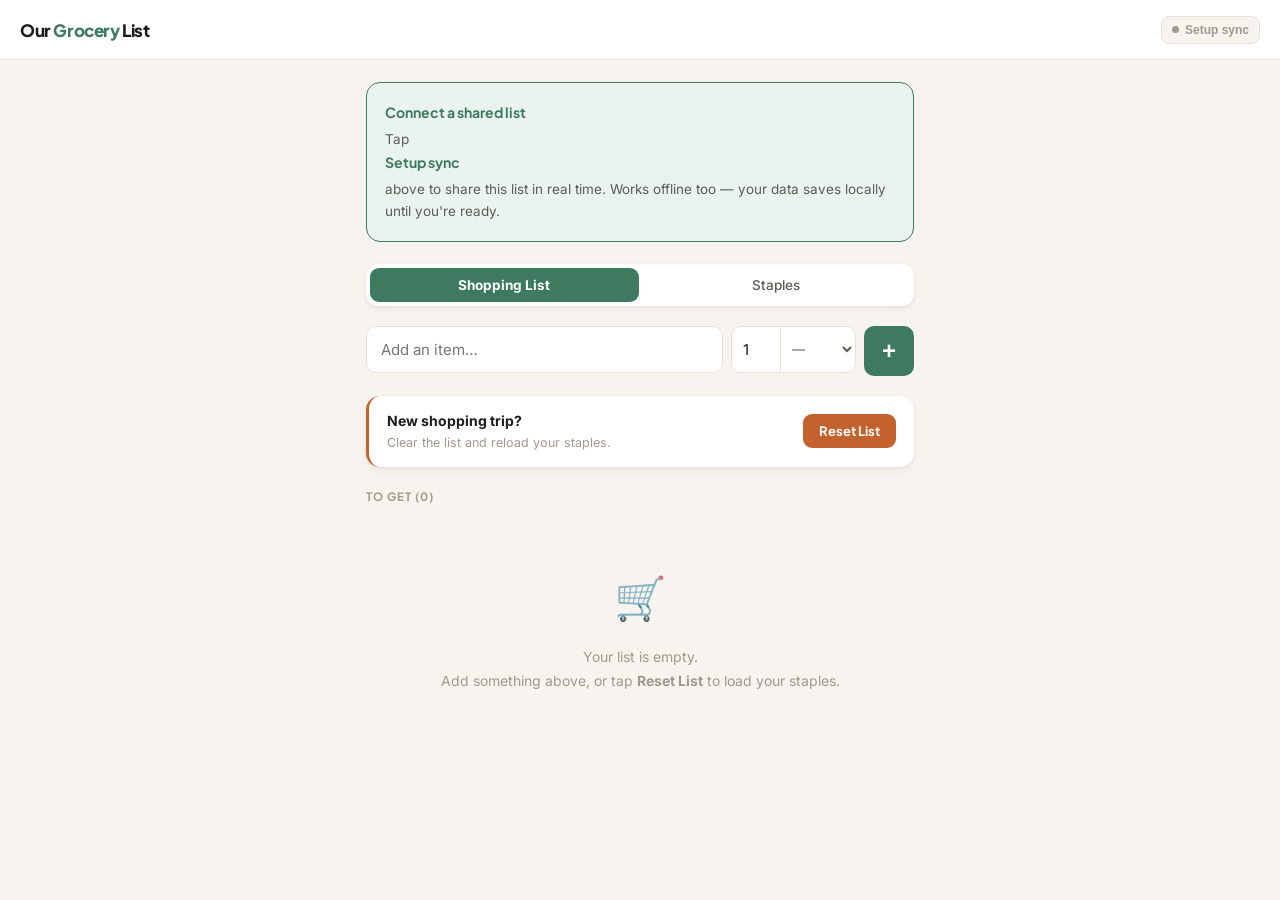
<file: groceries/groceries.html>
<!DOCTYPE html>
<html lang="en">
<head>
  <meta charset="UTF-8">
  <meta name="viewport" content="width=device-width, initial-scale=1.0, maximum-scale=1.0">
  <title>Our Grocery List</title>
  <link href="https://fonts.googleapis.com/css2?family=Plus+Jakarta+Sans:wght@400;500;600;700;800&family=Inter:wght@400;500;600&display=swap" rel="stylesheet">
  <style>
    *,*::before,*::after{box-sizing:border-box;margin:0;padding:0}
    :root{
      --bg:#F7F4EF;--card:#FFFFFF;
      --green:#3D7A5F;--green-light:#EAF3EE;
      --terra:#C4622D;--terra-light:#FAEDE6;
      --text:#1C1C1A;--text-mid:#5C5C55;--text-light:#A0998C;
      --border:#E8E2D9;--shadow:0 1px 3px rgba(28,28,26,0.07),0 4px 12px rgba(28,28,26,0.04);
      --radius:14px;--danger:#C0392B;--danger-light:#FDEEEC;
    }
    body{font-family:'Inter',sans-serif;background:var(--bg);color:var(--text);min-height:100vh;padding-bottom:48px;overflow-x:hidden}

    header{background:var(--card);border-bottom:1px solid var(--border);padding:0 20px;display:flex;align-items:center;justify-content:space-between;height:60px;position:sticky;top:0;z-index:100}
    .logo{font-family:'Plus Jakarta Sans',sans-serif;font-weight:800;font-size:17px;letter-spacing:-0.4px;color:var(--text)}
    .logo span{color:var(--green)}
    .sync-btn{display:flex;align-items:center;gap:6px;font-size:12px;font-weight:600;color:var(--text-light);cursor:pointer;padding:6px 10px;border-radius:8px;border:1.5px solid var(--border);background:var(--bg);transition:all 0.15s}
    .sync-btn:hover{border-color:var(--text-light);color:var(--text-mid)}
    .sync-dot{width:7px;height:7px;border-radius:50%;background:var(--text-light);transition:background 0.3s;flex-shrink:0}
    .sync-dot.ok{background:var(--green)}
    .sync-dot.error{background:var(--danger)}
    .sync-dot.syncing{background:#E8A020;animation:blink 1s infinite}
    @keyframes blink{0%,100%{opacity:1}50%{opacity:0.35}}

    main{max-width:580px;margin:0 auto;padding:22px 16px}

    .tabs{display:flex;gap:3px;background:var(--card);border-radius:12px;padding:4px;margin-bottom:20px;box-shadow:var(--shadow)}
    .tab-btn{flex:1;font-family:'Inter',sans-serif;font-size:13.5px;font-weight:500;color:var(--text-mid);background:none;border:none;padding:9px 12px;border-radius:9px;cursor:pointer;transition:all 0.15s}
    .tab-btn.active{background:var(--green);color:white;font-weight:700}

    .add-row{display:flex;gap:8px;margin-bottom:20px;align-items:flex-start}
    .add-inputs{flex:1;display:flex;gap:8px;min-width:0}
    .name-input{flex:2;min-width:0;font-family:'Inter',sans-serif;font-size:15px;color:var(--text);background:var(--card);border:1.5px solid var(--border);border-radius:10px;padding:13px 14px;outline:none;transition:border-color 0.15s,box-shadow 0.15s}
    .name-input:focus{border-color:var(--green);box-shadow:0 0 0 3px rgba(61,122,95,0.12)}
    .qty-wrap{display:flex;background:var(--card);border:1.5px solid var(--border);border-radius:10px;overflow:hidden;transition:border-color 0.15s}
    .qty-wrap:focus-within{border-color:var(--green)}
    .qty-input{width:48px;font-family:'Inter',sans-serif;font-size:15px;color:var(--text);background:none;border:none;padding:13px 4px 13px 11px;outline:none;-moz-appearance:textfield}
    .qty-input::-webkit-outer-spin-button,.qty-input::-webkit-inner-spin-button{-webkit-appearance:none}
    .unit-select{font-family:'Inter',sans-serif;font-size:13px;color:var(--text-mid);background:none;border:none;border-left:1.5px solid var(--border);padding:13px 8px 13px 7px;outline:none;cursor:pointer}
    .btn-add{width:50px;height:50px;flex-shrink:0;font-size:24px;font-weight:700;color:white;background:var(--green);border:none;border-radius:10px;cursor:pointer;transition:opacity 0.15s,transform 0.1s;display:flex;align-items:center;justify-content:center}
    .btn-add:hover{opacity:0.87}
    .btn-add:active{transform:scale(0.94)}

    .reset-banner{background:var(--card);border-radius:var(--radius);padding:16px 18px;box-shadow:var(--shadow);display:flex;align-items:center;justify-content:space-between;gap:16px;margin-bottom:22px;border-left:3px solid var(--terra)}
    .reset-text strong{font-size:14px;font-weight:700;display:block;margin-bottom:2px}
    .reset-text span{font-size:12.5px;color:var(--text-light)}
    .btn-reset{font-family:'Plus Jakarta Sans',sans-serif;font-size:13px;font-weight:700;padding:9px 16px;border-radius:9px;border:none;background:var(--terra);color:white;cursor:pointer;white-space:nowrap;flex-shrink:0;transition:opacity 0.15s}
    .btn-reset:hover{opacity:0.85}

    .section-header{display:flex;align-items:center;justify-content:space-between;margin-bottom:10px}
    .section-label{font-family:'Plus Jakarta Sans',sans-serif;font-size:11.5px;font-weight:700;text-transform:uppercase;letter-spacing:0.09em;color:var(--text-light)}
    .section-action{font-size:12px;font-weight:600;color:var(--text-light);background:none;border:none;cursor:pointer;padding:4px 8px;border-radius:6px;transition:all 0.15s}
    .section-action:hover{background:var(--border);color:var(--text-mid)}
    .section-action.danger:hover{background:var(--danger-light);color:var(--danger)}

    .item-list{display:flex;flex-direction:column;gap:7px;margin-bottom:24px}
    .grocery-item{background:var(--card);border-radius:12px;padding:14px 16px;display:flex;align-items:center;gap:14px;box-shadow:var(--shadow);cursor:pointer;transition:opacity 0.25s,transform 0.1s;-webkit-tap-highlight-color:transparent;user-select:none}
    .grocery-item:active{transform:scale(0.985)}
    .grocery-item.checked{opacity:0.38}
    .check-circle{width:27px;height:27px;border-radius:50%;border:2px solid var(--border);flex-shrink:0;display:flex;align-items:center;justify-content:center;transition:all 0.2s;background:white}
    .grocery-item.checked .check-circle{background:var(--green);border-color:var(--green)}
    .check-circle svg{display:none}
    .grocery-item.checked .check-circle svg{display:block}
    .item-info{flex:1;min-width:0}
    .item-name{font-size:15px;font-weight:600;color:var(--text);white-space:nowrap;overflow:hidden;text-overflow:ellipsis}
    .grocery-item.checked .item-name{text-decoration:line-through;color:var(--text-light)}
    .item-qty{font-size:12.5px;color:var(--text-light);margin-top:2px;font-weight:500}
    .delete-btn{background:none;border:none;color:var(--border);cursor:pointer;font-size:14px;padding:6px;border-radius:6px;transition:all 0.15s;flex-shrink:0}
    .delete-btn:hover{background:var(--danger-light);color:var(--danger)}

    .empty-state{text-align:center;padding:48px 20px;color:var(--text-light);font-size:14px;line-height:1.7}
    .empty-state .e{font-size:42px;display:block;margin-bottom:12px}

    .staples-info{background:var(--terra-light);border-radius:10px;padding:12px 16px;font-size:13px;color:var(--terra);font-weight:500;margin-bottom:20px;line-height:1.55;border-left:3px solid var(--terra)}
    .staple-item{background:var(--card);border-radius:12px;padding:14px 16px;display:flex;align-items:center;gap:14px;box-shadow:var(--shadow)}
    .staple-star{width:27px;height:27px;border-radius:50%;background:var(--terra-light);flex-shrink:0;display:flex;align-items:center;justify-content:center;font-size:13px}

    .setup-banner{background:var(--green-light);border:1.5px solid var(--green);border-radius:var(--radius);padding:18px;margin-bottom:22px;font-size:13.5px;color:var(--text-mid);line-height:1.6}
    .setup-banner strong{color:var(--green);font-family:'Plus Jakarta Sans',sans-serif;font-size:14px;display:block;margin-bottom:6px}

    .toast{position:fixed;bottom:24px;left:50%;transform:translateX(-50%) translateY(10px);background:var(--text);color:white;padding:11px 22px;border-radius:10px;font-size:14px;font-weight:600;opacity:0;transition:all 0.22s;pointer-events:none;z-index:9999;white-space:nowrap;box-shadow:0 4px 20px rgba(0,0,0,0.22)}
    .toast.show{opacity:1;transform:translateX(-50%) translateY(0)}

    .modal-overlay{position:fixed;inset:0;background:rgba(28,28,26,0.48);z-index:200;display:none;align-items:flex-end;justify-content:center}
    .modal-overlay.open{display:flex}
    .modal{background:var(--card);border-radius:20px 20px 0 0;padding:28px 22px 36px;width:100%;max-width:500px;box-shadow:0 -4px 40px rgba(28,28,26,0.15);max-height:90vh;overflow-y:auto}
    @media(min-width:520px){.modal-overlay{align-items:center;padding:20px}.modal{border-radius:var(--radius)}}
    .modal h3{font-family:'Plus Jakarta Sans',sans-serif;font-size:19px;font-weight:800;margin-bottom:8px}
    .modal p{font-size:13.5px;color:var(--text-mid);margin-bottom:18px;line-height:1.6}
    .modal label{font-size:12.5px;font-weight:600;color:var(--text-mid);display:block;margin-bottom:6px}
    .modal input[type=url]{width:100%;font-family:'Inter',sans-serif;font-size:14px;color:var(--text);background:var(--bg);border:1.5px solid var(--border);border-radius:9px;padding:11px 14px;outline:none;margin-bottom:18px}
    .modal input[type=url]:focus{border-color:var(--green)}
    .modal textarea{width:100%;height:90px;font-family:monospace;font-size:11px;padding:10px 12px;background:var(--bg);border:1.5px solid var(--border);border-radius:8px;resize:none;outline:none;margin-bottom:18px;line-height:1.5;color:var(--text-mid)}
    .modal ol{font-size:13px;color:var(--text-mid);line-height:1.85;padding-left:18px;margin-bottom:18px}
    .modal ol a{color:var(--green);font-weight:600;text-decoration:none}
    .modal-btns{display:flex;gap:8px}
    .btn-save{flex:1;font-family:'Plus Jakarta Sans',sans-serif;font-size:15px;font-weight:700;color:white;background:var(--green);border:none;border-radius:10px;padding:13px;cursor:pointer;transition:opacity 0.15s}
    .btn-save:hover{opacity:0.87}
    .btn-cancel{font-family:'Inter',sans-serif;font-size:14px;font-weight:600;color:var(--text-mid);background:none;border:1.5px solid var(--border);border-radius:10px;padding:13px 20px;cursor:pointer;transition:all 0.15s}
    .btn-cancel:hover{border-color:var(--text-mid)}
  </style>
</head>
<body>

<header>
  <div class="logo">Our <span>Grocery</span> List</div>
  <button class="sync-btn" onclick="openSettings()">
    <div class="sync-dot" id="sync-dot"></div>
    <span id="sync-label">Setup sync</span>
  </button>
</header>

<main>
  <div id="setup-banner" class="setup-banner" style="display:none">
    <strong>Connect a shared list</strong>
    Tap <strong>Setup sync</strong> above to share this list in real time. Works offline too — your data saves locally until you're ready.
  </div>

  <div class="tabs">
    <button class="tab-btn active" id="tab-list-btn"    onclick="switchTab('list')">Shopping List</button>
    <button class="tab-btn"        id="tab-staples-btn" onclick="switchTab('staples')">Staples</button>
  </div>

  <!-- LIST -->
  <div id="tab-list">
    <div class="add-row">
      <div class="add-inputs">
        <input class="name-input" type="text" id="item-name" placeholder="Add an item…" onkeydown="if(event.key==='Enter')addItem()">
        <div class="qty-wrap">
          <input class="qty-input" type="number" id="item-qty" value="1" min="1" max="999">
          <select class="unit-select" id="item-unit">
            <option value="">—</option>
            <option>lbs</option><option>oz</option><option>kg</option><option>g</option>
            <option>pkg</option><option>bag</option><option>box</option><option>can</option>
            <option>bottle</option><option>bunch</option><option>loaf</option>
            <option>dozen</option><option>gal</option><option>L</option>
          </select>
        </div>
      </div>
      <button class="btn-add" onclick="addItem()">+</button>
    </div>

    <div class="reset-banner">
      <div class="reset-text">
        <strong>New shopping trip?</strong>
        <span>Clear the list and reload your staples.</span>
      </div>
      <button class="btn-reset" onclick="resetList()">Reset List</button>
    </div>

    <div class="section-header">
      <span class="section-label" id="active-label">To get</span>
      <button class="section-action danger" id="clear-btn" onclick="clearChecked()" style="display:none">Clear checked</button>
    </div>
    <div class="item-list" id="active-list"></div>

    <div id="checked-section" style="display:none">
      <div class="section-header" style="margin-top:4px">
        <span class="section-label">In cart</span>
      </div>
      <div class="item-list" id="checked-list"></div>
    </div>
  </div>

  <!-- STAPLES -->
  <div id="tab-staples" style="display:none">
    <div class="staples-info">
      Add the things you buy almost every week. Tap <strong>Reset List</strong> on the shopping list tab to load them all at once.
    </div>
    <div class="add-row">
      <div class="add-inputs">
        <input class="name-input" type="text" id="staple-name" placeholder="Add a staple…" onkeydown="if(event.key==='Enter')addStaple()">
        <div class="qty-wrap">
          <input class="qty-input" type="number" id="staple-qty" value="1" min="1">
          <select class="unit-select" id="staple-unit">
            <option value="">—</option>
            <option>lbs</option><option>oz</option><option>kg</option><option>g</option>
            <option>pkg</option><option>bag</option><option>box</option><option>can</option>
            <option>bottle</option><option>bunch</option><option>loaf</option>
            <option>dozen</option><option>gal</option><option>L</option>
          </select>
        </div>
      </div>
      <button class="btn-add" onclick="addStaple()">+</button>
    </div>
    <div class="section-header">
      <span class="section-label" id="staples-label">Staples</span>
      <button class="section-action danger" onclick="clearAllStaples()">Clear all</button>
    </div>
    <div class="item-list" id="staples-list"></div>
  </div>
</main>

<!-- SYNC MODAL -->
<div class="modal-overlay" id="settings-modal">
  <div class="modal">
    <h3>Sync Setup</h3>
    <p>Connect a Google Sheet so both of you see the same list in real time. Only one of you needs to do steps 1–4, then share the URL with the other.</p>
    <ol>
      <li>Go to <a href="https://sheets.google.com" target="_blank">sheets.google.com</a> and create a new sheet called <strong>Grocery List</strong>.</li>
      <li>Click <strong>Extensions &rarr; Apps Script</strong>, delete any existing code, paste in the script below, and save.</li>
      <li>Click <strong>Deploy &rarr; New deployment</strong>. Type: <em>Web app</em>. Execute as: <em>Me</em>. Access: <em>Anyone</em>. Click <strong>Deploy</strong>.</li>
      <li>Copy the Web App URL it gives you and paste it below. Share that same URL with the other person — they paste it here too.</li>
    </ol>
    <label>Apps Script code (click to select all, then copy):</label>
    <textarea readonly onclick="this.select()">function doGet(e){var ss=SpreadsheetApp.getActiveSpreadsheet(),a=e.parameter.action;if(a==='read'){var i=ss.getSheetByName('Items')||ss.insertSheet('Items'),s=ss.getSheetByName('Staples')||ss.insertSheet('Staples');return ContentService.createTextOutput(JSON.stringify({items:i.getDataRange().getValues(),staples:s.getDataRange().getValues()})).setMimeType(ContentService.MimeType.JSON)}return ContentService.createTextOutput('ok')}
function doPost(e){var ss=SpreadsheetApp.getActiveSpreadsheet(),d=JSON.parse(e.postData.contents),sh=ss.getSheetByName(d.sheet==='items'?'Items':'Staples')||(d.sheet==='items'?ss.insertSheet('Items'):ss.insertSheet('Staples'));sh.clearContents();if(d.rows&&d.rows.length)sh.getRange(1,1,d.rows.length,d.rows[0].length).setValues(d.rows);return ContentService.createTextOutput('ok')}</textarea>
    <label>Web App URL:</label>
    <input type="url" id="sheet-url" placeholder="https://script.google.com/macros/s/…/exec">
    <div class="modal-btns">
      <button class="btn-cancel" onclick="closeSettings()">Cancel</button>
      <button class="btn-save"   onclick="saveSettings()">Connect</button>
    </div>
  </div>
</div>

<div class="toast" id="toast"></div>

<script>
let items=[],staples=[],currentTab='list',sheetUrl=localStorage.getItem('grocery_sheet_url')||'',syncTimer=null;
const $=id=>document.getElementById(id),uid=()=>Date.now().toString(36)+Math.random().toString(36).slice(2,6),esc=s=>String(s).replace(/&/g,'&amp;').replace(/</g,'&lt;').replace(/>/g,'&gt;');

function toast(msg){const t=$('toast');t.textContent=msg;t.classList.add('show');setTimeout(()=>t.classList.remove('show'),2300)}
function setSyncStatus(s){const dot=$('sync-dot'),lbl=$('sync-label');dot.className='sync-dot'+(s!=='none'?' '+s:'');lbl.textContent={none:'Setup sync',ok:'Synced',error:'Sync error',syncing:'Syncing\u2026'}[s]}

function saveLocal(){localStorage.setItem('grocery_items',JSON.stringify(items));localStorage.setItem('grocery_staples',JSON.stringify(staples))}
function loadLocal(){items=JSON.parse(localStorage.getItem('grocery_items')||'[]');staples=JSON.parse(localStorage.getItem('grocery_staples')||'[]')}

function toRows(arr,t){return t==='items'?arr.map(i=>[i.id,i.name,i.qty,i.unit,i.checked?'1':'0']):arr.map(s=>[s.id,s.name,s.qty,s.unit])}
function fromRows(rows,t){return t==='items'?rows.filter(r=>r[0]).map(r=>({id:String(r[0]),name:String(r[1]),qty:Number(r[2])||1,unit:String(r[3]||''),checked:r[4]==='1'||r[4]===true})):rows.filter(r=>r[0]).map(r=>({id:String(r[0]),name:String(r[1]),qty:Number(r[2])||1,unit:String(r[3]||'')}))}

async function push(){if(!sheetUrl)return;setSyncStatus('syncing');try{await fetch(sheetUrl,{method:'POST',body:JSON.stringify({sheet:'items',rows:toRows(items,'items')})});await fetch(sheetUrl,{method:'POST',body:JSON.stringify({sheet:'staples',rows:toRows(staples,'staples')})});setSyncStatus('ok')}catch(e){setSyncStatus('error')}}
async function pull(){if(!sheetUrl)return;setSyncStatus('syncing');try{const res=await fetch(sheetUrl+'?action=read'),data=await res.json();items=fromRows(data.items||[],'items');staples=fromRows(data.staples||[],'staples');saveLocal();render();setSyncStatus('ok')}catch(e){setSyncStatus('error');loadLocal();render()}}
function schedulePush(){saveLocal();clearTimeout(syncTimer);syncTimer=setTimeout(push,700)}
function startPolling(){if(!sheetUrl)return;setInterval(()=>{if(!document.hidden)pull()},15000)}

function switchTab(t){currentTab=t;$('tab-list').style.display=t==='list'?'block':'none';$('tab-staples').style.display=t==='staples'?'block':'none';$('tab-list-btn').className='tab-btn'+(t==='list'?' active':'');$('tab-staples-btn').className='tab-btn'+(t==='staples'?' active':'')}

function addItem(){const name=$('item-name').value.trim();if(!name){$('item-name').focus();return}items.push({id:uid(),name,qty:parseFloat($('item-qty').value)||1,unit:$('item-unit').value,checked:false});$('item-name').value='';$('item-qty').value='1';$('item-unit').value='';$('item-name').focus();schedulePush();render();toast('Added!')}
function toggleCheck(id){items=items.map(i=>i.id===id?{...i,checked:!i.checked}:i);schedulePush();render()}
function deleteItem(id,e){e.stopPropagation();items=items.filter(i=>i.id!==id);schedulePush();render()}
function clearChecked(){items=items.filter(i=>!i.checked);schedulePush();render();toast('Checked items cleared.')}
function resetList(){if(!confirm('Start a fresh shopping trip? This clears the whole list and reloads your staples.'))return;items=staples.map(s=>({id:uid(),name:s.name,qty:s.qty,unit:s.unit,checked:false}));schedulePush();render();toast('List reset!')}

function addStaple(){const name=$('staple-name').value.trim();if(!name){$('staple-name').focus();return}staples.push({id:uid(),name,qty:parseFloat($('staple-qty').value)||1,unit:$('staple-unit').value});$('staple-name').value='';$('staple-qty').value='1';$('staple-unit').value='';$('staple-name').focus();schedulePush();render();toast('Staple saved!')}
function deleteStaple(id,e){e.stopPropagation();staples=staples.filter(s=>s.id!==id);schedulePush();render()}
function clearAllStaples(){if(!confirm('Remove all staples?'))return;staples=[];schedulePush();render();toast('Staples cleared.')}

function qtyStr(item){const q=item.qty&&item.qty!==1?item.qty:(item.unit?'':'');return[q,item.unit].filter(Boolean).join(' ')}

function renderGroceryItem(item){const qs=qtyStr(item);return`<div class="grocery-item ${item.checked?'checked':''}" onclick="toggleCheck('${item.id}')"><div class="check-circle"><svg width="12" height="9" viewBox="0 0 12 9" fill="none"><path d="M1 4.5L4.5 8L11 1" stroke="white" stroke-width="2.2" stroke-linecap="round" stroke-linejoin="round"/></svg></div><div class="item-info"><div class="item-name">${esc(item.name)}</div>${qs?`<div class="item-qty">${esc(qs)}</div>`:''}</div><button class="delete-btn" onclick="deleteItem('${item.id}',event)">&#x2715;</button></div>`}
function renderStapleItem(s){const qs=qtyStr(s);return`<div class="staple-item"><div class="staple-star">&#11088;</div><div class="item-info"><div class="item-name">${esc(s.name)}</div>${qs?`<div class="item-qty">${esc(qs)}</div>`:''}</div><button class="delete-btn" onclick="deleteStaple('${s.id}',event)">&#x2715;</button></div>`}

function render(){
  const active=items.filter(i=>!i.checked),checked=items.filter(i=>i.checked);
  $('active-label').textContent=`To get (${active.length})`;
  $('active-list').innerHTML=active.length===0&&checked.length===0?`<div class="empty-state"><span class="e">&#x1F6D2;</span>Your list is empty.<br>Add something above, or tap <strong>Reset List</strong> to load your staples.</div>`:active.map(renderGroceryItem).join('');
  const hasChecked=checked.length>0;
  $('checked-section').style.display=hasChecked?'block':'none';
  $('clear-btn').style.display=hasChecked?'inline-block':'none';
  if(hasChecked)$('checked-list').innerHTML=checked.map(renderGroceryItem).join('');
  $('staples-label').textContent=`Staples (${staples.length})`;
  $('staples-list').innerHTML=staples.length===0?`<div class="empty-state"><span class="e">&#11088;</span>No staples yet.<br>Add things you buy every week &#8212; milk, eggs, bread&hellip;</div>`:staples.map(renderStapleItem).join('');
  $('setup-banner').style.display=sheetUrl?'none':'block';
}

function openSettings(){$('sheet-url').value=sheetUrl;$('settings-modal').classList.add('open')}
function closeSettings(){$('settings-modal').classList.remove('open')}
function saveSettings(){const url=$('sheet-url').value.trim();if(url&&!url.startsWith('https://script.google.com')){alert("That doesn't look right — the URL should start with https://script.google.com");return}sheetUrl=url;localStorage.setItem('grocery_sheet_url',url);closeSettings();if(url){toast('Connecting\u2026');pull().then(()=>{toast('Synced! \u2713');startPolling()})}else{setSyncStatus('none');render()}}

loadLocal();
if(sheetUrl){setSyncStatus('syncing');pull().then(startPolling)}else{setSyncStatus('none');render()}
</script>
</body>
</html>
</file>
<file: waypoint/styles.css>
/* Waypoint — styles
   Fonts: Bricolage Grotesque (display), Newsreader (body), IBM Plex Mono (labels/nums).
   Segment colors: LA coral, DRIVE poppy gold, SF pacific teal, redwood accents.
   Full dark mode via prefers-color-scheme. */

*,*::before,*::after{box-sizing:border-box;margin:0;padding:0}
[hidden]{display:none!important}

:root{
  --bg:#F6F1E7;--bg-sunk:#EFE8DA;--card:#FFFDF8;--card-2:#FBF6EC;
  --ink:#221E1A;--ink-mid:#5C554C;--ink-soft:#8A8175;
  --line:#E4DBCB;--line-soft:#EDE6D8;
  --shadow:0 1px 2px rgba(34,30,26,.05),0 6px 18px rgba(34,30,26,.06);
  --shadow-lg:0 8px 30px rgba(34,30,26,.14);
  --radius:16px;--radius-sm:11px;
  --coral:#CE5B3A;--coral-ink:#9C3F26;
  --gold:#D9902A;--gold-ink:#A66C15;
  --teal:#157071;--teal-ink:#0E5253;
  --redwood:#3C6042;
  --danger:#C0392B;--danger-bg:#FBEBE8;
  --ok:#3C6042;
  /* default segment colors (assigned by JS; these are the seeds) */
  --seg-la:#CE5B3A;--seg-drive:#D9902A;--seg-sf:#157071;
  --tab-h:64px;--top-h:56px;
  --focus:#157071;
  color-scheme:light;
}
@media (prefers-color-scheme: dark){
  :root{
    --bg:#161311;--bg-sunk:#100E0C;--card:#211D19;--card-2:#26221D;
    --ink:#F2ECE1;--ink-mid:#C3B9A9;--ink-soft:#8E8474;
    --line:#352F28;--line-soft:#2B2620;
    --shadow:0 1px 2px rgba(0,0,0,.4),0 6px 18px rgba(0,0,0,.35);
    --shadow-lg:0 10px 34px rgba(0,0,0,.5);
    --coral:#E67852;--coral-ink:#F0A184;
    --gold:#E8A945;--gold-ink:#F0C079;
    --teal:#2F9799;--teal-ink:#6FC3C4;
    --redwood:#6FA079;
    --danger:#E8705F;--danger-bg:#3A211D;
    --ok:#7FB98C;--focus:#4FB3B4;
    color-scheme:dark;
  }
}

html{-webkit-text-size-adjust:100%}
body{
  font-family:'Newsreader',Georgia,serif;
  background:var(--bg);color:var(--ink);
  min-height:100vh;line-height:1.5;
  -webkit-font-smoothing:antialiased;
  overflow-x:hidden;
}
button{font-family:inherit;cursor:pointer;color:inherit;background:none;border:none}
a{color:inherit}
.mono{font-family:'IBM Plex Mono',ui-monospace,monospace;font-variant-numeric:tabular-nums}
.display{font-family:'Bricolage Grotesque',system-ui,sans-serif}

/* ---- focus & motion ---- */
:focus-visible{outline:2.5px solid var(--focus);outline-offset:2px;border-radius:6px}
@media (prefers-reduced-motion: reduce){*{animation-duration:.001ms!important;transition-duration:.001ms!important}}

/* ---------- top bar ---------- */
#topbar{
  position:sticky;top:0;z-index:60;
  height:calc(var(--top-h) + env(safe-area-inset-top));
  padding-top:env(safe-area-inset-top);
  display:flex;align-items:center;justify-content:space-between;
  padding-left:16px;padding-right:12px;
  background:color-mix(in srgb, var(--bg) 88%, transparent);
  backdrop-filter:saturate(1.2) blur(10px);
  border-bottom:1px solid var(--line-soft);
}
.brand{display:flex;align-items:center;gap:9px;padding:6px 4px}
.brand-pin{
  width:16px;height:16px;border-radius:50% 50% 50% 0;
  transform:rotate(-45deg);
  background:var(--coral);
  box-shadow:inset 0 0 0 3.5px var(--card);
  flex-shrink:0;
}
.brand-name{font-family:'Bricolage Grotesque',sans-serif;font-weight:800;font-size:20px;letter-spacing:-.5px}
.brand-name span{color:var(--teal)}
.topbar-right{display:flex;align-items:center;gap:8px}

.btn{
  font-family:'Bricolage Grotesque',sans-serif;font-weight:600;font-size:14px;
  padding:9px 15px;border-radius:11px;
  background:var(--teal);color:#fff;
  display:inline-flex;align-items:center;gap:7px;
  min-height:40px;transition:filter .15s,transform .05s;
}
.btn:hover{filter:brightness(1.06)}
.btn:active{transform:scale(.97)}
.btn.ghost{background:var(--card);color:var(--ink);border:1.5px solid var(--line)}
.btn.ghost:hover{border-color:var(--ink-soft)}
.btn.small{font-size:13px;padding:7px 12px;min-height:34px}
.btn.danger{background:var(--danger)}
.icon-btn{
  width:40px;height:40px;border-radius:11px;border:1.5px solid var(--line);
  background:var(--card);display:flex;align-items:center;justify-content:center;
  color:var(--ink-mid);font-size:18px;transition:border-color .15s}
.icon-btn:hover{border-color:var(--ink-soft)}

/* ---------- main / layout ---------- */
#app{max-width:1100px;margin:0 auto;padding:16px 16px calc(var(--tab-h) + 28px + env(safe-area-inset-bottom))}
.wrap{max-width:760px;margin:0 auto}

.eyebrow{font-family:'IBM Plex Mono',monospace;font-size:11.5px;font-weight:600;letter-spacing:.14em;text-transform:uppercase;color:var(--ink-soft)}
h1.page{font-family:'Bricolage Grotesque',sans-serif;font-weight:800;font-size:clamp(26px,7vw,38px);letter-spacing:-.7px;line-height:1.05;margin:4px 0}
.muted{color:var(--ink-mid)}
.soft{color:var(--ink-soft)}

/* ---------- trips home ---------- */
.home-head{display:flex;align-items:flex-end;justify-content:space-between;gap:12px;margin:8px 2px 20px}
.trip-grid{display:grid;grid-template-columns:1fr;gap:14px}
@media(min-width:640px){.trip-grid{grid-template-columns:1fr 1fr}}
.trip-card{
  position:relative;background:var(--card);border:1px solid var(--line);
  border-radius:var(--radius);box-shadow:var(--shadow);overflow:hidden;
  text-align:left;display:flex;flex-direction:column;transition:transform .08s,box-shadow .15s}
.trip-card:hover{box-shadow:var(--shadow-lg)}
.trip-card:active{transform:scale(.99)}
.trip-card .seg-strip{height:7px;display:flex}
.trip-card .seg-strip i{flex:1}
.trip-card .tc-body{padding:15px 16px 16px}
.trip-card h3{font-family:'Bricolage Grotesque',sans-serif;font-weight:700;font-size:20px;letter-spacing:-.4px;line-height:1.12;margin-bottom:5px}
.trip-card .tc-sub{color:var(--ink-mid);font-size:15px;margin-bottom:12px}
.trip-card .tc-meta{display:flex;flex-wrap:wrap;gap:6px 8px;font-size:12px}
.chip{font-family:'IBM Plex Mono',monospace;font-size:11.5px;padding:3px 9px;border-radius:20px;background:var(--card-2);border:1px solid var(--line);color:var(--ink-mid);white-space:nowrap}
.chip.hot{background:var(--teal);border-color:var(--teal);color:#fff;font-weight:600}
.tc-actions{display:flex;gap:6px;padding:0 16px 14px;margin-top:auto}

.empty{
  text-align:center;padding:52px 22px;border:2px dashed var(--line);
  border-radius:var(--radius);background:var(--card-2);margin-top:8px}
.empty .big{font-family:'Bricolage Grotesque',sans-serif;font-weight:700;font-size:22px;margin:14px 0 8px;letter-spacing:-.4px}
.empty p{color:var(--ink-mid);max-width:36ch;margin:0 auto 18px}
.empty .pin-lg{width:44px;height:44px;border-radius:50% 50% 50% 0;transform:rotate(-45deg);background:var(--coral);box-shadow:inset 0 0 0 9px var(--card-2);margin:0 auto}

/* iOS install hint */
.ios-hint{margin-top:18px;font-size:13.5px;color:var(--ink-mid);background:var(--card-2);border:1px solid var(--line);border-radius:var(--radius-sm);padding:11px 13px;display:flex;gap:9px;align-items:flex-start}
.ios-hint b{color:var(--ink)}

/* ---------- trip header ---------- */
.trip-header{margin:6px 2px 14px}
.trip-header .bases{display:flex;flex-wrap:wrap;gap:6px 8px;margin-top:10px}
.base{font-family:'IBM Plex Mono',monospace;font-size:12px;line-height:1.45;padding:4px 10px;border-radius:14px;background:var(--card);border:1px solid var(--line);display:inline-block;max-width:100%}
.base b{color:var(--ink)}
.trip-header .notes{margin-top:12px;font-size:14.5px;color:var(--ink-mid);border-left:3px solid var(--line);padding-left:12px}

/* ---------- itinerary ---------- */
.two-pane{display:block}
.detail-pane{display:none}
.day-list{display:flex;flex-direction:column;gap:12px}
.day-card{
  background:var(--card);border:1px solid var(--line);border-left:5px solid var(--seg,#999);
  border-radius:var(--radius);box-shadow:var(--shadow);overflow:hidden;text-align:left;width:100%;
  transition:box-shadow .15s}
.day-card:hover{box-shadow:var(--shadow-lg)}
/* clear the sticky top bar + day strip when jumped to */
.day-card{scroll-margin-top:calc(var(--top-h) + env(safe-area-inset-top) + 76px)}
.today-tag{display:inline-block;padding:1px 6px;border-radius:6px;background:var(--coral);color:#fff;font-size:10px;letter-spacing:.1em;vertical-align:1px}
.day-label .sep{display:inline-block;width:7px}

/* today / countdown banner */
.today-banner{background:var(--card);border:1px solid var(--line);border-radius:var(--radius);box-shadow:var(--shadow);padding:13px 16px 14px;margin:0 0 14px;display:flex;flex-direction:column;gap:7px}
.today-banner .btn{align-self:flex-start;margin-top:3px}
.tb-top{display:flex;justify-content:space-between;align-items:baseline;gap:10px}
.tb-top .eyebrow{color:var(--coral-ink)}
.tb-count{font-family:'IBM Plex Mono',monospace;font-size:12px;font-weight:600;color:var(--ink-mid);white-space:nowrap}
.tb-progress{height:6px;border-radius:4px;background:var(--bg-sunk);overflow:hidden}
.tb-progress i{display:block;height:100%;background:var(--teal);border-radius:4px}
.tb-title{font-family:'Bricolage Grotesque',sans-serif;font-weight:700;font-size:18px;letter-spacing:-.3px;line-height:1.2}
.tb-next{font-size:14.5px;color:var(--ink-mid)}
.tb-next b{color:var(--ink)}
.today-banner.before{flex-direction:row;align-items:center;gap:10px;font-size:15px;color:var(--ink-mid);padding:11px 14px}
.today-banner.before b{color:var(--ink)}

/* phone: sticky day-jump strip */
.day-strip{
  position:sticky;top:calc(var(--top-h) + env(safe-area-inset-top));z-index:40;
  display:flex;gap:6px;overflow-x:auto;scrollbar-width:none;
  margin:0 -16px 12px;padding:8px 16px;
  background:color-mix(in srgb,var(--bg) 92%,transparent);backdrop-filter:blur(10px);
  border-bottom:1px solid var(--line-soft)}
.day-strip::-webkit-scrollbar{display:none}
.dchip{position:relative;flex:0 0 auto;min-width:52px;padding:5px 8px 4px;border-radius:11px;border:1.5px solid var(--line);border-bottom:3px solid var(--seg,var(--line));background:var(--card);display:flex;flex-direction:column;align-items:center;line-height:1.15;transition:background .12s,color .12s}
.dchip .dn{font-family:'Bricolage Grotesque',sans-serif;font-weight:800;font-size:17px}
.dchip .dd{font-family:'IBM Plex Mono',monospace;font-size:9.5px;letter-spacing:.03em;text-transform:uppercase;color:var(--ink-soft);white-space:nowrap}
.dchip.active{background:var(--seg);border-color:var(--seg);color:#fff}
.dchip.active .dd{color:rgba(255,255,255,.85)}
.dchip.today::after{content:'';position:absolute;top:4px;right:4px;width:7px;height:7px;border-radius:50%;background:var(--coral);box-shadow:0 0 0 1.5px var(--card)}
.day-top{display:flex;gap:13px;padding:14px 16px 4px;align-items:flex-start}
.day-num{
  font-family:'Bricolage Grotesque',sans-serif;font-weight:800;font-size:26px;line-height:1;
  color:#fff;background:var(--seg,#999);min-width:44px;height:44px;border-radius:12px;
  display:flex;align-items:center;justify-content:center;flex-shrink:0}
.day-head-txt{min-width:0;flex:1}
.day-label{font-family:'IBM Plex Mono',monospace;font-size:11.5px;font-weight:600;letter-spacing:.06em;text-transform:uppercase;color:var(--seg-ink,var(--ink-soft))}
.day-title{font-family:'Bricolage Grotesque',sans-serif;font-weight:700;font-size:19px;letter-spacing:-.3px;line-height:1.15;margin-top:2px}
.day-date{font-family:'IBM Plex Mono',monospace;font-size:11.5px;color:var(--ink-soft);margin-top:3px}
.beats{padding:6px 16px 4px;display:flex;flex-direction:column;gap:10px}
.beat{display:flex;gap:11px}
.beat .t{font-family:'IBM Plex Mono',monospace;font-size:11px;font-weight:600;letter-spacing:.04em;text-transform:uppercase;color:var(--seg-ink,var(--ink-soft));min-width:62px;padding-top:2px;flex-shrink:0}
.beat .x{font-size:15.5px;color:var(--ink);line-height:1.45}
.fuel{
  margin:10px 16px 16px;padding:10px 12px;border-radius:var(--radius-sm);
  background:var(--card-2);border:1px dashed var(--line);
  font-size:14px;color:var(--ink-mid);display:flex;gap:9px;align-items:flex-start}
.fuel .lbl{font-family:'IBM Plex Mono',monospace;font-size:14px;flex-shrink:0}
.fuel b{color:var(--ink)}

@media(min-width:800px){
  .day-strip{display:none}
  .two-pane{display:grid;grid-template-columns:minmax(280px,340px) 1fr;gap:20px;align-items:start}
  .day-list{position:sticky;top:calc(var(--top-h) + 16px);max-height:calc(100vh - var(--top-h) - 34px);overflow-y:auto;padding-right:4px}
  .day-list .day-card{cursor:pointer;flex-shrink:0}
  .day-list .day-card .beats,.day-list .day-card .fuel{display:none}
  .day-list .day-card{padding-bottom:12px}
  .day-list .day-card.sel{outline:2.5px solid var(--seg,#999);outline-offset:-1px}
  .detail-pane{display:block;background:var(--card);border:1px solid var(--line);border-radius:var(--radius);box-shadow:var(--shadow);border-top:6px solid var(--seg,#999);overflow:hidden;min-height:300px}
  .detail-pane .day-card{border:none;box-shadow:none;border-left:none;border-radius:0}
}

/* ---------- reservations ---------- */
.res-group{margin-bottom:22px}
.res-group h2{font-family:'Bricolage Grotesque',sans-serif;font-weight:700;font-size:15px;letter-spacing:.02em;color:var(--ink-mid);margin:0 2px 10px;display:flex;align-items:center;gap:8px}
.res-group h2 .ic{font-size:18px}
.res-grid{display:grid;grid-template-columns:1fr;gap:12px}
@media(min-width:720px){.res-grid{grid-template-columns:1fr 1fr}}
.res-card{background:var(--card);border:1px solid var(--line);border-radius:var(--radius);box-shadow:var(--shadow);padding:15px 16px;display:flex;flex-direction:column;gap:10px}
.res-card .rc-top{display:flex;justify-content:space-between;gap:10px;align-items:flex-start}
.res-card h3{font-family:'Bricolage Grotesque',sans-serif;font-weight:700;font-size:18px;letter-spacing:-.3px;line-height:1.15}
.res-card .rc-when{font-family:'IBM Plex Mono',monospace;font-size:12.5px;color:var(--ink-mid);margin-top:3px}
.res-type-badge{font-family:'IBM Plex Mono',monospace;font-size:16px;flex-shrink:0}
.conf-row{display:flex;flex-direction:column;gap:5px}
.conf-label{font-family:'IBM Plex Mono',monospace;font-size:10.5px;font-weight:600;letter-spacing:.12em;text-transform:uppercase;color:var(--ink-soft)}
.conf-copy{
  display:flex;align-items:center;gap:10px;width:100%;
  font-family:'IBM Plex Mono',monospace;font-variant-numeric:tabular-nums;
  font-size:20px;font-weight:600;letter-spacing:.02em;color:var(--ink);
  background:var(--card-2);border:1.5px solid var(--line);border-radius:var(--radius-sm);
  padding:11px 13px;text-align:left;transition:border-color .15s,background .15s;min-height:48px}
.conf-copy:hover{border-color:var(--teal)}
.conf-copy.copied{border-color:var(--ok);background:color-mix(in srgb,var(--ok) 12%,var(--card-2))}
.conf-copy .val{flex:1;min-width:0;overflow:hidden;text-overflow:ellipsis;white-space:nowrap}
.conf-copy .val.empty-val{color:var(--ink-soft);font-style:italic;font-weight:400;font-family:'Newsreader',serif;letter-spacing:0}
.conf-copy .cp{font-size:13px;color:var(--ink-soft);flex-shrink:0}
.res-field{display:flex;flex-direction:column;gap:4px}
.res-field .k{font-family:'IBM Plex Mono',monospace;font-size:10.5px;font-weight:600;letter-spacing:.12em;text-transform:uppercase;color:var(--ink-soft)}
.res-actions{display:flex;gap:8px;flex-wrap:wrap}
.res-actions a,.res-actions button{font-family:'Bricolage Grotesque',sans-serif;font-weight:600;font-size:13px;padding:8px 12px;border-radius:10px;border:1.5px solid var(--line);background:var(--card-2);display:inline-flex;gap:6px;align-items:center;min-height:38px;color:var(--ink)}
.res-actions a:hover,.res-actions button:hover{border-color:var(--ink-soft)}
.res-note{font-size:14px;color:var(--ink-mid)}
.edit-field{width:100%;font-family:'IBM Plex Mono',monospace;font-size:15px;background:var(--card);border:1.5px solid var(--teal);border-radius:9px;padding:9px 11px;color:var(--ink)}
textarea.edit-field{font-family:'Newsreader',serif;resize:vertical;min-height:60px}
.inline-edit-actions{display:flex;gap:7px;margin-top:7px}
.res-docs{display:flex;flex-direction:column;gap:6px}
.res-doc{display:flex;align-items:center;gap:10px;width:100%;padding:6px 10px 6px 6px;border-radius:var(--radius-sm);border:1.5px solid var(--line);background:var(--card-2);text-align:left;min-height:48px}
.res-doc:hover{border-color:var(--teal)}
.res-doc img,.res-doc .rd-ic{width:36px;height:36px;border-radius:7px;object-fit:cover;flex-shrink:0;display:flex;align-items:center;justify-content:center;font-size:20px;background:var(--bg-sunk)}
.res-doc .rd-name{flex:1;min-width:0;font-family:'Bricolage Grotesque',sans-serif;font-weight:600;font-size:14px;overflow:hidden;text-overflow:ellipsis;white-space:nowrap}
.res-doc .rd-go{color:var(--ink-soft);font-size:20px}

/* ---------- checklists ---------- */
.check-group{background:var(--card);border:1px solid var(--line);border-radius:var(--radius);box-shadow:var(--shadow);margin-bottom:16px;overflow:hidden}
.check-group > h2{font-family:'Bricolage Grotesque',sans-serif;font-weight:700;font-size:17px;letter-spacing:-.2px;padding:14px 16px 10px;display:flex;justify-content:space-between;align-items:center}
.check-group > h2 .count{font-family:'IBM Plex Mono',monospace;font-size:12px;font-weight:500;color:var(--ink-soft)}
.check-item{display:flex;gap:12px;align-items:flex-start;padding:11px 16px;border-top:1px solid var(--line-soft);cursor:pointer;text-align:left;width:100%}
.check-item:hover{background:var(--card-2)}
.check-box{width:24px;height:24px;border-radius:7px;border:2px solid var(--ink-soft);flex-shrink:0;display:flex;align-items:center;justify-content:center;margin-top:1px;transition:all .12s;font-size:14px;color:#fff}
.check-item.done .check-box{background:var(--ok);border-color:var(--ok)}
.check-item.done .ci-text{color:var(--ink-soft);text-decoration:line-through}
.ci-text{font-size:16px;line-height:1.4;flex:1}
.ci-del{opacity:0;color:var(--ink-soft);font-size:16px;padding:2px 6px;flex-shrink:0}
.check-item:hover .ci-del{opacity:1}
.check-add{display:flex;gap:8px;padding:12px 16px;border-top:1px solid var(--line-soft)}
.check-add input{flex:1;font-family:'Newsreader',serif;font-size:15px;background:var(--card-2);border:1.5px solid var(--line);border-radius:9px;padding:9px 11px;color:var(--ink)}
.check-add input:focus{border-color:var(--teal);outline:none}

/* ---------- docs ---------- */
.docs-head{display:flex;justify-content:space-between;align-items:center;gap:12px;margin:2px 2px 16px}
.docs-head .btn{white-space:nowrap;flex-shrink:0}
.doc-grid{display:grid;grid-template-columns:repeat(auto-fill,minmax(120px,1fr));gap:12px}
.doc-tile{position:relative;aspect-ratio:1;border-radius:var(--radius-sm);overflow:hidden;border:1px solid var(--line);background:var(--card-2);box-shadow:var(--shadow);cursor:pointer;display:flex;align-items:center;justify-content:center}
.doc-tile img{width:100%;height:100%;object-fit:cover}
.doc-tile .pdf-ic{font-size:34px;color:var(--ink-soft)}
.doc-tile .doc-name{position:absolute;left:0;right:0;bottom:0;font-family:'IBM Plex Mono',monospace;font-size:10px;padding:4px 6px;background:linear-gradient(transparent,rgba(0,0,0,.7));color:#fff;white-space:nowrap;overflow:hidden;text-overflow:ellipsis}
.doc-tile .doc-del{position:absolute;top:5px;right:5px;width:26px;height:26px;border-radius:8px;background:rgba(0,0,0,.55);color:#fff;font-size:13px;display:flex;align-items:center;justify-content:center;opacity:0;transition:opacity .12s}
.doc-tile:hover .doc-del{opacity:1}
/* touch screens have no hover: keep delete controls visible and easy to hit */
@media (hover:none){
  .doc-tile .doc-del{opacity:1;width:32px;height:32px}
  .ci-del{opacity:1;padding:2px 8px}
}
.doc-attach{position:absolute;top:5px;left:5px;font-family:'IBM Plex Mono',monospace;font-size:9px;background:rgba(0,0,0,.55);color:#fff;padding:2px 6px;border-radius:6px;max-width:75%;overflow:hidden;text-overflow:ellipsis;white-space:nowrap}

/* ---------- tab bar ---------- */
.tabbar{
  position:fixed;left:0;right:0;bottom:0;z-index:55;
  height:calc(var(--tab-h) + env(safe-area-inset-bottom));
  padding-bottom:env(safe-area-inset-bottom);
  display:flex;background:color-mix(in srgb,var(--card) 94%,transparent);
  backdrop-filter:blur(12px);border-top:1px solid var(--line)}
.tabbar button{flex:1;display:flex;flex-direction:column;align-items:center;justify-content:center;gap:3px;color:var(--ink-soft);font-family:'Bricolage Grotesque',sans-serif;font-weight:600;font-size:11px;letter-spacing:.01em}
.tabbar button .ti{font-size:21px;line-height:1}
.tabbar button.active{color:var(--teal)}
.tabbar button .badge{position:absolute;transform:translate(14px,-10px);background:var(--coral);color:#fff;font-family:'IBM Plex Mono',monospace;font-size:9px;min-width:16px;height:16px;border-radius:9px;display:flex;align-items:center;justify-content:center;padding:0 4px}

@media(min-width:800px){
  :root{--tab-h:0px}
  .tabbar{position:sticky;top:calc(var(--top-h) + 16px);flex-direction:column;height:auto;width:200px;border:1px solid var(--line);border-radius:var(--radius);padding:8px;gap:2px;background:var(--card);backdrop-filter:none}
  .tabbar button{flex-direction:row;justify-content:flex-start;gap:12px;font-size:15px;padding:11px 13px;border-radius:11px}
  .tabbar button.active{background:var(--card-2)}
  .tabbar button .ti{font-size:20px}
  .tabbar button .badge{position:static;transform:none;margin-left:auto}
  #app.has-rail{display:grid;grid-template-columns:200px 1fr;gap:22px;align-items:start}
}

/* ---------- lightbox ---------- */
.lightbox{position:fixed;inset:0;z-index:100;background:rgba(10,8,6,.92);display:flex;flex-direction:column;align-items:center;gap:12px;padding:calc(66px + env(safe-area-inset-top)) 16px calc(14px + env(safe-area-inset-bottom))}
.lightbox-body{flex:1;min-height:0;width:100%;display:flex;align-items:center;justify-content:center}
.lightbox-body img{max-width:100%;max-height:100%;object-fit:contain;border-radius:8px}
.lightbox-body iframe,.lightbox-body embed{width:min(900px,100%);height:100%;border:none;border-radius:8px;background:#fff}
.lightbox-bar{width:min(560px,100%);display:flex;flex-wrap:wrap;gap:8px;align-items:center}
.lb-name{flex:1 1 100%;font-family:'IBM Plex Mono',monospace;font-size:12px;color:rgba(255,255,255,.75);overflow:hidden;text-overflow:ellipsis;white-space:nowrap}
.lb-select{flex:1;min-width:0;font-family:'Newsreader',serif;font-size:15px;min-height:42px;padding:8px 10px;border-radius:10px;background:rgba(255,255,255,.12);color:#fff;border:1px solid rgba(255,255,255,.25)}
.lb-select option{color:#221E1A;background:#fff}
.lb-btn{font-family:'Bricolage Grotesque',sans-serif;font-weight:600;font-size:14px;min-height:42px;padding:8px 14px;border-radius:10px;background:rgba(255,255,255,.14);color:#fff}
.lb-btn.danger{background:rgba(232,112,95,.85)}
.lightbox-close{position:absolute;top:calc(12px + env(safe-area-inset-top));right:14px;width:44px;height:44px;border-radius:12px;background:rgba(255,255,255,.14);color:#fff;font-size:20px}

/* ---------- modal / sheet ---------- */
.modal{position:fixed;inset:0;z-index:110;background:rgba(10,8,6,.5);display:flex;align-items:flex-end;justify-content:center;padding:0}
@media(min-width:640px){.modal{align-items:center;padding:20px}}
.modal-card{background:var(--card);width:100%;max-width:560px;max-height:90vh;overflow-y:auto;border-radius:20px 20px 0 0;box-shadow:var(--shadow-lg);padding:4px 20px calc(22px + env(safe-area-inset-bottom))}
@media(min-width:640px){.modal-card{border-radius:20px}}
.modal-head{position:sticky;top:0;background:var(--card);display:flex;align-items:center;justify-content:space-between;gap:12px;padding:16px 0 12px;margin-bottom:4px;border-bottom:1px solid var(--line-soft)}
.modal-head h2{font-family:'Bricolage Grotesque',sans-serif;font-weight:800;font-size:21px;letter-spacing:-.4px}
.modal-close{width:38px;height:38px;border-radius:11px;border:1.5px solid var(--line);background:var(--card-2);color:var(--ink-mid);font-size:15px;flex-shrink:0}
.modal-body-pad{padding-top:12px}
.help-block{margin:16px 0}
.help-block h3{font-family:'Bricolage Grotesque',sans-serif;font-weight:700;font-size:16px;margin-bottom:6px;display:flex;gap:8px;align-items:center}
.help-block ol,.help-block ul{margin:0 0 0 2px;padding-left:18px}
.help-block li{font-size:15px;line-height:1.55;margin-bottom:5px}
.help-block p{font-size:15px;color:var(--ink-mid);line-height:1.55}
.kbd{font-family:'IBM Plex Mono',monospace;font-size:12.5px;background:var(--card-2);border:1px solid var(--line);border-radius:6px;padding:1px 6px;white-space:nowrap}
.help-plat{display:inline-block;font-family:'IBM Plex Mono',monospace;font-size:11px;font-weight:600;letter-spacing:.1em;text-transform:uppercase;color:#fff;background:var(--teal);border-radius:20px;padding:3px 10px;margin-bottom:8px}
.import-choices{display:flex;flex-direction:column;gap:10px;margin-top:14px}
.paste-area{width:100%;min-height:150px;font-family:'IBM Plex Mono',monospace;font-size:13px;background:var(--card-2);border:1.5px solid var(--line);border-radius:12px;padding:12px;color:var(--ink);resize:vertical;line-height:1.5}
.paste-area:focus{border-color:var(--teal);outline:none}
.divider-or{display:flex;align-items:center;gap:12px;color:var(--ink-soft);font-family:'IBM Plex Mono',monospace;font-size:12px;margin:6px 0}
.divider-or::before,.divider-or::after{content:'';flex:1;height:1px;background:var(--line)}
.msg-box{border-radius:12px;padding:12px 14px;margin:14px 0 4px;border:1.5px solid}
.msg-box .msg-box-title{font-family:'Bricolage Grotesque',sans-serif;font-weight:700;font-size:14px;margin-bottom:6px}
.msg-box ul{margin:0;padding-left:18px}
.msg-box li{font-size:14px;line-height:1.5;margin-bottom:4px}
.msg-box.error{background:var(--danger-bg);border-color:var(--danger)}
.msg-box.error .msg-box-title{color:var(--danger)}
.msg-box.warn{background:color-mix(in srgb,var(--gold) 12%,var(--card));border-color:color-mix(in srgb,var(--gold) 50%,var(--line))}
.msg-box.warn .msg-box-title{color:var(--gold-ink)}

/* ---------- toast ---------- */
.toast{position:fixed;left:50%;bottom:calc(var(--tab-h) + 20px + env(safe-area-inset-bottom));transform:translateX(-50%);z-index:120;background:var(--ink);color:var(--bg);font-family:'Bricolage Grotesque',sans-serif;font-weight:600;font-size:14px;padding:11px 18px;border-radius:12px;box-shadow:var(--shadow-lg);max-width:88vw;text-align:center}
@media(min-width:800px){.toast{bottom:24px}}

/* ---------- misc ---------- */
.back-link{display:inline-flex;align-items:center;gap:6px;font-family:'Bricolage Grotesque',sans-serif;font-weight:600;font-size:14px;color:var(--ink-mid);margin:2px 0 6px;padding:6px 2px}
.section-empty{text-align:center;color:var(--ink-soft);padding:36px 18px;font-size:15px}
.spinner{width:22px;height:22px;border:2.5px solid var(--line);border-top-color:var(--teal);border-radius:50%;animation:spin .7s linear infinite;margin:40px auto}
@keyframes spin{to{transform:rotate(360deg)}}
</file>
